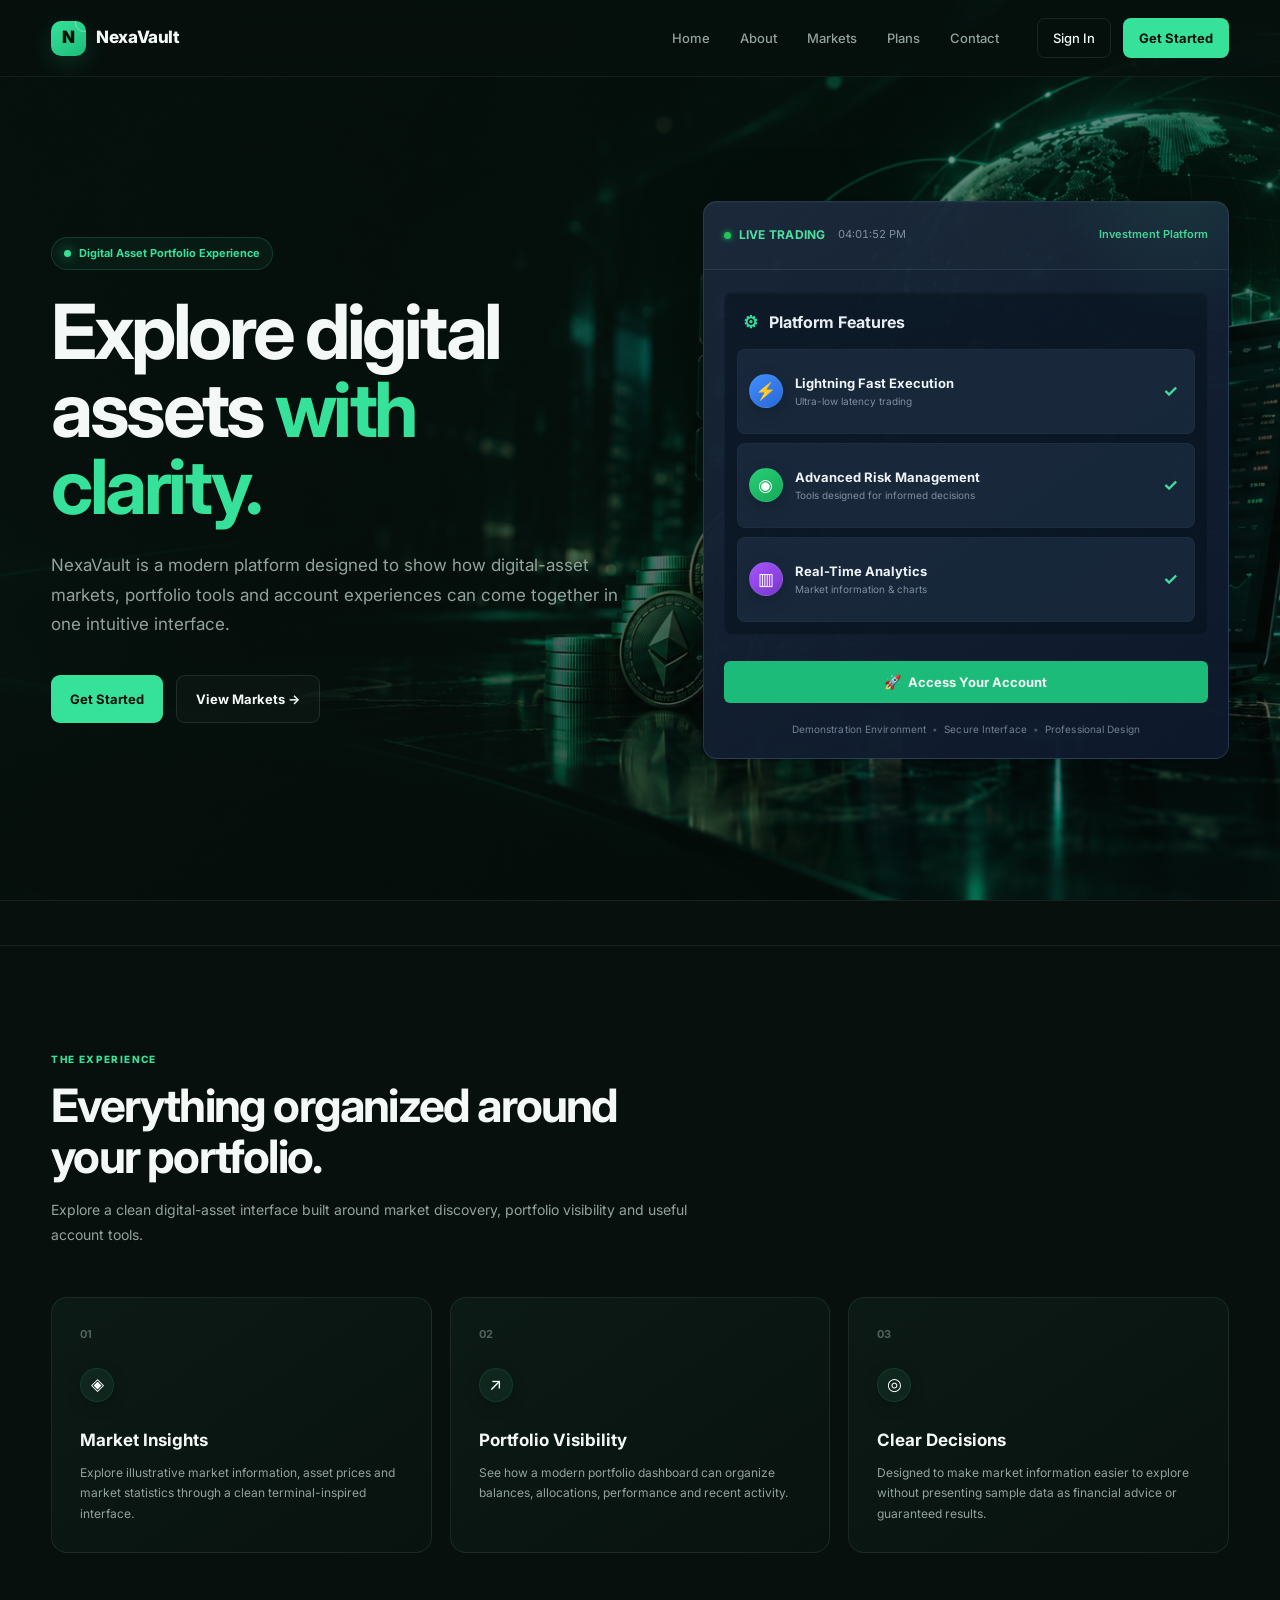
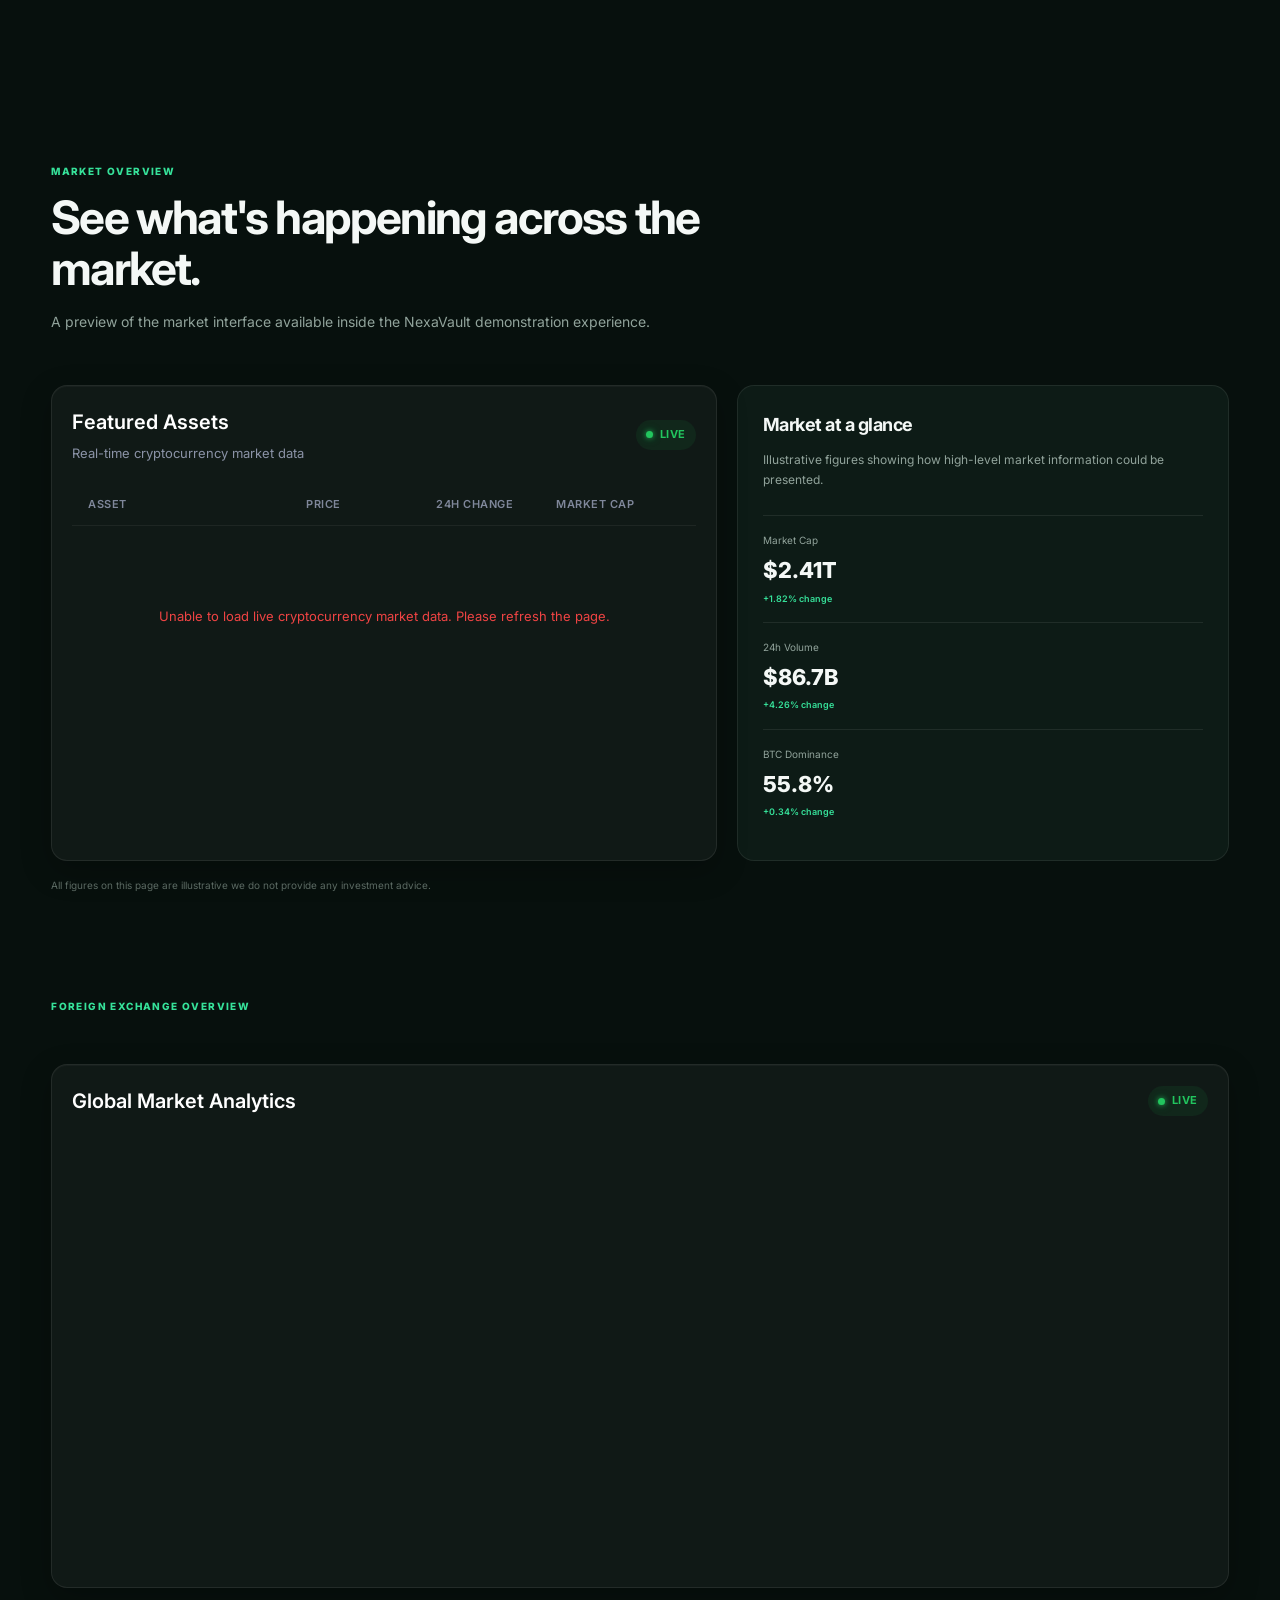
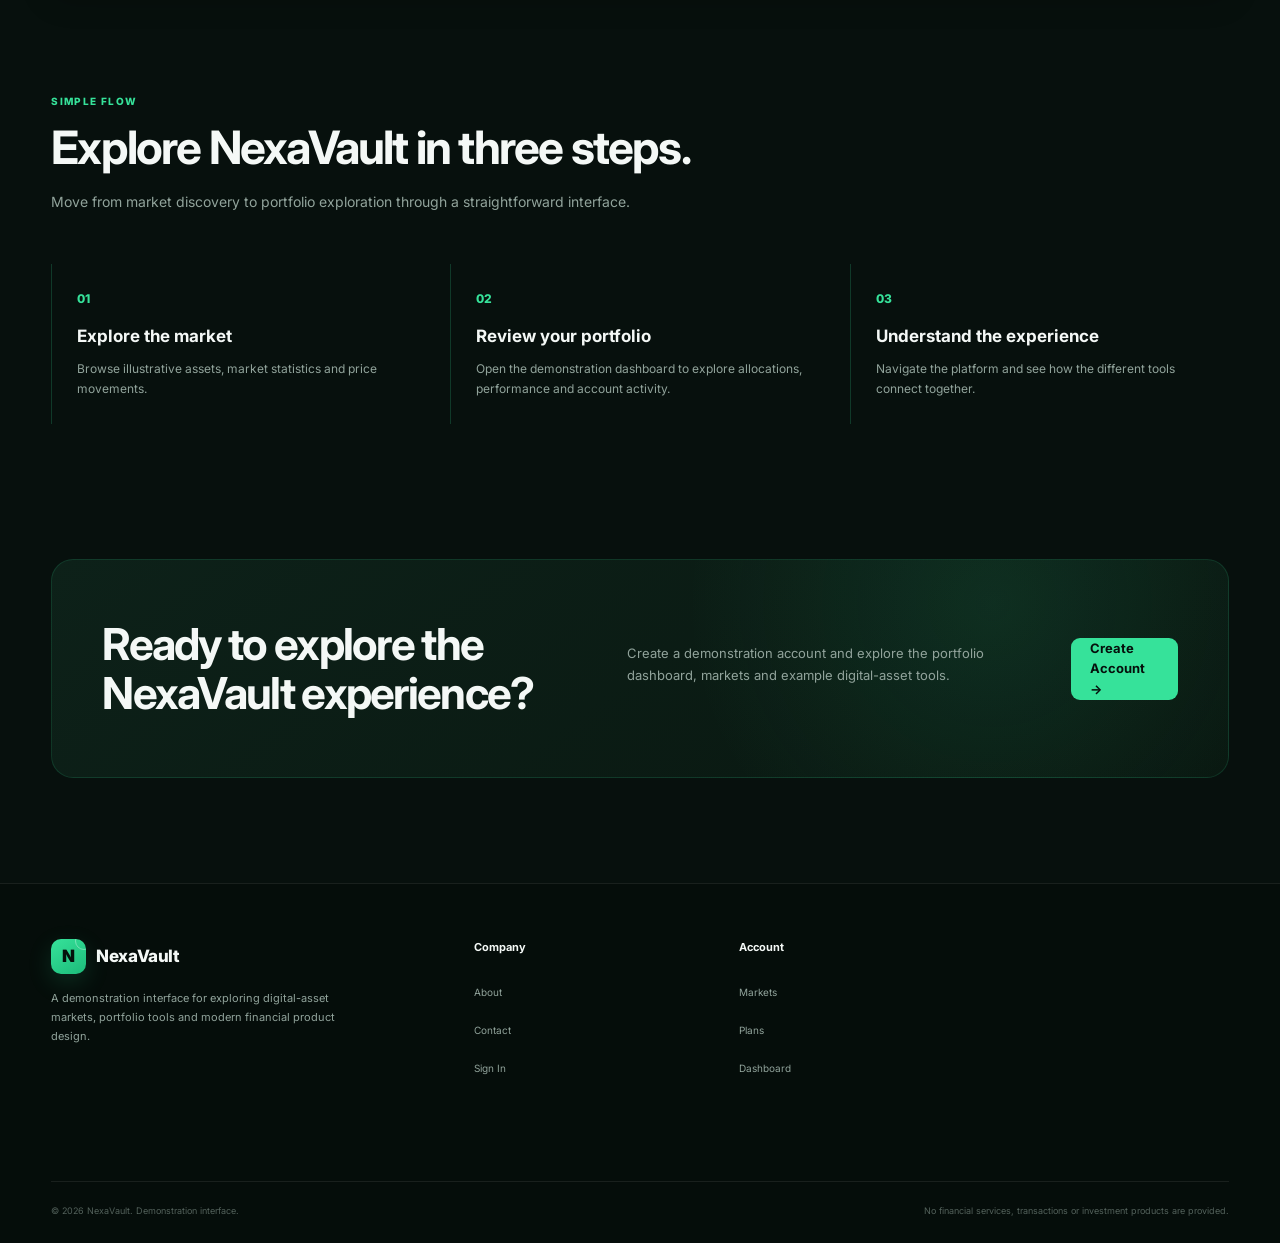
<file: index.html>
<!DOCTYPE html>
<html lang="en">

<head>
    <meta charset="UTF-8">
    <meta name="viewport" content="width=device-width, initial-scale=1.0">

    <title>NexaVault | Explore Digital Assets</title>

    <meta name="description"
        content="NexaVault is a demonstration interface for exploring digital asset markets, portfolio tools and investment workflows.">

    <link rel="preconnect" href="https://fonts.googleapis.com">
    <link rel="preconnect" href="https://fonts.gstatic.com" crossorigin>

    <link href="https://fonts.googleapis.com/css2?family=Inter:wght@400;500;600;700;800&display=swap" rel="stylesheet">

    <link rel="stylesheet" href="css/style.css">


    <style>
        /* =========================================================
           NEXAVAULT HOMEPAGE
           Demonstration interface only.
           Market prices, balances and performance figures shown
           on this page are illustrative and are not live data.
           ========================================================= */


        /* =========================================================
           HEADER
           ========================================================= */




        /* =========================================================
           HERO
           ========================================================= */

        .hero {
            min-height: 100vh;

            position: relative;
            overflow: hidden;

            display: flex;
            align-items: center;

            padding: 150px 0 90px;

            background:
                url("./images/a_darke_futuristic_hero.png") center / cover no-repeat;
        }

        /* Dark overlay over the image */
        .hero::before {
            content: "";
            position: absolute;
            inset: 0;

            background:
                linear-gradient(90deg,
                    rgba(7, 16, 13, 0.82) 0%,
                    rgba(7, 16, 13, 0.68) 40%,
                    rgba(7, 16, 13, 0.45) 70%,
                    rgba(7, 16, 13, 0.55) 100%);

            z-index: 1;
            pointer-events: none;
        }

        /* Keep all hero content above the overlay */
        .hero>* {
            position: relative;
            z-index: 2;
        }


        .hero-container {
            width: min(1180px, 92%);
            margin: auto;

            display: grid;
            grid-template-columns: 1.05fr 0.95fr;

            gap: 70px;

            align-items: center;
        }


        .hero-content {
            position: relative;
            z-index: 2;
        }


        .hero-badge {
            display: inline-flex;
            align-items: center;
            gap: 8px;

            padding: 7px 12px;

            border-radius: 999px;

            border: 1px solid rgba(54, 226, 154, 0.18);

            background: rgba(54, 226, 154, 0.055);

            color: var(--green);

            font-size: 11px;
            font-weight: 700;

            margin-bottom: 23px;
        }


        .hero-dot {
            width: 7px;
            height: 7px;

            border-radius: 50%;

            background: var(--green);

            box-shadow:
                0 0 12px rgba(54, 226, 154, 0.75);
        }


        .hero h1 {
            margin: 0;

            max-width: 700px;

            color: var(--text);

            font-size: clamp(45px, 6vw, 76px);

            line-height: 1.02;

            letter-spacing: -3.5px;
        }


        .hero h1 span {
            color: var(--green);
        }


        .hero-description {
            max-width: 590px;

            margin: 25px 0 0;

            color: var(--muted);

            font-size: 16px;

            line-height: 1.75;
        }


        .hero-actions {
            display: flex;
            align-items: center;
            gap: 13px;

            margin-top: 32px;
        }


        .primary-btn,
        .secondary-btn {
            display: inline-flex;
            align-items: center;
            justify-content: center;

            min-height: 48px;

            padding: 0 19px;

            border-radius: 9px;

            text-decoration: none;

            font-size: 13px;
            font-weight: 700;

            transition: 0.2s ease;
        }


        .primary-btn {
            background: var(--green);
            color: #06100c;
        }


        .primary-btn:hover {
            background: #49eaa5;

            transform: translateY(-1px);

            box-shadow:
                0 12px 30px rgba(54, 226, 154, 0.14);
        }


        .secondary-btn {
            border: 1px solid rgba(255, 255, 255, 0.10);
            color: var(--text);

            background: rgba(255, 255, 255, 0.025);
        }


        .secondary-btn:hover {
            background: rgba(255, 255, 255, 0.05);
        }


        .hero-note {
            margin-top: 19px;

            color: #66766f;

            font-size: 10px;
        }


        /* =========================================================
           HERO PORTFOLIO PREVIEW
           ========================================================= */

        .hero-visual {
            position: relative;
            z-index: 2;
        }


        .portfolio-preview {
            width: 100%;

            padding: 25px;

            border-radius: 22px;

            border: 1px solid rgba(255, 255, 255, 0.09);

            background:
                linear-gradient(145deg,
                    rgba(19, 38, 30, 0.96),
                    rgba(10, 22, 17, 0.96));

            box-shadow:
                0 35px 90px rgba(0, 0, 0, 0.34);

            transform: rotate(1deg);

            transition: 0.3s ease;
        }


        .portfolio-preview:hover {
            transform: rotate(0deg) translateY(-4px);
        }


        .preview-top {
            display: flex;
            align-items: center;
            justify-content: space-between;

            padding-bottom: 20px;

            border-bottom: 1px solid rgba(255, 255, 255, 0.06);
        }


        .preview-label {
            color: var(--muted);

            font-size: 11px;
            font-weight: 600;
        }


        .preview-status {
            padding: 5px 9px;

            border-radius: 999px;

            background: rgba(54, 226, 154, 0.07);

            color: var(--green);

            font-size: 9px;
            font-weight: 700;
        }


        .portfolio-balance {
            padding: 25px 0 20px;
        }


        .balance-label {
            color: var(--muted);

            font-size: 11px;
        }


        .balance-value {
            margin-top: 8px;

            color: var(--text);

            font-size: 34px;
            font-weight: 800;

            letter-spacing: -1.3px;
        }


        .balance-change {
            margin-top: 7px;

            color: var(--green);

            font-size: 11px;
            font-weight: 600;
        }


        .chart {
            position: relative;

            height: 150px;

            margin: 5px 0 22px;

            overflow: hidden;

            border-radius: 10px;

            background:
                linear-gradient(to bottom,
                    rgba(255, 255, 255, 0.025) 1px,
                    transparent 1px);

            background-size: 100% 37px;
        }


        .chart svg {
            width: 100%;
            height: 100%;
        }


        .chart-area {
            fill: rgba(54, 226, 154, 0.05);
        }


        .chart-line {
            fill: none;

            stroke: var(--green);

            stroke-width: 2.5;

            stroke-linecap: round;
            stroke-linejoin: round;
        }


        .asset-preview {
            display: grid;

            grid-template-columns: repeat(3, 1fr);

            gap: 9px;
        }


        .asset-mini {
            padding: 12px;

            border-radius: 10px;

            border: 1px solid rgba(255, 255, 255, 0.06);

            background: rgba(255, 255, 255, 0.025);
        }


        .asset-mini-top {
            display: flex;
            align-items: center;
            justify-content: space-between;
        }


        .asset-symbol {
            color: var(--text);

            font-size: 12px;
            font-weight: 700;
        }


        .asset-percent {
            color: var(--green);

            font-size: 9px;
            font-weight: 600;
        }


        .asset-mini-price {
            margin-top: 8px;

            color: #c5d1cc;

            font-size: 11px;
            font-weight: 600;
        }


        .preview-footer {
            margin-top: 18px;

            padding-top: 15px;

            border-top: 1px solid rgba(255, 255, 255, 0.06);

            display: flex;
            align-items: center;
            justify-content: space-between;
        }


        .preview-footer span {
            color: #66766f;

            font-size: 9px;
        }


        .preview-footer strong {
            color: var(--green);

            font-size: 9px;
        }


        /* =========================================================
           TRUST BAR
           ========================================================= */

        .trust-section {
            border-top: 1px solid var(--border);
            border-bottom: 1px solid var(--border);

            background: var(--bg-light);
        }


        .trust-container {
            width: min(1180px, 92%);
            margin: auto;

            min-height: 90px;

            display: grid;

            grid-template-columns:
                repeat(4, 1fr);
        }


        .trust-item {
            display: flex;
            align-items: center;
            justify-content: center;

            gap: 10px;

            border-right: 1px solid var(--border);
        }


        .trust-item:last-child {
            border-right: none;
        }


        .trust-icon {
            color: var(--green);

            font-size: 17px;
        }


        .trust-text strong {
            display: block;

            color: var(--text);

            font-size: 12px;
        }


        .trust-text span {
            display: block;

            margin-top: 3px;

            color: var(--muted);

            font-size: 9px;
        }


        /* =========================================================
           SECTION
           ========================================================= */

        .home-section {
            padding: 105px 0;
        }


        .section-container {
            width: min(1180px, 92%);
            margin: auto;
        }


        .section-heading {
            max-width: 650px;

            margin-bottom: 50px;
        }


        .section-eyebrow {
            color: var(--green);

            font-size: 10px;
            font-weight: 800;

            text-transform: uppercase;

            letter-spacing: 1.4px;

            margin-bottom: 13px;
        }


        .section-heading h2 {
            margin: 0;

            color: var(--text);

            font-size: clamp(31px, 4vw, 46px);

            line-height: 1.1;

            letter-spacing: -1.8px;
        }


        .section-heading p {
            margin: 17px 0 0;

            color: var(--muted);

            font-size: 14px;

            line-height: 1.75;
        }


        /* =========================================================
           FEATURE CARDS
           ========================================================= */

        .feature-grid {
            display: grid;

            grid-template-columns:
                repeat(3, 1fr);

            gap: 18px;
        }


        .feature-card {
            padding: 28px;

            min-height: 245px;

            border: 1px solid var(--border);

            border-radius: 16px;

            background:
                linear-gradient(145deg,
                    rgba(13, 27, 22, 0.92),
                    rgba(9, 19, 15, 0.92));

            transition: 0.25s ease;
        }


        .feature-card:hover {
            transform: translateY(-5px);

            border-color:
                rgba(54, 226, 154, 0.18);

            background: var(--card-hover);
        }


        .feature-number {
            color: #52625b;

            font-size: 11px;
            font-weight: 700;
        }


        .feature-icon {
            width: 44px;
            height: 44px;

            margin-top: 24px;

            border-radius: 12px;

            display: flex;
            align-items: center;
            justify-content: center;

            color: var(--green);

            background:
                rgba(54, 226, 154, 0.07);

            border:
                1px solid rgba(54, 226, 154, 0.11);

            font-size: 18px;
        }


        .feature-card h3 {
            margin: 18px 0 9px;

            color: var(--text);

            font-size: 17px;
        }


        .feature-card p {
            margin: 0;

            color: var(--muted);

            font-size: 12px;

            line-height: 1.7;
        }


        /* =========================================================
           MARKETS SECTION
           ========================================================= */

        .market-preview {
            display: grid;

            grid-template-columns:
                1.15fr 0.85fr;

            gap: 20px;
        }


        .market-table-card,
        .market-side-card {
            border: 1px solid var(--border);

            border-radius: 17px;

            background: var(--card);

            overflow: hidden;
        }


        .market-card-header {
            padding: 20px 22px;

            display: flex;
            align-items: center;
            justify-content: space-between;

            border-bottom: 1px solid var(--border);
        }


        .market-card-header h3 {
            margin: 0;

            color: var(--text);

            font-size: 15px;
        }


        .market-card-header a {
            color: var(--green);

            text-decoration: none;

            font-size: 10px;
            font-weight: 700;
        }


        .market-row {
            display: grid;

            grid-template-columns:
                1.6fr 1fr 0.8fr;

            align-items: center;

            padding: 16px 22px;

            border-bottom: 1px solid rgba(255, 255, 255, 0.045);
        }


        .market-row:last-child {
            border-bottom: none;
        }


        .coin {
            display: flex;
            align-items: center;
            gap: 11px;
        }


        .coin-icon {
            width: 32px;
            height: 32px;

            border-radius: 50%;

            display: flex;
            align-items: center;
            justify-content: center;

            background: rgba(255, 255, 255, 0.06);

            color: var(--text);

            font-size: 10px;
            font-weight: 800;
        }


        .coin-name strong {
            display: block;

            color: var(--text);

            font-size: 11px;
        }


        .coin-name span {
            display: block;

            margin-top: 2px;

            color: var(--muted);

            font-size: 9px;
        }


        .coin-price {
            color: #dce6e1;

            font-size: 11px;
            font-weight: 600;
        }


        .coin-change {
            color: var(--green);

            text-align: right;

            font-size: 10px;
            font-weight: 700;
        }


        .coin-change.down {
            color: #e58a8a;
        }


        /* Side market card */

        .market-side-content {
            padding: 25px;
        }


        .market-side-content h3 {
            margin: 0;

            color: var(--text);

            font-size: 18px;

            letter-spacing: -0.5px;
        }


        .market-side-content>p {
            margin: 10px 0 25px;

            color: var(--muted);

            font-size: 12px;

            line-height: 1.7;
        }


        .market-stat {
            padding: 16px 0;

            border-top: 1px solid var(--border);
        }


        .market-stat-label {
            color: var(--muted);

            font-size: 10px;
        }


        .market-stat-value {
            margin-top: 5px;

            color: var(--text);

            font-size: 22px;
            font-weight: 800;
        }


        .market-stat-change {
            margin-top: 3px;

            color: var(--green);

            font-size: 9px;
            font-weight: 600;
        }


        /* =========================================================
           HOW IT WORKS
           ========================================================= */

        .steps {
            display: grid;

            grid-template-columns:
                repeat(3, 1fr);

            gap: 20px;
        }


        .step {
            position: relative;

            padding: 25px;

            border-left:
                1px solid rgba(54, 226, 154, 0.20);
        }


        .step-number {
            color: var(--green);

            font-size: 12px;
            font-weight: 800;
        }


        .step h3 {
            margin: 15px 0 8px;

            color: var(--text);

            font-size: 17px;
        }


        .step p {
            margin: 0;

            color: var(--muted);

            font-size: 12px;

            line-height: 1.7;
        }


        /* =========================================================
           CTA
           ========================================================= */

        .cta-section {
            padding: 30px 0 105px;
        }


        .cta-box {
            position: relative;

            overflow: hidden;

            padding: 60px 50px;

            border-radius: 22px;

            border:
                1px solid rgba(54, 226, 154, 0.14);

            background:
                radial-gradient(circle at 80% 20%,
                    rgba(54, 226, 154, 0.10),
                    transparent 32%),
                linear-gradient(145deg,
                    #0d2119,
                    #091710);
        }


        .cta-box h2 {
            max-width: 650px;

            margin: 0;

            color: var(--text);

            font-size: clamp(30px, 4vw, 44px);

            line-height: 1.1;

            letter-spacing: -1.7px;
        }


        .cta-box p {
            max-width: 600px;

            margin: 15px 0 25px;

            color: var(--muted);

            font-size: 13px;

            line-height: 1.7;
        }


        /* =========================================================
           FOOTER
           ========================================================= */

        /* .footer {
            border-top: 1px solid var(--border);

            background: #050d0a;

            padding: 55px 0 25px;
        }


        .footer-container {
            width: min(1180px, 92%);
            margin: auto;
        }


        .footer-grid {
            display: grid;

            grid-template-columns:
                1.7fr 1fr 1fr 1fr;

            gap: 40px;

            padding-bottom: 45px;
        }

        @media (max-width: 768px) {
            .footer-grid {
                grid-template-columns: repeat(2, 1fr);
                gap: 30px 20px;
            }
        }

        @media (max-width: 480px) {
            .footer-grid {
                grid-template-columns: 1fr 1fr;
            }
        }


        .footer-brand p {
            max-width: 300px;

            margin: 15px 0 0;

            color: var(--muted);

            font-size: 11px;

            line-height: 1.7;
        }


        .footer-column h4 {
            margin: 0 0 15px;

            color: var(--text);

            font-size: 11px;
        }


        .footer-column a {
            display: block;

            margin-bottom: 10px;

            color: var(--muted);

            text-decoration: none;

            font-size: 10px;
        }


        .footer-column a:hover {
            color: var(--green);
        }


        .footer-bottom {
            padding-top: 22px;

            border-top: 1px solid var(--border);

            display: flex;

            align-items: center;
            justify-content: space-between;

            gap: 20px;

            color: #53615b;

            font-size: 9px;
        } */


        /* =========================================================
           RESPONSIVE
           ========================================================= */

        @media (max-width: 950px) {

            .nav {
                gap: 18px;
            }


            .hero-container {
                grid-template-columns: 1fr;

                gap: 55px;
            }


            .hero-content {
                text-align: center;
            }


            .hero-description {
                margin-left: auto;
                margin-right: auto;
            }


            .hero-actions {
                justify-content: center;
            }


            .hero-note {
                text-align: center;
            }


            .hero-visual {
                max-width: 620px;

                margin: auto;
            }


            .market-preview {
                grid-template-columns: 1fr;
            }

        }


        @media (max-width: 760px) {

            .header-inner {
                height: 68px;
            }


            .menu-toggle {
                display: block;
            }


            .nav {
                position: absolute;

                top: 68px;
                left: 0;

                width: 100%;

                display: none;

                flex-direction: column;
                align-items: stretch;

                gap: 0;

                padding: 15px 5% 22px;

                border-bottom: 1px solid var(--border);

                background:
                    rgba(7, 16, 13, 0.98);

                backdrop-filter: blur(18px);
            }


            .nav.show {
                display: flex;
            }


            .nav a {
                padding: 12px 0;

                border-bottom:
                    1px solid rgba(255, 255, 255, 0.04);
            }


            .nav-actions {
                display: grid;

                grid-template-columns: 1fr 1fr;

                margin: 10px 0 0;

                gap: 10px;
            }


            .nav-login,
            .nav-register {
                text-align: center;
            }


            .trust-container {
                grid-template-columns: repeat(2, 1fr);
            }


            .trust-item {
                min-height: 75px;

                border-bottom:
                    1px solid var(--border);
            }


            .trust-item:nth-child(2) {
                border-right: none;
            }


            .trust-item:nth-child(3),
            .trust-item:nth-child(4) {
                border-bottom: none;
            }


            .feature-grid,
            .steps {
                grid-template-columns: 1fr;
            }




        }


        @media (max-width: 560px) {

            .hero {
                padding-top: 125px;
            }


            .hero h1 {
                font-size: 43px;

                letter-spacing: -2.2px;
            }


            .hero-description {
                font-size: 14px;
            }


            .hero-actions {
                flex-direction: column;

                align-items: stretch;
            }


            .primary-btn,
            .secondary-btn {
                width: 100%;
            }


            .portfolio-preview {
                padding: 18px;

                transform: none;
            }


            .balance-value {
                font-size: 29px;
            }


            .asset-preview {
                grid-template-columns: 1fr;
            }


            .asset-mini {
                display: flex;

                align-items: center;
                justify-content: space-between;
            }


            .asset-mini-price {
                margin-top: 0;
            }


            .market-row {
                grid-template-columns:
                    1.5fr 1fr;

                gap: 10px;
            }


            .market-row .coin-change {
                display: none;
            }


            .cta-box {
                padding: 38px 25px;
            }





            /* .footer-bottom {
                flex-direction: column;

                align-items: flex-start;
            } */

        }
    </style>

</head>


<body class="page-enter">

    <script>
        async function loadPrices() {
            try {
                const res = await fetch(
                    "https://api.coingecko.com/api/v3/simple/price?ids=bitcoin,ethereum,tether,binancecoin,solana,ripple,cardano,dogecoin,polygon,litecoin&vs_currencies=usd&include_24hr_change=true"
                );
                const data = await res.json();

                function format(price, change) {
                    const color = change >= 0 ? "lime" : "red";
                    return `$${price.toLocaleString()} <span style="color:${color}">(${change.toFixed(2)}%)</span>`;
                }

                document.getElementById("btcPrice").innerHTML = format(data.bitcoin.usd, data.bitcoin.usd_24h_change);
                document.getElementById("ethPrice").innerHTML = format(data.ethereum.usd, data.ethereum.usd_24h_change);
                document.getElementById("usdtPrice").innerHTML = format(data.tether.usd, data.tether.usd_24h_change);
                document.getElementById("bnbPrice").innerHTML = format(data.binancecoin.usd, data.binancecoin.usd_24h_change);
                document.getElementById("solPrice").innerHTML = format(data.solana.usd, data.solana.usd_24h_change);
                document.getElementById("xrpPrice").innerHTML = format(data.ripple.usd, data.ripple.usd_24h_change);
                document.getElementById("adaPrice").innerHTML = format(data.cardano.usd, data.cardano.usd_24h_change);
                document.getElementById("dogePrice").innerHTML = format(data.dogecoin.usd, data.dogecoin.usd_24h_change);
                document.getElementById("ltcPrice").innerHTML = format(data.litecoin.usd, data.litecoin.usd_24h_change);

            } catch (err) {
                console.error("Price error:", err);
            }
        }

        loadPrices();
        setInterval(loadPrices, 10000);
    </script>


    <!-- =========================================================
         HEADER
         ========================================================= -->

    <header class="header">

        <div class="header-inner">

            <a href="index.html" class="logo">

                <span class="logo-mark">N</span>

                <span>NexaVault</span>

            </a>


            <button class="menu-toggle" id="menuToggle" aria-label="Open navigation">
                ☰
            </button>


            <nav class="nav">

                <a href="index.html">
                    Home
                </a>

                <a href="about.html">
                    About
                </a>

                <a href="markets.html">
                    Markets
                </a>

                <a href="plans.html">
                    Plans
                </a>

                <a href="contact.html">
                    Contact
                </a>


                <div class="nav-actions">

                    <a href="login.html" class="nav-login">
                        Sign In
                    </a>

                    <a href="register.html" class="nav-register">
                        Get Started
                    </a>

                </div>

            </nav>

        </div>

    </header>




    <!-- =========================================================
         HERO
         ========================================================= -->

    <section class="hero">

        <div class="hero-container">


            <div class="hero-content">

                <div class="hero-badge">

                    <span class="hero-dot"></span>

                    Digital Asset Portfolio Experience

                </div>


                <h1>

                    Explore digital assets
                    <span>with clarity.</span>

                </h1>


                <p class="hero-description">

                    NexaVault is a modern platform
                    designed to show how digital-asset markets,
                    portfolio tools and account experiences can
                    come together in one intuitive interface.

                </p>


                <div class="hero-actions">

                    <a href="index.html" class="primary-btn">
                        Get Started
                    </a>


                    <a href="markets.html" class="secondary-btn">
                        View Markets →
                    </a>

                </div>


                <!-- <p class="hero-note">

                    Crypto-asset Environment · Market data and
                    portfolio figures are illustrative.

                </p> -->

            </div>



            <!-- PORTFOLIO PREVIEW -->

            <div class="hero-visual">

                <div class="platform-preview">

                    <!-- TOP BAR -->
                    <div class="platform-top">

                        <div class="platform-live">
                            <span class="live-dot"></span>
                            LIVE TRADING
                        </div>

                        <div class="platform-time" id="platformTime">
                            03:30:46 AM
                        </div>

                        <div class="platform-label">
                            Investment Platform
                        </div>

                    </div>


                    <!-- FEATURES PANEL -->
                    <div class="platform-features">

                        <div class="features-heading">

                            <span class="features-heading-icon">
                                ⚙
                            </span>

                            <span>
                                Platform Features
                            </span>

                        </div>


                        <!-- FEATURE 1 -->
                        <div class="platform-feature">

                            <div class="feature-icon feature-blue">
                                <span>⚡</span>
                            </div>

                            <div class="feature-content">

                                <div class="feature-title">
                                    Lightning Fast Execution
                                </div>

                                <div class="feature-description">
                                    Ultra-low latency trading
                                </div>

                            </div>

                            <div class="feature-check">
                                ✓
                            </div>

                        </div>


                        <!-- FEATURE 2 -->
                        <div class="platform-feature">

                            <div class="feature-icon feature-green">
                                <span>◉</span>
                            </div>

                            <div class="feature-content">

                                <div class="feature-title">
                                    Advanced Risk Management
                                </div>

                                <div class="feature-description">
                                    Tools designed for informed decisions
                                </div>

                            </div>

                            <div class="feature-check">
                                ✓
                            </div>

                        </div>


                        <!-- FEATURE 3 -->
                        <div class="platform-feature">

                            <div class="feature-icon feature-purple">
                                <span>▥</span>
                            </div>

                            <div class="feature-content">

                                <div class="feature-title">
                                    Real-Time Analytics
                                </div>

                                <div class="feature-description">
                                    Market information &amp; charts
                                </div>

                            </div>

                            <div class="feature-check">
                                ✓
                            </div>

                        </div>

                    </div>


                    <!-- ACTION BUTTONS -->
                    <div class="platform-actions">

                        <!-- <a href="register.html" class="platform-btn">
                            <span class="btn-icon"></span>
                            Start Exploring Today
                        </a> -->


                        <a href="login.html" class="platform-btn ">
                            <span class="btn-icon">🚀</span>
                            Access Your Account
                        </a>

                    </div>


                    <!-- FOOTER -->
                    <div class="platform-footer">

                        <span>Demonstration Environment</span>

                        <span class="footer-separator">•</span>

                        <span>Secure Interface</span>

                        <span class="footer-separator">•</span>

                        <span>Professional Design</span>

                    </div>

                </div>

            </div>

            <style>
                /* =========================================================
   NEXAVAULT HERO PLATFORM PREVIEW
========================================================= */

                .platform-preview {
                    width: 100%;
                    max-width: 560px;
                    margin-left: auto;

                    padding: 0;

                    background:
                        linear-gradient(145deg,
                            rgba(25, 39, 58, 0.96),
                            rgba(13, 25, 42, 0.98));

                    border: 1px solid rgba(112, 149, 190, 0.22);

                    border-radius: 14px;

                    box-shadow:
                        0 25px 70px rgba(0, 0, 0, 0.35),
                        inset 0 1px 0 rgba(255, 255, 255, 0.025);

                    overflow: hidden;

                    position: relative;
                }


                /* subtle inner glow */

                .platform-preview::before {
                    content: "";

                    position: absolute;

                    width: 280px;
                    height: 280px;

                    top: -160px;
                    right: -100px;

                    background:
                        radial-gradient(circle,
                            rgba(54, 226, 154, 0.09),
                            transparent 70%);

                    pointer-events: none;
                }


                /* =========================================================
   TOP BAR
========================================================= */

                .platform-top {
                    height: 68px;

                    display: grid;

                    grid-template-columns:
                        auto 1fr auto;

                    align-items: center;

                    gap: 12px;

                    padding: 0 20px;

                    border-bottom:
                        1px solid rgba(125, 159, 195, 0.16);

                    background:
                        rgba(255, 255, 255, 0.012);
                }


                .platform-live {
                    display: flex;

                    align-items: center;

                    gap: 8px;

                    color: #4be0a0;

                    font-size: 12px;

                    font-weight: 700;

                    letter-spacing: 0.02em;

                    white-space: nowrap;
                }


                .live-dot {
                    width: 9px;
                    height: 9px;

                    border-radius: 50%;

                    background: #35d995;

                    box-shadow:
                        0 0 0 4px rgba(53, 217, 149, 0.08),
                        0 0 14px rgba(53, 217, 149, 0.4);
                }


                .platform-time {
                    color: #7f8fa4;

                    font-size: 11px;

                    /* text-align: center; */

                    font-variant-numeric: tabular-nums;
                }


                .platform-label {
                    color: #45d49a;

                    font-size: 11px;

                    font-weight: 600;

                    white-space: nowrap;
                }


                /* =========================================================
   FEATURES CONTAINER
========================================================= */

                .platform-features {
                    margin: 22px 20px 0;

                    padding: 17px 12px 12px;

                    background:
                        rgba(6, 15, 27, 0.48);

                    border-radius: 8px;

                    border:
                        1px solid rgba(255, 255, 255, 0.025);

                    box-shadow:
                        inset 0 1px 0 rgba(255, 255, 255, 0.018);
                }


                /* =========================================================
   FEATURE HEADING
========================================================= */

                .features-heading {
                    display: flex;

                    align-items: center;

                    gap: 8px;

                    padding: 0 3px 14px;

                    color: #e8edf3;

                    font-size: 16px;

                    font-weight: 700;
                }


                .features-heading-icon {
                    display: inline-flex;

                    align-items: center;

                    justify-content: center;

                    color: #32d998;

                    font-size: 17px;

                    width: 21px;

                    height: 21px;
                }


                /* =========================================================
   FEATURE ROW
========================================================= */

                .platform-feature {
                    min-height: 64px;

                    display: flex;

                    align-items: center;

                    gap: 12px;

                    padding: 0px 11px;

                    margin-bottom: 9px;

                    background:
                        rgba(30, 46, 67, 0.72);

                    border:
                        1px solid rgba(255, 255, 255, 0.025);

                    border-radius: 8px;

                    transition:
                        transform 0.2s ease,
                        background 0.2s ease,
                        border-color 0.2s ease;
                }


                .platform-feature:last-child {
                    margin-bottom: 0;
                }


                .platform-feature:hover {
                    transform: translateX(3px);

                    background:
                        rgba(37, 55, 79, 0.82);

                    border-color:
                        rgba(54, 226, 154, 0.12);
                }


                /* =========================================================
   FEATURE ICON
========================================================= */

                .feature-icon {
                    width: 34px;
                    height: 34px;

                    min-width: 34px;

                    display: flex;

                    align-items: center;

                    justify-content: center;

                    border-radius: 50%;

                    color: #ffffff;

                    font-size: 17px;

                    box-shadow:
                        0 5px 16px rgba(0, 0, 0, 0.18);
                }


                .feature-blue {
                    background:
                        linear-gradient(145deg,
                            #438dff,
                            #2768d8);
                }


                .feature-green {
                    background:
                        linear-gradient(145deg,
                            #27cf73,
                            #16a85a);
                }


                .feature-purple {
                    background:
                        linear-gradient(145deg,
                            #a954ff,
                            #7736c9);
                }


                /* =========================================================
   FEATURE TEXT
========================================================= */

                .feature-content {
                    flex: 1;

                    min-width: 0;
                }


                .feature-title {
                    color: #eef3f7;

                    font-size: 13px;

                    font-weight: 700;

                    line-height: 1.35;
                }


                .feature-description {
                    margin-top: 2px;

                    color: #7f8fa2;

                    font-size: 10px;

                    line-height: 1.4;
                }


                /* =========================================================
   CHECKMARK
========================================================= */

                .feature-check {
                    width: 24px;

                    color: #45dba0;

                    font-size: 17px;

                    font-weight: 700;

                    text-align: center;
                }


                /* =========================================================
   ACTION BUTTONS
========================================================= */

                .platform-actions {
                    display: flex;

                    flex-direction: column;

                    gap: 10px;

                    margin: 26px 20px 0;
                }


                .platform-btn {
                    min-height: 42px;

                    display: flex;

                    background-color: #1dbb7a;

                    align-items: center;

                    justify-content: center;

                    gap: 7px;

                    padding: 10px 18px;

                    border-radius: 6px;

                    text-decoration: none;

                    font-size: 13px;

                    font-weight: 700;

                    transition:
                        transform 0.2s ease,
                        box-shadow 0.2s ease,
                        background 0.2s ease;
                }


                .platform-btn:hover {
                    transform: translateY(-2px);
                }


                .platform-btn-primary {
                    color: #ffffff;

                    background:
                        linear-gradient(135deg,
                            #2869e8,
                            #245bd0);

                    box-shadow:
                        0 8px 24px rgba(35, 93, 218, 0.22);
                }


                .platform-btn-primary:hover {
                    background:
                        linear-gradient(135deg,
                            #3475ef,
                            #2864dd);

                    box-shadow:
                        0 12px 28px rgba(35, 93, 218, 0.30);
                }


                .platform-btn-secondary {
                    color: #eef2f7;

                    background:
                        rgba(74, 91, 116, 0.62);

                    border:
                        1px solid rgba(255, 255, 255, 0.035);
                }


                .platform-btn-secondary:hover {
                    background:
                        rgba(86, 104, 131, 0.72);
                }


                .btn-icon {
                    font-size: 14px;
                }


                /* =========================================================
   FOOTER
========================================================= */

                .platform-footer {
                    display: flex;

                    justify-content: center;

                    align-items: center;

                    flex-wrap: wrap;

                    gap: 6px;

                    padding: 18px 20px 21px;

                    color: #718095;

                    font-size: 10px;

                    text-align: center;

                    letter-spacing: 0.01em;
                }


                .footer-separator {
                    color: #465569;
                }


                /* =========================================================
   MOBILE
========================================================= */

                @media (max-width: 900px) {

                    .platform-preview {
                        max-width: 100%;

                        margin: 35px auto 0;
                    }

                }


                @media (max-width: 600px) {

                    .platform-top {
                        height: 62px;

                        padding: 0 15px;

                        grid-template-columns:
                            auto 1fr auto;
                    }


                    .platform-live {
                        font-size: 10px;
                    }


                    .platform-time {
                        font-size: 9px;
                    }


                    .platform-label {
                        font-size: 9px;
                    }


                    .platform-features {
                        margin: 16px 14px 0;

                        padding: 14px 9px 9px;
                    }


                    .features-heading {
                        font-size: 14px;

                        padding-bottom: 11px;
                    }


                    .platform-feature {
                        min-height: 60px;

                        padding: 8px;

                        gap: 9px;
                    }


                    .feature-icon {
                        width: 31px;
                        height: 31px;

                        min-width: 31px;

                        font-size: 15px;
                    }


                    .feature-title {
                        font-size: 12px;
                    }


                    .feature-description {
                        font-size: 9px;
                    }


                    .feature-check {
                        font-size: 15px;
                    }


                    .platform-actions {
                        margin: 20px 14px 0;
                    }


                    .platform-btn {
                        min-height: 44px;

                        font-size: 12px;
                    }


                    .platform-footer {
                        padding:
                            15px 14px 18px;

                        font-size: 9px;
                    }

                }
            </style>

        </div>

    </section>



    <!-- =========================================================
         TRUST / FEATURE BAR
         ========================================================= -->



    <!-- Market Ticker -->
    <div class="market-ticker">

        <div class="tradingview-widget-container">

            <iframe scrolling="no" allowtransparency="true" frameborder="0"
                src="https://www.tradingview-widget.com/embed-widget/ticker-tape/?locale=en#%7B%22symbols%22%3A%5B%7B%22proName%22%3A%22FOREXCOM%3ASPXUSD%22%2C%22title%22%3A%22S%26P%20500%22%7D%2C%7B%22proName%22%3A%22FOREXCOM%3ANSXUSD%22%2C%22title%22%3A%22Nasdaq%20100%22%7D%2C%7B%22proName%22%3A%22FX_IDC%3AEURUSD%22%2C%22title%22%3A%22EUR%2FUSD%22%7D%2C%7B%22proName%22%3A%22BITSTAMP%3ABTCUSD%22%2C%22title%22%3A%22BTC%2FUSD%22%7D%2C%7B%22proName%22%3A%22BITSTAMP%3AETHUSD%22%2C%22title%22%3A%22ETH%2FUSD%22%7D%5D%2C%22showSymbolLogo%22%3Atrue%2C%22colorTheme%22%3A%22dark%22%2C%22isTransparent%22%3Afalse%2C%22displayMode%22%3A%22regular%22%2C%22width%22%3A%22100%25%22%2C%22height%22%3A46%2C%22utm_source%22%3A%22tradingview.com%22%2C%22utm_medium%22%3A%22widget%22%2C%22utm_campaign%22%3A%22ticker-tape%22%2C%22page-uri%22%3A%22tradingview.com%2F%22%7D"
                title="TradingView ticker tape" lang="en">
            </iframe>

        </div>

    </div>

    <style>
        /* =========================================================
   MARKET TICKER
========================================================= */

        .market-ticker {
            width: 100%;
            height: 46px;
            overflow: hidden;
            border-top: 1px solid rgba(255, 255, 255, 0.08);
            border-bottom: 1px solid rgba(255, 255, 255, 0.08);
            background: transparent;
        }

        .market-ticker .tradingview-widget-container {
            width: 100%;
            height: 46px;
            overflow: hidden;
        }

        .market-ticker iframe {
            display: block;
            width: 100%;
            height: 46px;
            border: 0;
        }


        /* Mobile */

        @media (max-width: 768px) {

            .market-ticker {
                height: 46px;
            }

            .market-ticker .tradingview-widget-container {
                height: 46px;
            }

            .market-ticker iframe {
                height: 46px;
            }

        }
    </style>



    <!-- =========================================================
         FEATURES
         ========================================================= -->

    <section class="home-section">

        <div class="section-container">


            <div class="section-heading">

                <div class="section-eyebrow">
                    The Experience
                </div>

                <h2>
                    Everything organized around your portfolio.
                </h2>

                <p>
                    Explore a clean digital-asset interface built
                    around market discovery, portfolio visibility
                    and useful account tools.
                </p>

            </div>


            <div class="feature-grid">


                <article class="feature-card">

                    <div class="feature-number">
                        01
                    </div>

                    <div class="feature-icon">
                        ◈
                    </div>

                    <h3>
                        Market Insights
                    </h3>

                    <p>
                        Explore illustrative market information,
                        asset prices and market statistics through
                        a clean terminal-inspired interface.
                    </p>

                </article>


                <article class="feature-card">

                    <div class="feature-number">
                        02
                    </div>

                    <div class="feature-icon">
                        ↗
                    </div>

                    <h3>
                        Portfolio Visibility
                    </h3>

                    <p>
                        See how a modern portfolio dashboard can
                        organize balances, allocations, performance
                        and recent activity.
                    </p>

                </article>


                <article class="feature-card">

                    <div class="feature-number">
                        03
                    </div>

                    <div class="feature-icon">
                        ◎
                    </div>

                    <h3>
                        Clear Decisions
                    </h3>

                    <p>
                        Designed to make market information easier
                        to explore without presenting sample data
                        as financial advice or guaranteed results.
                    </p>

                </article>

            </div>

        </div>

    </section>


    <!-- =========================================================
         MARKET PREVIEW
         ========================================================= -->

    <section class="home-section">

        <div class="section-container">


            <div class="section-heading">

                <div class="section-eyebrow">
                    Market Overview
                </div>

                <h2>
                    See what's happening across the market.
                </h2>

                <p>
                    A preview of the market interface available
                    inside the NexaVault demonstration experience.
                </p>

            </div>


            <div class="market-preview">


                <!-- MARKET TABLE -->

                <!-- LIVE CRYPTO MARKET OVERVIEW -->
                <div class="crypto-market-card">

                    <div class="crypto-market-header">

                        <div>
                            <h3>Featured Assets</h3>
                            <p>Real-time cryptocurrency market data</p>
                        </div>

                        <div class="live-indicator">
                            <span class="live-dot"></span>
                            LIVE
                        </div>

                    </div>


                    <!-- Market table -->

                    <div class="crypto-table-wrapper">

                        <div class="crypto-table-head">
                            <div>Asset</div>
                            <div>Price</div>
                            <div>24h Change</div>
                            <div>Market Cap</div>
                        </div>

                        <div id="crypto-market-list">

                            <!-- Loading state -->

                            <div class="crypto-loading">
                                <div class="crypto-spinner"></div>
                                <span>Loading live market data...</span>
                            </div>

                        </div>

                    </div>

                </div>

                <style>
                    /* ==========================================
   LIVE CRYPTO MARKET
========================================== */

                    .crypto-market-card {
                        width: 100%;
                        padding: 20px;

                        background: rgba(255, 255, 255, 0.04);

                        backdrop-filter: blur(20px);
                        -webkit-backdrop-filter: blur(20px);

                        border: 1px solid rgba(255, 255, 255, 0.08);

                        border-radius: 16px;

                        box-shadow:
                            0 10px 30px rgba(0, 0, 0, 0.25),
                            inset 0 1px 0 rgba(255, 255, 255, 0.03);

                        overflow: hidden;
                    }


                    /* ==========================================
   HEADER
========================================== */

                    .crypto-market-header {
                        display: flex;

                        align-items: center;
                        justify-content: space-between;

                        gap: 20px;

                        margin-bottom: 20px;
                    }


                    .crypto-market-header h3 {
                        margin: 0;

                        color: #ffffff;

                        font-size: 20px;
                        font-weight: 600;
                    }


                    .crypto-market-header p {
                        margin: 5px 0 0;

                        color: #8b93a7;

                        font-size: 13px;
                    }


                    /* ==========================================
   LIVE INDICATOR
========================================== */

                    .live-indicator {
                        display: flex;

                        align-items: center;

                        gap: 7px;

                        padding: 6px 10px;

                        border-radius: 20px;

                        background: rgba(34, 197, 94, 0.08);

                        color: #22c55e;

                        font-size: 11px;

                        font-weight: 700;

                        letter-spacing: 0.5px;
                    }


                    .live-dot {
                        width: 7px;
                        height: 7px;

                        border-radius: 50%;

                        background: #22c55e;

                        box-shadow:
                            0 0 5px rgba(34, 197, 94, 0.7),
                            0 0 10px rgba(34, 197, 94, 0.4);

                        animation: cryptoLivePulse 1.8s infinite;
                    }


                    @keyframes cryptoLivePulse {

                        0% {
                            opacity: 1;
                            transform: scale(1);
                        }

                        50% {
                            opacity: 0.4;
                            transform: scale(0.75);
                        }

                        100% {
                            opacity: 1;
                            transform: scale(1);
                        }

                    }


                    /* ==========================================
   TABLE
========================================== */

                    .crypto-table-wrapper {
                        width: 100%;

                        overflow-x: auto;
                    }


                    .crypto-table-head {

                        display: grid;

                        grid-template-columns:
                            minmax(200px, 2fr) minmax(130px, 1fr) minmax(120px, 1fr) minmax(150px, 1fr);

                        align-items: center;

                        padding: 12px 16px;

                        border-bottom: 1px solid rgba(255, 255, 255, 0.06);

                        color: #7f879a;

                        font-size: 11px;

                        font-weight: 600;

                        text-transform: uppercase;

                        letter-spacing: 0.5px;

                        min-width: 650px;
                    }


                    /* ==========================================
   COIN ROW
========================================== */

                    .crypto-row {

                        display: grid;

                        grid-template-columns:
                            minmax(200px, 2fr) minmax(130px, 1fr) minmax(120px, 1fr) minmax(150px, 1fr);

                        align-items: center;

                        padding: 15px 16px;

                        min-width: 650px;

                        border-bottom: 1px solid rgba(255, 255, 255, 0.04);

                        transition:
                            background 0.2s ease,
                            transform 0.2s ease;
                    }


                    .crypto-row:hover {

                        background: rgba(255, 255, 255, 0.035);

                    }


                    /* ==========================================
   COIN INFORMATION
========================================== */

                    .crypto-asset {

                        display: flex;

                        align-items: center;

                        gap: 12px;
                    }


                    .crypto-logo {

                        width: 38px;
                        height: 38px;

                        border-radius: 50%;

                        object-fit: cover;

                        flex-shrink: 0;
                    }


                    .crypto-name {

                        display: flex;

                        flex-direction: column;

                        gap: 3px;
                    }


                    .crypto-name strong {

                        color: #ffffff;

                        font-size: 14px;

                        font-weight: 600;
                    }


                    .crypto-symbol {

                        color: #737b8f;

                        font-size: 11px;

                        text-transform: uppercase;
                    }


                    /* ==========================================
   PRICE
========================================== */

                    .crypto-price {

                        color: #ffffff;

                        font-size: 14px;

                        font-weight: 600;
                    }


                    /* ==========================================
   24H CHANGE
========================================== */

                    .crypto-change {

                        font-size: 13px;

                        font-weight: 600;
                    }


                    .crypto-change.positive {

                        color: #22c55e;

                    }


                    .crypto-change.negative {

                        color: #ef4444;

                    }


                    /* ==========================================
   MARKET CAP
========================================== */

                    .crypto-market-cap {

                        color: #a1a8b8;

                        font-size: 13px;
                    }


                    /* ==========================================
   LOADING
========================================== */

                    .crypto-loading {

                        display: flex;

                        align-items: center;
                        justify-content: center;

                        gap: 12px;

                        height: 180px;

                        color: #858da0;

                        font-size: 13px;
                    }


                    .crypto-spinner {

                        width: 18px;
                        height: 18px;

                        border: 2px solid rgba(255, 255, 255, 0.12);

                        border-top-color: #ffffff;

                        border-radius: 50%;

                        animation: cryptoSpin 0.8s linear infinite;
                    }


                    @keyframes cryptoSpin {

                        to {
                            transform: rotate(360deg);
                        }

                    }


                    /* ==========================================
   ERROR
========================================== */

                    .crypto-error {

                        display: flex;

                        align-items: center;
                        justify-content: center;

                        height: 180px;

                        padding: 20px;

                        text-align: center;

                        color: #ef4444;

                        font-size: 13px;
                    }


                    /* ==========================================
   MOBILE
========================================== */

                    @media (max-width: 768px) {

                        .crypto-market-card {

                            padding: 15px;

                        }

                        .crypto-market-header h3 {

                            font-size: 18px;

                        }

                        .crypto-market-header p {

                            font-size: 12px;

                        }

                    }


                    @media (max-width: 480px) {

                        .crypto-market-card {

                            padding: 12px;

                        }

                        .crypto-market-header {

                            align-items: flex-start;

                        }

                        .crypto-market-header h3 {

                            font-size: 17px;

                        }

                    }
                </style>



                <!-- MARKET STATS -->

                <div class="market-side-card">

                    <div class="market-side-content">

                        <h3>
                            Market at a glance
                        </h3>

                        <p>
                            Illustrative figures showing how
                            high-level market information could
                            be presented.
                        </p>


                        <div class="market-stat">

                            <div class="market-stat-label">
                                Market Cap
                            </div>

                            <div class="market-stat-value">
                                $2.41T
                            </div>

                            <div class="market-stat-change">
                                +1.82% change
                            </div>

                        </div>


                        <div class="market-stat">

                            <div class="market-stat-label">
                                24h Volume
                            </div>

                            <div class="market-stat-value">
                                $86.7B
                            </div>

                            <div class="market-stat-change">
                                +4.26% change
                            </div>

                        </div>


                        <div class="market-stat">

                            <div class="market-stat-label">
                                BTC Dominance
                            </div>

                            <div class="market-stat-value">
                                55.8%
                            </div>

                            <div class="market-stat-change">
                                +0.34% change
                            </div>

                        </div>

                    </div>

                </div>

            </div>


            <p style="
                    margin-top:16px;
                    color:#5f6e67;
                    font-size:10px;
                ">
                All figures on this page are illustrative we do not provide any investment advice.
            </p>

        </div>

    </section>


    <section class="m-0 p-0">

        <div class="section-container">


            <div class="section-heading">

                <div class="section-eyebrow">
                    FOREIGN EXCHANGE OVERVIEW
                </div>
            </div>


            <div class=" ">

                <!-- MARKET TABLE -->

                <!-- LIVE CRYPTO MARKET OVERVIEW -->
                <div class="crypto-market-card">

                    <div class="crypto-market-header">

                        <div>
                            <h3>Global Market Analytics</h3>
                            <!-- <p>Illustrative data</p> -->
                        </div>

                        <div class="live-indicator">
                            <span class="live-dot"></span>
                            LIVE
                        </div>

                    </div>


                    <!-- Market table -->

                    <div class="section-heading">





                    </div>


                    <div class="backdrop-blur-xl bg-white/5 rounded-xl p-5 border border-gray-800 shadow-lg">
                        <!-- <h3 class="text-xl font-semibold text-white mb-4">Live Market Overview</h3> -->

                        <!-- TradingView Widget BEGIN -->
                        <div class="tradingview-widget-container" style="width: 100%; height: 400px;">
                            <iframe scrolling="no" allowtransparency="true" frameborder="0"
                                src="https://www.tradingview-widget.com/embed-widget/forex-cross-rates/?locale=en#%7B%22width%22%3A%22100%25%22%2C%22height%22%3A400%2C%22currencies%22%3A%5B%22EUR%22%2C%22USD%22%2C%22JPY%22%2C%22GBP%22%2C%22CHF%22%2C%22AUD%22%2C%22CAD%22%2C%22NZD%22%5D%2C%22colorTheme%22%3A%22dark%22%2C%22utm_source%22%3A%22tradingview.com%22%2C%22utm_medium%22%3A%22widget%22%2C%22utm_campaign%22%3A%22forex-cross-rates%22%2C%22page-uri%22%3A%22tradingview.com%2F%22%7D"
                                title="forex cross-rates TradingView widget" lang="en"
                                style="user-select: none; box-sizing: border-box; display: block; height: 100%; width: 100%;"></iframe>

                            <style>
                                .tradingview-widget-copyright {
                                    font-size: 13px !important;
                                    line-height: 32px !important;
                                    text-align: center !important;
                                    vertical-align: middle !important;
                                    /* @mixin sf-pro-display-font; */
                                    font-family: -apple-system, BlinkMacSystemFont, 'Trebuchet MS', Roboto, Ubuntu, sans-serif !important;
                                    color: #B2B5BE !important;
                                }

                                .tradingview-widget-copyright .blue-text {
                                    color: #2962FF !important;
                                }

                                .tradingview-widget-copyright a {
                                    text-decoration: none !important;
                                    color: #B2B5BE !important;
                                }

                                .tradingview-widget-copyright a:visited {
                                    color: #B2B5BE !important;
                                }

                                .tradingview-widget-copyright a:hover .blue-text {
                                    color: #1E53E5 !important;
                                }

                                .tradingview-widget-copyright a:active .blue-text {
                                    color: #1848CC !important;
                                }

                                .tradingview-widget-copyright a:visited .blue-text {
                                    color: #2962FF !important;
                                }
                            </style>
                        </div>
                        <!-- TradingView Widget END -->
                    </div>

                </div>

            </div>

        </div>

    </section>




    <!-- =========================================================
         HOW IT WORKS
         ========================================================= -->

    <section class="home-section">

        <div class="section-container">


            <div class="section-heading">

                <div class="section-eyebrow">
                    Simple Flow
                </div>

                <h2>
                    Explore NexaVault in three steps.
                </h2>

                <p>
                    Move from market discovery to portfolio
                    exploration through a straightforward interface.
                </p>

            </div>


            <div class="steps">


                <div class="step">

                    <div class="step-number">
                        01
                    </div>

                    <h3>
                        Explore the market
                    </h3>

                    <p>
                        Browse illustrative assets, market
                        statistics and price movements.
                    </p>

                </div>


                <div class="step">

                    <div class="step-number">
                        02
                    </div>

                    <h3>
                        Review your portfolio
                    </h3>

                    <p>
                        Open the demonstration dashboard to
                        explore allocations, performance and
                        account activity.
                    </p>

                </div>


                <div class="step">

                    <div class="step-number">
                        03
                    </div>

                    <h3>
                        Understand the experience
                    </h3>

                    <p>
                        Navigate the platform and see how the
                        different tools connect together.
                    </p>

                </div>

            </div>

        </div>

    </section>



    <!-- =========================================================
         CTA
         ========================================================= -->

    <section class="cta-section">

        <div class="section-container">

            <div class="cta-box">

                <h2>
                    Ready to explore the NexaVault experience?
                </h2>

                <p>
                    Create a demonstration account and explore
                    the portfolio dashboard, markets and example
                    digital-asset tools.
                </p>


                <a href="register.html" class="primary-btn">
                    Create Account →
                </a>

            </div>

        </div>

    </section>



    <!-- =========================================================
         FOOTER
         ========================================================= -->

    <!-- =================================
         FOOTER
    ================================= -->

    <footer class="footer">

        <div class="footer-container">


            <div class="footer-grid">


                <div class="footer-brand">

                    <a href="index.html" class="logo">

                        <span class="logo-mark">
                            N
                        </span>

                        <span>
                            NexaVault
                        </span>

                    </a>


                    <p>
                        A demonstration interface for exploring
                        digital-asset markets, portfolio tools and
                        modern financial product design.
                    </p>

                </div>

                <div class="footer-column">

                    <h4>
                        Company
                    </h4>

                    <a href="about.html">
                        About
                    </a>

                    <a href="contact.html">
                        Contact
                    </a>

                    <a href="login.html">
                        Sign In
                    </a>

                </div>


                <div class="footer-column">

                    <h4>
                        Account
                    </h4>

                    <a href="markets.html">
                        Markets
                    </a>

                    <a href="plans.html">
                        Plans
                    </a>

                    <a href="dashboard.html">
                        Dashboard
                    </a>

                </div>


                <!-- <div class="footer-column">

                    <h4>
                        Account
                    </h4>

                    <a href="register.html">
                        Create Account
                    </a>

                    <a href="login.html">
                        Login
                    </a>

                </div> -->

            </div>


            <div class="footer-bottom">

                <span>
                    © 2026 NexaVault. Demonstration interface.
                </span>

                <span>
                    No financial services, transactions or
                    investment products are provided.
                </span>

            </div>

        </div>

    </footer>

    <style>
        /* =========================================================
           FOOTER
           ========================================================= */

        .footer {
            border-top: 1px solid var(--border);

            background: #050d0a;

            padding: 55px 0 25px;
        }


        .footer-container {
            width: min(1180px, 92%);
            margin: auto;
        }


        .footer-grid {
            display: grid;

            grid-template-columns:
                1.7fr 1fr 1fr 1fr;

            gap: 40px;

            padding-bottom: 45px;
        }


        .footer-brand p {
            max-width: 300px;

            margin: 15px 0 0;

            color: var(--muted);

            font-size: 11px;

            line-height: 1.7;
        }


        .footer-column h4 {
            margin: 0 0 15px;

            color: var(--text);

            font-size: 11px;
        }


        .footer-column a {
            display: block;

            margin-bottom: 10px;

            color: var(--muted);

            text-decoration: none;

            font-size: 10px;
        }


        .footer-column a:hover {
            color: var(--green);
        }


        .footer-bottom {
            padding-top: 22px;

            border-top: 1px solid var(--border);

            display: flex;

            align-items: center;
            justify-content: space-between;

            gap: 20px;

            color: #53615b;

            font-size: 9px;
        }
    </style>



    <!-- =========================================================
         JAVASCRIPT
         ========================================================= -->

    <script>

        const menuToggle =
            document.getElementById("menuToggle");

        const nav =
            document.querySelector(".nav");


        if (menuToggle && nav) {

            menuToggle.addEventListener("click", () => {

                nav.classList.toggle("show");

            });

        }


        /* Close mobile menu after clicking a link */

        document
            .querySelectorAll(".nav a")
            .forEach(link => {

                link.addEventListener("click", () => {

                    if (nav) {
                        nav.classList.remove("show");
                    }

                });

            });


        /* Header background on scroll */

        window.addEventListener("scroll", () => {

            const header =
                document.querySelector(".header");

            if (!header) return;


            if (window.scrollY > 30) {

                header.style.background =
                    "rgba(7,16,13,0.96)";

            } else {

                header.style.background =
                    "rgba(7,16,13,0.78)";

            }

        });

    </script>

    <script>

        const cryptoMarketList =
            document.getElementById("crypto-market-list");


        const cryptoIds = [
            "bitcoin",
            "ethereum",
            "solana",
            "ripple",
            "cardano",
        ];


        async function loadCryptoMarket() {

            try {

                const url =
                    "https://api.coingecko.com/api/v3/coins/markets" +
                    "?vs_currency=usd" +
                    "&ids=" + cryptoIds.join(",") +
                    "&order=market_cap_desc" +
                    "&per_page=8" +
                    "&page=1" +
                    "&sparkline=false" +
                    "&price_change_percentage=24h";


                const response = await fetch(url);


                if (!response.ok) {

                    throw new Error(
                        "Unable to retrieve market data."
                    );

                }


                const coins = await response.json();


                cryptoMarketList.innerHTML = "";


                coins.forEach(coin => {

                    const change =
                        coin.price_change_percentage_24h;


                    const changeClass =
                        change >= 0
                            ? "positive"
                            : "negative";


                    const changeSymbol =
                        change >= 0
                            ? "+"
                            : "";


                    const formattedPrice =
                        formatCryptoPrice(
                            coin.current_price
                        );


                    const formattedMarketCap =
                        formatMarketCap(
                            coin.market_cap
                        );


                    const row =
                        document.createElement("div");


                    row.className =
                        "crypto-row";


                    row.innerHTML = `

                <div class="crypto-asset">

                    <img
                        class="crypto-logo"
                        src="${coin.image}"
                        alt="${coin.name}"
                    >

                    <div class="crypto-name">

                        <strong>
                            ${coin.name}
                        </strong>

                        <span class="crypto-symbol">
                            ${coin.symbol}
                        </span>

                    </div>

                </div>


                <div class="crypto-price">

                    ${formattedPrice}

                </div>


                <div class="
                    crypto-change
                    ${changeClass}
                ">

                    ${changeSymbol}${change.toFixed(2)}%

                </div>


                <div class="crypto-market-cap">

                    ${formattedMarketCap}

                </div>

            `;


                    cryptoMarketList.appendChild(row);

                });


            } catch (error) {

                console.error(
                    "Crypto market error:",
                    error
                );


                cryptoMarketList.innerHTML = `

            <div class="crypto-error">

                Unable to load live cryptocurrency
                market data. Please refresh the page.

            </div>

        `;

            }

        }


        /* ==========================================
           PRICE FORMAT
        ========================================== */

        function formatCryptoPrice(price) {

            if (price >= 1000) {

                return "$" + price.toLocaleString(
                    "en-US",
                    {
                        minimumFractionDigits: 2,
                        maximumFractionDigits: 2
                    }
                );

            }


            if (price >= 1) {

                return "$" + price.toLocaleString(
                    "en-US",
                    {
                        minimumFractionDigits: 2,
                        maximumFractionDigits: 4
                    }
                );

            }


            return "$" + price.toLocaleString(
                "en-US",
                {
                    minimumFractionDigits: 2,
                    maximumFractionDigits: 6
                }
            );

        }


        /* ==========================================
           MARKET CAP FORMAT
        ========================================== */

        function formatMarketCap(value) {

            if (value >= 1e12) {

                return "$" +
                    (value / 1e12).toFixed(2) +
                    "T";

            }


            if (value >= 1e9) {

                return "$" +
                    (value / 1e9).toFixed(2) +
                    "B";

            }


            if (value >= 1e6) {

                return "$" +
                    (value / 1e6).toFixed(2) +
                    "M";

            }


            return "$" +
                value.toLocaleString();

        }


        /* ==========================================
           INITIAL LOAD
        ========================================== */

        loadCryptoMarket();


        /* ==========================================
           REFRESH EVERY 60 SECONDS
        ========================================== */

        setInterval(
            loadCryptoMarket,
            100000
        );

    </script>

    <script>
        document.addEventListener("DOMContentLoaded", () => {

            const timeElement =
                document.getElementById("platformTime");

            if (!timeElement) {
                return;
            }

            function updatePlatformTime() {

                const now = new Date();

                timeElement.textContent =
                    now.toLocaleTimeString([], {
                        hour: "2-digit",
                        minute: "2-digit",
                        second: "2-digit"
                    });

            }

            updatePlatformTime();

            setInterval(
                updatePlatformTime,
                1000
            );

        });
    </script>

    <!-- Place this before /body in your HTML -->
    <script>
        // Disable right-click
        document.addEventListener("contextmenu", function (e) {
            e.preventDefault();
            alert("Right-click is disabled on this website!");
        });

        // Disable certain keyboard shortcuts
        document.addEventListener("keydown", function (e) {
            // F12
            if (e.key === "F12") {
                e.preventDefault();
                alert("This shortcut is disabled!");
            }

            // Ctrl+Shift+I or Cmd+Option+I (Open DevTools)
            if ((e.ctrlKey || e.metaKey) && e.shiftKey && e.key.toLowerCase() === "i") {
                e.preventDefault();
                alert("This shortcut is disabled!");
            }

            // Ctrl+Shift+J or Cmd+Option+J (Console)
            if ((e.ctrlKey || e.metaKey) && e.shiftKey && e.key.toLowerCase() === "j") {
                e.preventDefault();
                alert("This shortcut is disabled!");
            }

            // Ctrl+U or Cmd+U (View Source)
            if ((e.ctrlKey || e.metaKey) && e.key.toLowerCase() === "u") {
                e.preventDefault();
                alert("Viewing source is disabled!");
            }

            // Ctrl+S or Cmd+S (Save page)
            if ((e.ctrlKey || e.metaKey) && e.key.toLowerCase() === "s") {
                e.preventDefault();
                alert("Saving the page is disabled!");
            }
        });
    </script>

</body>

</html>
</file>
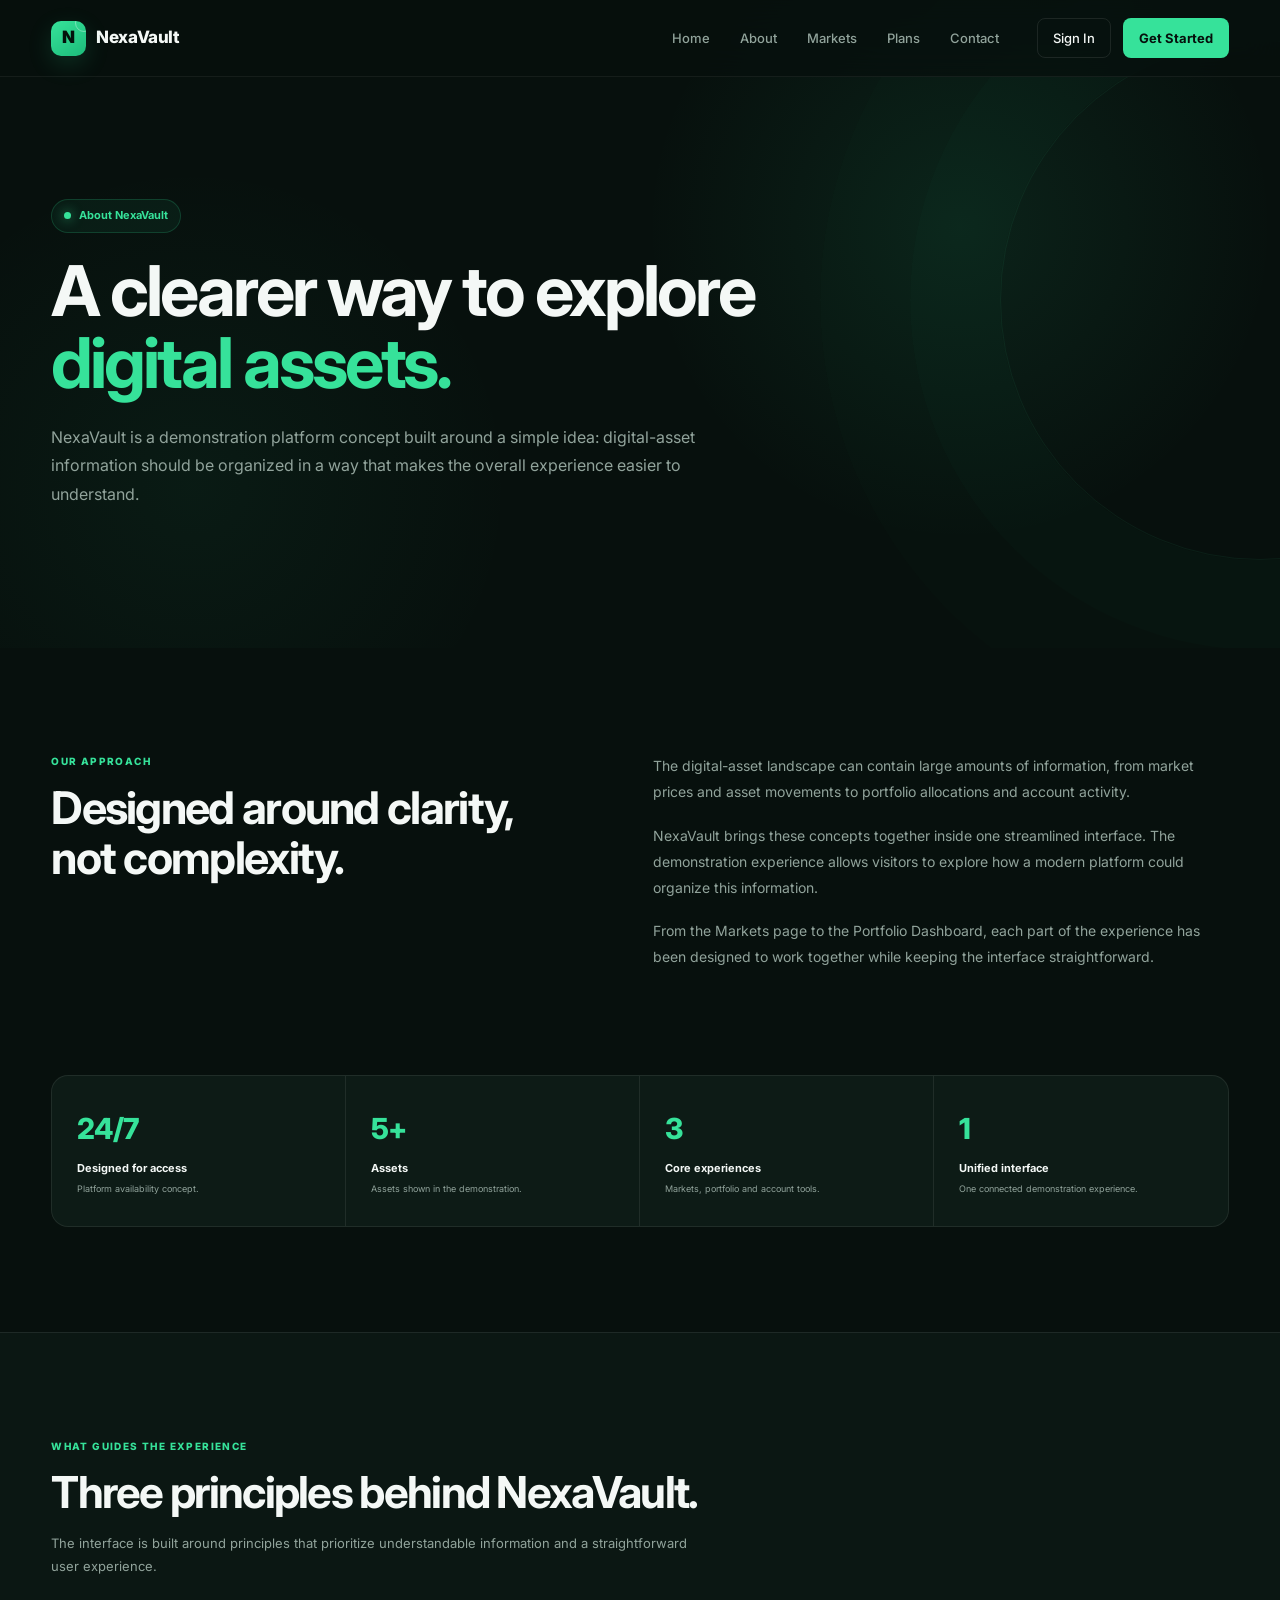
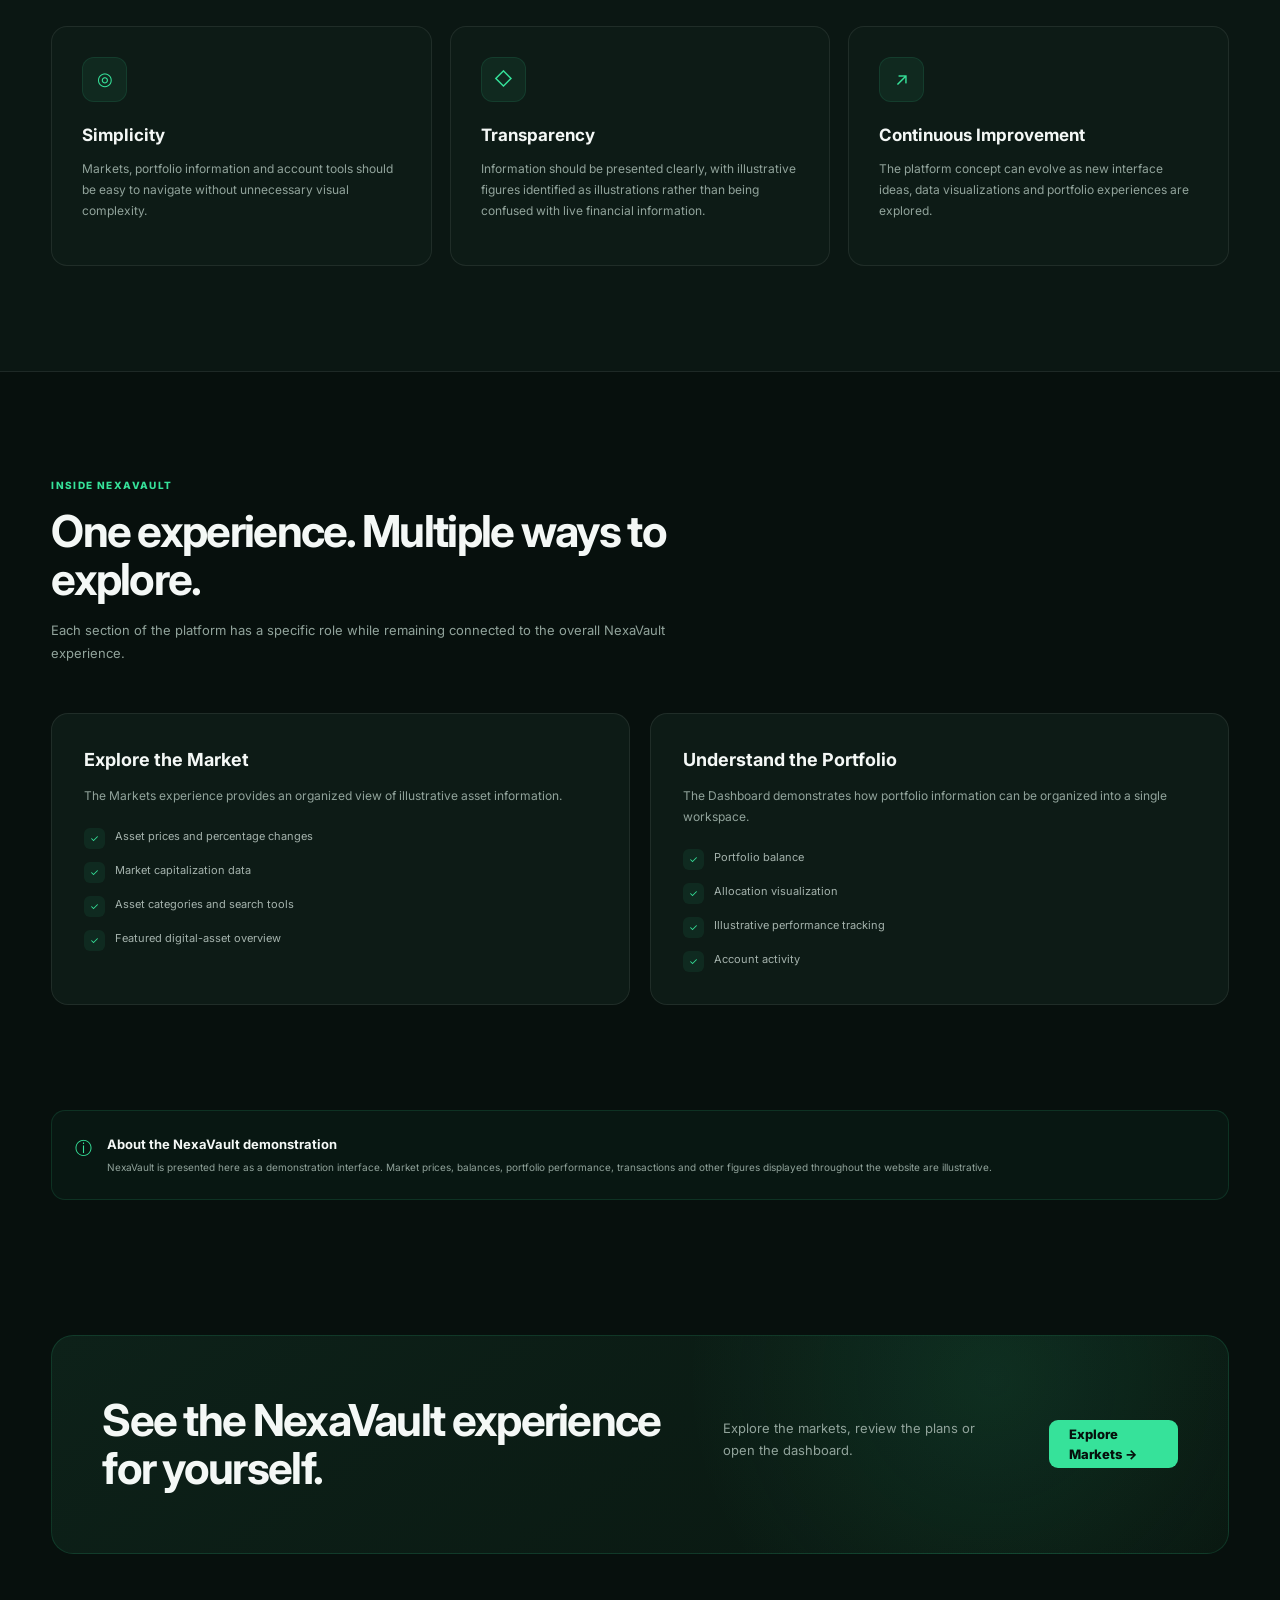
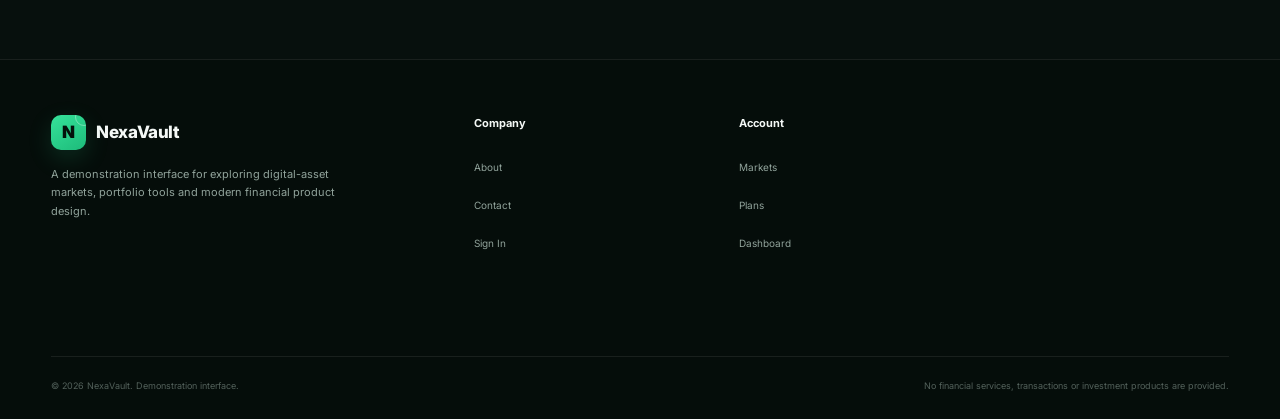
<file: about.html>
<!DOCTYPE html>
<html lang="en">

<head>
    <meta charset="UTF-8">
    <meta name="viewport" content="width=device-width, initial-scale=1.0">

    <title>About NexaVault | Explore Digital Assets</title>

    <meta name="description"
        content="Learn about the NexaVault digital asset demonstration platform and its approach to portfolio and market exploration.">

    <link rel="preconnect" href="https://fonts.googleapis.com">
    <link rel="preconnect" href="https://fonts.gstatic.com" crossorigin>

    <link href="https://fonts.googleapis.com/css2?family=Inter:wght@400;500;600;700;800&display=swap" rel="stylesheet">

    <link rel="stylesheet" href="css/style.css">


    <style>
        /* =========================================================
           NEXAVAULT ABOUT PAGE
           Demonstration interface only.
           ========================================================= */




        /* =========================================================
           HERO
           ========================================================= */

        .about-hero {
            min-height: 72vh;

            position: relative;
            overflow: hidden;

            display: flex;
            align-items: center;

            padding: 150px 0 90px;

            background:
                radial-gradient(circle at 75% 35%,
                    rgba(54, 226, 154, 0.09),
                    transparent 30%),
                radial-gradient(circle at 15% 75%,
                    rgba(54, 226, 154, 0.05),
                    transparent 27%),
                var(--bg);
        }


        .about-hero::after {
            content: "";

            position: absolute;

            width: 520px;
            height: 520px;

            right: -240px;
            top: 40px;

            border-radius: 50%;

            border:
                1px solid rgba(54, 226, 154, 0.07);

            box-shadow:
                0 0 0 90px rgba(54, 226, 154, 0.012),
                0 0 0 180px rgba(54, 226, 154, 0.008);

            pointer-events: none;
        }


        .about-hero-container {
            width: min(1180px, 92%);
            margin: auto;

            position: relative;
            z-index: 2;
        }


        .hero-badge {
            display: inline-flex;
            align-items: center;
            gap: 8px;

            padding: 7px 12px;

            border-radius: 999px;

            border:
                1px solid rgba(54, 226, 154, 0.18);

            background:
                rgba(54, 226, 154, 0.055);

            color: var(--green);

            font-size: 11px;
            font-weight: 700;

            margin-bottom: 22px;
        }


        .hero-dot {
            width: 7px;
            height: 7px;

            border-radius: 50%;

            background: var(--green);

            box-shadow:
                0 0 12px rgba(54, 226, 154, 0.75);
        }


        .about-hero h1 {
            max-width: 780px;

            margin: 0;

            color: var(--text);

            font-size: clamp(43px, 6vw, 70px);

            line-height: 1.03;

            letter-spacing: -3px;
        }


        .about-hero h1 span {
            color: var(--green);
        }


        .about-hero p {
            max-width: 670px;

            margin: 24px 0 0;

            color: var(--muted);

            font-size: 16px;

            line-height: 1.8;
        }


        /* =========================================================
           INTRO
           ========================================================= */

        .about-section {
            padding: 105px 0;
        }


        .section-container {
            width: min(1180px, 92%);
            margin: auto;
        }


        .about-intro {
            display: grid;

            grid-template-columns:
                0.95fr 1.05fr;

            gap: 80px;

            align-items: start;
        }


        .section-eyebrow {
            color: var(--green);

            font-size: 10px;
            font-weight: 800;

            letter-spacing: 1.4px;

            text-transform: uppercase;

            margin-bottom: 14px;
        }


        .about-intro h2 {
            margin: 0;

            color: var(--text);

            font-size: clamp(30px, 4vw, 45px);

            line-height: 1.12;

            letter-spacing: -1.7px;
        }


        .intro-copy p {
            margin: 0 0 18px;

            color: var(--muted);

            font-size: 14px;

            line-height: 1.85;
        }


        .intro-copy p:last-child {
            margin-bottom: 0;
        }


        /* =========================================================
           STATS
           ========================================================= */

        .stats-section {
            padding: 0 0 105px;
        }


        .stats-grid {
            display: grid;

            grid-template-columns:
                repeat(4, 1fr);

            border:
                1px solid var(--border);

            border-radius: 17px;

            overflow: hidden;

            background: var(--card);
        }


        .stat-card {
            padding: 30px 25px;

            border-right:
                1px solid var(--border);
        }


        .stat-card:last-child {
            border-right: none;
        }


        .stat-value {
            color: var(--green);

            font-size: 29px;
            font-weight: 800;

            letter-spacing: -1px;
        }


        .stat-label {
            margin-top: 7px;

            color: var(--text);

            font-size: 11px;
            font-weight: 700;
        }


        .stat-description {
            margin-top: 5px;

            color: var(--muted);

            font-size: 9px;

            line-height: 1.5;
        }


        /* =========================================================
           VALUES
           ========================================================= */

        .values-section {
            background: var(--bg-light);

            border-top:
                1px solid var(--border);

            border-bottom:
                1px solid var(--border);
        }


        .section-header {
            max-width: 650px;

            margin-bottom: 48px;
        }


        .section-header h2 {
            margin: 0;

            color: var(--text);

            font-size: clamp(30px, 4vw, 44px);

            line-height: 1.1;

            letter-spacing: -1.7px;
        }


        .section-header p {
            margin: 16px 0 0;

            color: var(--muted);

            font-size: 13px;

            line-height: 1.75;
        }


        .values-grid {
            display: grid;

            grid-template-columns:
                repeat(3, 1fr);

            gap: 18px;
        }


        .value-card {
            padding: 30px;

            min-height: 240px;

            border:
                1px solid var(--border);

            border-radius: 16px;

            background: var(--card);

            transition: 0.25s ease;
        }


        .value-card:hover {
            transform: translateY(-4px);

            border-color:
                rgba(54, 226, 154, 0.17);
        }


        .value-icon {
            width: 45px;
            height: 45px;

            display: flex;
            align-items: center;
            justify-content: center;

            border-radius: 12px;

            background:
                rgba(54, 226, 154, 0.07);

            border:
                1px solid rgba(54, 226, 154, 0.11);

            color: var(--green);

            font-size: 18px;
        }


        .value-card h3 {
            margin: 20px 0 9px;

            color: var(--text);

            font-size: 17px;
        }


        .value-card p {
            margin: 0;

            color: var(--muted);

            font-size: 12px;

            line-height: 1.75;
        }


        /* =========================================================
           EXPERIENCE
           ========================================================= */

        .experience-grid {
            display: grid;

            grid-template-columns:
                1fr 1fr;

            gap: 20px;
        }


        .experience-card {
            padding: 32px;

            border:
                1px solid var(--border);

            border-radius: 17px;

            background: var(--card);
        }


        .experience-card h3 {
            margin: 0 0 10px;

            color: var(--text);

            font-size: 18px;
        }


        .experience-card>p {
            margin: 0 0 22px;

            color: var(--muted);

            font-size: 12px;

            line-height: 1.75;
        }


        .experience-list {
            display: grid;

            gap: 13px;
        }


        .experience-item {
            display: flex;

            align-items: flex-start;

            gap: 10px;
        }


        .experience-check {
            width: 21px;
            height: 21px;

            flex-shrink: 0;

            display: flex;
            align-items: center;
            justify-content: center;

            border-radius: 6px;

            background:
                rgba(54, 226, 154, 0.08);

            color: var(--green);

            font-size: 10px;
        }


        .experience-item span {
            color: #a5b3ad;

            font-size: 11px;

            line-height: 1.55;
        }


        /* =========================================================
           DEMO NOTICE
           ========================================================= */

        .notice-section {
            padding-top: 0;
        }


        .notice-box {
            display: flex;

            align-items: flex-start;

            gap: 15px;

            padding: 23px;

            border:
                1px solid rgba(54, 226, 154, 0.13);

            border-radius: 14px;

            background:
                rgba(54, 226, 154, 0.035);
        }


        .notice-icon {
            color: var(--green);

            font-size: 17px;

            margin-top: 1px;
        }


        .notice-box h3 {
            margin: 0 0 5px;

            color: var(--text);

            font-size: 13px;
        }


        .notice-box p {
            margin: 0;

            color: var(--muted);

            font-size: 10px;

            line-height: 1.65;
        }


        /* =========================================================
           CTA
           ========================================================= */

        .cta-section {
            padding: 30px 0 105px;
        }


        .cta-box {
            padding: 60px 50px;

            border-radius: 22px;

            border:
                1px solid rgba(54, 226, 154, 0.14);

            background:
                radial-gradient(circle at 80% 20%,
                    rgba(54, 226, 154, 0.10),
                    transparent 32%),
                linear-gradient(145deg,
                    #0d2119,
                    #091710);
        }


        .cta-box h2 {
            max-width: 650px;

            margin: 0;

            color: var(--text);

            font-size: clamp(30px, 4vw, 44px);

            line-height: 1.1;

            letter-spacing: -1.7px;
        }


        .cta-box p {
            max-width: 600px;

            margin: 15px 0 25px;

            color: var(--muted);

            font-size: 13px;

            line-height: 1.7;
        }


        .primary-btn {
            display: inline-flex;

            align-items: center;
            justify-content: center;

            min-height: 48px;

            padding: 0 20px;

            border-radius: 9px;

            background: var(--green);

            color: #06100c;

            text-decoration: none;

            font-size: 13px;
            font-weight: 800;

            transition: 0.2s ease;
        }


        .primary-btn:hover {
            background: #49eaa5;

            transform: translateY(-1px);
        }


        /* =========================================================
           FOOTER
           ========================================================= */

        .footer {
            border-top:
                1px solid var(--border);

            background: #050d0a;

            padding: 55px 0 25px;
        }


        .footer-container {
            width: min(1180px, 92%);
            margin: auto;
        }


        .footer-grid {
            display: grid;

            grid-template-columns:
                1.7fr 1fr 1fr 1fr;

            gap: 40px;

            padding-bottom: 45px;
        }


        .footer-brand p {
            max-width: 300px;

            margin: 15px 0 0;

            color: var(--muted);

            font-size: 11px;

            line-height: 1.7;
        }


        .footer-column h4 {
            margin: 0 0 15px;

            color: var(--text);

            font-size: 11px;
        }


        .footer-column a {
            display: block;

            margin-bottom: 10px;

            color: var(--muted);

            text-decoration: none;

            font-size: 10px;
        }


        .footer-column a:hover {
            color: var(--green);
        }


        .footer-bottom {
            padding-top: 22px;

            border-top:
                1px solid var(--border);

            display: flex;

            align-items: center;
            justify-content: space-between;

            gap: 20px;

            color: #53615b;

            font-size: 9px;
        }


        /* =========================================================
           RESPONSIVE
           ========================================================= */

        @media (max-width: 850px) {

            .about-intro {
                grid-template-columns: 1fr;

                gap: 35px;
            }


            .stats-grid {
                grid-template-columns:
                    repeat(2, 1fr);
            }


            .stat-card:nth-child(2) {
                border-right: none;
            }


            .stat-card:nth-child(1),
            .stat-card:nth-child(2) {
                border-bottom:
                    1px solid var(--border);
            }


            .values-grid {
                grid-template-columns: 1fr;
            }


            .experience-grid {
                grid-template-columns: 1fr;
            }

        }


        @media (max-width: 760px) {

            .header-inner {
                height: 68px;
            }


            .menu-toggle {
                display: block;
            }


            .nav {
                position: absolute;

                top: 68px;
                left: 0;

                width: 100%;

                display: none;

                flex-direction: column;
                align-items: stretch;

                gap: 0;

                padding: 15px 5% 22px;

                border-bottom:
                    1px solid var(--border);

                background:
                    rgba(7, 16, 13, 0.98);

                backdrop-filter: blur(18px);
            }


            .nav.show {
                display: flex;
            }


            .nav a {
                padding: 12px 0;

                border-bottom:
                    1px solid rgba(255, 255, 255, 0.04);
            }


            .nav-actions {
                display: grid;

                grid-template-columns:
                    1fr 1fr;

                margin: 10px 0 0;

                gap: 10px;
            }


            .nav-login,
            .nav-register {
                text-align: center;
            }

        }


        @media (max-width: 560px) {

            .about-hero {
                min-height: auto;

                padding: 125px 0 75px;
            }


            .about-hero h1 {
                font-size: 43px;

                letter-spacing: -2.2px;
            }


            .about-hero p {
                font-size: 14px;
            }


            .about-section {
                padding: 80px 0;
            }


            .stats-section {
                padding-bottom: 80px;
            }


            .stats-grid {
                grid-template-columns: 1fr;
            }


            .stat-card {
                border-right: none !important;

                border-bottom:
                    1px solid var(--border);
            }


            .stat-card:last-child {
                border-bottom: none;
            }


            .cta-box {
                padding: 40px 25px;
            }





            .footer-bottom {
                flex-direction: column;

                align-items: flex-start;
            }

        }
    </style>

</head>


<body class="page-enter">


    <!-- =========================================================
         HEADER
         ========================================================= -->

    <header class="header">

        <div class="header-inner">


            <a href="index.html" class="logo">

                <span class="logo-mark">
                    N
                </span>

                <span>
                    NexaVault
                </span>

            </a>


            <button class="menu-toggle" id="menuToggle" aria-label="Open navigation">
                ☰
            </button>


            <nav class="nav">

                <a href="index.html">
                    Home
                </a>

                <a href="about.html" class="active">
                    About
                </a>

                <a href="markets.html">
                    Markets
                </a>

                <a href="plans.html">
                    Plans
                </a>

                <a href="contact.html">
                    Contact
                </a>


                <div class="nav-actions">

                    <a href="login.html" class="nav-login">
                        Sign In
                    </a>

                    <a href="register.html" class="nav-register">
                        Get Started
                    </a>

                </div>

            </nav>

        </div>

    </header>



    <!-- =========================================================
         HERO
         ========================================================= -->

    <section class="about-hero">

        <div class="about-hero-container">

            <div class="hero-badge">

                <span class="hero-dot"></span>

                About NexaVault

            </div>


            <h1>

                A clearer way to explore
                <span>digital assets.</span>

            </h1>


            <p>

                NexaVault is a demonstration platform concept
                built around a simple idea: digital-asset
                information should be organized in a way that
                makes the overall experience easier to understand.

            </p>

        </div>

    </section>



    <!-- =========================================================
         INTRODUCTION
         ========================================================= -->

    <section class="about-section">

        <div class="section-container">

            <div class="about-intro">


                <div>

                    <div class="section-eyebrow">
                        Our Approach
                    </div>

                    <h2>
                        Designed around clarity,
                        not complexity.
                    </h2>

                </div>


                <div class="intro-copy">

                    <p>
                        The digital-asset landscape can contain
                        large amounts of information, from market
                        prices and asset movements to portfolio
                        allocations and account activity.
                    </p>


                    <p>
                        NexaVault brings these concepts together
                        inside one streamlined interface. The
                        demonstration experience allows visitors
                        to explore how a modern platform could
                        organize this information.
                    </p>


                    <p>
                        From the Markets page to the Portfolio
                        Dashboard, each part of the experience
                        has been designed to work together while
                        keeping the interface straightforward.
                    </p>

                </div>

            </div>

        </div>

    </section>



    <!-- =========================================================
         STATS
         ========================================================= -->

    <section class="stats-section">

        <div class="section-container">

            <div class="stats-grid">


                <div class="stat-card">

                    <div class="stat-value">
                        24/7
                    </div>

                    <div class="stat-label">
                        Designed for access
                    </div>

                    <div class="stat-description">
                        Platform availability concept.
                    </div>

                </div>


                <div class="stat-card">

                    <div class="stat-value">
                        5+
                    </div>

                    <div class="stat-label">
                        Assets
                    </div>

                    <div class="stat-description">
                        Assets shown in the demonstration.
                    </div>

                </div>


                <div class="stat-card">

                    <div class="stat-value">
                        3
                    </div>

                    <div class="stat-label">
                        Core experiences
                    </div>

                    <div class="stat-description">
                        Markets, portfolio and account tools.
                    </div>

                </div>


                <div class="stat-card">

                    <div class="stat-value">
                        1
                    </div>

                    <div class="stat-label">
                        Unified interface
                    </div>

                    <div class="stat-description">
                        One connected demonstration experience.
                    </div>

                </div>

            </div>

        </div>

    </section>



    <!-- =========================================================
         VALUES
         ========================================================= -->

    <section class="about-section values-section">

        <div class="section-container">


            <div class="section-header">

                <div class="section-eyebrow">
                    What Guides the Experience
                </div>

                <h2>
                    Three principles behind NexaVault.
                </h2>

                <p>
                    The interface is built around principles that
                    prioritize understandable information and a
                    straightforward user experience.
                </p>

            </div>


            <div class="values-grid">

                <article class="value-card">

                    <div class="value-icon">
                        ◎
                    </div>

                    <h3>
                        Simplicity
                    </h3>

                    <p>
                        Markets, portfolio information and account
                        tools should be easy to navigate without
                        unnecessary visual complexity.
                    </p>

                </article>


                <article class="value-card">

                    <div class="value-icon">
                        ◇
                    </div>

                    <h3>
                        Transparency
                    </h3>

                    <p>
                        Information should be presented clearly,
                        with illustrative figures identified as illustrations
                        rather than being confused with live
                        financial information.
                    </p>

                </article>


                <article class="value-card">

                    <div class="value-icon">
                        ↗
                    </div>

                    <h3>
                        Continuous Improvement
                    </h3>

                    <p>
                        The platform concept can evolve as new
                        interface ideas, data visualizations and
                        portfolio experiences are explored.
                    </p>

                </article>

            </div>

        </div>

    </section>



    <!-- =========================================================
         EXPERIENCE
         ========================================================= -->

    <section class="about-section">

        <div class="section-container">


            <div class="section-header">

                <div class="section-eyebrow">
                    Inside NexaVault
                </div>

                <h2>
                    One experience. Multiple ways to explore.
                </h2>

                <p>
                    Each section of the platform has a specific
                    role while remaining connected to the overall
                    NexaVault experience.
                </p>

            </div>


            <div class="experience-grid">


                <div class="experience-card">

                    <h3>
                        Explore the Market
                    </h3>

                    <p>
                        The Markets experience provides an
                        organized view of illustrative asset
                        information.
                    </p>


                    <div class="experience-list">


                        <div class="experience-item">

                            <div class="experience-check">
                                ✓
                            </div>

                            <span>
                                Asset prices and percentage changes
                            </span>

                        </div>


                        <div class="experience-item">

                            <div class="experience-check">
                                ✓
                            </div>

                            <span>
                                Market capitalization data
                            </span>

                        </div>


                        <div class="experience-item">

                            <div class="experience-check">
                                ✓
                            </div>

                            <span>
                                Asset categories and search tools
                            </span>

                        </div>


                        <div class="experience-item">

                            <div class="experience-check">
                                ✓
                            </div>

                            <span>
                                Featured digital-asset overview
                            </span>

                        </div>

                    </div>

                </div>



                <div class="experience-card">

                    <h3>
                        Understand the Portfolio
                    </h3>

                    <p>
                        The Dashboard demonstrates how portfolio
                        information can be organized into a
                        single workspace.
                    </p>


                    <div class="experience-list">


                        <div class="experience-item">

                            <div class="experience-check">
                                ✓
                            </div>

                            <span>
                                Portfolio balance
                            </span>

                        </div>


                        <div class="experience-item">

                            <div class="experience-check">
                                ✓
                            </div>

                            <span>
                                Allocation visualization
                            </span>

                        </div>


                        <div class="experience-item">

                            <div class="experience-check">
                                ✓
                            </div>

                            <span>
                                Illustrative performance tracking
                            </span>

                        </div>


                        <div class="experience-item">

                            <div class="experience-check">
                                ✓
                            </div>

                            <span>
                                Account activity
                            </span>

                        </div>

                    </div>

                </div>

            </div>

        </div>

    </section>



    <!-- =========================================================
         DEMO NOTICE
         ========================================================= -->

    <section class="about-section notice-section">

        <div class="section-container">

            <div class="notice-box">

                <div class="notice-icon">
                    ⓘ
                </div>


                <div>

                    <h3>
                        About the NexaVault demonstration
                    </h3>

                    <p>
                        NexaVault is presented here as a
                        demonstration interface. Market prices,
                        balances, portfolio performance,
                        transactions and other figures displayed
                        throughout the website are illustrative.

                    </p>

                </div>

            </div>

        </div>

    </section>



    <!-- =========================================================
         CTA
         ========================================================= -->

    <section class="cta-section">

        <div class="section-container">

            <div class="cta-box">

                <h2>
                    See the NexaVault experience for yourself.
                </h2>


                <p>
                    Explore the markets, review the plans
                    or open the dashboard.
                </p>


                <a href="markets.html" class="primary-btn">
                    Explore Markets →
                </a>

            </div>

        </div>

    </section>



    <!-- =========================================================
         FOOTER
         ========================================================= -->

    <footer class="footer">

        <div class="footer-container">


            <div class="footer-grid">


                <div class="footer-brand">

                    <a href="index.html" class="logo">

                        <span class="logo-mark">
                            N
                        </span>

                        <span>
                            NexaVault
                        </span>

                    </a>


                    <p>
                        A demonstration interface for exploring
                        digital-asset markets, portfolio tools and
                        modern financial product design.
                    </p>

                </div>

                <div class="footer-column">

                    <h4>
                        Company
                    </h4>

                    <a href="about.html">
                        About
                    </a>

                    <a href="contact.html">
                        Contact
                    </a>

                    <a href="login.html">
                        Sign In
                    </a>

                </div>


                <div class="footer-column">

                    <h4>
                        Account
                    </h4>

                    <a href="markets.html">
                        Markets
                    </a>

                    <a href="plans.html">
                        Plans
                    </a>

                    <a href="dashboard.html">
                        Dashboard
                    </a>

                </div>


                <!-- <div class="footer-column">

                    <h4>
                        Account
                    </h4>

                    <a href="register.html">
                        Create Account
                    </a>

                    <a href="login.html">
                        Login
                    </a>

                </div> -->

            </div>


            <div class="footer-bottom">

                <span>
                    © 2026 NexaVault. Demonstration interface.
                </span>

                <span>
                    No financial services, transactions or
                    investment products are provided.
                </span>

            </div>

        </div>

    </footer>



    <!-- =========================================================
         JAVASCRIPT
         ========================================================= -->

    <script>

        const menuToggle =
            document.getElementById("menuToggle");

        const nav =
            document.querySelector(".nav");


        if (menuToggle && nav) {

            menuToggle.addEventListener("click", () => {

                nav.classList.toggle("show");

            });

        }


        document
            .querySelectorAll(".nav a")
            .forEach(link => {

                link.addEventListener("click", () => {

                    if (nav) {
                        nav.classList.remove("show");
                    }

                });

            });


        window.addEventListener("scroll", () => {

            const header =
                document.querySelector(".header");

            if (!header) return;


            if (window.scrollY > 30) {

                header.style.background =
                    "rgba(7,16,13,0.96)";

            } else {

                header.style.background =
                    "rgba(7,16,13,0.78)";

            }

        });

    </script>


</body>

</html>
</file>
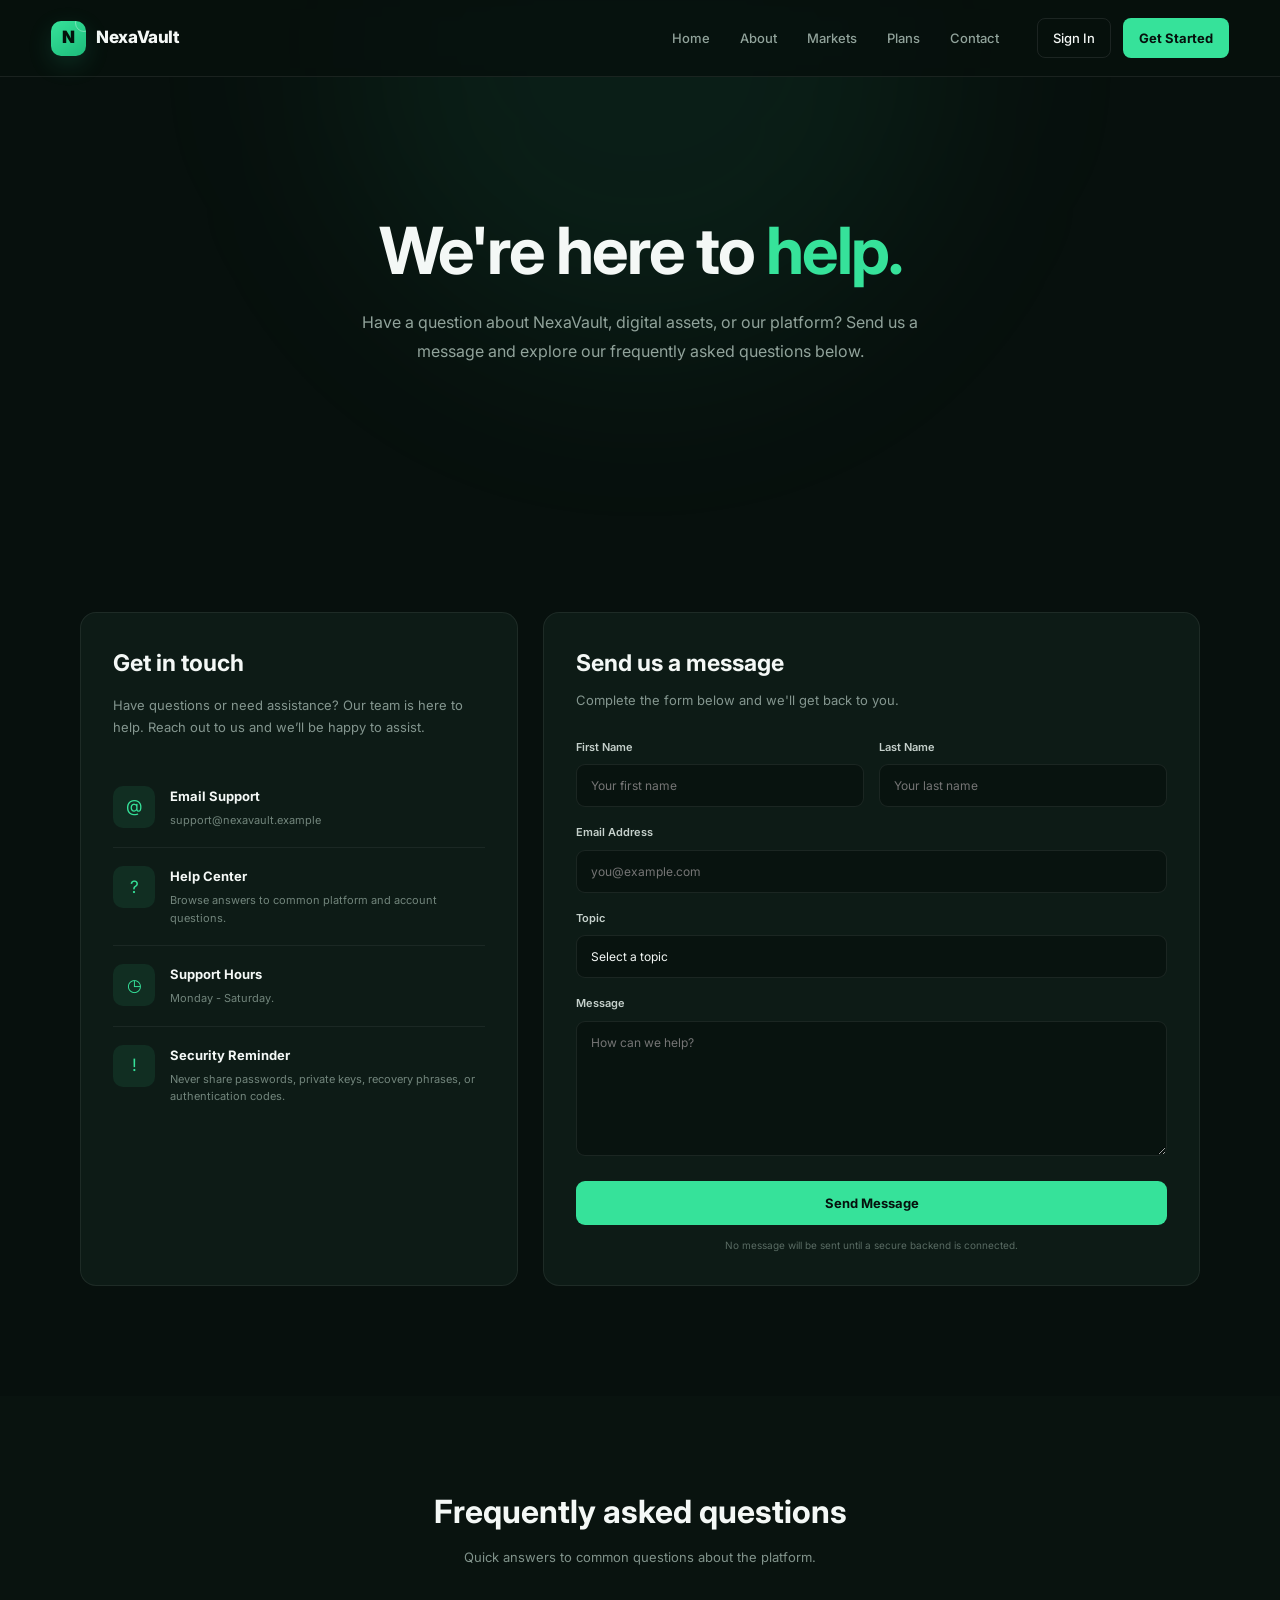
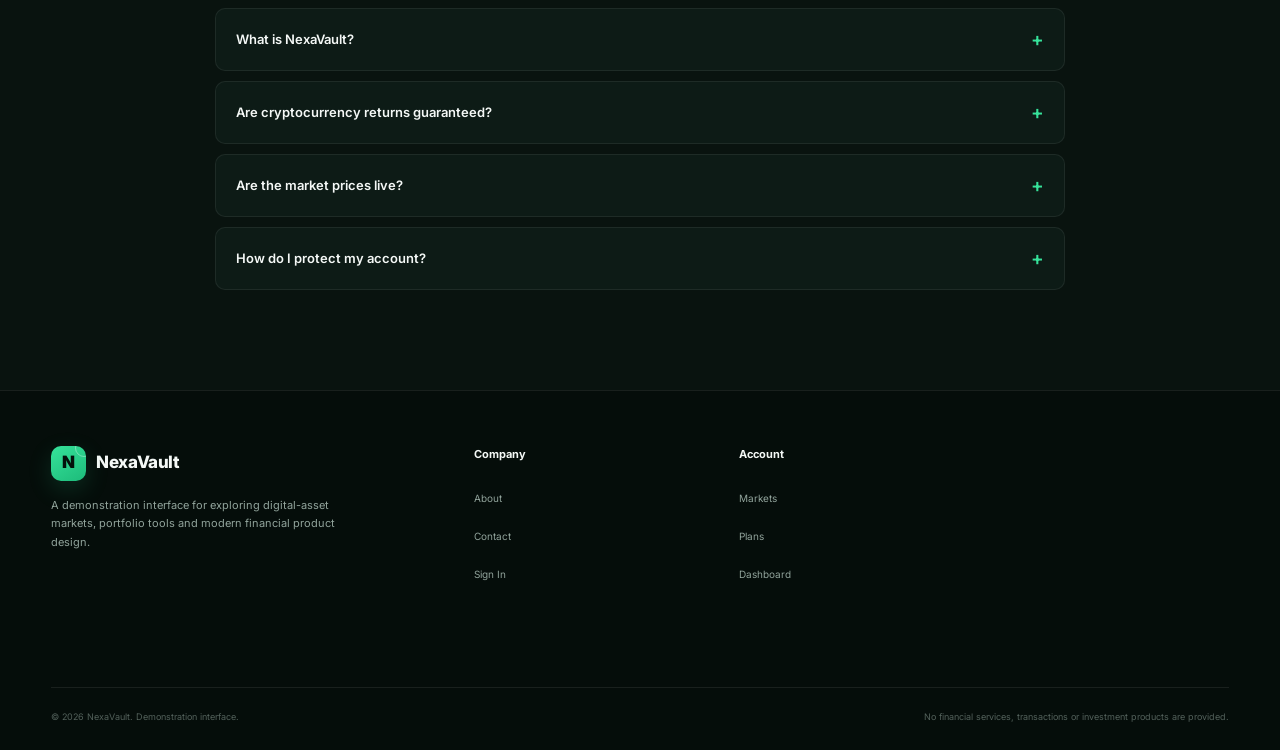
<file: contact.html>
<!DOCTYPE html>
<html lang="en">

<head>
    <meta charset="UTF-8">
    <meta name="viewport" content="width=device-width, initial-scale=1.0">

    <title>Contact | NexaVault</title>

    <link rel="preconnect" href="https://fonts.googleapis.com">
    <link rel="preconnect" href="https://fonts.gstatic.com" crossorigin>

    <link href="https://fonts.googleapis.com/css2?family=Inter:wght@400;500;600;700&display=swap" rel="stylesheet">

    <link rel="stylesheet" href="css/style.css">

    <style>
        /* =================================
           CONTACT PAGE
        ================================= */

        .contact-hero {
            min-height: 58vh;
            padding: 150px 20px 90px;
            display: flex;
            align-items: center;
            text-align: center;
            position: relative;
            overflow: hidden;
        }

        .contact-hero::before {
            content: "";
            position: absolute;
            width: 600px;
            height: 600px;
            background: rgba(54, 226, 154, 0.07);
            filter: blur(100px);
            border-radius: 50%;
            top: -250px;
            left: 50%;
            transform: translateX(-50%);
        }

        .contact-hero-content {
            max-width: 750px;
            margin: auto;
            position: relative;
            z-index: 1;
        }

        .contact-hero h1 {
            font-size: clamp(38px, 6vw, 65px);
            line-height: 1.08;
            margin-bottom: 22px;
            letter-spacing: -2px;
        }

        .contact-hero h1 span {
            color: #36e29a;
        }

        .contact-hero p {
            color: #91a39b;
            max-width: 620px;
            margin: auto;
            line-height: 1.8;
            font-size: 16px;
        }

        /* =================================
           CONTACT SECTION
        ================================= */

        .contact-section {
            padding: 90px 20px 110px;
        }

        .contact-container {
            max-width: 1120px;
            margin: auto;
            display: grid;
            grid-template-columns: .8fr 1.2fr;
            gap: 25px;
        }

        .contact-info {
            background: #0d1b16;
            border: 1px solid rgba(255, 255, 255, 0.07);
            border-radius: 16px;
            padding: 32px;
        }

        .contact-info h2 {
            font-size: 23px;
            margin-bottom: 12px;
        }

        .contact-info>p {
            color: #84968f;
            line-height: 1.7;
            font-size: 13px;
            margin-bottom: 30px;
        }

        .contact-item {
            display: flex;
            gap: 15px;
            padding: 18px 0;
            border-bottom: 1px solid rgba(255, 255, 255, 0.06);
        }

        .contact-item:last-child {
            border-bottom: none;
        }

        .contact-icon {
            width: 42px;
            height: 42px;
            min-width: 42px;
            border-radius: 10px;
            background: rgba(54, 226, 154, 0.09);
            color: #36e29a;
            display: flex;
            align-items: center;
            justify-content: center;
            font-size: 17px;
        }

        .contact-item h4 {
            font-size: 13px;
            margin-bottom: 5px;
        }

        .contact-item p {
            color: #72857c;
            font-size: 11px;
            line-height: 1.6;
        }

        /* =================================
           FORM
        ================================= */

        .contact-form-card {
            background: #0d1b16;
            border: 1px solid rgba(255, 255, 255, 0.07);
            border-radius: 16px;
            padding: 32px;
        }

        .contact-form-card h2 {
            font-size: 23px;
            margin-bottom: 8px;
        }

        .contact-form-card>p {
            color: #84968f;
            font-size: 13px;
            margin-bottom: 28px;
        }

        .form-row {
            display: grid;
            grid-template-columns: 1fr 1fr;
            gap: 15px;
        }

        .form-group {
            margin-bottom: 17px;
        }

        .form-group label {
            display: block;
            color: #c5d0cb;
            font-size: 11px;
            font-weight: 600;
            margin-bottom: 8px;
        }

        .form-group input,
        .form-group select,
        .form-group textarea {
            width: 100%;
            background: #08130f;
            border: 1px solid rgba(255, 255, 255, 0.08);
            color: #f4f8f6;
            border-radius: 9px;
            padding: 13px 14px;
            font-family: inherit;
            font-size: 12px;
            outline: none;
            transition: .2s ease;
        }

        .form-group input:focus,
        .form-group select:focus,
        .form-group textarea:focus {
            border-color: rgba(54, 226, 154, 0.5);
            box-shadow: 0 0 0 3px rgba(54, 226, 154, 0.06);
        }

        .form-group textarea {
            min-height: 135px;
            resize: vertical;
        }

        .form-group select {
            appearance: none;
            cursor: pointer;
        }

        .submit-btn {
            width: 100%;
            border: none;
            background: #36e29a;
            color: #06110d;
            padding: 14px;
            border-radius: 9px;
            font-family: inherit;
            font-size: 13px;
            font-weight: 700;
            cursor: pointer;
            transition: .2s ease;
        }

        .submit-btn:hover {
            background: #2dce8b;
            transform: translateY(-1px);
        }

        .form-note {
            text-align: center;
            color: #596b63;
            font-size: 10px;
            margin-top: 13px;
            line-height: 1.5;
        }

        /* =================================
           FAQ
        ================================= */

        .faq-section {
            padding: 90px 20px;
            background: #09130f;
        }

        .faq-container {
            max-width: 850px;
            margin: auto;
        }

        .faq-heading {
            text-align: center;
            margin-bottom: 40px;
        }

        .faq-heading h2 {
            font-size: 32px;
            margin-bottom: 10px;
        }

        .faq-heading p {
            color: #81938b;
            font-size: 13px;
        }

        .faq-item {
            border: 1px solid rgba(255, 255, 255, 0.07);
            border-radius: 10px;
            margin-bottom: 10px;
            background: #0d1b16;
            overflow: hidden;
        }

        .faq-question {
            width: 100%;
            border: none;
            background: transparent;
            color: #f4f8f6;
            display: flex;
            justify-content: space-between;
            align-items: center;
            text-align: left;
            padding: 19px 20px;
            font-family: inherit;
            font-size: 13px;
            font-weight: 600;
            cursor: pointer;
        }

        .faq-plus {
            color: #36e29a;
            font-size: 19px;
            transition: .2s ease;
        }

        .faq-answer {
            display: none;
            padding: 0 20px 20px;
            color: #7f9289;
            font-size: 12px;
            line-height: 1.7;
        }

        .faq-item.open .faq-answer {
            display: block;
        }

        .faq-item.open .faq-plus {
            transform: rotate(45deg);
        }

        /* =================================
           SUCCESS MESSAGE
        ================================= */

        .success-message {
            display: none;
            margin-bottom: 18px;
            padding: 13px 15px;
            border-radius: 8px;
            background: rgba(54, 226, 154, 0.08);
            border: 1px solid rgba(54, 226, 154, 0.18);
            color: #36e29a;
            font-size: 11px;
            line-height: 1.5;
        }

        .success-message.show {
            display: block;
        }

        /* =================================
           RESPONSIVE
        ================================= */

        @media (max-width: 850px) {

            .contact-container {
                grid-template-columns: 1fr;
            }

            .contact-hero {
                min-height: 50vh;
                padding-top: 130px;
            }
        }

        @media (max-width: 600px) {

            .contact-section {
                padding: 60px 15px 80px;
            }

            .contact-info,
            .contact-form-card {
                padding: 24px 20px;
            }

            .form-row {
                grid-template-columns: 1fr;
                gap: 0;
            }

            .faq-section {
                padding: 65px 15px;
            }

            .faq-heading h2 {
                font-size: 27px;
            }
        }

        /* =========================================================
           RESPONSIVE
           ========================================================= */

        @media (max-width: 850px) {

            .about-intro {
                grid-template-columns: 1fr;

                gap: 35px;
            }


            .stats-grid {
                grid-template-columns:
                    repeat(2, 1fr);
            }


            .stat-card:nth-child(2) {
                border-right: none;
            }


            .stat-card:nth-child(1),
            .stat-card:nth-child(2) {
                border-bottom:
                    1px solid var(--border);
            }


            .values-grid {
                grid-template-columns: 1fr;
            }


            .experience-grid {
                grid-template-columns: 1fr;
            }

        }


        @media (max-width: 760px) {

            .header-inner {
                height: 68px;
            }


            .menu-toggle {
                display: block;
            }


            .nav {
                position: absolute;

                top: 68px;
                left: 0;

                width: 100%;

                display: none;

                flex-direction: column;
                align-items: stretch;

                gap: 0;

                padding: 15px 5% 22px;

                border-bottom:
                    1px solid var(--border);

                background:
                    rgba(7, 16, 13, 0.98);

                backdrop-filter: blur(18px);
            }


            .nav.show {
                display: flex;
            }


            .nav a {
                padding: 12px 0;

                border-bottom:
                    1px solid rgba(255, 255, 255, 0.04);
            }


            .nav-actions {
                display: grid;

                grid-template-columns:
                    1fr 1fr;

                margin: 10px 0 0;

                gap: 10px;
            }


            .nav-login,
            .nav-register {
                text-align: center;
            }

        }

        /* =========================================================
           FOOTER
           ========================================================= */

        .footer {
            border-top:
                1px solid var(--border);

            background: #050d0a;

            padding: 55px 0 25px;
        }


        .footer-container {
            width: min(1180px, 92%);
            margin: auto;
        }


        .footer-grid {
            display: grid;

            grid-template-columns:
                1.7fr 1fr 1fr 1fr;

            gap: 40px;

            padding-bottom: 45px;
        }


        .footer-brand p {
            max-width: 300px;

            margin: 15px 0 0;

            color: var(--muted);

            font-size: 11px;

            line-height: 1.7;
        }


        .footer-column h4 {
            margin: 0 0 15px;

            color: var(--text);

            font-size: 11px;
        }


        .footer-column a {
            display: block;

            margin-bottom: 10px;

            color: var(--muted);

            text-decoration: none;

            font-size: 10px;
        }


        .footer-column a:hover {
            color: var(--green);
        }


        .footer-bottom {
            padding-top: 22px;

            border-top:
                1px solid var(--border);

            display: flex;

            align-items: center;
            justify-content: space-between;

            gap: 20px;

            color: #53615b;

            font-size: 9px;
        }
    </style>

</head>

<body class="page-enter">

    <!-- =================================
         HEADER
    ================================= -->

    <header class="header">

        <div class="header-inner">

            <a href="index.html" class="logo">

                <span class="logo-mark">N</span>

                <span>NexaVault</span>

            </a>


            <button class="menu-toggle" id="menuToggle" aria-label="Open navigation">
                ☰
            </button>


            <nav class="nav">

                <a href="index.html">
                    Home
                </a>

                <a href="about.html">
                    About
                </a>

                <a href="markets.html">
                    Markets
                </a>

                <a href="plans.html">
                    Plans
                </a>

                <a href="contact.html">
                    Contact
                </a>


                <div class="nav-actions">

                    <a href="login.html" class="nav-login">
                        Sign In
                    </a>

                    <a href="register.html" class="nav-register">
                        Get Started
                    </a>

                </div>

            </nav>

        </div>

    </header>


    <!-- =================================
         HERO
    ================================= -->

    <section class="contact-hero">

        <div class="contact-hero-content">

            <h1>
                We're here to
                <span>help.</span>
            </h1>

            <p>
                Have a question about NexaVault, digital assets,
                or our platform? Send us a message and explore
                our frequently asked questions below.
            </p>

        </div>

    </section>


    <!-- =================================
         CONTACT
    ================================= -->

    <section class="contact-section">

        <div class="contact-container">

            <!-- INFORMATION -->

            <div class="contact-info">

                <h2>
                    Get in touch
                </h2>

                <p>
                    Have questions or need assistance? Our team is here to help. Reach out to us and we’ll be happy to
                    assist.
                </p>


                <div class="contact-item">

                    <div class="contact-icon">
                        @
                    </div>

                    <div>
                        <h4>Email Support</h4>

                        <p>
                            support@nexavault.example
                        </p>
                    </div>

                </div>


                <div class="contact-item">

                    <div class="contact-icon">
                        ?
                    </div>

                    <div>
                        <h4>Help Center</h4>

                        <p>
                            Browse answers to common platform
                            and account questions.
                        </p>
                    </div>

                </div>


                <div class="contact-item">

                    <div class="contact-icon">
                        ◷
                    </div>

                    <div>
                        <h4>Support Hours</h4>

                        <p>
                            Monday - Saturday.
                        </p>
                    </div>

                </div>


                <div class="contact-item">

                    <div class="contact-icon">
                        !
                    </div>

                    <div>
                        <h4>Security Reminder</h4>

                        <p>
                            Never share passwords, private keys,
                            recovery phrases, or authentication codes.
                        </p>
                    </div>

                </div>

            </div>


            <!-- FORM -->

            <div class="contact-form-card">

                <h2>
                    Send us a message
                </h2>

                <p>
                    Complete the form below and we'll get back to you.
                </p>

                <div class="success-message" id="successMessage">

                    Message submitted as a demonstration.
                    A backend email/contact system would be required
                    to deliver this message.
                </div>


                <form id="contactForm">

                    <div class="form-row">

                        <div class="form-group">

                            <label for="firstName">
                                First Name
                            </label>

                            <input type="text" id="firstName" placeholder="Your first name" required>

                        </div>


                        <div class="form-group">

                            <label for="lastName">
                                Last Name
                            </label>

                            <input type="text" id="lastName" placeholder="Your last name" required>

                        </div>

                    </div>


                    <div class="form-group">

                        <label for="email">
                            Email Address
                        </label>

                        <input type="email" id="email" placeholder="you@example.com" required>

                    </div>


                    <div class="form-group">

                        <label for="topic">
                            Topic
                        </label>

                        <select id="topic" required>

                            <option value="">
                                Select a topic
                            </option>

                            <option>
                                General Question
                            </option>

                            <option>
                                Account Support
                            </option>

                            <option>
                                Security
                            </option>

                            <option>
                                Markets
                            </option>

                            <option>
                                Investment Plans
                            </option>

                            <option>
                                Other
                            </option>

                        </select>

                    </div>


                    <div class="form-group">

                        <label for="message">
                            Message
                        </label>

                        <textarea id="message" placeholder="How can we help?" required></textarea>

                    </div>


                    <button type="submit" class="submit-btn">

                        Send Message

                    </button>

                    <div class="form-note">
                        No message will be sent
                        until a secure backend is connected.
                    </div>

                </form>

            </div>

        </div>

    </section>


    <!-- =================================
         FAQ
    ================================= -->

    <section class="faq-section">

        <div class="faq-container">

            <div class="faq-heading">

                <h2>
                    Frequently asked questions
                </h2>

                <p>
                    Quick answers to common questions about the platform.
                </p>

            </div>


            <div class="faq-item">

                <button class="faq-question">

                    <span>
                        What is NexaVault?
                    </span>

                    <span class="faq-plus">
                        +
                    </span>

                </button>

                <div class="faq-answer">
                    NexaVault is a fictional cryptocurrency platform
                    created for this website demonstration. A production
                    platform would require appropriate technology,
                    security controls, legal compliance, and financial
                    infrastructure.
                </div>

            </div>


            <div class="faq-item">

                <button class="faq-question">

                    <span>
                        Are cryptocurrency returns guaranteed?
                    </span>

                    <span class="faq-plus">
                        +
                    </span>

                </button>

                <div class="faq-answer">
                    No. Cryptocurrency and other digital assets can
                    fluctuate significantly in value. No investment
                    return should be represented as guaranteed.
                </div>

            </div>


            <!-- <div class="faq-item">

                <button class="faq-question">

                    <span>
                        Can I use the dashboard with real money?
                    </span>

                    <span class="faq-plus">
                        +
                    </span>

                </button>

                <div class="faq-answer">
                    Not in this demonstration. The dashboard uses
                    sample information only. Real deposits, withdrawals,
                    trading, and account balances require a secure
                    backend and appropriate financial infrastructure.
                </div>

            </div> -->


            <div class="faq-item">

                <button class="faq-question">

                    <span>
                        Are the market prices live?
                    </span>

                    <span class="faq-plus">
                        +
                    </span>

                </button>

                <div class="faq-answer">
                    No. The market page currently uses demonstration
                    values. A live version can connect to a legitimate
                    market-data provider through a backend.
                </div>

            </div>


            <div class="faq-item">

                <button class="faq-question">

                    <span>
                        How do I protect my account?
                    </span>

                    <span class="faq-plus">
                        +
                    </span>

                </button>

                <div class="faq-answer">
                    Use a unique password, enable multi-factor
                    authentication where available, and never share
                    authentication codes, passwords, private keys,
                    or recovery phrases.
                </div>

            </div>

        </div>

    </section>


    <!-- =================================
         FOOTER
    ================================= -->

    <footer class="footer">

        <div class="footer-container">


            <div class="footer-grid">


                <div class="footer-brand">

                    <a href="index.html" class="logo">

                        <span class="logo-mark">
                            N
                        </span>

                        <span>
                            NexaVault
                        </span>

                    </a>


                    <p>
                        A demonstration interface for exploring
                        digital-asset markets, portfolio tools and
                        modern financial product design.
                    </p>

                </div>

                <div class="footer-column">

                    <h4>
                        Company
                    </h4>

                    <a href="about.html">
                        About
                    </a>

                    <a href="contact.html">
                        Contact
                    </a>

                    <a href="login.html">
                        Sign In
                    </a>

                </div>


                <div class="footer-column">

                    <h4>
                        Account
                    </h4>

                    <a href="markets.html">
                        Markets
                    </a>

                    <a href="plans.html">
                        Plans
                    </a>

                    <a href="dashboard.html">
                        Dashboard
                    </a>

                </div>


                <!-- <div class="footer-column">

                    <h4>
                        Account
                    </h4>

                    <a href="register.html">
                        Create Account
                    </a>

                    <a href="login.html">
                        Login
                    </a>

                </div> -->

            </div>


            <div class="footer-bottom">

                <span>
                    © 2026 NexaVault. Demonstration interface.
                </span>

                <span>
                    No financial services, transactions or
                    investment products are provided.
                </span>

            </div>

        </div>

    </footer>




    <!-- =================================
         JAVASCRIPT
    ================================= -->

    <script src="js/script.js"></script>

    <script>

        /* ================================
           CONTACT FORM
        ================================= */

        const contactForm =
            document.getElementById("contactForm");

        const successMessage =
            document.getElementById("successMessage");


        contactForm.addEventListener("submit", function (event) {

            event.preventDefault();

            successMessage.classList.add("show");

            contactForm.reset();

            successMessage.scrollIntoView({
                behavior: "smooth",
                block: "center"
            });

        });


        /* ================================
           FAQ
        ================================= */

        document
            .querySelectorAll(".faq-question")
            .forEach(button => {

                button.addEventListener("click", () => {

                    const item =
                        button.parentElement;

                    item.classList.toggle("open");

                });

            });

    </script>

    <!-- =========================================================
         JAVASCRIPT
         ========================================================= -->

    <script>

        const menuToggle =
            document.getElementById("menuToggle");

        const nav =
            document.querySelector(".nav");


        if (menuToggle && nav) {

            menuToggle.addEventListener("click", () => {

                nav.classList.toggle("show");

            });

        }


        document
            .querySelectorAll(".nav a")
            .forEach(link => {

                link.addEventListener("click", () => {

                    if (nav) {
                        nav.classList.remove("show");
                    }

                });

            });


        window.addEventListener("scroll", () => {

            const header =
                document.querySelector(".header");

            if (!header) return;


            if (window.scrollY > 30) {

                header.style.background =
                    "rgba(7,16,13,0.96)";

            } else {

                header.style.background =
                    "rgba(7,16,13,0.78)";

            }

        });

    </script>

</body>

</html>
</file>
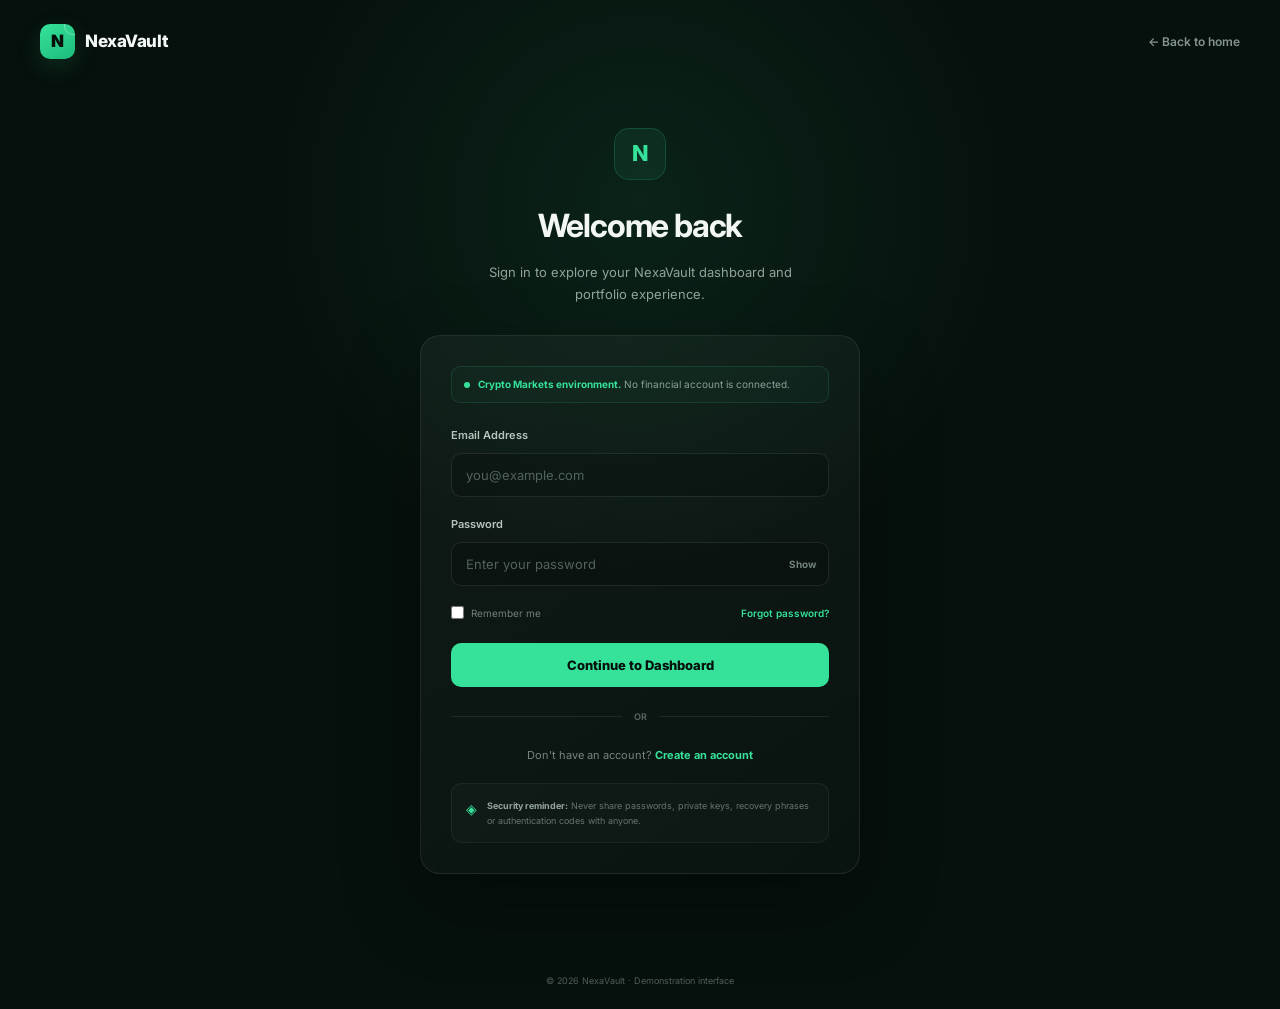
<file: dashboard.html>
<!DOCTYPE html>
<html lang="en">

<head>
    <meta charset="UTF-8">
    <meta name="viewport" content="width=device-width, initial-scale=1.0">

    <title>Dashboard | NexaVault</title>

    <link rel="preconnect" href="https://fonts.googleapis.com">
    <link rel="preconnect" href="https://fonts.gstatic.com" crossorigin>
    <link href="https://fonts.googleapis.com/css2?family=Inter:wght@400;500;600;700;800&display=swap" rel="stylesheet">

    <link rel="stylesheet" href="css/style.css">

    <style>
        /* =========================================================
           NEXAVAULT DASHBOARD
        ========================================================= */

        .dashboard-page {
            min-height: 100vh;
            background: var(--bg);
            color: var(--text);
        }

        /* =========================
           TOP BAR
        ========================= */

        .dashboard-topbar {
            height: 76px;
            border-bottom: 1px solid var(--border);
            background: rgba(7, 16, 13, 0.96);
            display: flex;
            align-items: center;
            padding: 0 28px;
            position: fixed;
            top: 0;
            left: 0;
            right: 0;
            z-index: 1000;
            backdrop-filter: blur(18px);
        }

        .dashboard-brand {
            display: flex;
            align-items: center;
            gap: 11px;
            font-size: 23px;
            font-weight: 800;
            color: var(--text);
            text-decoration: none;
            min-width: 220px;
        }

        .dashboard-brand-mark {
            width: 38px;
            height: 38px;
            border-radius: 10px;
            background: var(--green);
            color: #06110d;
            display: flex;
            align-items: center;
            justify-content: center;
            font-weight: 800;
            font-size: 20px;
        }

        .dashboard-top-right {
            margin-left: auto;
            display: flex;
            align-items: center;
            gap: 20px;
        }

        /* =========================================
           MODAL
        ========================================= */

        .dashboard-modal {
            position: fixed;

            inset: 0;

            display: none;

            align-items: center;
            justify-content: center;

            padding: 20px;

            background: rgba(0, 0, 0, 0.68);

            backdrop-filter: blur(7px);

            z-index: 200;
        }

        .dashboard-modal.show {
            display: flex;
        }

        .modal-box {
            width: 100%;
            max-width: 440px;

            padding: 28px;

            border: 1px solid rgba(54, 226, 154, 0.18);
            border-radius: 18px;

            background: #0a1712;

            box-shadow: 0 30px 80px rgba(0, 0, 0, 0.45);
        }

        .modal-icon {
            width: 42px;
            height: 42px;

            display: flex;
            align-items: center;
            justify-content: center;

            margin-bottom: 18px;

            border-radius: 11px;

            background: rgba(54, 226, 154, 0.08);

            color: var(--green);
        }

        .modal-box h3 {
            margin: 0 0 10px;

            font-size: 19px;
        }

        .modal-box p {
            margin: 0 0 22px;

            color: var(--muted);

            font-size: 13px;

            line-height: 1.7;
        }

        .modal-close {
            width: 100%;

            padding: 12px;

            border: 1px solid rgba(54, 226, 154, 0.25);
            border-radius: 9px;

            background: rgba(54, 226, 154, 0.07);

            color: var(--green);

            font-family: inherit;

            font-size: 12px;
            font-weight: 700;

            cursor: pointer;
        }


        .notification-btn {
            width: 40px;
            height: 40px;
            border: 0;
            background: transparent;
            color: var(--muted);
            font-size: 20px;
            cursor: pointer;
        }

        .notification-btn:hover {
            color: var(--text);
        }

        .top-user {
            display: flex;
            align-items: center;
            gap: 11px;
            padding: 7px 12px 7px 7px;
            border: 1px solid var(--border);
            border-radius: 12px;
            background: rgba(255, 255, 255, 0.02);
        }

        .top-user-avatar {
            width: 34px;
            height: 34px;
            border-radius: 9px;
            background: rgba(54, 226, 154, 0.13);
            color: var(--green);
            display: flex;
            align-items: center;
            justify-content: center;
            font-size: 12px;
            font-weight: 700;
        }

        .top-user-name {
            font-size: 14px;
            font-weight: 600;
            color: var(--text);
        }

        .top-user-arrow {
            color: var(--muted);
            margin-left: 4px;
        }


        /* =========================
           SIDEBAR
        ========================= */

        .dashboard-sidebar {
            width: 248px;
            position: fixed;
            top: 76px;
            bottom: 0;
            left: 0;
            border-right: 1px solid var(--border);
            background: #07130f;
            padding: 34px 18px 24px;
            overflow-y: auto;
            z-index: 900;
        }

        .sidebar-label {
            color: #657870;
            font-size: 10px;
            font-weight: 700;
            letter-spacing: 1.4px;
            text-transform: uppercase;
            margin: 0 12px 12px;
        }

        .sidebar-section {
            margin-bottom: 34px;
        }

        .sidebar-link {
            display: flex;
            align-items: center;
            gap: 14px;
            padding: 13px 14px;
            margin-bottom: 4px;
            border-radius: 11px;
            color: var(--muted);
            text-decoration: none;
            font-size: 14px;
            font-weight: 500;
            transition: 0.2s ease;
        }

        .sidebar-link:hover {
            color: var(--text);
            background: rgba(255, 255, 255, 0.035);
        }

        .sidebar-link.active {
            color: var(--green);
            background: rgba(54, 226, 154, 0.10);
            font-weight: 600;
        }

        .sidebar-icon {
            width: 20px;
            text-align: center;
            font-size: 16px;
        }

        .sidebar-divider {
            height: 1px;
            background: var(--border);
            margin: 20px 4px 24px;
        }

        .sidebar-security {
            margin: 0 4px;
            padding: 20px 16px;
            border: 1px solid rgba(54, 226, 154, 0.16);
            border-radius: 12px;
            background:
                radial-gradient(circle at 50% 120%,
                    rgba(54, 226, 154, 0.12),
                    transparent 55%),
                rgba(54, 226, 154, 0.025);
        }

        .sidebar-security-icon {
            width: 34px;
            height: 34px;
            border-radius: 9px;
            background: rgba(54, 226, 154, 0.10);
            color: var(--green);
            display: flex;
            align-items: center;
            justify-content: center;
            margin-bottom: 13px;
        }

        .sidebar-security h4 {
            margin: 0 0 7px;
            font-size: 13px;
        }

        .sidebar-security p {
            margin: 0;
            color: var(--muted);
            font-size: 11px;
            line-height: 1.7;
        }


        /* =========================
           MAIN
        ========================= */

        .dashboard-main {
            margin-left: 248px;
            padding: 112px 38px 60px;
            max-width: 1700px;
        }

        .dashboard-heading {
            display: flex;
            justify-content: space-between;
            align-items: flex-end;
            gap: 30px;
            margin-bottom: 28px;
        }

        .welcome-label {
            color: var(--green);
            font-size: 12px;
            font-weight: 700;
            letter-spacing: 1.2px;
            text-transform: uppercase;
            margin-bottom: 6px;
        }

        .dashboard-heading h1 {
            margin: 0;
            font-size: clamp(30px, 3vw, 42px);
            line-height: 1.1;
            letter-spacing: -1.5px;
        }

        .dashboard-heading h1 span {
            color: var(--green);
        }

        .dashboard-heading p {
            margin: 7px 0 0;
            color: var(--muted);
            font-size: 14px;
        }

        .demo-indicator {
            text-align: right;
        }

        .demo-badge {
            display: inline-flex;
            align-items: center;
            gap: 7px;
            padding: 8px 12px;
            border: 1px solid rgba(54, 226, 154, 0.18);
            border-radius: 20px;
            background: rgba(54, 226, 154, 0.06);
            color: var(--green);
            font-size: 10px;
            font-weight: 700;
            letter-spacing: .5px;
            text-transform: uppercase;
        }

        .demo-dot {
            width: 7px;
            height: 7px;
            border-radius: 50%;
            background: var(--green);
        }

        .demo-note {
            display: block;
            margin-top: 8px;
            color: #687b73;
            font-size: 10px;
        }


        /* =========================
           TWO COLUMN LAYOUT
        ========================= */

        .dashboard-columns {
            display: grid;
            grid-template-columns: minmax(0, 1.05fr) minmax(400px, .95fr);
            gap: 18px;
            align-items: start;
        }

        .dashboard-card {
            border: 1px solid var(--border);
            background:
                linear-gradient(145deg,
                    rgba(13, 31, 24, 0.98),
                    rgba(7, 20, 15, 0.98));
            border-radius: 15px;
            overflow: hidden;
        }

        .card-header {
            padding: 22px 24px 19px;
            border-bottom: 1px solid var(--border);
        }

        .card-title-row {
            display: flex;
            justify-content: space-between;
            align-items: center;
            gap: 15px;
        }

        .card-title {
            display: flex;
            align-items: center;
            gap: 12px;
        }

        .card-title-icon {
            width: 38px;
            height: 38px;
            border-radius: 10px;
            background: rgba(54, 226, 154, 0.10);
            color: var(--green);
            display: flex;
            align-items: center;
            justify-content: center;
            font-size: 18px;
        }

        .card-title h2 {
            margin: 0;
            font-size: 17px;
        }

        .card-title p {
            margin: 4px 0 0;
            color: var(--muted);
            font-size: 11px;
        }


        /* =========================
           ACCOUNT OVERVIEW
        ========================= */

        .account-overview {
            padding-bottom: 18px;
        }

        .overview-metrics {
            padding: 18px;
            display: grid;
            grid-template-columns: 1fr 1fr;
            gap: 14px;
        }

        .metric-box {
            border: 1px solid rgba(255, 255, 255, 0.07);
            border-radius: 12px;
            padding: 20px;
            background: rgba(255, 255, 255, 0.018);
        }

        .metric-label {
            color: var(--muted);
            font-size: 12px;
            margin-bottom: 13px;
        }

        .metric-value {
            color: var(--text);
            font-size: clamp(22px, 2vw, 30px);
            font-weight: 700;
            letter-spacing: -1px;
        }

        .metric-gain {
            margin-top: 9px;
            color: var(--green);
            font-size: 13px;
            font-weight: 600;
        }

        .metric-box.gain-box {
            grid-column: 1 / -1;
        }

        .metric-box.gain-box .metric-value {
            color: var(--green);
        }

        .gain-percent {
            font-weight: 600;
            transition: color .25s ease;
        }

        .gain-percent.profit {
            color: var(--green);
        }

        .gain-percent.loss {
            color: #ff6b6b;
        }


        /* =========================
           ALLOCATION
        ========================= */

        .allocation-section {
            margin: 0 18px;
            border: 1px solid rgba(255, 255, 255, 0.07);
            border-radius: 12px;
            overflow: hidden;
        }

        .allocation-heading {
            padding: 20px 18px 4px;
        }

        .allocation-heading h3 {
            margin: 0;
            font-size: 16px;
        }

        .allocation-heading p {
            margin: 5px 0 0;
            color: var(--muted);
            font-size: 11px;
        }

        .allocation-content {
            display: grid;
            grid-template-columns: 220px 1fr;
            align-items: center;
            gap: 25px;
            padding: 18px 22px 24px;
        }

        .allocation-chart {
            width: 190px;
            height: 190px;
            position: relative;
            margin: auto;
        }

        .donut {
            width: 100%;
            height: 100%;
            border-radius: 50%;
            background:
                conic-gradient(var(--green) 0 51.06%,
                    #67b99a 51.06% 80.47%,
                    #438d72 80.47% 93.67%,
                    #315a4c 93.67% 100%);
            position: relative;
        }

        .donut::after {
            content: "";
            position: absolute;
            inset: 22%;
            border-radius: 50%;
            background: #07130f;
        }

        .donut-center {
            position: absolute;
            inset: 0;
            z-index: 2;
            display: flex;
            flex-direction: column;
            align-items: center;
            justify-content: center;
        }

        .donut-center strong {
            font-size: 23px;
            color: var(--text);
        }

        .donut-center span {
            margin-top: 3px;
            color: var(--muted);
            font-size: 10px;
        }

        .allocation-list {
            width: 100%;
        }

        .allocation-item {
            display: flex;
            align-items: center;
            justify-content: space-between;
            padding: 12px 0;
            border-bottom: 1px solid rgba(255, 255, 255, 0.055);
            font-size: 13px;
        }

        .allocation-item:last-child {
            border-bottom: 0;
        }

        .allocation-name {
            display: flex;
            align-items: center;
            gap: 10px;
            color: var(--muted);
        }

        .allocation-dot {
            width: 9px;
            height: 9px;
            border-radius: 50%;
            background: var(--green);
        }

        .allocation-dot.eth {
            background: #67b99a;
        }

        .allocation-dot.sol {
            background: #438d72;
        }

        .allocation-dot.other {
            background: #315a4c;
        }

        .allocation-value {
            color: var(--text);
            font-weight: 600;
        }


        /* =========================
           RIGHT COLUMN
        ========================= */

        .right-column {
            display: flex;
            flex-direction: column;
            gap: 18px;
        }


        /* =========================
           PAYMENT
        ========================= */

        .payment-body {
            padding: 18px;
        }

        .illustrative-tag {
            padding: 6px 9px;
            border-radius: 20px;
            background: rgba(54, 226, 154, 0.07);
            color: var(--green);
            font-size: 9px;
            font-weight: 700;
            white-space: nowrap;
        }

        .payment-main {
            border: 1px solid rgba(255, 255, 255, 0.07);
            border-radius: 12px;
            padding: 22px;
            display: grid;
            grid-template-columns: 1fr 1fr;
            gap: 20px;
        }

        .payment-info {
            display: flex;
            align-items: center;
            gap: 14px;
        }

        .payment-icon {
            width: 38px;
            height: 38px;
            border-radius: 10px;
            background: rgba(54, 226, 154, 0.09);
            color: var(--green);
            display: flex;
            align-items: center;
            justify-content: center;
        }

        .payment-info small {
            display: block;
            color: var(--muted);
            font-size: 10px;
            margin-top: 5px;
        }

        .payment-info strong {
            font-size: 23px;
            display: block;
        }

        .payment-date {
            border-left: 1px solid var(--border);
            padding-left: 25px;
        }

        .payment-date strong {
            font-size: 15px;
        }

        .payment-date small {
            display: block;
            color: var(--muted);
            font-size: 10px;
            margin-top: 6px;
        }


        /* =========================
           ACCOUNT FIGURE
        ========================= */

        .account-figure-body {
            padding: 22px;
        }

        .account-figure-value {
            margin-top: 10px;
            font-size: clamp(29px, 3vw, 40px);
            font-weight: 700;
            letter-spacing: -1.5px;
        }

        .account-figure-caption {
            margin-top: 7px;
            color: var(--muted);
            font-size: 11px;
        }


        /* =========================
           TRADING ACTIVITY
        ========================= */

        .trading-header {
            padding: 21px 22px 15px;
        }

        .live-badge {
            display: inline-flex;
            align-items: center;
            gap: 6px;
            padding: 6px 10px;
            border-radius: 20px;
            background: rgba(54, 226, 154, 0.07);
            color: var(--green);
            font-size: 9px;
            font-weight: 700;
        }

        .live-badge span {
            width: 6px;
            height: 6px;
            border-radius: 50%;
            background: var(--green);
        }

        .trading-body {
            padding: 0 18px 18px;
        }

        .market-summary {
            display: flex;
            align-items: center;
            gap: 12px;
            padding: 8px 4px 16px;
        }

        .coin-icon {
            width: 39px;
            height: 39px;
            border-radius: 50%;
            background: #f59e0b;
            color: white;
            display: flex;
            align-items: center;
            justify-content: center;
            font-size: 20px;
            font-weight: 700;
        }

        .coin-name strong {
            display: block;
            font-size: 15px;
        }

        .coin-name small {
            color: var(--muted);
            font-size: 10px;
        }

        .market-price {
            margin-left: auto;
        }

        .market-price strong {
            font-size: 17px;
        }

        .market-change {
            margin-left: 5px;
            color: var(--green);
            font-size: 11px;
            font-weight: 600;
        }

        .chart-periods {
            display: flex;
            gap: 4px;
            margin-left: auto;
        }

        .chart-periods span {
            padding: 6px 8px;
            color: var(--muted);
            font-size: 9px;
            border-radius: 6px;
        }

        .chart-periods span.active {
            background: rgba(54, 226, 154, 0.09);
            color: var(--green);
        }

        .chart-wrap {
            height: 205px;
            border: 1px solid rgba(255, 255, 255, 0.055);
            border-radius: 10px;
            background:
                linear-gradient(rgba(255, 255, 255, 0.035) 1px,
                    transparent 1px),
                linear-gradient(90deg,
                    rgba(255, 255, 255, 0.035) 1px,
                    transparent 1px);
            background-size: 25% 25%;
            padding: 12px;
            overflow: hidden;
        }

        .chart-svg {
            width: 100%;
            height: 100%;
        }

        .chart-line {
            fill: none;
            stroke: var(--green);
            stroke-width: 2.5;
            stroke-linecap: round;
            stroke-linejoin: round;
        }

        .chart-area {
            fill: rgba(54, 226, 154, 0.08);
        }

        .chart-label {
            fill: #60726b;
            font-size: 9px;
        }


        /* =========================
           RECENT ACTIVITY
        ========================= */

        .recent-trades {
            margin-top: 17px;
        }

        .recent-trades-heading {
            display: flex;
            justify-content: space-between;
            align-items: center;
            margin-bottom: 9px;
        }

        .recent-trades-heading strong {
            font-size: 12px;
        }

        .recent-trades-heading a {
            color: var(--green);
            font-size: 10px;
            text-decoration: none;
        }

        .trade-table {
            border: 1px solid rgba(255, 255, 255, 0.055);
            border-radius: 9px;
            overflow: hidden;
        }

        .trade-row {
            display: grid;
            grid-template-columns: .7fr 1.1fr .9fr 1fr .8fr;
            align-items: center;
            gap: 8px;
            padding: 10px 11px;
            border-bottom: 1px solid rgba(255, 255, 255, 0.045);
            font-size: 10px;
        }

        .trade-row:last-child {
            border-bottom: 0;
        }

        .trade-header-row {
            color: #657870;
            background: rgba(255, 255, 255, 0.015);
        }

        .trade-row:not(.trade-header-row) {
            color: var(--muted);
        }

        .trade-type {
            display: flex;
            align-items: center;
            gap: 5px;
        }

        .trade-type.buy {
            color: var(--green);
        }

        .trade-type.sell {
            color: #ff6b6b;
        }

        .trade-type i {
            width: 6px;
            height: 6px;
            border-radius: 50%;
            display: block;
            background: currentColor;
        }


        /* =========================
           MOBILE SIDEBAR BUTTON
        ========================= */

        .dashboard-mobile-toggle {
            display: none;
            width: 40px;
            height: 40px;
            border: 1px solid var(--border);
            background: rgba(255, 255, 255, 0.03);
            color: var(--text);
            border-radius: 9px;
            cursor: pointer;
            font-size: 20px;
        }


        /* =========================
           RESPONSIVE
        ========================= */

        @media (max-width: 1150px) {

            .dashboard-columns {
                grid-template-columns: 1fr;
            }

            .right-column {
                display: grid;
                grid-template-columns: 1fr 1fr;
            }

            .trading-card {
                grid-column: 1 / -1;
            }

            .dashboard-heading {
                align-items: flex-start;
            }
        }

        @media (max-width: 800px) {

            .dashboard-topbar {
                height: 68px;
                padding: 0 16px;
            }

            .dashboard-brand {
                min-width: auto;
                font-size: 19px;
            }

            .dashboard-brand-mark {
                width: 34px;
                height: 34px;
            }

            .dashboard-mobile-toggle {
                display: block;
                margin-right: 10px;
            }

            .dashboard-sidebar {
                top: 68px;
                width: 250px;
                transform: translateX(-100%);
                transition: transform .25s ease;
                box-shadow: 20px 0 50px rgba(0, 0, 0, .3);
            }

            .dashboard-sidebar.open {
                transform: translateX(0);
            }

            .dashboard-main {
                margin-left: 0;
                padding: 94px 16px 40px;
            }

            .dashboard-heading {
                flex-direction: column;
                margin-bottom: 22px;
            }

            .demo-indicator {
                text-align: left;
            }

            .right-column {
                display: flex;
            }

            .overview-metrics {
                grid-template-columns: 1fr;
            }

            .metric-box.gain-box {
                grid-column: auto;
            }

            .allocation-content {
                grid-template-columns: 1fr;
            }

            .allocation-chart {
                width: 175px;
                height: 175px;
            }

            .payment-main {
                grid-template-columns: 1fr;
            }

            .payment-date {
                border-left: 0;
                border-top: 1px solid var(--border);
                padding-left: 0;
                padding-top: 18px;
            }

            .top-user-name,
            .top-user-arrow {
                display: none;
            }

            .notification-btn {
                display: none;
            }
        }

        @media (max-width: 500px) {

            .dashboard-heading h1 {
                font-size: 29px;
            }

            .card-header {
                padding: 18px;
            }

            .overview-metrics {
                padding: 12px;
            }

            .allocation-section {
                margin: 0 12px;
            }

            .allocation-content {
                padding: 15px;
            }

            .chart-wrap {
                height: 180px;
            }

            .market-summary {
                flex-wrap: wrap;
            }

            .chart-periods {
                width: 100%;
                margin-left: 0;
                justify-content: flex-end;
            }

            .trade-row {
                grid-template-columns: .7fr 1fr .8fr 1fr;
            }

            .trade-row> :last-child {
                display: none;
            }
        }

        /* =========================================
           ACTIVITY
        ========================================= */

        .activity-card {
            margin-bottom: 20px;
        }

        .activity-list {
            padding: 5px 20px;
        }

        .activity-item {
            display: flex;

            align-items: center;

            gap: 13px;

            padding: 16px 0;

            border-bottom: 1px solid rgba(255, 255, 255, 0.045);
        }

        .activity-item:last-child {
            border-bottom: none;
        }

        .activity-icon {
            width: 34px;
            height: 34px;

            display: flex;
            align-items: center;
            justify-content: center;

            flex: 0 0 auto;

            border-radius: 9px;

            background: rgba(54, 226, 154, 0.07);

            color: var(--green);

            font-size: 12px;
        }

        .activity-info {
            flex: 1;
        }

        .activity-info strong {
            display: block;

            margin-bottom: 4px;

            color: #cbd7d2;

            font-size: 11px;
        }

        .activity-info span {
            color: #63756d;

            font-size: 9px;
        }

        .activity-amount {
            color: #d8e2dd;

            font-size: 11px;
            font-weight: 700;

            text-align: right;
        }

        .activity-status {
            display: block;

            margin-top: 4px;

            color: #62736c;

            font-size: 8px;
            font-weight: 500;
        }

        /* =========================================
           ACTIONS
        ========================================= */

        .quick-actions {
            display: grid;

            grid-template-columns: repeat(2, 1fr);

            gap: 10px;

            margin-bottom: 20px;
        }

        .quick-action {
            display: flex;

            align-items: center;
            justify-content: center;

            gap: 8px;

            min-height: 45px;

            border: 1px solid var(--border);
            border-radius: 10px;

            background: rgba(255, 255, 255, 0.02);

            color: #a8b7b0;

            font-family: inherit;

            font-size: 11px;
            font-weight: 600;

            cursor: pointer;

            transition: 0.2s ease;
        }

        .quick-action:hover {
            border-color: rgba(54, 226, 154, 0.25);

            background: rgba(54, 226, 154, 0.05);

            color: var(--green);
        }
    </style>
</head>

<body class="dashboard-page">

    <!-- =====================================================
         TOP BAR
    ====================================================== -->

    <header class="dashboard-topbar">

        <button class="dashboard-mobile-toggle" id="dashboardMobileToggle" aria-label="Open dashboard navigation">
            ☰
        </button>

        <a href="index.html" class="dashboard-brand">
            <span class="dashboard-brand-mark">N</span>
            <span>NexaVault</span>
        </a>

        <div class="dashboard-top-right">

            <button class="notification-btn" aria-label="Notifications">
                ♧
            </button>

            <div class="top-user">
                <div class="top-user-avatar" id="topUserAvatar">
                    RM
                </div>

                <span class="top-user-name" id="topUserName">
                    Rebecca M.
                </span>

                <span class="top-user-arrow">
                    ⌄
                </span>
            </div>

        </div>
    </header>


    <!-- =====================================================
         SIDEBAR
    ====================================================== -->

    <aside class="dashboard-sidebar" id="dashboardSidebar">

        <div class="sidebar-section">

            <div class="sidebar-label">
                Workspace
            </div>

            <a href="dashboard.html" class="sidebar-link active">
                <span class="sidebar-icon">⌂</span>
                <span>Dashboard</span>
            </a>

            <a href=" " class="sidebar-link demo-link">
                <span class="sidebar-icon"> ＋</span>
                <span>Deposit</span>
            </a>

            <a href=" " class="sidebar-link demo-link" data-title="Transactions">
                <span class="sidebar-icon"> ↓ </span>
                Withdrawal
            </a>

            <a href="#activity" class="sidebar-link">
                <span class="sidebar-icon">↔</span>
                <span>Transactions</span>
            </a>

        </div>


        <div class="sidebar-section">

            <div class="sidebar-label">
                Account
            </div>

            <a href="#overview" class="sidebar-link">
                <span class="sidebar-icon">⌁</span>
                <span>Markets</span>
            </a>

            <a href="plans.html" class="sidebar-link">
                <span class="sidebar-icon">◇</span>
                <span>Deposit Plans</span>
            </a>

            <a href="#" class="sidebar-link">
                <span class="sidebar-icon">⚙</span>
                <span>Settings</span>
            </a>

        </div>


        <div class="sidebar-divider"></div>

        <a href="#" class="sidebar-link" id="dashboardLogout">
            <span class="sidebar-icon">↪</span>
            <span>Log Out</span>
        </a>


        <div class="sidebar-security">

            <div class="sidebar-security-icon">
                ♢
            </div>

            <h4>
                Your Security Matters
            </h4>

            <p>
                Your assets are protected with
                industry-leading security measures.
            </p>

        </div>

    </aside>


    <!-- =====================================================
         MAIN CONTENT
    ====================================================== -->

    <main class="dashboard-main">

        <!-- Welcome -->

        <div class="dashboard-heading">

            <div>
                <div class="welcome-label">
                    Welcome back
                </div>

                <h1>
                    Good day,
                    <span id="welcomeUserName">Rebecca M.</span>
                </h1>

                <p>
                    Here's your account overview and current portfolio position.
                </p>
            </div>


            <div class="demo-indicator">

                <span class="demo-badge">
                    <span class="live-dot"></span>
                    Live Trading
                </span>

                <span class="demo-note">
                    All funds / figures are illustrative.
                </span>

            </div>

        </div>


        <!-- TWO COLUMN DASHBOARD -->

        <div class="dashboard-columns">


            <!-- =================================================
                 LEFT COLUMN
            ================================================== -->

            <section class="dashboard-card account-overview">

                <div class="card-header">

                    <div class="card-title">

                        <!-- <div class="card-title-icon">
                            ▣
                        </div> -->

                        <div>
                            <h2>
                                Account Overview
                            </h2>

                            <span class="illustrative-tag">
                                Your portfolio at a glance
                            </span>
                        </div>

                    </div>

                </div>


                <!-- Metrics -->

                <div class="overview-metrics">

                    <!-- PORTFOLIO GAIN - FIRST -->

                    <div class="metric-box gain-box">

                        <div class="metric-label">
                            Portfolio Gain
                        </div>

                        <div class="metric-value" id="dashboardGain">
                            +$1,205,148.90
                        </div>

                        <div class="metric-gain">
                            ↗
                            <span id="dashboardGainPercent" class="gain-percent profit">
                                +9.54%
                            </span>
                        </div>

                    </div>


                    <!-- TOTAL PORTFOLIO VALUE - SECOND -->

                    <div class="metric-box">

                        <div class="metric-label">
                            Total Portfolio Value
                        </div>

                        <div class="metric-value" id="dashboardTotalValue">
                            $2,414,971.00
                        </div>

                    </div>


                    <!-- AVAILABLE BALANCE - THIRD -->

                    <div class="metric-box">

                        <div class="metric-label">
                            Available Balance
                        </div>

                        <div class="metric-value" id="dashboardAvailableBalance">
                            $804,910.00
                        </div>

                    </div>

                </div>


                <!-- Allocation -->

                <div class="allocation-section">

                    <div class="allocation-heading">

                        <h3>
                            Asset Allocation
                        </h3>

                        <p>
                            Your portfolio distribution
                        </p>

                    </div>


                    <div class="allocation-content">

                        <div class="allocation-chart">

                            <div class="donut" id="allocationDonut">
                            </div>

                            <div class="donut-center">

                                <strong>
                                    100%
                                </strong>

                                <span>
                                    Allocated
                                </span>

                            </div>

                        </div>


                        <div class="allocation-list">

                            <div class="allocation-item">

                                <div class="allocation-name">
                                    <span class="allocation-dot"></span>
                                    Bitcoin
                                </div>

                                <span class="allocation-value" id="bitcoinAllocation">
                                    51.06%
                                </span>

                            </div>


                            <div class="allocation-item">

                                <div class="allocation-name">
                                    <span class="allocation-dot eth"></span>
                                    Ethereum
                                </div>

                                <span class="allocation-value" id="ethereumAllocation">
                                    29.41%
                                </span>

                            </div>


                            <div class="allocation-item">

                                <div class="allocation-name">
                                    <span class="allocation-dot sol"></span>
                                    Solana
                                </div>

                                <span class="allocation-value" id="solanaAllocation">
                                    13.20%
                                </span>

                            </div>


                            <div class="allocation-item">

                                <div class="allocation-name">
                                    <span class="allocation-dot other"></span>
                                    Other
                                </div>

                                <span class="allocation-value" id="otherAllocation">
                                    6.33%
                                </span>

                            </div>

                        </div>

                    </div>

                </div>

            </section>



            <!-- =================================================
                 RIGHT COLUMN
            ================================================== -->

            <div class="right-column">


                <!-- PAYMENT DUE -->

                <section class="dashboard-card">

                    <div class="card-header">

                        <div class="card-title-row">

                            <div class="card-title">

                                <!-- <div class="card-title-icon">
                                    ▣
                                </div> -->

                                <div>
                                    <h2>
                                        Next Scheduled Payment
                                    </h2>

                                    <span class="illustrative-tag">
                                        Your Upcoming Payment
                                    </span>
                                </div>

                            </div>

                            <!-- <span class="illustrative-tag">
                                know when payment is due.
                            </span> -->

                        </div>

                    </div>


                    <div class="payment-body">

                        <div class="payment-main">

                            <div class="payment-info payment-date">

                                <div class="payment-icon">
                                    ▣
                                </div>

                                <div>
                                    <small>
                                        <h3>
                                            Payment Due
                                        </h3>
                                    </small>

                                    <strong>
                                        September 28, 2026
                                    </strong>
                                </div>

                            </div>

                            <div class="payment-info payment-date">

                                <div class="payment-icon">
                                    $
                                </div>

                                <div>
                                    <strong>
                                        $150,386.70
                                    </strong>

                                    <small>

                                        Payment amount

                                    </small>
                                </div>

                            </div>




                        </div>

                    </div>

                </section>



                <!-- ACCOUNT FIGURE -->

                <!-- <section class="dashboard-card">

                    <div class="account-figure-body">

                        <div class="card-title-row">

                            <div class="card-title">

                                <div class="card-title-icon">
                                    ◈
                                </div>

                                <div>
                                    <h2>
                                        Account Figure
                                    </h2>

                                    <p>
                                        Total account value (illustrative)
                                    </p>
                                </div>

                            </div>

                            <span class="illustrative-tag">
                                Demo / Illustrative
                            </span>

                        </div>


                        <div class="account-figure-value">
                            $4,500,000.00
                        </div>

                        <div class="account-figure-caption">
                            Current account figure
                        </div>

                    </div>

                </section> -->



                <!-- TRADING ACTIVITY -->

                <section class="dashboard-card trading-card">

                    <div class="trading-header">

                        <div class="card-title-row">

                            <div class="card-title">

                                <div class="card-title-icon">
                                    ↗
                                </div>

                                <div>
                                    <h2>
                                        Simulated Trading Activity
                                    </h2>

                                    <p>
                                        Market movement
                                    </p>
                                </div>

                            </div>

                            <span class="live-badge">
                                <span></span>
                                Simulated
                            </span>

                        </div>

                    </div>


                    <div class="trading-body">


                        <!-- BTC MARKET HEADER -->

                        <!-- <div class="market-summary">

                            <div class="coin-icon">
                                ₿
                            </div>

                            <div class="coin-name">

                                <strong>
                                    BTC
                                </strong>

                                <small>
                                    Bitcoin
                                </small>

                            </div>

                            <div class="market-price">

                                <strong>
                                    $77,269.00
                                </strong>

                                <span class="market-change">
                                    ↗ +2.36%
                                </span>

                            </div>


                            <div class="chart-periods">

                                <span class="active">
                                    1H
                                </span>

                                <span>
                                    1D
                                </span>

                                <span>
                                    1W
                                </span>

                                <span>
                                    1M
                                </span>

                                <span>
                                    1Y
                                </span>

                            </div>

                        </div> -->


                        <!-- CHART -->

                        <div class="chart-wrap">

                            <svg class="chart-svg" viewBox="0 0 700 190" preserveAspectRatio="none">

                                <path class="chart-area" d="
                                    M0,145
                                    L25,137
                                    L45,142
                                    L65,125
                                    L90,131
                                    L115,119
                                    L140,123
                                    L165,108
                                    L190,116
                                    L215,105
                                    L240,119
                                    L265,130
                                    L290,121
                                    L315,109
                                    L340,115
                                    L365,95
                                    L390,104
                                    L415,86
                                    L440,94
                                    L465,78
                                    L490,88
                                    L515,72
                                    L540,80
                                    L565,64
                                    L590,72
                                    L615,55
                                    L640,64
                                    L665,48
                                    L700,39
                                    L700,190
                                    L0,190 Z">
                                </path>


                                <path class="chart-line" d="
                                    M0,145
                                    L25,137
                                    L45,142
                                    L65,125
                                    L90,131
                                    L115,119
                                    L140,123
                                    L165,108
                                    L190,116
                                    L215,105
                                    L240,119
                                    L265,130
                                    L290,121
                                    L315,109
                                    L340,115
                                    L365,95
                                    L390,104
                                    L415,86
                                    L440,94
                                    L465,78
                                    L490,88
                                    L515,72
                                    L540,80
                                    L565,64
                                    L590,72
                                    L615,55
                                    L640,64
                                    L665,48
                                    L700,39">
                                </path>


                                <text x="5" y="178" class="chart-label">
                                    10:00
                                </text>

                                <text x="130" y="178" class="chart-label">
                                    10:15
                                </text>

                                <text x="260" y="178" class="chart-label">
                                    10:30
                                </text>

                                <text x="390" y="178" class="chart-label">
                                    10:45
                                </text>

                                <text x="520" y="178" class="chart-label">
                                    11:15
                                </text>

                                <text x="650" y="178" class="chart-label">
                                    11:30
                                </text>

                            </svg>

                        </div>


                        <!-- RECENT TRADES -->

                        <div class="recent-trades">

                            <div class="recent-trades-heading">

                                <strong>
                                    Recent Simulated Activity
                                </strong>

                                <a href="markets.html">
                                    View Markets →
                                </a>

                            </div>


                            <div class="trade-table">

                                <div class="trade-row trade-header-row">

                                    <span>
                                        Time
                                    </span>

                                    <span>
                                        Pair
                                    </span>

                                    <span>
                                        Type
                                    </span>

                                    <span>
                                        Price
                                    </span>

                                    <span>
                                        Amount
                                    </span>

                                </div>


                                <div class="trade-row">

                                    <span>
                                        11:28
                                    </span>

                                    <span>
                                        BTC/USDT
                                    </span>

                                    <span class="trade-type buy">
                                        <i></i>
                                        Buy
                                    </span>

                                    <span>
                                        $62,482.17
                                    </span>

                                    <span>
                                        0.0154
                                    </span>

                                </div>


                                <div class="trade-row">

                                    <span>
                                        11:27
                                    </span>

                                    <span>
                                        ETH/USDT
                                    </span>

                                    <span class="trade-type sell">
                                        <i></i>
                                        Sell
                                    </span>

                                    <span>
                                        $3,248.76
                                    </span>

                                    <span>
                                        0.2731
                                    </span>

                                </div>


                                <div class="trade-row">

                                    <span>
                                        11:25
                                    </span>

                                    <span>
                                        SOL/USDT
                                    </span>

                                    <span class="trade-type buy">
                                        <i></i>
                                        Buy
                                    </span>

                                    <span>
                                        $142.36
                                    </span>

                                    <span>
                                        1.2560
                                    </span>

                                </div>

                            </div>

                        </div>

                    </div>

                </section>

            </div>

        </div>
        <br>

        <!-- LIVE CRYPTO MARKET OVERVIEW -->
        <div class="crypto-market-card">

            <div class="crypto-market-header" id="overview">

                <div>
                    <h3>Live Market Overview</h3>
                    <p>Real-time cryptocurrency market data</p>
                </div>

                <div class="live-indicator">
                    <span class="live-dot"></span>
                    LIVE
                </div>

            </div>


            <!-- Market table -->

            <div class="crypto-table-wrapper">

                <div class="crypto-table-head">
                    <div>Asset</div>
                    <div>Price</div>
                    <div>24h Change</div>
                    <div>Market Cap</div>
                </div>

                <div id="crypto-market-list">

                    <!-- Loading state -->

                    <div class="crypto-loading">
                        <div class="crypto-spinner"></div>
                        <span>Loading live market data...</span>
                    </div>

                </div>

            </div>

        </div>
        <br>

        <style>
            /* ==========================================
                           LIVE CRYPTO MARKET
                           ========================================== */

            .crypto-market-card {
                width: 100%;
                padding: 20px;

                background: rgba(255, 255, 255, 0.04);

                backdrop-filter: blur(20px);
                -webkit-backdrop-filter: blur(20px);

                border: 1px solid rgba(255, 255, 255, 0.08);

                border-radius: 16px;

                box-shadow:
                    0 10px 30px rgba(0, 0, 0, 0.25),
                    inset 0 1px 0 rgba(255, 255, 255, 0.03);

                overflow: hidden;
            }


            /* ==========================================
                             HEADER
                           ========================================== */

            .crypto-market-header {
                display: flex;

                align-items: center;
                justify-content: space-between;

                gap: 20px;

                margin-bottom: 20px;
            }


            .crypto-market-header h3 {
                margin: 0;

                color: #ffffff;

                font-size: 20px;
                font-weight: 600;
            }


            .crypto-market-header p {
                margin: 5px 0 0;

                color: #8b93a7;

                font-size: 13px;
            }


            /* ==========================================
                          LIVE INDICATOR
                        ========================================== */

            .live-indicator {
                display: flex;

                align-items: center;

                gap: 7px;

                padding: 6px 10px;

                border-radius: 20px;

                background: rgba(34, 197, 94, 0.08);

                color: #22c55e;

                font-size: 11px;

                font-weight: 700;

                letter-spacing: 0.5px;
            }


            .live-dot {
                width: 7px;
                height: 7px;

                border-radius: 50%;

                background: #22c55e;

                box-shadow:
                    0 0 5px rgba(34, 197, 94, 0.7),
                    0 0 10px rgba(34, 197, 94, 0.4);

                animation: cryptoLivePulse 1.8s infinite;
            }


            @keyframes cryptoLivePulse {

                0% {
                    opacity: 1;
                    transform: scale(1);
                }

                50% {
                    opacity: 0.4;
                    transform: scale(0.75);
                }

                100% {
                    opacity: 1;
                    transform: scale(1);
                }

            }


            /* ==========================================
                           TABLE
                           ========================================== */

            .crypto-table-wrapper {
                width: 100%;

                overflow-x: auto;
            }


            .crypto-table-head {

                display: grid;

                grid-template-columns:
                    minmax(200px, 2fr) minmax(130px, 1fr) minmax(120px, 1fr) minmax(150px, 1fr);

                align-items: center;

                padding: 12px 16px;

                border-bottom: 1px solid rgba(255, 255, 255, 0.06);

                color: #7f879a;

                font-size: 11px;

                font-weight: 600;

                text-transform: uppercase;

                letter-spacing: 0.5px;

                min-width: 650px;
            }


            /* ==========================================
                            COIN ROW
                           ========================================== */

            .crypto-row {

                display: grid;

                grid-template-columns:
                    minmax(200px, 2fr) minmax(130px, 1fr) minmax(120px, 1fr) minmax(150px, 1fr);

                align-items: center;

                padding: 15px 16px;

                min-width: 650px;

                border-bottom: 1px solid rgba(255, 255, 255, 0.04);

                transition:
                    background 0.2s ease,
                    transform 0.2s ease;
            }


            .crypto-row:hover {

                background: rgba(255, 255, 255, 0.035);

            }


            /* ==========================================
                            COIN INFORMATION
                           ========================================== */

            .crypto-asset {

                display: flex;

                align-items: center;

                gap: 12px;
            }


            .crypto-logo {

                width: 38px;
                height: 38px;

                border-radius: 50%;

                object-fit: cover;

                flex-shrink: 0;
            }


            .crypto-name {

                display: flex;

                flex-direction: column;

                gap: 3px;
            }


            .crypto-name strong {

                color: #ffffff;

                font-size: 14px;

                font-weight: 600;
            }


            .crypto-symbol {

                color: #737b8f;

                font-size: 11px;

                text-transform: uppercase;
            }


            /* ==========================================
                          PRICE
                           ========================================== */

            .crypto-price {

                color: #ffffff;

                font-size: 14px;

                font-weight: 600;
            }


            /* ==========================================
                           24H CHANGE
                           ========================================== */

            .crypto-change {

                font-size: 13px;

                font-weight: 600;
            }


            .crypto-change.positive {

                color: #22c55e;

            }


            .crypto-change.negative {

                color: #ef4444;

            }


            /* ==========================================
                         MARKET CAP
                          ========================================== */

            .crypto-market-cap {

                color: #a1a8b8;

                font-size: 13px;
            }


            /* ==========================================
                         LOADING
                           ========================================== */

            .crypto-loading {

                display: flex;

                align-items: center;
                justify-content: center;

                gap: 12px;

                height: 180px;

                color: #858da0;

                font-size: 13px;
            }


            .crypto-spinner {

                width: 18px;
                height: 18px;

                border: 2px solid rgba(255, 255, 255, 0.12);

                border-top-color: #ffffff;

                border-radius: 50%;

                animation: cryptoSpin 0.8s linear infinite;
            }


            @keyframes cryptoSpin {

                to {
                    transform: rotate(360deg);
                }

            }


            /* ==========================================
                           ERROR
                           ========================================== */

            .crypto-error {

                display: flex;

                align-items: center;
                justify-content: center;

                height: 180px;

                padding: 20px;

                text-align: center;

                color: #ef4444;

                font-size: 13px;
            }


            /* ==========================================
                            MOBILE
                          ========================================== */

            @media (max-width: 768px) {

                .crypto-market-card {

                    padding: 15px;

                }

                .crypto-market-header h3 {

                    font-size: 18px;

                }

                .crypto-market-header p {

                    font-size: 12px;

                }

            }


            @media (max-width: 480px) {

                .crypto-market-card {

                    padding: 12px;

                }

                .crypto-market-header {

                    align-items: flex-start;

                }

                .crypto-market-header h3 {

                    font-size: 17px;

                }

            }
        </style>

        <!-- =================================
                         ACTIVITY
                    ================================== -->

        <!-- <section class="dashboard-card activity-card" id="activity">

            <div class="card-header">

                <div>
                    <h2>Recent Activity</h2>

                    <p class="welcome-label">
                        Transactions
                    </p>
                </div>

            </div>


            <div class="activity-list">


                <div class="activity-item">

                    <div class="activity-icon">
                        ₿
                    </div>

                    <div class="activity-info">

                        <strong>
                            Bitcoin Allocation
                        </strong>

                        <span>
                            portfolio allocation
                        </span>

                    </div>

                    <div class="activity-amount">

                        -$1,109,200.00

                        <span class="activity-status">
                            Demo
                        </span>

                    </div>

                </div>


                <div class="activity-item">

                    <div class="activity-icon">
                        Ξ
                    </div>

                    <div class="activity-info">

                        <strong>
                            Ethereum Allocation
                        </strong>

                        <span>
                            portfolio allocation
                        </span>

                    </div>

                    <div class="activity-amount">

                        -$175000.00

                        <span class="activity-status">
                            Demo
                        </span>

                    </div>

                </div>


                <div class="activity-item">

                    <div class="activity-icon">
                        +
                    </div>

                    <div class="activity-info">

                        <strong>
                            Deposit Bonus
                        </strong>

                        <span>
                            transaction · 19-02-2026
                        </span>

                    </div>

                    <div class="activity-amount">

                        +$101,500.99

                        <span class="activity-status">
                            Credit
                        </span>

                    </div>

                </div>


                <div class="activity-item">

                    <div class="activity-icon">
                        +
                    </div>

                    <div class="activity-info">

                        <strong>
                            Account Credit
                        </strong>

                        <span>
                            deposit · 18-02-2026
                        </span>

                    </div>

                    <div class="activity-amount">

                        +$1,600,000.00

                        <span class="activity-status">
                            Credit
                        </span>

                    </div>

                </div>


            </div>

        </section> -->

        <!-- =================================
                         FOOTER NOTE
                    ================================== -->

        <div style="
                            padding:10px 0 25px;
                            text-align:center;
                            color:#53645d;
                            font-size:10px;
                            line-height:1.7;
                        ">
            NexaVault is a demonstration interface, we do not offer financial advice.
        </div>

    </main>

    <!-- =========================================
         MODAL
    ========================================= -->

    <div class="dashboard-modal" id="dashboardModal">

        <div class="modal-box">

            <div class="modal-icon">
                ◈
            </div>

            <h3 id="modalTitle">
                Demo Feature
            </h3>

            <p id="modalMessage">
                This feature is currently on hold.
                You Cannot Perform this action until preferred maturity date.
            </p>

            <button class="modal-close" id="modalClose">
                Close
            </button>

        </div>

    </div>

    <script>
        /* -----------------------------------------
          SIDEBAR
       ----------------------------------------- */

        const dashboardSidebar =
            document.getElementById("dashboardSidebar");

        const dashboardMenuButton =
            document.getElementById("dashboardMenuButton");

        if (dashboardMenuButton) {

            dashboardMenuButton.addEventListener("click", () => {

                dashboardSidebar.classList.toggle("show");

            });

        }


        /* -----------------------------------------
           MODAL
        ----------------------------------------- */

        const dashboardModal =
            document.getElementById("dashboardModal");

        const modalTitle =
            document.getElementById("modalTitle");

        const modalClose =
            document.getElementById("modalClose");


        function openDemoModal(title) {

            modalTitle.textContent = title;

            dashboardModal.classList.add("show");

        }


        document.querySelectorAll(".demo-action").forEach(button => {

            button.addEventListener("click", () => {

                openDemoModal(button.dataset.title);

            });

        });


        document.querySelectorAll(".demo-link").forEach(link => {

            link.addEventListener("click", event => {

                event.preventDefault();

                openDemoModal(link.dataset.title);

            });

        });


        if (modalClose) {

            modalClose.addEventListener("click", () => {

                dashboardModal.classList.remove("show");

            });

        }


        dashboardModal.addEventListener("click", event => {

            if (event.target === dashboardModal) {

                dashboardModal.classList.remove("show");

            }

        });

    </script>


    <!-- =====================================================
         EXISTING NEXAVAULT SCRIPT
    ====================================================== -->

    <script src="js/script.js"></script>


    <!-- =====================================================
         DASHBOARD-SPECIFIC JS
    ====================================================== -->

    <script>

        document.addEventListener("DOMContentLoaded", () => {

            /*
             * Load the centralized demo account from script.js
             */

            if (typeof NexaAuth !== "undefined" && NexaAuth.isLoggedIn()) {

                const user = NexaAuth.getCurrentUser();
                const portfolio = NexaAuth.getCurrentPortfolio();

                if (user) {

                    const welcomeName =
                        document.getElementById("welcomeUserName");

                    const topUserName =
                        document.getElementById("topUserName");

                    const avatar =
                        document.getElementById("topUserAvatar");

                    if (welcomeName) {
                        welcomeName.textContent = user.firstName;
                    }

                    if (topUserName) {
                        topUserName.textContent =
                            user.firstName + " " + user.lastName;
                    }

                    if (avatar) {
                        avatar.textContent =
                            (
                                user.firstName.charAt(0) +
                                user.lastName.charAt(0)
                            ).toUpperCase();
                    }
                }


                /*
                 * Portfolio figures
                 */

                if (portfolio) {

                    const totalValue =
                        document.getElementById("dashboardTotalValue");

                    const availableBalance =
                        document.getElementById("dashboardAvailableBalance");

                    const totalPercent =
                        document.getElementById("dashboardTotalPercent");

                    if (totalValue) {
                        totalValue.textContent =
                            "$" + Number(
                                portfolio.totalValue
                            ).toLocaleString("en-US", {
                                minimumFractionDigits: 2,
                                maximumFractionDigits: 2
                            });
                    }

                    if (availableBalance) {
                        availableBalance.textContent =
                            "$" + Number(
                                portfolio.availableBalance
                            ).toLocaleString("en-US", {
                                minimumFractionDigits: 2,
                                maximumFractionDigits: 2
                            });
                    }

                    if (totalPercent) {
                        totalPercent.textContent =
                            "+" +
                            Number(portfolio.gainPercent).toFixed(2) +
                            "%";
                    }


                    /*
                     * Allocation percentages
                     */

                    const allocation =
                        portfolio.allocation;

                    if (allocation) {

                        const btc =
                            document.getElementById("bitcoinAllocation");

                        const eth =
                            document.getElementById("ethereumAllocation");

                        const sol =
                            document.getElementById("solanaAllocation");

                        const other =
                            document.getElementById("otherAllocation");

                        if (btc) {
                            btc.textContent =
                                Number(allocation.bitcoin).toFixed(2) + "%";
                        }

                        if (eth) {
                            eth.textContent =
                                Number(allocation.ethereum).toFixed(2) + "%";
                        }

                        if (sol) {
                            sol.textContent =
                                Number(allocation.solana).toFixed(2) + "%";
                        }

                        if (other) {
                            other.textContent =
                                Number(allocation.other).toFixed(2) + "%";
                        }


                        /*
                         * Dynamic donut
                         */

                        const donut =
                            document.getElementById("allocationDonut");

                        if (donut) {

                            const bitcoin =
                                Number(allocation.bitcoin) || 0;

                            const ethereum =
                                Number(allocation.ethereum) || 0;

                            const solana =
                                Number(allocation.solana) || 0;

                            const other =
                                Number(allocation.other) || 0;

                            const bitcoinEnd =
                                bitcoin;

                            const ethereumEnd =
                                bitcoin + ethereum;

                            const solanaEnd =
                                bitcoin + ethereum + solana;

                            const otherEnd =
                                bitcoin +
                                ethereum +
                                solana +
                                other;

                            donut.style.background =
                                `conic-gradient(
                                    var(--green) 0 ${bitcoinEnd}%,
                                    #67b99a ${bitcoinEnd}% ${ethereumEnd}%,
                                    #438d72 ${ethereumEnd}% ${solanaEnd}%,
                                    #315a4c ${solanaEnd}% ${otherEnd}%
                                )`;
                        }
                    }
                }

            }


            /*
             * Mobile sidebar
             */

            const mobileToggle =
                document.getElementById("dashboardMobileToggle");

            const sidebar =
                document.getElementById("dashboardSidebar");

            if (mobileToggle && sidebar) {

                mobileToggle.addEventListener("click", () => {

                    sidebar.classList.toggle("open");

                });


                document.querySelectorAll(
                    ".sidebar-link"
                ).forEach(link => {

                    link.addEventListener("click", () => {
                        sidebar.classList.remove("open");
                    });

                });
            }


            /*
             * Logout
             */

            const logout =
                document.getElementById("dashboardLogout");

            if (logout) {

                logout.addEventListener("click", (event) => {

                    event.preventDefault();

                    if (
                        typeof NexaAuth !== "undefined" &&
                        NexaAuth.logout
                    ) {
                        NexaAuth.logout();
                    } else {
                        window.location.href = "login.html";
                    }

                });

            }

        });

    </script>


    <script>
        async function loadCryptoMarket() {

            const container = document.getElementById("crypto-market-list");

            try {

                const response = await fetch(
                    "https://api.coingecko.com/api/v3/coins/markets?vs_currency=usd&ids=bitcoin,ethereum,tether,binancecoin,ripple,solana&order=market_cap_desc&sparkline=false"
                );

                if (!response.ok) {
                    throw new Error("Failed to fetch market data");
                }

                const coins = await response.json();

                // Keep the exact order you want
                const coinOrder = [
                    "bitcoin",
                    "ethereum",
                    "tether",
                    "binancecoin",
                    "ripple",
                    "solana"
                ];

                const orderedCoins = coinOrder
                    .map(id => coins.find(coin => coin.id === id))
                    .filter(Boolean);

                container.innerHTML = orderedCoins.map(coin => `

            <div class="crypto-row">

                <!-- Asset -->
                <div class="crypto-asset">

                    <img
                        class="crypto-logo"
                        src="${coin.image}"
                        alt="${coin.name}"
                    >

                    <div class="crypto-name">

                        <strong>${coin.name}</strong>

                        <span class="crypto-symbol">
                            ${coin.symbol}
                        </span>

                    </div>

                </div>


                <!-- Price -->
                <div class="crypto-price">

                    $${Number(coin.current_price).toLocaleString(
                    undefined,
                    {
                        minimumFractionDigits: 2,
                        maximumFractionDigits: 2
                    }
                )}

                </div>


                <!-- 24h Change -->
                <div class="crypto-change ${coin.price_change_percentage_24h >= 0
                        ? "positive"
                        : "negative"
                    }">

                    ${coin.price_change_percentage_24h >= 0
                        ? "+"
                        : ""
                    }${coin.price_change_percentage_24h?.toFixed(2)}%

                </div>


                <!-- Market Cap -->
                <div class="crypto-market-cap">

                    $${formatMarketCap(coin.market_cap)}

                </div>

            </div>

        `).join("");

            } catch (error) {

                console.error("Crypto market error:", error);

                container.innerHTML = `
            <div class="crypto-error">
                Unable to load live market data.
            </div>
        `;

            }
        }


        function formatMarketCap(value) {

            if (value >= 1e12) {
                return (value / 1e12).toFixed(2) + "T";
            }

            if (value >= 1e9) {
                return (value / 1e9).toFixed(2) + "B";
            }

            if (value >= 1e6) {
                return (value / 1e6).toFixed(2) + "M";
            }

            return Number(value).toLocaleString();

        }


        // Load immediately
        loadCryptoMarket();


        // Refresh every 60 seconds
        setInterval(loadCryptoMarket, 60000);



        function formatMarketCap(value) {

            if (value >= 1e12) {
                return (value / 1e12).toFixed(2) + "T";
            }

            if (value >= 1e9) {
                return (value / 1e9).toFixed(2) + "B";
            }

            if (value >= 1e6) {
                return (value / 1e6).toFixed(2) + "M";
            }

            return Number(value).toLocaleString();
        }


        // Load market when page opens
        loadCryptoMarket();

        // Refresh every 60 seconds
        setInterval(loadCryptoMarket, 60000);
    </script>

</body>

</html>
</file>
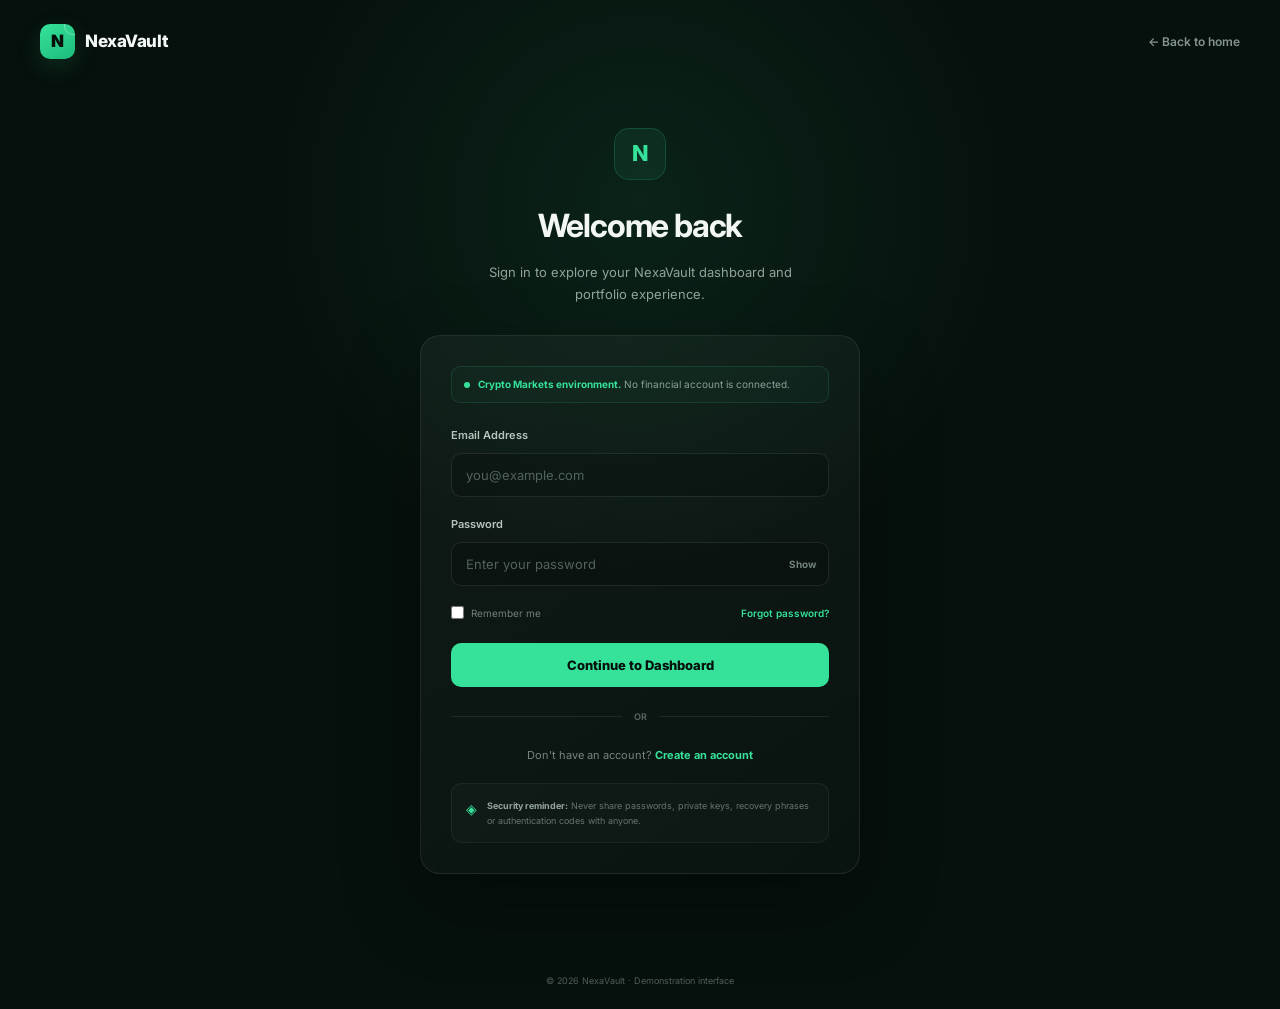
<file: dashboard2.html>
<!DOCTYPE html>
<html lang="en">

<head>
    <meta charset="UTF-8">
    <meta name="viewport" content="width=device-width, initial-scale=1.0">

    <title>Dashboard | NexaVault</title>

    <link rel="preconnect" href="https://fonts.googleapis.com">
    <link rel="preconnect" href="https://fonts.gstatic.com" crossorigin>

    <link href="https://fonts.googleapis.com/css2?family=Inter:wght@400;500;600;700;800&display=swap" rel="stylesheet">

    <link rel="stylesheet" href="css/style.css">

    <style>
        /* =========================================
           DASHBOARD
        ========================================= */

        body {
            background: #06100c;
        }

        .dashboard-page {
            min-height: 100vh;
            /* padding-top: 10px; */
        }

        .dashboard-layout {
            display: flex;
            min-height: calc(100vh - 78px);
        }


        /* =========================================
           SIDEBAR
        ========================================= */

        .dashboard-sidebar {
            position: fixed;
            top: 78px;
            left: 0;
            bottom: 0;

            width: 245px;

            padding: 25px 15px;

            background: #08130f;
            border-right: 1px solid var(--border);

            overflow-y: auto;
            z-index: 50;
        }

        .sidebar-label {
            margin: 10px 12px 10px;

            color: #64756e;

            font-size: 10px;
            font-weight: 800;

            letter-spacing: 1.4px;
            text-transform: uppercase;
        }

        .sidebar-nav {
            display: flex;
            flex-direction: column;
            gap: 5px;
        }

        .sidebar-link {
            display: flex;
            align-items: center;
            gap: 12px;

            padding: 12px 13px;

            border-radius: 10px;

            color: #8fa29a;

            font-size: 13px;
            font-weight: 600;

            text-decoration: none;

            transition: 0.2s ease;
        }

        .sidebar-link:hover {
            color: var(--text);
            background: rgba(255, 255, 255, 0.035);
        }

        .sidebar-link.active {
            color: var(--green);
            background: rgba(54, 226, 154, 0.08);
        }

        .sidebar-icon {
            width: 20px;

            text-align: center;

            font-size: 15px;
        }

        .sidebar-divider {
            height: 1px;

            margin: 22px 10px;

            background: var(--border);
        }

        .demo-account-box {
            margin: 20px 5px 0;

            padding: 16px;

            border: 1px solid rgba(54, 226, 154, 0.13);
            border-radius: 13px;

            background: rgba(54, 226, 154, 0.035);
        }

        .demo-account-box small {
            display: block;

            margin-bottom: 7px;

            color: #71837b;

            font-size: 10px;
            font-weight: 700;

            letter-spacing: 0.8px;
            text-transform: uppercase;
        }

        .demo-account-box strong {
            display: block;

            margin-bottom: 6px;

            color: var(--green);

            font-size: 13px;
        }

        .demo-account-box span {
            color: var(--muted);

            font-size: 11px;

            line-height: 1.5;
        }

        /* =========================================
           MAIN
        ========================================= */

        .dashboard-main {
            width: calc(100% - 245px);

            margin-left: 245px;

            padding: 35px;

            overflow: hidden;
        }

        .dashboard-container {
            max-width: 1450px;
            margin: auto;
        }

        /* =========================================
           TOPBAR
        ========================================= */

        .dashboard-topbar {
            display: flex;

            align-items: center;
            justify-content: space-between;

            gap: 20px;

            margin-bottom: 30px;
        }

        .dashboard-title h1 {
            margin: 0 0 7px;

            font-size: 28px;

            letter-spacing: -1px;
        }

        .dashboard-title p {
            margin: 0;

            color: var(--muted);

            font-size: 13px;
        }

        .dashboard-user {
            display: flex;
            align-items: center;
            gap: 12px;
        }

        .notification-button {
            width: 40px;
            height: 40px;

            display: flex;
            align-items: center;
            justify-content: center;

            border: 1px solid var(--border);
            border-radius: 10px;

            background: rgba(255, 255, 255, 0.025);

            color: #b7c4bf;

            cursor: pointer;

            position: relative;
        }

        .notification-dot {
            position: absolute;

            top: 8px;
            right: 8px;

            width: 6px;
            height: 6px;

            border-radius: 50%;

            background: var(--green);
        }

        .user-profile {
            display: flex;
            align-items: center;
            gap: 10px;

            padding: 6px 10px 6px 6px;

            border: 1px solid var(--border);
            border-radius: 11px;

            background: rgba(255, 255, 255, 0.025);
        }

        .user-avatar {
            width: 32px;
            height: 32px;

            display: flex;
            align-items: center;
            justify-content: center;

            border-radius: 9px;

            background: rgba(54, 226, 154, 0.10);

            color: var(--green);

            font-size: 12px;
            font-weight: 800;
        }

        .user-info strong {
            display: block;

            color: #e6eeea;

            font-size: 12px;
        }

        .user-info span {
            color: #71827b;

            font-size: 10px;
        }

        /* =========================================
           DEMO BANNER
        ========================================= */

        .dashboard-demo-banner {
            display: flex;

            align-items: center;
            justify-content: space-between;

            gap: 20px;

            margin-bottom: 25px;
            padding: 14px 17px;

            border: 1px solid rgba(54, 226, 154, 0.16);
            border-radius: 12px;

            background: rgba(54, 226, 154, 0.035);
        }

        .demo-banner-text {
            display: flex;
            align-items: center;
            gap: 10px;
        }

        .demo-dot {
            width: 8px;
            height: 8px;

            flex: 0 0 auto;

            border-radius: 50%;

            background: var(--green);
        }

        .demo-banner-text span {
            color: #9eafa8;

            font-size: 12px;

            line-height: 1.5;
        }

        .demo-banner-text strong {
            color: var(--green);
        }

        .demo-banner-link {
            color: var(--green);

            font-size: 11px;
            font-weight: 700;

            text-decoration: none;

            white-space: nowrap;
        }

        /* =========================================
           STAT CARDS
        ========================================= */

        .dashboard-stats {
            display: grid;

            grid-template-columns: repeat(3, 1fr);

            gap: 16px;

            margin-bottom: 20px;
        }

        .stat-card {
            padding: 22px;

            border: 1px solid var(--border);
            border-radius: 16px;

            background:
                linear-gradient(145deg,
                    rgba(255, 255, 255, 0.035),
                    rgba(255, 255, 255, 0.012));
        }

        .stat-header {
            display: flex;

            align-items: center;
            justify-content: space-between;

            margin-bottom: 16px;
        }

        .stat-label {
            color: #84968e;

            font-size: 11px;
            font-weight: 600;
        }

        .stat-icon {
            width: 30px;
            height: 30px;

            display: flex;
            align-items: center;
            justify-content: center;

            border-radius: 8px;

            background: rgba(54, 226, 154, 0.07);

            color: var(--green);

            font-size: 13px;
        }

        .stat-value {
            margin-bottom: 8px;

            color: #f1f7f4;

            font-size: 25px;
            font-weight: 700;

            letter-spacing: -0.7px;
        }

        .stat-change {
            color: var(--muted);

            font-size: 11px;
        }

        .stat-change.positive {
            color: var(--green);
        }

        /* =========================================
           CONTENT GRID
        ========================================= */

        .dashboard-grid {
            display: grid;

            grid-template-columns: minmax(300px, 1fr) minmax(0, 1.8fr);

            gap: 20px;

            margin-bottom: 20px;
        }

        .dashboard-card {
            border: 1px solid var(--border);
            border-radius: 17px;

            background: #091610;

            overflow: hidden;
        }

        .card-header {
            display: flex;

            align-items: center;
            justify-content: space-between;

            padding: 20px 22px;

            border-bottom: 1px solid var(--border);
        }

        .card-header h2 {
            margin: 0;

            font-size: 15px;
        }

        .card-header span {
            color: #74857e;

            font-size: 11px;
        }

        /* =========================================
           CHART
        ========================================= */

        .chart-card {
            min-height: 370px;
        }

        .chart-controls {
            display: flex;

            align-items: center;

            gap: 5px;
        }

        .chart-period {
            padding: 5px 8px;

            border: 1px solid transparent;
            border-radius: 6px;

            background: transparent;

            color: #788a82;

            font-family: inherit;

            font-size: 10px;

            cursor: pointer;
        }

        .chart-period.active,
        .chart-period:hover {
            border-color: rgba(54, 226, 154, 0.15);

            background: rgba(54, 226, 154, 0.06);

            color: var(--green);
        }

        .chart-summary {
            padding: 22px 22px 5px;
        }

        .chart-total {
            font-size: 30px;
            font-weight: 700;

            letter-spacing: -1px;
        }

        .chart-gain {
            margin-left: 8px;

            color: var(--green);

            font-size: 12px;
            font-weight: 600;
        }

        .chart-area {
            height: 225px;

            margin: 5px 20px 20px;

            position: relative;
        }

        .chart-svg {
            width: 100%;
            height: 100%;
        }

        .chart-grid-line {
            stroke: rgba(255, 255, 255, 0.055);
            stroke-width: 1;
        }

        .chart-line {
            fill: none;

            stroke: var(--green);

            stroke-width: 2.5;

            stroke-linecap: round;
            stroke-linejoin: round;
        }

        .chart-fill {
            fill: url(#chartGradient);
        }

        .chart-labels {
            position: absolute;

            bottom: 0;
            left: 0;
            right: 0;

            display: flex;

            justify-content: space-between;

            color: #53645d;

            font-size: 9px;
        }

        /* =========================================
           ALLOCATION
        ========================================= */

        .allocation-content {
            padding: 22px;
        }

        .allocation-chart {
            width: 165px;
            height: 165px;

            margin: 5px auto 25px;

            position: relative;
        }

        .donut {
            width: 100%;
            height: 100%;

            border-radius: 50%;

            background: conic-gradient(var(--green) 0 25%,
                    #67b99a 25% 50%,
                    #438d72 50% 75%,
                    #315a4c 75% 100%);

            display: flex;
            align-items: center;
            justify-content: center;
        }

        /* .donut {
            width: 100%;
            height: 100%;

            border-radius: 50%;

            background:
                conic-gradient(var(--green) 0 51.06%,
                    #67b99a 51.06% 80.47%,
                    #438d72 80.47% 93.67%,
                    #315a4c 93.67% 100%);

            display: flex;
            align-items: center;
            justify-content: center;
        } */

        .donut::after {
            content: "";

            width: 108px;
            height: 108px;

            border-radius: 50%;

            background: #091610;
        }

        .donut-center {
            position: absolute;

            inset: 0;

            display: flex;
            flex-direction: column;

            align-items: center;
            justify-content: center;
        }

        .donut-center strong {
            font-size: 17px;
        }

        .donut-center span {
            margin-top: 4px;

            color: #687970;

            font-size: 9px;
        }

        .allocation-list {
            display: flex;
            flex-direction: column;

            gap: 13px;
        }

        .allocation-row {
            display: flex;

            align-items: center;
            justify-content: space-between;

            gap: 10px;
        }

        .allocation-name {
            display: flex;
            align-items: center;
            gap: 8px;

            color: #a7b5af;

            font-size: 11px;
        }

        .allocation-dot {
            width: 8px;
            height: 8px;

            border-radius: 50%;

            background: var(--green);
        }

        .allocation-row:nth-child(2) .allocation-dot {
            opacity: 0.72;
        }

        .allocation-row:nth-child(3) .allocation-dot {
            opacity: 0.48;
        }

        .allocation-row:nth-child(4) .allocation-dot {
            opacity: 0.30;
        }

        .allocation-percent {
            color: #d5dfda;

            font-size: 11px;
            font-weight: 600;
        }

        /* =========================================
           ASSETS
        ========================================= */

        .assets-card {
            margin-bottom: 20px;
        }

        .asset-table {
            width: 100%;

            border-collapse: collapse;
        }

        .asset-table th {
            padding: 13px 20px;

            color: #64766e;

            font-size: 9px;
            font-weight: 700;

            letter-spacing: 0.7px;
            text-transform: uppercase;

            text-align: left;
        }

        .asset-table th:not(:first-child),
        .asset-table td:not(:first-child) {
            text-align: right;
        }

        .asset-table td {
            padding: 16px 20px;

            border-top: 1px solid rgba(255, 255, 255, 0.045);

            color: #a8b5b0;

            font-size: 11px;
        }

        .asset-name {
            display: flex;

            align-items: center;

            gap: 10px;
        }

        .asset-logo {
            width: 32px;
            height: 32px;

            display: flex;
            align-items: center;
            justify-content: center;

            border-radius: 9px;

            background: rgba(54, 226, 154, 0.07);

            color: var(--green);

            font-size: 11px;
            font-weight: 800;
        }

        .asset-title strong {
            display: block;

            margin-bottom: 3px;

            color: #dce6e1;

            font-size: 11px;
        }

        .asset-title span {
            color: #66776f;

            font-size: 9px;
        }

        .positive-text {
            color: var(--green) !important;
        }

        .negative-text {
            color: #c17f7f !important;
        }

        /* =========================================
           ACTIVITY
        ========================================= */

        .activity-card {
            margin-bottom: 20px;
        }

        .activity-list {
            padding: 5px 20px;
        }

        .activity-item {
            display: flex;

            align-items: center;

            gap: 13px;

            padding: 16px 0;

            border-bottom: 1px solid rgba(255, 255, 255, 0.045);
        }

        .activity-item:last-child {
            border-bottom: none;
        }

        .activity-icon {
            width: 34px;
            height: 34px;

            display: flex;
            align-items: center;
            justify-content: center;

            flex: 0 0 auto;

            border-radius: 9px;

            background: rgba(54, 226, 154, 0.07);

            color: var(--green);

            font-size: 12px;
        }

        .activity-info {
            flex: 1;
        }

        .activity-info strong {
            display: block;

            margin-bottom: 4px;

            color: #cbd7d2;

            font-size: 11px;
        }

        .activity-info span {
            color: #63756d;

            font-size: 9px;
        }

        .activity-amount {
            color: #d8e2dd;

            font-size: 11px;
            font-weight: 700;

            text-align: right;
        }

        .activity-status {
            display: block;

            margin-top: 4px;

            color: #62736c;

            font-size: 8px;
            font-weight: 500;
        }

        /* =========================================
           ACTIONS
        ========================================= */

        .quick-actions {
            display: grid;

            grid-template-columns: repeat(2, 1fr);

            gap: 10px;

            margin-bottom: 20px;
        }

        .quick-action {
            display: flex;

            align-items: center;
            justify-content: center;

            gap: 8px;

            min-height: 45px;

            border: 1px solid var(--border);
            border-radius: 10px;

            background: rgba(255, 255, 255, 0.02);

            color: #a8b7b0;

            font-family: inherit;

            font-size: 11px;
            font-weight: 600;

            cursor: pointer;

            transition: 0.2s ease;
        }

        .quick-action:hover {
            border-color: rgba(54, 226, 154, 0.25);

            background: rgba(54, 226, 154, 0.05);

            color: var(--green);
        }

        /* =========================================
           MODAL
        ========================================= */

        .dashboard-modal {
            position: fixed;

            inset: 0;

            display: none;

            align-items: center;
            justify-content: center;

            padding: 20px;

            background: rgba(0, 0, 0, 0.68);

            backdrop-filter: blur(7px);

            z-index: 200;
        }

        .dashboard-modal.show {
            display: flex;
        }

        .modal-box {
            width: 100%;
            max-width: 440px;

            padding: 28px;

            border: 1px solid rgba(54, 226, 154, 0.18);
            border-radius: 18px;

            background: #0a1712;

            box-shadow: 0 30px 80px rgba(0, 0, 0, 0.45);
        }

        .modal-icon {
            width: 42px;
            height: 42px;

            display: flex;
            align-items: center;
            justify-content: center;

            margin-bottom: 18px;

            border-radius: 11px;

            background: rgba(54, 226, 154, 0.08);

            color: var(--green);
        }

        .modal-box h3 {
            margin: 0 0 10px;

            font-size: 19px;
        }

        .modal-box p {
            margin: 0 0 22px;

            color: var(--muted);

            font-size: 13px;

            line-height: 1.7;
        }

        .modal-close {
            width: 100%;

            padding: 12px;

            border: 1px solid rgba(54, 226, 154, 0.25);
            border-radius: 9px;

            background: rgba(54, 226, 154, 0.07);

            color: var(--green);

            font-family: inherit;

            font-size: 12px;
            font-weight: 700;

            cursor: pointer;
        }

        /* =========================================
           MOBILE DASHBOARD BUTTON
        ========================================= */

        .mobile-dashboard-menu {
            display: none;

            width: 100%;

            margin-bottom: 20px;

            padding: 12px;

            border: 1px solid var(--border);
            border-radius: 10px;

            background: #091610;

            color: var(--text);

            font-family: inherit;

            font-size: 12px;
            font-weight: 600;

            cursor: pointer;
        }

        /* =========================================
           RESPONSIVE
        ========================================= */

        @media (max-width: 1200px) {

            .dashboard-stats {
                grid-template-columns: repeat(1, 1fr);
            }

            .dashboard-grid {
                grid-template-columns: 1fr;
            }

        }

        @media (max-width: 900px) {

            .dashboard-sidebar {
                transform: translateX(-100%);

                transition: transform 0.25s ease;
            }

            .dashboard-sidebar.show {
                transform: translateX(0);
            }

            .dashboard-main {
                width: 100%;

                margin-left: 0;

                padding: 25px 18px;
            }

            .mobile-dashboard-menu {
                display: block;
            }

        }

        @media (max-width: 650px) {



            .dashboard-layout {
                min-height: calc(100vh - 70px);
            }

            .dashboard-topbar {
                align-items: flex-start;
            }

            .dashboard-title h1 {
                font-size: 23px;
            }

            .dashboard-user {
                gap: 6px;
            }

            .user-info {
                display: none;
            }

            .dashboard-stats {
                grid-template-columns: 1fr;
            }

            .dashboard-demo-banner {
                align-items: flex-start;
                flex-direction: column;
                gap: 10px;
            }

            .quick-actions {
                grid-template-columns: repeat(2, 1fr);
            }

            .chart-controls {
                display: none;
            }

            .chart-total {
                font-size: 25px;
            }

            .asset-table {
                min-width: 650px;
            }

            .assets-card {
                overflow-x: auto;
            }

        }

        /* =========================================================
   NEXAVAULT MOBILE HEADER FIX
========================================================= */

        .menu-toggle {
            display: none;
            background: transparent;
            border: 0;
            color: var(--text);
            font-size: 25px;
            line-height: 1;
            cursor: pointer;
            padding: 6px;
        }


        /* ---------------------------------------------------------
   MOBILE
--------------------------------------------------------- */

        @media (max-width: 800px) {

            .header {
                position: fixed;
                top: 0;
                left: 0;
                right: 0;
                z-index: 9999;
            }


            .header-inner {
                position: relative;
                min-height: 72px;
            }


            .menu-toggle {
                display: block;
                margin-left: auto;
                position: relative;
                z-index: 10001;
            }


            .nav {
                display: none !important;

                position: absolute;

                top: 72px;
                left: 16px;
                right: 16px;

                flex-direction: column;

                align-items: center;

                gap: 0;

                padding: 20px;

                background:
                    rgba(7, 16, 13, 0.98);

                border:
                    1px solid rgba(255, 255, 255, 0.08);

                border-radius: 14px;

                box-shadow:
                    0 20px 50px rgba(0, 0, 0, 0.4);

                backdrop-filter:
                    blur(18px);

                z-index: 10000;
            }


            .nav.show {
                display: flex !important;
            }


            .nav a {
                width: 100%;
                padding: 14px 10px;

                text-align: center;

                color: var(--muted);

                text-decoration: none;
            }


            .nav a:hover,
            .nav a.active {
                color: var(--text);
            }


            .header-actions {
                display: none !important;
            }

        }
    </style>
</head>

<body>

    <!-- =========================================
         HEADER
    ========================================= -->

    <!-- <header class="header">

        <div class="header-inner">

            <a href="index.html" class="logo">

                <span class="logo-mark">N</span>

                <span>NexaVault</span>

            </a>


            <a href="index.html" class="auth-back">
                ← Back to home
            </a>

        </div>

    </header> -->

    <style>
        /* =========================================
           AUTH HEADER
        ========================================= */

        .auth-header {
            padding: 24px 25px;
        }

        .auth-header-inner {
            max-width: 1200px;
            margin: auto;

            display: flex;
            align-items: center;
            justify-content: space-between;
        }

        .auth-back {
            color: #83958d;

            font-size: 12px;
            font-weight: 600;

            text-decoration: none;

            transition: 0.2s ease;
        }

        .auth-back:hover {
            color: var(--green);
        }

        /* =========================================
           AUTH CONTENT
        ========================================= */

        .auth-content {
            flex: 1;

            display: flex;
            align-items: center;
            justify-content: center;

            padding: 45px 20px 80px;
        }

        .auth-wrapper {
            width: 100%;
            max-width: 440px;
        }

        .auth-heading {
            text-align: center;

            margin-bottom: 10px;
        }

        .auth-icon {
            width: 52px;
            height: 52px;

            margin: 0 auto 20px;

            display: flex;
            align-items: center;
            justify-content: center;

            border: 1px solid rgba(54, 226, 154, 0.18);
            border-radius: 15px;

            background: rgba(54, 226, 154, 0.07);

            color: var(--green);

            font-size: 22px;
            font-weight: 800;
        }

        .auth-heading h1 {
            margin: 0 0 10px;

            color: #f2f7f4;

            font-size: 32px;
            letter-spacing: -1.2px;
        }

        .auth-heading p {
            max-width: 350px;

            margin: auto;

            color: var(--muted);

            font-size: 13px;
            line-height: 1.7;
        }

        /* =========================================
           AUTH CARD
        ========================================= */

        .auth-card {
            padding: 30px;

            border: 1px solid var(--border);
            border-radius: 20px;

            background:
                linear-gradient(145deg,
                    rgba(255, 255, 255, 0.045),
                    rgba(255, 255, 255, 0.015));

            box-shadow:
                0 30px 80px rgba(0, 0, 0, 0.28);
        }

        .auth-demo-label {
            display: flex;
            align-items: center;
            gap: 8px;

            margin-bottom: 24px;
            padding: 10px 12px;

            border: 1px solid rgba(54, 226, 154, 0.13);
            border-radius: 9px;

            background: rgba(54, 226, 154, 0.035);

            color: #8ea199;

            font-size: 10px;
            line-height: 1.5;
        }

        .auth-demo-label span {
            width: 6px;
            height: 6px;

            flex: 0 0 auto;

            border-radius: 50%;

            background: var(--green);
        }

        .auth-demo-label strong {
            color: var(--green);
        }
    </style>


    <!-- =========================================
         DASHBOARD
    ========================================= -->

    <div class="dashboard-page">

        <div class="dashboard-layout">


            <!-- =====================================
                 SIDEBAR
            ====================================== -->

            <aside class="dashboard-sidebar" id="dashboardSidebar">

                <div class="sidebar-label">
                    Workspace
                </div>

                <nav class="sidebar-nav">

                    <a href="dashboard.html" class="sidebar-link active">
                        <span class="sidebar-icon">⌂</span>
                        Dashboard
                    </a>

                    <a href="markets.html" class="sidebar-link">
                        <span class="sidebar-icon">◌</span>
                        Markets
                    </a>

                    <a href="#activity" class="sidebar-link " data-title="Transactions">
                        <span class="sidebar-icon">↔</span>
                        Transactions
                    </a>



                </nav>


                <!-- <div class="sidebar-label">
                    Portfolio
                </div>

                <nav class="sidebar-nav">

                    <a href="#" class="sidebar-link demo-link" data-title="Portfolio">
                        <span class="sidebar-icon">▣</span>
                        Portfolio
                    </a>

                    <a href="#" class="sidebar-link demo-link" data-title="Transactions">
                        <span class="sidebar-icon">↔</span>
                        Transactions
                    </a>

                </nav> -->


                <div class="sidebar-label">
                    Account
                </div>

                <a href="plans.html" class="sidebar-link">
                    <span class="sidebar-icon">◇</span>
                    Deposit Plans
                </a>

                <nav class="sidebar-nav">

                    <a href="#" class="sidebar-link " data-title="Security" onclick="window.location.href='index.html'">
                        <span class="sidebar-icon">◈</span>
                        Security
                    </a>

                    <a href="#" class="sidebar-link " data-title="Security" onclick="window.location.href='index.html'">
                        <span class="sidebar-icon">◈</span>
                        Settings
                    </a>

                </nav>


                <div class="sidebar-divider"></div>


                <nav class="sidebar-nav">

                    <a href="login.html" class="sidebar-link" data-action="logout">
                        <span class="sidebar-icon">↪</span>
                        Log Out
                    </a>

                </nav>


                <div class="demo-account-box">

                    <small>Account Mode</small>

                    <strong>Crypto-asset Account</strong>

                    <span>
                        All balances, transactions and
                        performance figures are illustrative.
                    </span>

                </div>

            </aside>


            <!-- =====================================
                 MAIN
            ====================================== -->

            <main class="dashboard-main">

                <div class="dashboard-container">


                    <!-- MOBILE SIDEBAR BUTTON -->

                    <button class="mobile-dashboard-menu" id="dashboardMenuButton">
                        ☰ &nbsp; Dashboard Menu
                    </button>


                    <!-- TOPBAR -->

                    <div class="dashboard-topbar">

                        <div class="dashboard-title">

                            <h1>Dashboard</h1>

                            <p>
                                Overview of your portfolio.
                            </p>

                        </div>


                        <div class="dashboard-user">

                            <!-- <button class="notification-button" id="notificationButton" aria-label="Notifications">
                                ♢
                                <span class="notification-dot"></span>
                            </button> -->


                            <div class="user-profile">

                                <div class="user-avatar">
                                    RM
                                </div>

                                <div id="dashboardUserName" class="user-info">

                                    <strong>Demo User</strong>

                                    <span>Demo Account</span>

                                </div>

                            </div>

                        </div>

                    </div>


                    <!-- DEMO BANNER -->

                    <!-- <div class="dashboard-demo-banner">

                        <div class="demo-banner-text">

                            <span class="demo-dot"></span>

                            <span>
                                <strong>Crypto Market environment.</strong>
                                Navigate the digital asset landscape with a streamlined
                                experience that brings market information, portfolio
                                visibility, and essential insights together in one place.
                            </span>

                            <a href="markets.html" class="demo-banner-link">
                                Explore Markets →
                            </a>

                        </div>



                    </div> -->


                    <!-- =================================
                         QUICK ACTIONS
                    ================================== -->

                    <div class="quick-actions">

                        <button class="quick-action " data-title="Deposit" onclick="window.location.href='plans.html'">
                            ＋ Deposit
                        </button>

                        <button class="quick-action  demo-link" data-title="Withdraw">
                            ↓ Withdraw
                        </button>

                        <!-- <button class="quick-action " data-title="Transfer">
                            ↔ Transfer
                        </button>

                        <button class="quick-action" onclick="window.location.href='markets.html'">
                             Explore Markets →
                        </button> -->

                    </div>


                    <!-- =================================
                         STATISTICS
                    ================================== -->

                    <section class="dashboard-stats">


                        <div class="stat-card">

                            <div class="stat-header">

                                <span class="stat-label">
                                    Total Portfolio Value
                                </span>

                                <span class="stat-icon">
                                    $
                                </span>

                            </div>

                            <div id="dashboardPortfolioValue" class="stat-value">
                                $24,680.42
                            </div>

                            <div class="stat-change">
                                <!-- Illustrative balance -->
                            </div>

                        </div>


                        <div class="stat-card">

                            <div class="stat-header">

                                <span class="stat-label">
                                    Available Balance
                                </span>

                                <span class="stat-icon">
                                    ◇
                                </span>

                            </div>

                            <div id="dashboardAvailableBalance" class="stat-value">
                                $4,250.00
                            </div>

                            <div class="stat-change">
                                <!-- Demo figure -->
                            </div>

                        </div>


                        <div class="stat-card">

                            <div class="stat-header">

                                <span class="stat-label">
                                    Portfolio Gain
                                </span>

                                <span class="stat-icon">
                                    ↗
                                </span>

                            </div>

                            <div class="stat-value" id="dashboardGain">
                                +$114,971.00
                            </div>

                            <span id="dashboardGainPercent" class="gain-percent">
                                +9.54%
                            </span>

                        </div>


                        <!-- <div class="stat-card">

                            <div class="stat-header">

                                <span class="stat-label">
                                    Portfolio Approach
                                </span>

                                <span class="stat-icon">
                                    ◈
                                </span>

                            </div>

                            <div class="stat-value">
                                Growth
                            </div>

                            <div class="stat-change">
                                allocation
                            </div>

                        </div> -->

                    </section>

                    <style>
                        .gain-percent {
                            font-weight: 600;
                            transition: color 0.25s ease;
                        }

                        .gain-percent.profit {
                            color: var(--green);
                        }

                        .gain-percent.loss {
                            color: #ff6b6b;
                        }
                    </style>
                    


                    <!-- =================================
                         CHART + ALLOCATION
                    ================================== -->

                    <section class="dashboard-grid">


                        <!-- ALLOCATION -->

                        <div class="dashboard-card">

                            <div class="card-header">

                                <div>
                                    <h2>Asset Allocation</h2>
                                    <span> portfolio</span>
                                </div>

                            </div>


                            <div class="allocation-content">

                                <div class="allocation-chart">

                                    <div class="donut" id="allocationDonut"></div>

                                    <div class="donut-center">

                                        <strong>100%</strong>

                                        <span>
                                            Allocated
                                        </span>

                                    </div>

                                </div>


                                <div class="allocation-list">


                                    <div class="allocation-row">

                                        <div class="allocation-name">

                                            <span class="allocation-dot"></span>

                                            Bitcoin

                                        </div>

                                        <span id="bitcoinAllocation">--</span>

                                    </div>


                                    <div class="allocation-row">

                                        <div class="allocation-name">

                                            <span class="allocation-dot"></span>

                                            Ethereum

                                        </div>

                                        <span id="ethereumAllocation">--</span>

                                    </div>


                                    <div class="allocation-row">

                                        <div class="allocation-name">

                                            <span class="allocation-dot"></span>

                                            Solana

                                        </div>

                                        <span id="solanaAllocation">--</span>

                                    </div>


                                    <div class="allocation-row">

                                        <div class="allocation-name">

                                            <span class="allocation-dot"></span>

                                            Other Assets

                                        </div>

                                        <span id="otherAllocation">--</span>

                                    </div>

                                </div>

                            </div>

                        </div>

                        <!-- PERFORMANCE -->

                        <div class="dashboard-card chart-card">

                            <div class="card-header">

                                <div>
                                    <h2>Global Market Analytics</h2>
                                    <span>Illustrative data</span>
                                </div>

                                <div class="chart-controls">

                                    <button class="chart-period active">
                                        1H
                                    </button>

                                    <button class="chart-period">
                                        1D
                                    </button>

                                    <button class="chart-period">
                                        1W
                                    </button>

                                    <button class="chart-period">
                                        1M
                                    </button>

                                    <button class="chart-period">
                                        1Y
                                    </button>

                                </div>

                            </div>


                            <div class="backdrop-blur-xl bg-white/5 rounded-xl p-5 border border-gray-800 shadow-lg">
                                <!-- <h3 class="text-xl font-semibold text-white mb-4">Live Market Overview</h3> -->

                                <!-- TradingView Widget BEGIN -->
                                <div class="tradingview-widget-container" style="width: 100%; height: 400px;">
                                    <iframe scrolling="no" allowtransparency="true" frameborder="0"
                                        src="https://www.tradingview-widget.com/embed-widget/forex-cross-rates/?locale=en#%7B%22width%22%3A%22100%25%22%2C%22height%22%3A400%2C%22currencies%22%3A%5B%22EUR%22%2C%22USD%22%2C%22JPY%22%2C%22GBP%22%2C%22CHF%22%2C%22AUD%22%2C%22CAD%22%2C%22NZD%22%5D%2C%22colorTheme%22%3A%22dark%22%2C%22utm_source%22%3A%22tradingview.com%22%2C%22utm_medium%22%3A%22widget%22%2C%22utm_campaign%22%3A%22forex-cross-rates%22%2C%22page-uri%22%3A%22tradingview.com%2F%22%7D"
                                        title="forex cross-rates TradingView widget" lang="en"
                                        style="user-select: none; box-sizing: border-box; display: block; height: 100%; width: 100%;"></iframe>

                                    <style>
                                        .tradingview-widget-copyright {
                                            font-size: 13px !important;
                                            line-height: 32px !important;
                                            text-align: center !important;
                                            vertical-align: middle !important;
                                            /* @mixin sf-pro-display-font; */
                                            font-family: -apple-system, BlinkMacSystemFont, 'Trebuchet MS', Roboto, Ubuntu, sans-serif !important;
                                            color: #B2B5BE !important;
                                        }

                                        .tradingview-widget-copyright .blue-text {
                                            color: #2962FF !important;
                                        }

                                        .tradingview-widget-copyright a {
                                            text-decoration: none !important;
                                            color: #B2B5BE !important;
                                        }

                                        .tradingview-widget-copyright a:visited {
                                            color: #B2B5BE !important;
                                        }

                                        .tradingview-widget-copyright a:hover .blue-text {
                                            color: #1E53E5 !important;
                                        }

                                        .tradingview-widget-copyright a:active .blue-text {
                                            color: #1848CC !important;
                                        }

                                        .tradingview-widget-copyright a:visited .blue-text {
                                            color: #2962FF !important;
                                        }
                                    </style>
                                </div>
                                <!-- TradingView Widget END -->
                            </div>

                        </div>

                    </section>


                    <!-- LIVE CRYPTO MARKET OVERVIEW -->
                    <div class="crypto-market-card">

                        <div class="crypto-market-header">

                            <div>
                                <h3>Live Market Overview</h3>
                                <p>Real-time cryptocurrency market data</p>
                            </div>

                            <div class="live-indicator">
                                <span class="live-dot"></span>
                                LIVE
                            </div>

                        </div>


                        <!-- Market table -->

                        <div class="crypto-table-wrapper">

                            <div class="crypto-table-head">
                                <div>Asset</div>
                                <div>Price</div>
                                <div>24h Change</div>
                                <div>Market Cap</div>
                            </div>

                            <div id="crypto-market-list">

                                <!-- Loading state -->

                                <div class="crypto-loading">
                                    <div class="crypto-spinner"></div>
                                    <span>Loading live market data...</span>
                                </div>

                            </div>

                        </div>

                    </div>

                    <style>
                        /* ==========================================
                           LIVE CRYPTO MARKET
                           ========================================== */

                        .crypto-market-card {
                            width: 100%;
                            padding: 20px;

                            background: rgba(255, 255, 255, 0.04);

                            backdrop-filter: blur(20px);
                            -webkit-backdrop-filter: blur(20px);

                            border: 1px solid rgba(255, 255, 255, 0.08);

                            border-radius: 16px;

                            box-shadow:
                                0 10px 30px rgba(0, 0, 0, 0.25),
                                inset 0 1px 0 rgba(255, 255, 255, 0.03);

                            overflow: hidden;
                        }


                        /* ==========================================
                             HEADER
                           ========================================== */

                        .crypto-market-header {
                            display: flex;

                            align-items: center;
                            justify-content: space-between;

                            gap: 20px;

                            margin-bottom: 20px;
                        }


                        .crypto-market-header h3 {
                            margin: 0;

                            color: #ffffff;

                            font-size: 20px;
                            font-weight: 600;
                        }


                        .crypto-market-header p {
                            margin: 5px 0 0;

                            color: #8b93a7;

                            font-size: 13px;
                        }


                        /* ==========================================
                          LIVE INDICATOR
                        ========================================== */

                        .live-indicator {
                            display: flex;

                            align-items: center;

                            gap: 7px;

                            padding: 6px 10px;

                            border-radius: 20px;

                            background: rgba(34, 197, 94, 0.08);

                            color: #22c55e;

                            font-size: 11px;

                            font-weight: 700;

                            letter-spacing: 0.5px;
                        }


                        .live-dot {
                            width: 7px;
                            height: 7px;

                            border-radius: 50%;

                            background: #22c55e;

                            box-shadow:
                                0 0 5px rgba(34, 197, 94, 0.7),
                                0 0 10px rgba(34, 197, 94, 0.4);

                            animation: cryptoLivePulse 1.8s infinite;
                        }


                        @keyframes cryptoLivePulse {

                            0% {
                                opacity: 1;
                                transform: scale(1);
                            }

                            50% {
                                opacity: 0.4;
                                transform: scale(0.75);
                            }

                            100% {
                                opacity: 1;
                                transform: scale(1);
                            }

                        }


                        /* ==========================================
                           TABLE
                           ========================================== */

                        .crypto-table-wrapper {
                            width: 100%;

                            overflow-x: auto;
                        }


                        .crypto-table-head {

                            display: grid;

                            grid-template-columns:
                                minmax(200px, 2fr) minmax(130px, 1fr) minmax(120px, 1fr) minmax(150px, 1fr);

                            align-items: center;

                            padding: 12px 16px;

                            border-bottom: 1px solid rgba(255, 255, 255, 0.06);

                            color: #7f879a;

                            font-size: 11px;

                            font-weight: 600;

                            text-transform: uppercase;

                            letter-spacing: 0.5px;

                            min-width: 650px;
                        }


                        /* ==========================================
                            COIN ROW
                           ========================================== */

                        .crypto-row {

                            display: grid;

                            grid-template-columns:
                                minmax(200px, 2fr) minmax(130px, 1fr) minmax(120px, 1fr) minmax(150px, 1fr);

                            align-items: center;

                            padding: 15px 16px;

                            min-width: 650px;

                            border-bottom: 1px solid rgba(255, 255, 255, 0.04);

                            transition:
                                background 0.2s ease,
                                transform 0.2s ease;
                        }


                        .crypto-row:hover {

                            background: rgba(255, 255, 255, 0.035);

                        }


                        /* ==========================================
                            COIN INFORMATION
                           ========================================== */

                        .crypto-asset {

                            display: flex;

                            align-items: center;

                            gap: 12px;
                        }


                        .crypto-logo {

                            width: 38px;
                            height: 38px;

                            border-radius: 50%;

                            object-fit: cover;

                            flex-shrink: 0;
                        }


                        .crypto-name {

                            display: flex;

                            flex-direction: column;

                            gap: 3px;
                        }


                        .crypto-name strong {

                            color: #ffffff;

                            font-size: 14px;

                            font-weight: 600;
                        }


                        .crypto-symbol {

                            color: #737b8f;

                            font-size: 11px;

                            text-transform: uppercase;
                        }


                        /* ==========================================
                          PRICE
                           ========================================== */

                        .crypto-price {

                            color: #ffffff;

                            font-size: 14px;

                            font-weight: 600;
                        }


                        /* ==========================================
                           24H CHANGE
                           ========================================== */

                        .crypto-change {

                            font-size: 13px;

                            font-weight: 600;
                        }


                        .crypto-change.positive {

                            color: #22c55e;

                        }


                        .crypto-change.negative {

                            color: #ef4444;

                        }


                        /* ==========================================
                         MARKET CAP
                          ========================================== */

                        .crypto-market-cap {

                            color: #a1a8b8;

                            font-size: 13px;
                        }


                        /* ==========================================
                         LOADING
                           ========================================== */

                        .crypto-loading {

                            display: flex;

                            align-items: center;
                            justify-content: center;

                            gap: 12px;

                            height: 180px;

                            color: #858da0;

                            font-size: 13px;
                        }


                        .crypto-spinner {

                            width: 18px;
                            height: 18px;

                            border: 2px solid rgba(255, 255, 255, 0.12);

                            border-top-color: #ffffff;

                            border-radius: 50%;

                            animation: cryptoSpin 0.8s linear infinite;
                        }


                        @keyframes cryptoSpin {

                            to {
                                transform: rotate(360deg);
                            }

                        }


                        /* ==========================================
                           ERROR
                           ========================================== */

                        .crypto-error {

                            display: flex;

                            align-items: center;
                            justify-content: center;

                            height: 180px;

                            padding: 20px;

                            text-align: center;

                            color: #ef4444;

                            font-size: 13px;
                        }


                        /* ==========================================
                            MOBILE
                          ========================================== */

                        @media (max-width: 768px) {

                            .crypto-market-card {

                                padding: 15px;

                            }

                            .crypto-market-header h3 {

                                font-size: 18px;

                            }

                            .crypto-market-header p {

                                font-size: 12px;

                            }

                        }


                        @media (max-width: 480px) {

                            .crypto-market-card {

                                padding: 12px;

                            }

                            .crypto-market-header {

                                align-items: flex-start;

                            }

                            .crypto-market-header h3 {

                                font-size: 17px;

                            }

                        }
                    </style>

                    <br>


                    <!-- =================================
                         ASSETS
                    ================================== -->

                    <!-- <section class="dashboard-card assets-card">

                        <div class="card-header">

                            <div>
                                <h2>Your Assets</h2>

                                <span>
                                    Illustrative holdings
                                </span>
                            </div>

                            <a href="markets.html" style="
                                    color:var(--green);
                                    font-size:11px;
                                    font-weight:600;
                                    text-decoration:none;
                                ">
                                View Markets →
                            </a>

                        </div>


                        <table class="asset-table">

                            <thead>

                                <tr>

                                    <th>Asset</th>
                                    <th>Market Prices</th>
                                    <th>Value</th>
                                    <th>Allocation</th>
                                    <th> Change</th>

                                </tr>

                            </thead>


                            <tbody>


                                <tr>

                                    <td>

                                        <div class="asset-name">

                                            <div class="asset-logo">
                                                BTC
                                            </div>

                                            <div class="asset-title">

                                                <strong>Bitcoin</strong>

                                                <span>
                                                    BTC
                                                </span>

                                            </div>

                                        </div>

                                    </td>

                                    <td>
                                        0.1842
                                    </td>

                                    <td id="bitcoinValue">$0.00</td>

                                    <td id="bitcoinAllocation">0.00%</td>

                                    <td class="positive-text">
                                        +2.41%
                                    </td>

                                </tr>


                                <tr>

                                    <td>

                                        <div class="asset-name">

                                            <div class="asset-logo">
                                                ETH
                                            </div>

                                            <div class="asset-title">

                                                <strong>Ethereum</strong>

                                                <span>
                                                    ETH
                                                </span>

                                            </div>

                                        </div>

                                    </td>

                                    <td>
                                        2.084
                                    </td>

                                    <td id="ethereumValue">$0.00</td>

                                    <td id="ethereumAllocation">0.00%</td>

                                    <td class="positive-text">
                                        +1.86%
                                    </td>

                                </tr>


                                <tr>

                                    <td>

                                        <div class="asset-name">

                                            <div class="asset-logo">
                                                SOL
                                            </div>

                                            <div class="asset-title">

                                                <strong>Solana</strong>

                                                <span>
                                                    SOL
                                                </span>

                                            </div>

                                        </div>

                                    </td>

                                    <td>
                                        18.46
                                    </td>

                                    <td id="solanaValue">$0.00</td>

                                    <td id="solanaAllocation">0.00%</td>

                                    <td class="positive-text">
                                        +3.18%
                                    </td>

                                </tr>


                                <tr>

                                    <td>

                                        <div class="asset-name">

                                            <div class="asset-logo">
                                                +
                                            </div>

                                            <div class="asset-title">

                                                <strong>Other Assets</strong>

                                                <span>
                                                    Diversified
                                                </span>

                                            </div>

                                        </div>

                                    </td>

                                    <td>
                                        —
                                    </td>

                                    <td id="otherAllocation">0.00%</td>

                                    <td id="otherValue">$0.00</td>

                                    <td class="negative-text">
                                        -0.42%
                                    </td>

                                </tr>


                            </tbody>

                        </table>

                    </section> -->




                    <!-- =================================
                         ACTIVITY
                    ================================== -->

                    <section class="dashboard-card activity-card" id="activity">

                        <div class="card-header">

                            <div>
                                <h2>Recent Activity</h2>

                                <span>
                                    transactions
                                </span>
                            </div>

                        </div>


                        <div class="activity-list">


                            <div class="activity-item">

                                <div class="activity-icon">
                                    +
                                </div>

                                <div class="activity-info">

                                    <strong>
                                        Deposit Bonus
                                    </strong>

                                    <span>
                                        transaction · 19-02-2026
                                    </span>

                                </div>

                                <div class="activity-amount">

                                    +$19,500.99

                                    <span class="activity-status">
                                        Credit
                                    </span>

                                </div>

                            </div>


                            <!-- <div class="activity-item">

                                <div class="activity-icon">
                                    ₿
                                </div>

                                <div class="activity-info">

                                    <strong>
                                        Bitcoin Allocation
                                    </strong>

                                    <span>
                                         portfolio allocation
                                    </span>

                                </div>

                                <div class="activity-amount">

                                    -$1,200.00

                                    <span class="activity-status">
                                        Demo
                                    </span>

                                </div>

                            </div> -->


                            <!-- <div class="activity-item">

                                <div class="activity-icon">
                                    Ξ
                                </div>

                                <div class="activity-info">

                                    <strong>
                                        Ethereum Allocation
                                    </strong>

                                    <span>
                                         portfolio allocation
                                    </span>

                                </div>

                                <div class="activity-amount">

                                    -$750.00

                                    <span class="activity-status">
                                        Demo
                                    </span>

                                </div>

                            </div> -->


                            <div class="activity-item">

                                <div class="activity-icon">
                                    +
                                </div>

                                <div class="activity-info">

                                    <strong>
                                        Account Credit
                                    </strong>

                                    <span>
                                        deposit · 18-02-2026
                                    </span>

                                </div>

                                <div class="activity-amount">

                                    +$1,500,000.00

                                    <span class="activity-status">
                                        Credit
                                    </span>

                                </div>

                            </div>


                        </div>

                    </section>


                    <!-- =================================
                         FOOTER NOTE
                    ================================== -->

                    <div style="
                            padding:10px 0 25px;
                            text-align:center;
                            color:#53645d;
                            font-size:10px;
                            line-height:1.7;
                        ">
                        NexaVault is a demonstration interface, we do not offer financial advice.
                    </div>


                </div>

            </main>

        </div>

    </div>


    <!-- =========================================
         MODAL
    ========================================= -->

    <div class="dashboard-modal" id="dashboardModal">

        <div class="modal-box">

            <div class="modal-icon">
                ◈
            </div>

            <h3 id="modalTitle">
                Demo Feature
            </h3>

            <p id="modalMessage">
                This feature is currently on hold.
                You Cannot Perform this action until preferred maturity date.
            </p>

            <button class="modal-close" id="modalClose">
                Close
            </button>

        </div>

    </div>


    <!-- =========================================
         DASHBOARD JAVASCRIPT
    ========================================= -->

    <script>

        /* -----------------------------------------
           SIDEBAR
        ----------------------------------------- */

        const dashboardSidebar =
            document.getElementById("dashboardSidebar");

        const dashboardMenuButton =
            document.getElementById("dashboardMenuButton");

        if (dashboardMenuButton) {

            dashboardMenuButton.addEventListener("click", () => {

                dashboardSidebar.classList.toggle("show");

            });

        }


        /* -----------------------------------------
           MODAL
        ----------------------------------------- */

        const dashboardModal =
            document.getElementById("dashboardModal");

        const modalTitle =
            document.getElementById("modalTitle");

        const modalClose =
            document.getElementById("modalClose");


        function openDemoModal(title) {

            modalTitle.textContent = title;

            dashboardModal.classList.add("show");

        }


        document.querySelectorAll(".demo-action").forEach(button => {

            button.addEventListener("click", () => {

                openDemoModal(button.dataset.title);

            });

        });


        document.querySelectorAll(".demo-link").forEach(link => {

            link.addEventListener("click", event => {

                event.preventDefault();

                openDemoModal(link.dataset.title);

            });

        });


        if (modalClose) {

            modalClose.addEventListener("click", () => {

                dashboardModal.classList.remove("show");

            });

        }


        dashboardModal.addEventListener("click", event => {

            if (event.target === dashboardModal) {

                dashboardModal.classList.remove("show");

            }

        });


        /* -----------------------------------------
           NOTIFICATION
        ----------------------------------------- */

        const notificationButton =
            document.getElementById("notificationButton");

        if (notificationButton) {

            notificationButton.addEventListener("click", () => {

                openDemoModal("Notifications");

            });

        }


        /* -----------------------------------------
           CHART PERIOD BUTTONS
        ----------------------------------------- */

        document.querySelectorAll(".chart-period").forEach(button => {

            button.addEventListener("click", () => {

                document.querySelectorAll(".chart-period")
                    .forEach(item => item.classList.remove("active"));

                button.classList.add("active");

            });

        });


        /* -----------------------------------------
           ESCAPE KEY
        ----------------------------------------- */

        document.addEventListener("keydown", event => {

            if (event.key === "Escape") {

                dashboardModal.classList.remove("show");

                dashboardSidebar.classList.remove("show");

            }

        });

    </script>


    <script src="js/script.js"></script>

    <script src="js/script.js"></script>

    <script>
        document.addEventListener("DOMContentLoaded", () => {

            const user =
                NexaAuth.getCurrentUser();

            const portfolio =
                NexaAuth.getCurrentPortfolio();

            /* =========================================================
DYNAMIC ALLOCATION DONUT
========================================================= */

            const allocationDonut =
                document.getElementById("allocationDonut");


            if (allocationDonut && portfolio) {

                const bitcoin =
                    Number(portfolio.allocation.bitcoin) || 0;

                const ethereum =
                    Number(portfolio.allocation.ethereum) || 0;

                const solana =
                    Number(portfolio.allocation.solana) || 0;

                const other =
                    Number(portfolio.allocation.other) || 0;


                /*
                   Calculate the points where each
                   section of the donut begins.
                */

                const bitcoinEnd =
                    bitcoin;

                const ethereumEnd =
                    bitcoin + ethereum;

                const solanaEnd =
                    bitcoin + ethereum + solana;

                const otherEnd =
                    bitcoin +
                    ethereum +
                    solana +
                    other;


                allocationDonut.style.background =
                    `conic-gradient(
            var(--green) 0 ${bitcoinEnd}%,
            #67b99a ${bitcoinEnd}% ${ethereumEnd}%,
            #438d72 ${ethereumEnd}% ${solanaEnd}%,
            #315a4c ${solanaEnd}% ${otherEnd}%
        )`;

            }


            /* -----------------------------------------------
               AUTH PROTECTION
            ------------------------------------------------ */

            if (!user || !portfolio) {

                window.location.href =
                    "login.html";

                return;

            }


            /* -----------------------------------------------
               USER INFORMATION
            ------------------------------------------------ */

            const fullName =
                `${user.firstName} ${user.lastName}`;


            const userName =
                document.getElementById(
                    "dashboardUserName"
                );


            const sidebarUserName =
                document.getElementById(
                    "sidebarUserName"
                );


            const userEmail =
                document.getElementById(
                    "dashboardUserEmail"
                );


            if (userName) {

                userName.textContent =
                    fullName;

            }


            if (sidebarUserName) {

                sidebarUserName.textContent =
                    fullName;

            }


            if (userEmail) {

                userEmail.textContent =
                    user.email;

            }


            /* -----------------------------------------------
               PORTFOLIO VALUE
            ------------------------------------------------ */

            const portfolioValue =
                document.getElementById(
                    "dashboardPortfolioValue"
                );


            if (portfolioValue) {

                portfolioValue.textContent =
                    "$" +
                    formatCurrency(
                        portfolio.totalValue
                    );

            }


            /* -----------------------------------------------
               AVAILABLE BALANCE
            ------------------------------------------------ */

            const availableBalance =
                document.getElementById(
                    "dashboardAvailableBalance"
                );


            if (availableBalance) {

                availableBalance.textContent =
                    "$" +
                    formatCurrency(
                        portfolio.availableBalance
                    );

            }


            /* -----------------------------------------------
               GAIN
            ------------------------------------------------ */

            const gain =
                document.getElementById(
                    "dashboardGain"
                );


            if (gain) {

                gain.textContent =
                    "+" +
                    "$" +
                    formatCurrency(
                        portfolio.gain
                    );

            }


            /* -----------------------------------------------
               GAIN PERCENTAGE
            ------------------------------------------------ */

            const gainPercent =
                document.getElementById(
                    "dashboardGainPercent"
                );


            if (gainPercent) {

                gainPercent.textContent =
                    "+" +
                    portfolio.gainPercent.toFixed(2) +
                    "%";

            }


            /* -----------------------------------------------
               PORTFOLIO APPROACH
            ------------------------------------------------ */

            const approach =
                document.getElementById(
                    "dashboardApproach"
                );


            if (approach) {

                approach.textContent =
                    portfolio.approach;

            }


            /* -----------------------------------------------
               ALLOCATION VALUES
            ------------------------------------------------ */

            const bitcoinAllocation =
                document.getElementById(
                    "bitcoinAllocation"
                );


            const ethereumAllocation =
                document.getElementById(
                    "ethereumAllocation"
                );


            const solanaAllocation =
                document.getElementById(
                    "solanaAllocation"
                );


            const otherAllocation =
                document.getElementById(
                    "otherAllocation"
                );


            if (bitcoinAllocation) {

                bitcoinAllocation.textContent =
                    portfolio.allocation.bitcoin.toFixed(2) +
                    "%";

            }


            if (ethereumAllocation) {

                ethereumAllocation.textContent =
                    portfolio.allocation.ethereum.toFixed(2) +
                    "%";

            }


            if (solanaAllocation) {

                solanaAllocation.textContent =
                    portfolio.allocation.solana.toFixed(2) +
                    "%";

            }


            if (otherAllocation) {

                otherAllocation.textContent =
                    portfolio.allocation.other.toFixed(2) +
                    "%";

            }


            /* -----------------------------------------------
               ASSET VALUES
            ------------------------------------------------ */

            const bitcoinValue =
                document.getElementById(
                    "bitcoinValue"
                );


            const ethereumValue =
                document.getElementById(
                    "ethereumValue"
                );


            const solanaValue =
                document.getElementById(
                    "solanaValue"
                );


            const otherValue =
                document.getElementById(
                    "otherValue"
                );


            if (bitcoinValue) {

                bitcoinValue.textContent =
                    "$" +
                    formatCurrency(
                        portfolio.assets.bitcoin
                    );

            }


            if (ethereumValue) {

                ethereumValue.textContent =
                    "$" +
                    formatCurrency(
                        portfolio.assets.ethereum
                    );

            }


            if (solanaValue) {

                solanaValue.textContent =
                    "$" +
                    formatCurrency(
                        portfolio.assets.solana
                    );

            }


            if (otherValue) {

                otherValue.textContent =
                    "$" +
                    formatCurrency(
                        portfolio.assets.other
                    );

            }


            /* -----------------------------------------------
               LOGOUT
            ------------------------------------------------ */

            document
                .querySelectorAll(
                    '[data-action="logout"]'
                )
                .forEach(button => {

                    button.addEventListener(
                        "click",
                        event => {

                            event.preventDefault();

                            NexaAuth.logout();

                        }
                    );

                });


        });
    </script>

    <script>

        const cryptoMarketList =
            document.getElementById("crypto-market-list");


        const cryptoIds = [
            "bitcoin",
            "ethereum",
            "solana",
            "cardano"
        ];


        async function loadCryptoMarket() {

            try {

                const url =
                    "https://api.coingecko.com/api/v3/coins/markets" +
                    "?vs_currency=usd" +
                    "&ids=" + cryptoIds.join(",") +
                    "&order=market_cap_desc" +
                    "&per_page=8" +
                    "&page=1" +
                    "&sparkline=false" +
                    "&price_change_percentage=24h";


                const response = await fetch(url);


                if (!response.ok) {

                    throw new Error(
                        "Unable to retrieve market data."
                    );

                }


                const coins = await response.json();


                cryptoMarketList.innerHTML = "";


                coins.forEach(coin => {

                    const change =
                        coin.price_change_percentage_24h;


                    const changeClass =
                        change >= 0
                            ? "positive"
                            : "negative";


                    const changeSymbol =
                        change >= 0
                            ? "+"
                            : "";


                    const formattedPrice =
                        formatCryptoPrice(
                            coin.current_price
                        );


                    const formattedMarketCap =
                        formatMarketCap(
                            coin.market_cap
                        );


                    const row =
                        document.createElement("div");


                    row.className =
                        "crypto-row";


                    row.innerHTML = `

                <div class="crypto-asset">

                    <img
                        class="crypto-logo"
                        src="${coin.image}"
                        alt="${coin.name}"
                    >

                    <div class="crypto-name">

                        <strong>
                            ${coin.name}
                        </strong>

                        <span class="crypto-symbol">
                            ${coin.symbol}
                        </span>

                    </div>

                </div>


                <div class="crypto-price">

                    ${formattedPrice}

                </div>


                <div class="
                    crypto-change
                    ${changeClass}
                ">

                    ${changeSymbol}${change.toFixed(2)}%

                </div>


                <div class="crypto-market-cap">

                    ${formattedMarketCap}

                </div>

            `;


                    cryptoMarketList.appendChild(row);

                });


            } catch (error) {

                console.error(
                    "Crypto market error:",
                    error
                );


                cryptoMarketList.innerHTML = `

            <div class="crypto-error">

                Unable to load live cryptocurrency
                market data. Please refresh the page.

            </div>

        `;

            }

        }


        /* ==========================================
           PRICE FORMAT
        ========================================== */

        function formatCryptoPrice(price) {

            if (price >= 1000) {

                return "$" + price.toLocaleString(
                    "en-US",
                    {
                        minimumFractionDigits: 2,
                        maximumFractionDigits: 2
                    }
                );

            }


            if (price >= 1) {

                return "$" + price.toLocaleString(
                    "en-US",
                    {
                        minimumFractionDigits: 2,
                        maximumFractionDigits: 4
                    }
                );

            }


            return "$" + price.toLocaleString(
                "en-US",
                {
                    minimumFractionDigits: 2,
                    maximumFractionDigits: 6
                }
            );

        }


        /* ==========================================
           MARKET CAP FORMAT
        ========================================== */

        function formatMarketCap(value) {

            if (value >= 1e12) {

                return "$" +
                    (value / 1e12).toFixed(2) +
                    "T";

            }


            if (value >= 1e9) {

                return "$" +
                    (value / 1e9).toFixed(2) +
                    "B";

            }


            if (value >= 1e6) {

                return "$" +
                    (value / 1e6).toFixed(2) +
                    "M";

            }


            return "$" +
                value.toLocaleString();

        }


        /* ==========================================
           INITIAL LOAD
        ========================================== */

        loadCryptoMarket();


        /* ==========================================
           REFRESH EVERY 160 SECONDS
        ========================================== */

        setInterval(
            loadCryptoMarket,
            160000
        );

    </script>

    <!-- =========================================================
         JAVASCRIPT
         ========================================================= -->

    <script>

        const menuToggle =
            document.getElementById("menuToggle");

        const nav =
            document.querySelector(".nav");


        if (menuToggle && nav) {

            menuToggle.addEventListener("click", () => {

                nav.classList.toggle("show");

            });

        }


        document
            .querySelectorAll(".nav a")
            .forEach(link => {

                link.addEventListener("click", () => {

                    if (nav) {
                        nav.classList.remove("show");
                    }

                });

            });


        window.addEventListener("scroll", () => {

            const header =
                document.querySelector(".header");

            if (!header) return;


            if (window.scrollY > 30) {

                header.style.background =
                    "rgba(7,16,13,0.96)";

            } else {

                header.style.background =
                    "rgba(7,16,13,0.78)";

            }

        });

    </script>

</body>

</html>
</file>
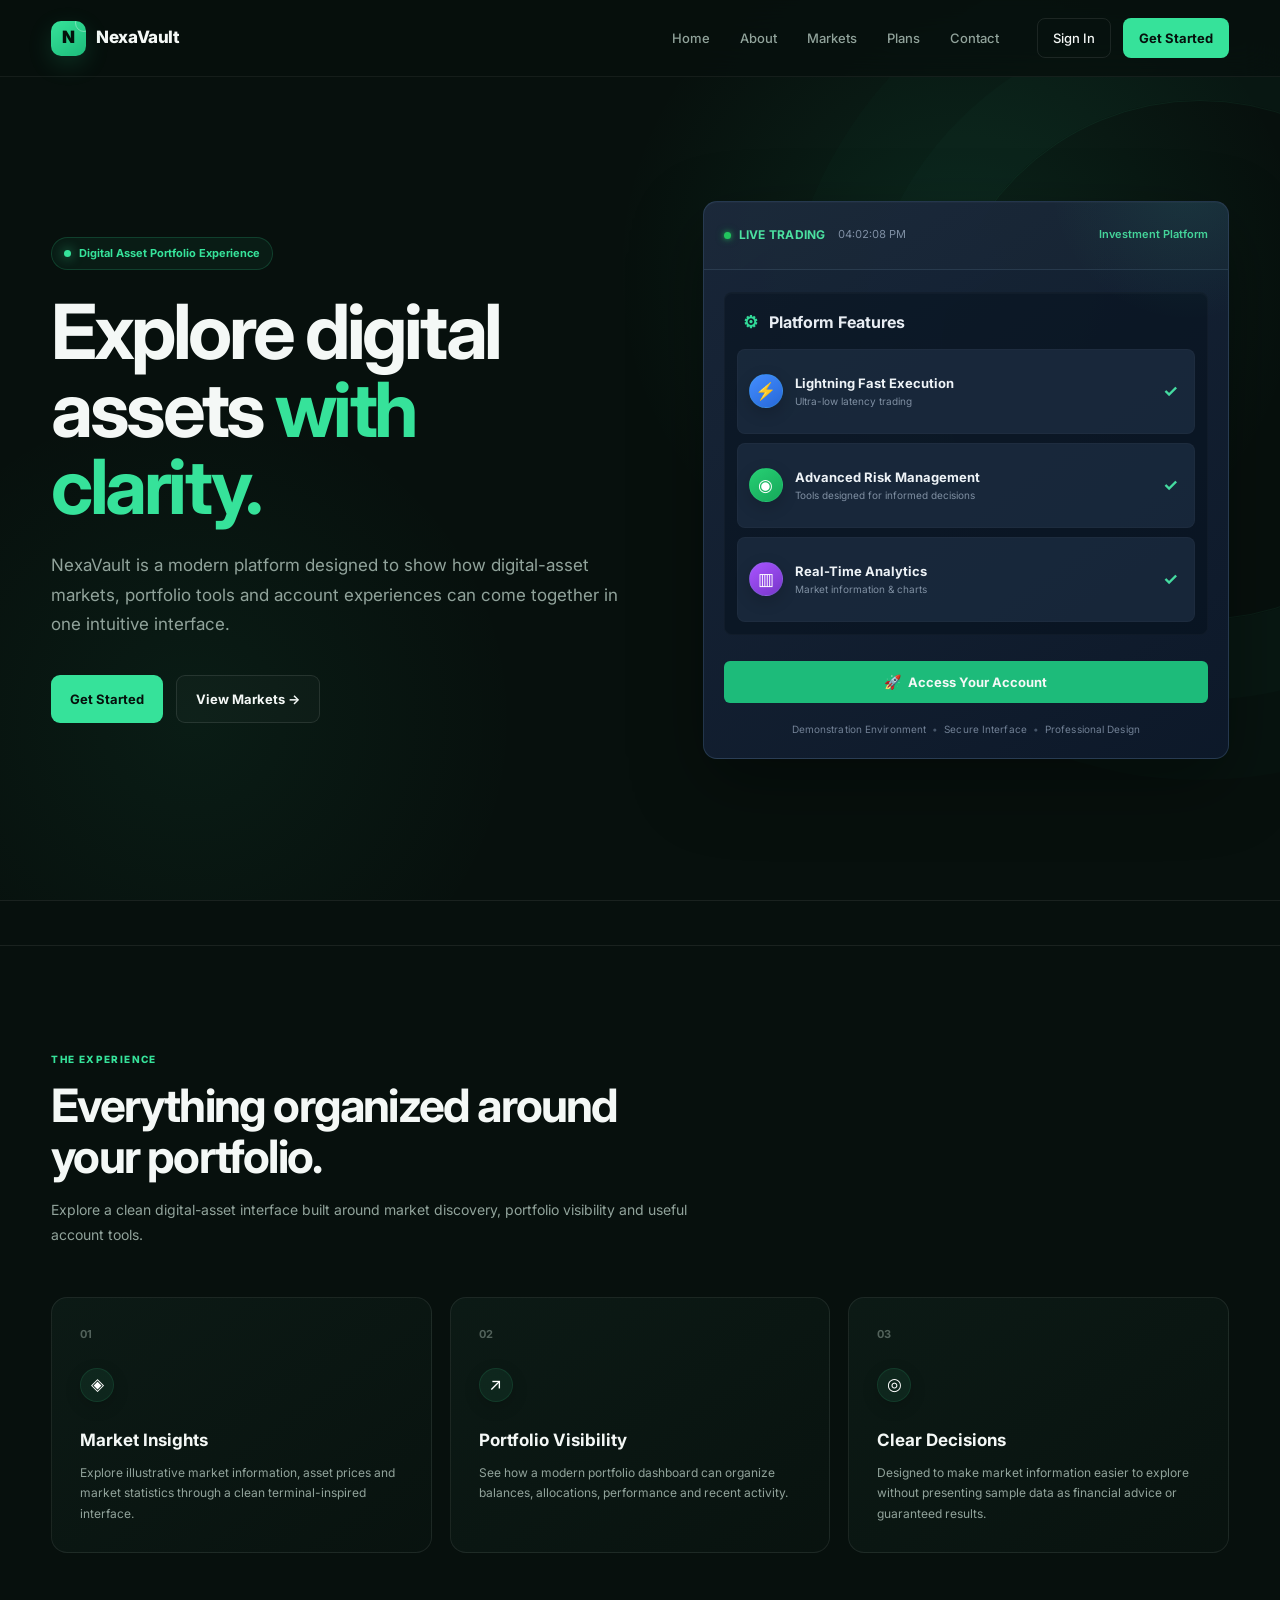
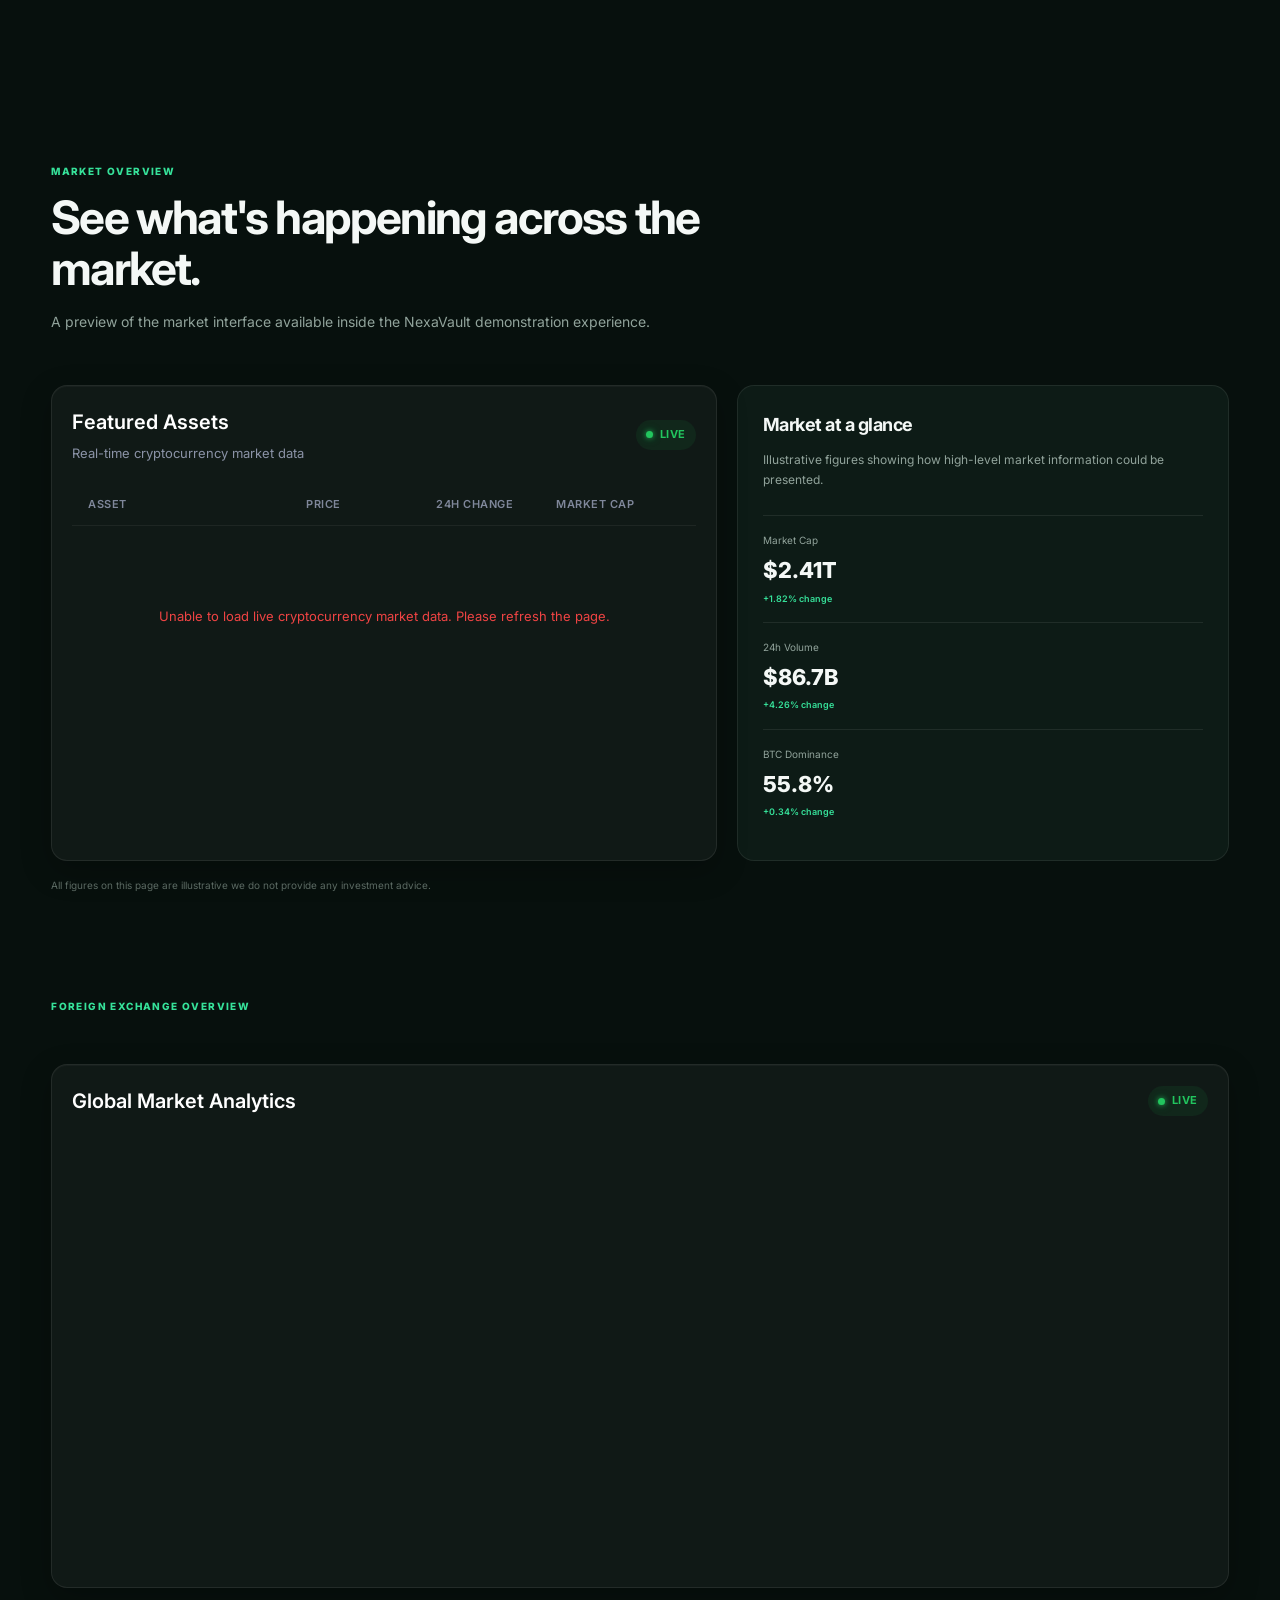
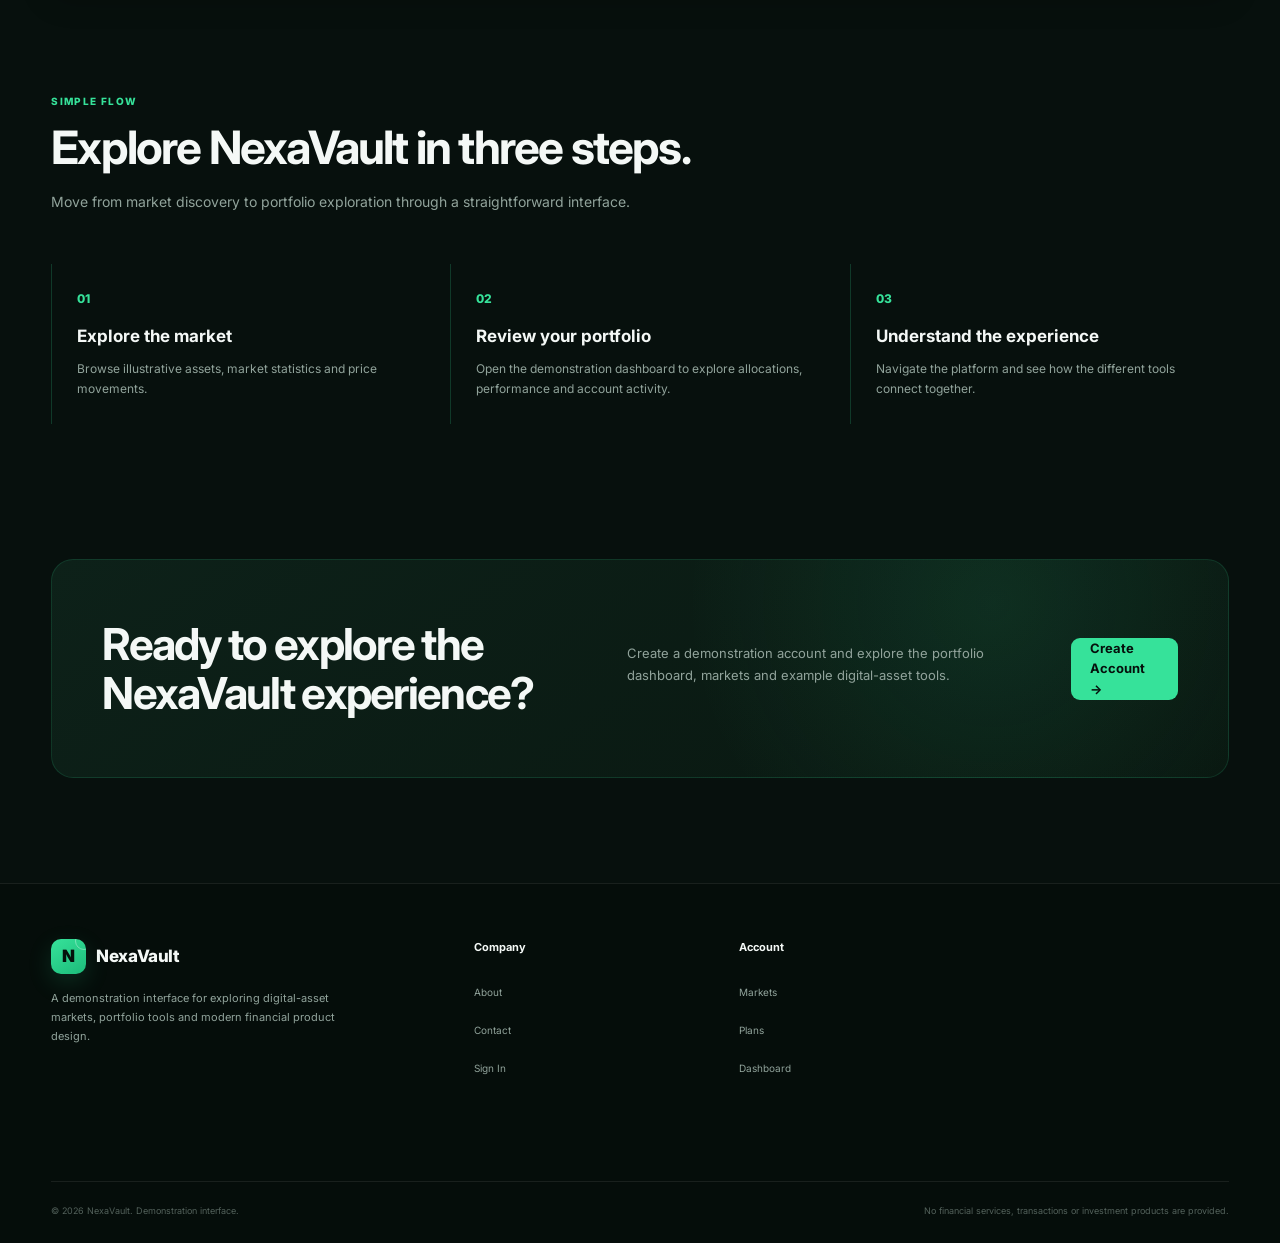
<file: jotter.html>
<!DOCTYPE html>
<html lang="en">

<head>
    <meta charset="UTF-8">
    <meta name="viewport" content="width=device-width, initial-scale=1.0">

    <title>NexaVault | Explore Digital Assets</title>

    <meta name="description"
        content="NexaVault is a demonstration interface for exploring digital asset markets, portfolio tools and investment workflows.">

    <link rel="preconnect" href="https://fonts.googleapis.com">
    <link rel="preconnect" href="https://fonts.gstatic.com" crossorigin>

    <link href="https://fonts.googleapis.com/css2?family=Inter:wght@400;500;600;700;800&display=swap" rel="stylesheet">

    <link rel="stylesheet" href="css/style.css">


    <style>
        /* =========================================================
           NEXAVAULT HOMEPAGE
           Demonstration interface only.
           Market prices, balances and performance figures shown
           on this page are illustrative and are not live data.
           ========================================================= */


        /* =========================================================
           HEADER
           ========================================================= */




        /* =========================================================
           HERO
           ========================================================= */

        .hero {
            min-height: 100vh;

            position: relative;
            overflow: hidden;

            display: flex;
            align-items: center;

            padding: 150px 0 90px;

            background:
                radial-gradient(circle at 75% 30%,
                    rgba(54, 226, 154, 0.10),
                    transparent 30%),
                radial-gradient(circle at 15% 80%,
                    rgba(54, 226, 154, 0.06),
                    transparent 25%),
                var(--bg);
        }


        .hero::before {
            content: "";

            position: absolute;

            width: 520px;
            height: 520px;

            right: -180px;
            top: 100px;

            border-radius: 50%;

            border: 1px solid rgba(54, 226, 154, 0.07);

            box-shadow:
                0 0 0 80px rgba(54, 226, 154, 0.015),
                0 0 0 160px rgba(54, 226, 154, 0.01);

            pointer-events: none;
        }


        .hero-container {
            width: min(1180px, 92%);
            margin: auto;

            display: grid;
            grid-template-columns: 1.05fr 0.95fr;

            gap: 70px;

            align-items: center;
        }


        .hero-content {
            position: relative;
            z-index: 2;
        }


        .hero-badge {
            display: inline-flex;
            align-items: center;
            gap: 8px;

            padding: 7px 12px;

            border-radius: 999px;

            border: 1px solid rgba(54, 226, 154, 0.18);

            background: rgba(54, 226, 154, 0.055);

            color: var(--green);

            font-size: 11px;
            font-weight: 700;

            margin-bottom: 23px;
        }


        .hero-dot {
            width: 7px;
            height: 7px;

            border-radius: 50%;

            background: var(--green);

            box-shadow:
                0 0 12px rgba(54, 226, 154, 0.75);
        }


        .hero h1 {
            margin: 0;

            max-width: 700px;

            color: var(--text);

            font-size: clamp(45px, 6vw, 76px);

            line-height: 1.02;

            letter-spacing: -3.5px;
        }


        .hero h1 span {
            color: var(--green);
        }


        .hero-description {
            max-width: 590px;

            margin: 25px 0 0;

            color: var(--muted);

            font-size: 16px;

            line-height: 1.75;
        }


        .hero-actions {
            display: flex;
            align-items: center;
            gap: 13px;

            margin-top: 32px;
        }


        .primary-btn,
        .secondary-btn {
            display: inline-flex;
            align-items: center;
            justify-content: center;

            min-height: 48px;

            padding: 0 19px;

            border-radius: 9px;

            text-decoration: none;

            font-size: 13px;
            font-weight: 700;

            transition: 0.2s ease;
        }


        .primary-btn {
            background: var(--green);
            color: #06100c;
        }


        .primary-btn:hover {
            background: #49eaa5;

            transform: translateY(-1px);

            box-shadow:
                0 12px 30px rgba(54, 226, 154, 0.14);
        }


        .secondary-btn {
            border: 1px solid rgba(255, 255, 255, 0.10);
            color: var(--text);

            background: rgba(255, 255, 255, 0.025);
        }


        .secondary-btn:hover {
            background: rgba(255, 255, 255, 0.05);
        }


        .hero-note {
            margin-top: 19px;

            color: #66766f;

            font-size: 10px;
        }


        /* =========================================================
           HERO PORTFOLIO PREVIEW
           ========================================================= */

        .hero-visual {
            position: relative;
            z-index: 2;
        }


        .portfolio-preview {
            width: 100%;

            padding: 25px;

            border-radius: 22px;

            border: 1px solid rgba(255, 255, 255, 0.09);

            background:
                linear-gradient(145deg,
                    rgba(19, 38, 30, 0.96),
                    rgba(10, 22, 17, 0.96));

            box-shadow:
                0 35px 90px rgba(0, 0, 0, 0.34);

            transform: rotate(1deg);

            transition: 0.3s ease;
        }


        .portfolio-preview:hover {
            transform: rotate(0deg) translateY(-4px);
        }


        .preview-top {
            display: flex;
            align-items: center;
            justify-content: space-between;

            padding-bottom: 20px;

            border-bottom: 1px solid rgba(255, 255, 255, 0.06);
        }


        .preview-label {
            color: var(--muted);

            font-size: 11px;
            font-weight: 600;
        }


        .preview-status {
            padding: 5px 9px;

            border-radius: 999px;

            background: rgba(54, 226, 154, 0.07);

            color: var(--green);

            font-size: 9px;
            font-weight: 700;
        }


        .portfolio-balance {
            padding: 25px 0 20px;
        }


        .balance-label {
            color: var(--muted);

            font-size: 11px;
        }


        .balance-value {
            margin-top: 8px;

            color: var(--text);

            font-size: 34px;
            font-weight: 800;

            letter-spacing: -1.3px;
        }


        .balance-change {
            margin-top: 7px;

            color: var(--green);

            font-size: 11px;
            font-weight: 600;
        }


        .chart {
            position: relative;

            height: 150px;

            margin: 5px 0 22px;

            overflow: hidden;

            border-radius: 10px;

            background:
                linear-gradient(to bottom,
                    rgba(255, 255, 255, 0.025) 1px,
                    transparent 1px);

            background-size: 100% 37px;
        }


        .chart svg {
            width: 100%;
            height: 100%;
        }


        .chart-area {
            fill: rgba(54, 226, 154, 0.05);
        }


        .chart-line {
            fill: none;

            stroke: var(--green);

            stroke-width: 2.5;

            stroke-linecap: round;
            stroke-linejoin: round;
        }


        .asset-preview {
            display: grid;

            grid-template-columns: repeat(3, 1fr);

            gap: 9px;
        }


        .asset-mini {
            padding: 12px;

            border-radius: 10px;

            border: 1px solid rgba(255, 255, 255, 0.06);

            background: rgba(255, 255, 255, 0.025);
        }


        .asset-mini-top {
            display: flex;
            align-items: center;
            justify-content: space-between;
        }


        .asset-symbol {
            color: var(--text);

            font-size: 12px;
            font-weight: 700;
        }


        .asset-percent {
            color: var(--green);

            font-size: 9px;
            font-weight: 600;
        }


        .asset-mini-price {
            margin-top: 8px;

            color: #c5d1cc;

            font-size: 11px;
            font-weight: 600;
        }


        .preview-footer {
            margin-top: 18px;

            padding-top: 15px;

            border-top: 1px solid rgba(255, 255, 255, 0.06);

            display: flex;
            align-items: center;
            justify-content: space-between;
        }


        .preview-footer span {
            color: #66766f;

            font-size: 9px;
        }


        .preview-footer strong {
            color: var(--green);

            font-size: 9px;
        }


        /* =========================================================
           TRUST BAR
           ========================================================= */

        .trust-section {
            border-top: 1px solid var(--border);
            border-bottom: 1px solid var(--border);

            background: var(--bg-light);
        }


        .trust-container {
            width: min(1180px, 92%);
            margin: auto;

            min-height: 90px;

            display: grid;

            grid-template-columns:
                repeat(4, 1fr);
        }


        .trust-item {
            display: flex;
            align-items: center;
            justify-content: center;

            gap: 10px;

            border-right: 1px solid var(--border);
        }


        .trust-item:last-child {
            border-right: none;
        }


        .trust-icon {
            color: var(--green);

            font-size: 17px;
        }


        .trust-text strong {
            display: block;

            color: var(--text);

            font-size: 12px;
        }


        .trust-text span {
            display: block;

            margin-top: 3px;

            color: var(--muted);

            font-size: 9px;
        }


        /* =========================================================
           SECTION
           ========================================================= */

        .home-section {
            padding: 105px 0;
        }


        .section-container {
            width: min(1180px, 92%);
            margin: auto;
        }


        .section-heading {
            max-width: 650px;

            margin-bottom: 50px;
        }


        .section-eyebrow {
            color: var(--green);

            font-size: 10px;
            font-weight: 800;

            text-transform: uppercase;

            letter-spacing: 1.4px;

            margin-bottom: 13px;
        }


        .section-heading h2 {
            margin: 0;

            color: var(--text);

            font-size: clamp(31px, 4vw, 46px);

            line-height: 1.1;

            letter-spacing: -1.8px;
        }


        .section-heading p {
            margin: 17px 0 0;

            color: var(--muted);

            font-size: 14px;

            line-height: 1.75;
        }


        /* =========================================================
           FEATURE CARDS
           ========================================================= */

        .feature-grid {
            display: grid;

            grid-template-columns:
                repeat(3, 1fr);

            gap: 18px;
        }


        .feature-card {
            padding: 28px;

            min-height: 245px;

            border: 1px solid var(--border);

            border-radius: 16px;

            background:
                linear-gradient(145deg,
                    rgba(13, 27, 22, 0.92),
                    rgba(9, 19, 15, 0.92));

            transition: 0.25s ease;
        }


        .feature-card:hover {
            transform: translateY(-5px);

            border-color:
                rgba(54, 226, 154, 0.18);

            background: var(--card-hover);
        }


        .feature-number {
            color: #52625b;

            font-size: 11px;
            font-weight: 700;
        }


        .feature-icon {
            width: 44px;
            height: 44px;

            margin-top: 24px;

            border-radius: 12px;

            display: flex;
            align-items: center;
            justify-content: center;

            color: var(--green);

            background:
                rgba(54, 226, 154, 0.07);

            border:
                1px solid rgba(54, 226, 154, 0.11);

            font-size: 18px;
        }


        .feature-card h3 {
            margin: 18px 0 9px;

            color: var(--text);

            font-size: 17px;
        }


        .feature-card p {
            margin: 0;

            color: var(--muted);

            font-size: 12px;

            line-height: 1.7;
        }


        /* =========================================================
           MARKETS SECTION
           ========================================================= */

        .market-preview {
            display: grid;

            grid-template-columns:
                1.15fr 0.85fr;

            gap: 20px;
        }


        .market-table-card,
        .market-side-card {
            border: 1px solid var(--border);

            border-radius: 17px;

            background: var(--card);

            overflow: hidden;
        }


        .market-card-header {
            padding: 20px 22px;

            display: flex;
            align-items: center;
            justify-content: space-between;

            border-bottom: 1px solid var(--border);
        }


        .market-card-header h3 {
            margin: 0;

            color: var(--text);

            font-size: 15px;
        }


        .market-card-header a {
            color: var(--green);

            text-decoration: none;

            font-size: 10px;
            font-weight: 700;
        }


        .market-row {
            display: grid;

            grid-template-columns:
                1.6fr 1fr 0.8fr;

            align-items: center;

            padding: 16px 22px;

            border-bottom: 1px solid rgba(255, 255, 255, 0.045);
        }


        .market-row:last-child {
            border-bottom: none;
        }


        .coin {
            display: flex;
            align-items: center;
            gap: 11px;
        }


        .coin-icon {
            width: 32px;
            height: 32px;

            border-radius: 50%;

            display: flex;
            align-items: center;
            justify-content: center;

            background: rgba(255, 255, 255, 0.06);

            color: var(--text);

            font-size: 10px;
            font-weight: 800;
        }


        .coin-name strong {
            display: block;

            color: var(--text);

            font-size: 11px;
        }


        .coin-name span {
            display: block;

            margin-top: 2px;

            color: var(--muted);

            font-size: 9px;
        }


        .coin-price {
            color: #dce6e1;

            font-size: 11px;
            font-weight: 600;
        }


        .coin-change {
            color: var(--green);

            text-align: right;

            font-size: 10px;
            font-weight: 700;
        }


        .coin-change.down {
            color: #e58a8a;
        }


        /* Side market card */

        .market-side-content {
            padding: 25px;
        }


        .market-side-content h3 {
            margin: 0;

            color: var(--text);

            font-size: 18px;

            letter-spacing: -0.5px;
        }


        .market-side-content>p {
            margin: 10px 0 25px;

            color: var(--muted);

            font-size: 12px;

            line-height: 1.7;
        }


        .market-stat {
            padding: 16px 0;

            border-top: 1px solid var(--border);
        }


        .market-stat-label {
            color: var(--muted);

            font-size: 10px;
        }


        .market-stat-value {
            margin-top: 5px;

            color: var(--text);

            font-size: 22px;
            font-weight: 800;
        }


        .market-stat-change {
            margin-top: 3px;

            color: var(--green);

            font-size: 9px;
            font-weight: 600;
        }


        /* =========================================================
           HOW IT WORKS
           ========================================================= */

        .steps {
            display: grid;

            grid-template-columns:
                repeat(3, 1fr);

            gap: 20px;
        }


        .step {
            position: relative;

            padding: 25px;

            border-left:
                1px solid rgba(54, 226, 154, 0.20);
        }


        .step-number {
            color: var(--green);

            font-size: 12px;
            font-weight: 800;
        }


        .step h3 {
            margin: 15px 0 8px;

            color: var(--text);

            font-size: 17px;
        }


        .step p {
            margin: 0;

            color: var(--muted);

            font-size: 12px;

            line-height: 1.7;
        }


        /* =========================================================
           CTA
           ========================================================= */

        .cta-section {
            padding: 30px 0 105px;
        }


        .cta-box {
            position: relative;

            overflow: hidden;

            padding: 60px 50px;

            border-radius: 22px;

            border:
                1px solid rgba(54, 226, 154, 0.14);

            background:
                radial-gradient(circle at 80% 20%,
                    rgba(54, 226, 154, 0.10),
                    transparent 32%),
                linear-gradient(145deg,
                    #0d2119,
                    #091710);
        }


        .cta-box h2 {
            max-width: 650px;

            margin: 0;

            color: var(--text);

            font-size: clamp(30px, 4vw, 44px);

            line-height: 1.1;

            letter-spacing: -1.7px;
        }


        .cta-box p {
            max-width: 600px;

            margin: 15px 0 25px;

            color: var(--muted);

            font-size: 13px;

            line-height: 1.7;
        }


        /* =========================================================
           FOOTER
           ========================================================= */

        /* .footer {
            border-top: 1px solid var(--border);

            background: #050d0a;

            padding: 55px 0 25px;
        }


        .footer-container {
            width: min(1180px, 92%);
            margin: auto;
        }


        .footer-grid {
            display: grid;

            grid-template-columns:
                1.7fr 1fr 1fr 1fr;

            gap: 40px;

            padding-bottom: 45px;
        }

        @media (max-width: 768px) {
            .footer-grid {
                grid-template-columns: repeat(2, 1fr);
                gap: 30px 20px;
            }
        }

        @media (max-width: 480px) {
            .footer-grid {
                grid-template-columns: 1fr 1fr;
            }
        }


        .footer-brand p {
            max-width: 300px;

            margin: 15px 0 0;

            color: var(--muted);

            font-size: 11px;

            line-height: 1.7;
        }


        .footer-column h4 {
            margin: 0 0 15px;

            color: var(--text);

            font-size: 11px;
        }


        .footer-column a {
            display: block;

            margin-bottom: 10px;

            color: var(--muted);

            text-decoration: none;

            font-size: 10px;
        }


        .footer-column a:hover {
            color: var(--green);
        }


        .footer-bottom {
            padding-top: 22px;

            border-top: 1px solid var(--border);

            display: flex;

            align-items: center;
            justify-content: space-between;

            gap: 20px;

            color: #53615b;

            font-size: 9px;
        } */


        /* =========================================================
           RESPONSIVE
           ========================================================= */

        @media (max-width: 950px) {

            .nav {
                gap: 18px;
            }


            .hero-container {
                grid-template-columns: 1fr;

                gap: 55px;
            }


            .hero-content {
                text-align: center;
            }


            .hero-description {
                margin-left: auto;
                margin-right: auto;
            }


            .hero-actions {
                justify-content: center;
            }


            .hero-note {
                text-align: center;
            }


            .hero-visual {
                max-width: 620px;

                margin: auto;
            }


            .market-preview {
                grid-template-columns: 1fr;
            }

        }


        @media (max-width: 760px) {

            .header-inner {
                height: 68px;
            }


            .menu-toggle {
                display: block;
            }


            .nav {
                position: absolute;

                top: 68px;
                left: 0;

                width: 100%;

                display: none;

                flex-direction: column;
                align-items: stretch;

                gap: 0;

                padding: 15px 5% 22px;

                border-bottom: 1px solid var(--border);

                background:
                    rgba(7, 16, 13, 0.98);

                backdrop-filter: blur(18px);
            }


            .nav.show {
                display: flex;
            }


            .nav a {
                padding: 12px 0;

                border-bottom:
                    1px solid rgba(255, 255, 255, 0.04);
            }


            .nav-actions {
                display: grid;

                grid-template-columns: 1fr 1fr;

                margin: 10px 0 0;

                gap: 10px;
            }


            .nav-login,
            .nav-register {
                text-align: center;
            }


            .trust-container {
                grid-template-columns: repeat(2, 1fr);
            }


            .trust-item {
                min-height: 75px;

                border-bottom:
                    1px solid var(--border);
            }


            .trust-item:nth-child(2) {
                border-right: none;
            }


            .trust-item:nth-child(3),
            .trust-item:nth-child(4) {
                border-bottom: none;
            }


            .feature-grid,
            .steps {
                grid-template-columns: 1fr;
            }




        }


        @media (max-width: 560px) {

            .hero {
                padding-top: 125px;
            }


            .hero h1 {
                font-size: 43px;

                letter-spacing: -2.2px;
            }


            .hero-description {
                font-size: 14px;
            }


            .hero-actions {
                flex-direction: column;

                align-items: stretch;
            }


            .primary-btn,
            .secondary-btn {
                width: 100%;
            }


            .portfolio-preview {
                padding: 18px;

                transform: none;
            }


            .balance-value {
                font-size: 29px;
            }


            .asset-preview {
                grid-template-columns: 1fr;
            }


            .asset-mini {
                display: flex;

                align-items: center;
                justify-content: space-between;
            }


            .asset-mini-price {
                margin-top: 0;
            }


            .market-row {
                grid-template-columns:
                    1.5fr 1fr;

                gap: 10px;
            }


            .market-row .coin-change {
                display: none;
            }


            .cta-box {
                padding: 38px 25px;
            }





            /* .footer-bottom {
                flex-direction: column;

                align-items: flex-start;
            } */

        }
    </style>

</head>


<body class="page-enter">

    <script>
        async function loadPrices() {
            try {
                const res = await fetch(
                    "https://api.coingecko.com/api/v3/simple/price?ids=bitcoin,ethereum,tether,binancecoin,solana,ripple,cardano,dogecoin,polygon,litecoin&vs_currencies=usd&include_24hr_change=true"
                );
                const data = await res.json();

                function format(price, change) {
                    const color = change >= 0 ? "lime" : "red";
                    return `$${price.toLocaleString()} <span style="color:${color}">(${change.toFixed(2)}%)</span>`;
                }

                document.getElementById("btcPrice").innerHTML = format(data.bitcoin.usd, data.bitcoin.usd_24h_change);
                document.getElementById("ethPrice").innerHTML = format(data.ethereum.usd, data.ethereum.usd_24h_change);
                document.getElementById("usdtPrice").innerHTML = format(data.tether.usd, data.tether.usd_24h_change);
                document.getElementById("bnbPrice").innerHTML = format(data.binancecoin.usd, data.binancecoin.usd_24h_change);
                document.getElementById("solPrice").innerHTML = format(data.solana.usd, data.solana.usd_24h_change);
                document.getElementById("xrpPrice").innerHTML = format(data.ripple.usd, data.ripple.usd_24h_change);
                document.getElementById("adaPrice").innerHTML = format(data.cardano.usd, data.cardano.usd_24h_change);
                document.getElementById("dogePrice").innerHTML = format(data.dogecoin.usd, data.dogecoin.usd_24h_change);
                document.getElementById("ltcPrice").innerHTML = format(data.litecoin.usd, data.litecoin.usd_24h_change);

            } catch (err) {
                console.error("Price error:", err);
            }
        }

        loadPrices();
        setInterval(loadPrices, 10000);
    </script>


    <!-- =========================================================
         HEADER
         ========================================================= -->

    <header class="header">

        <div class="header-inner">

            <a href="index.html" class="logo">

                <span class="logo-mark">N</span>

                <span>NexaVault</span>

            </a>


            <button class="menu-toggle" id="menuToggle" aria-label="Open navigation">
                ☰
            </button>


            <nav class="nav">

                <a href="index.html">
                    Home
                </a>

                <a href="about.html">
                    About
                </a>

                <a href="markets.html">
                    Markets
                </a>

                <a href="plans.html">
                    Plans
                </a>

                <a href="contact.html">
                    Contact
                </a>


                <div class="nav-actions">

                    <a href="login.html" class="nav-login">
                        Sign In
                    </a>

                    <a href="register.html" class="nav-register">
                        Get Started
                    </a>

                </div>

            </nav>

        </div>

    </header>




    <!-- =========================================================
         HERO
         ========================================================= -->

    <section class="hero">

        <div class="hero-container">


            <div class="hero-content">

                <div class="hero-badge">

                    <span class="hero-dot"></span>

                    Digital Asset Portfolio Experience

                </div>


                <h1>

                    Explore digital assets
                    <span>with clarity.</span>

                </h1>


                <p class="hero-description">

                    NexaVault is a modern platform
                    designed to show how digital-asset markets,
                    portfolio tools and account experiences can
                    come together in one intuitive interface.

                </p>


                <div class="hero-actions">

                    <a href="index.html" class="primary-btn">
                        Get Started
                    </a>


                    <a href="markets.html" class="secondary-btn">
                        View Markets →
                    </a>

                </div>


                <!-- <p class="hero-note">

                    Crypto-asset Environment · Market data and
                    portfolio figures are illustrative.

                </p> -->

            </div>



            <!-- PORTFOLIO PREVIEW -->

            <div class="hero-visual">

                <div class="platform-preview">

                    <!-- TOP BAR -->
                    <div class="platform-top">

                        <div class="platform-live">
                            <span class="live-dot"></span>
                            LIVE TRADING
                        </div>

                        <div class="platform-time" id="platformTime">
                            03:30:46 AM
                        </div>

                        <div class="platform-label">
                            Investment Platform
                        </div>

                    </div>


                    <!-- FEATURES PANEL -->
                    <div class="platform-features">

                        <div class="features-heading">

                            <span class="features-heading-icon">
                                ⚙
                            </span>

                            <span>
                                Platform Features
                            </span>

                        </div>


                        <!-- FEATURE 1 -->
                        <div class="platform-feature">

                            <div class="feature-icon feature-blue">
                                <span>⚡</span>
                            </div>

                            <div class="feature-content">

                                <div class="feature-title">
                                    Lightning Fast Execution
                                </div>

                                <div class="feature-description">
                                    Ultra-low latency trading
                                </div>

                            </div>

                            <div class="feature-check">
                                ✓
                            </div>

                        </div>


                        <!-- FEATURE 2 -->
                        <div class="platform-feature">

                            <div class="feature-icon feature-green">
                                <span>◉</span>
                            </div>

                            <div class="feature-content">

                                <div class="feature-title">
                                    Advanced Risk Management
                                </div>

                                <div class="feature-description">
                                    Tools designed for informed decisions
                                </div>

                            </div>

                            <div class="feature-check">
                                ✓
                            </div>

                        </div>


                        <!-- FEATURE 3 -->
                        <div class="platform-feature">

                            <div class="feature-icon feature-purple">
                                <span>▥</span>
                            </div>

                            <div class="feature-content">

                                <div class="feature-title">
                                    Real-Time Analytics
                                </div>

                                <div class="feature-description">
                                    Market information &amp; charts
                                </div>

                            </div>

                            <div class="feature-check">
                                ✓
                            </div>

                        </div>

                    </div>


                    <!-- ACTION BUTTONS -->
                    <div class="platform-actions">

                        <!-- <a href="register.html" class="platform-btn">
                            <span class="btn-icon"></span>
                            Start Exploring Today
                        </a> -->


                        <a href="login.html" class="platform-btn ">
                            <span class="btn-icon">🚀</span>
                            Access Your Account
                        </a>

                    </div>


                    <!-- FOOTER -->
                    <div class="platform-footer">

                        <span>Demonstration Environment</span>

                        <span class="footer-separator">•</span>

                        <span>Secure Interface</span>

                        <span class="footer-separator">•</span>

                        <span>Professional Design</span>

                    </div>

                </div>

            </div>

            <style>
                /* =========================================================
   NEXAVAULT HERO PLATFORM PREVIEW
========================================================= */

                .platform-preview {
                    width: 100%;
                    max-width: 560px;
                    margin-left: auto;

                    padding: 0;

                    background:
                        linear-gradient(145deg,
                            rgba(25, 39, 58, 0.96),
                            rgba(13, 25, 42, 0.98));

                    border: 1px solid rgba(112, 149, 190, 0.22);

                    border-radius: 14px;

                    box-shadow:
                        0 25px 70px rgba(0, 0, 0, 0.35),
                        inset 0 1px 0 rgba(255, 255, 255, 0.025);

                    overflow: hidden;

                    position: relative;
                }


                /* subtle inner glow */

                .platform-preview::before {
                    content: "";

                    position: absolute;

                    width: 280px;
                    height: 280px;

                    top: -160px;
                    right: -100px;

                    background:
                        radial-gradient(circle,
                            rgba(54, 226, 154, 0.09),
                            transparent 70%);

                    pointer-events: none;
                }


                /* =========================================================
   TOP BAR
========================================================= */

                .platform-top {
                    height: 68px;

                    display: grid;

                    grid-template-columns:
                        auto 1fr auto;

                    align-items: center;

                    gap: 12px;

                    padding: 0 20px;

                    border-bottom:
                        1px solid rgba(125, 159, 195, 0.16);

                    background:
                        rgba(255, 255, 255, 0.012);
                }


                .platform-live {
                    display: flex;

                    align-items: center;

                    gap: 8px;

                    color: #4be0a0;

                    font-size: 12px;

                    font-weight: 700;

                    letter-spacing: 0.02em;

                    white-space: nowrap;
                }


                .live-dot {
                    width: 9px;
                    height: 9px;

                    border-radius: 50%;

                    background: #35d995;

                    box-shadow:
                        0 0 0 4px rgba(53, 217, 149, 0.08),
                        0 0 14px rgba(53, 217, 149, 0.4);
                }


                .platform-time {
                    color: #7f8fa4;

                    font-size: 11px;

                    /* text-align: center; */

                    font-variant-numeric: tabular-nums;
                }


                .platform-label {
                    color: #45d49a;

                    font-size: 11px;

                    font-weight: 600;

                    white-space: nowrap;
                }


                /* =========================================================
   FEATURES CONTAINER
========================================================= */

                .platform-features {
                    margin: 22px 20px 0;

                    padding: 17px 12px 12px;

                    background:
                        rgba(6, 15, 27, 0.48);

                    border-radius: 8px;

                    border:
                        1px solid rgba(255, 255, 255, 0.025);

                    box-shadow:
                        inset 0 1px 0 rgba(255, 255, 255, 0.018);
                }


                /* =========================================================
   FEATURE HEADING
========================================================= */

                .features-heading {
                    display: flex;

                    align-items: center;

                    gap: 8px;

                    padding: 0 3px 14px;

                    color: #e8edf3;

                    font-size: 16px;

                    font-weight: 700;
                }


                .features-heading-icon {
                    display: inline-flex;

                    align-items: center;

                    justify-content: center;

                    color: #32d998;

                    font-size: 17px;

                    width: 21px;

                    height: 21px;
                }


                /* =========================================================
   FEATURE ROW
========================================================= */

                .platform-feature {
                    min-height: 64px;

                    display: flex;

                    align-items: center;

                    gap: 12px;

                    padding: 0px 11px;

                    margin-bottom: 9px;

                    background:
                        rgba(30, 46, 67, 0.72);

                    border:
                        1px solid rgba(255, 255, 255, 0.025);

                    border-radius: 8px;

                    transition:
                        transform 0.2s ease,
                        background 0.2s ease,
                        border-color 0.2s ease;
                }


                .platform-feature:last-child {
                    margin-bottom: 0;
                }


                .platform-feature:hover {
                    transform: translateX(3px);

                    background:
                        rgba(37, 55, 79, 0.82);

                    border-color:
                        rgba(54, 226, 154, 0.12);
                }


                /* =========================================================
   FEATURE ICON
========================================================= */

                .feature-icon {
                    width: 34px;
                    height: 34px;

                    min-width: 34px;

                    display: flex;

                    align-items: center;

                    justify-content: center;

                    border-radius: 50%;

                    color: #ffffff;

                    font-size: 17px;

                    box-shadow:
                        0 5px 16px rgba(0, 0, 0, 0.18);
                }


                .feature-blue {
                    background:
                        linear-gradient(145deg,
                            #438dff,
                            #2768d8);
                }


                .feature-green {
                    background:
                        linear-gradient(145deg,
                            #27cf73,
                            #16a85a);
                }


                .feature-purple {
                    background:
                        linear-gradient(145deg,
                            #a954ff,
                            #7736c9);
                }


                /* =========================================================
   FEATURE TEXT
========================================================= */

                .feature-content {
                    flex: 1;

                    min-width: 0;
                }


                .feature-title {
                    color: #eef3f7;

                    font-size: 13px;

                    font-weight: 700;

                    line-height: 1.35;
                }


                .feature-description {
                    margin-top: 2px;

                    color: #7f8fa2;

                    font-size: 10px;

                    line-height: 1.4;
                }


                /* =========================================================
   CHECKMARK
========================================================= */

                .feature-check {
                    width: 24px;

                    color: #45dba0;

                    font-size: 17px;

                    font-weight: 700;

                    text-align: center;
                }


                /* =========================================================
   ACTION BUTTONS
========================================================= */

                .platform-actions {
                    display: flex;

                    flex-direction: column;

                    gap: 10px;

                    margin: 26px 20px 0;
                }


                .platform-btn {
                    min-height: 42px;

                    display: flex;

                    background-color: #1dbb7a;

                    align-items: center;

                    justify-content: center;

                    gap: 7px;

                    padding: 10px 18px;

                    border-radius: 6px;

                    text-decoration: none;

                    font-size: 13px;

                    font-weight: 700;

                    transition:
                        transform 0.2s ease,
                        box-shadow 0.2s ease,
                        background 0.2s ease;
                }


                .platform-btn:hover {
                    transform: translateY(-2px);
                }


                .platform-btn-primary {
                    color: #ffffff;

                    background:
                        linear-gradient(135deg,
                            #2869e8,
                            #245bd0);

                    box-shadow:
                        0 8px 24px rgba(35, 93, 218, 0.22);
                }


                .platform-btn-primary:hover {
                    background:
                        linear-gradient(135deg,
                            #3475ef,
                            #2864dd);

                    box-shadow:
                        0 12px 28px rgba(35, 93, 218, 0.30);
                }


                .platform-btn-secondary {
                    color: #eef2f7;

                    background:
                        rgba(74, 91, 116, 0.62);

                    border:
                        1px solid rgba(255, 255, 255, 0.035);
                }


                .platform-btn-secondary:hover {
                    background:
                        rgba(86, 104, 131, 0.72);
                }


                .btn-icon {
                    font-size: 14px;
                }


                /* =========================================================
   FOOTER
========================================================= */

                .platform-footer {
                    display: flex;

                    justify-content: center;

                    align-items: center;

                    flex-wrap: wrap;

                    gap: 6px;

                    padding: 18px 20px 21px;

                    color: #718095;

                    font-size: 10px;

                    text-align: center;

                    letter-spacing: 0.01em;
                }


                .footer-separator {
                    color: #465569;
                }


                /* =========================================================
   MOBILE
========================================================= */

                @media (max-width: 900px) {

                    .platform-preview {
                        max-width: 100%;

                        margin: 35px auto 0;
                    }

                }


                @media (max-width: 600px) {

                    .platform-top {
                        height: 62px;

                        padding: 0 15px;

                        grid-template-columns:
                            auto 1fr auto;
                    }


                    .platform-live {
                        font-size: 10px;
                    }


                    .platform-time {
                        font-size: 9px;
                    }


                    .platform-label {
                        font-size: 9px;
                    }


                    .platform-features {
                        margin: 16px 14px 0;

                        padding: 14px 9px 9px;
                    }


                    .features-heading {
                        font-size: 14px;

                        padding-bottom: 11px;
                    }


                    .platform-feature {
                        min-height: 60px;

                        padding: 8px;

                        gap: 9px;
                    }


                    .feature-icon {
                        width: 31px;
                        height: 31px;

                        min-width: 31px;

                        font-size: 15px;
                    }


                    .feature-title {
                        font-size: 12px;
                    }


                    .feature-description {
                        font-size: 9px;
                    }


                    .feature-check {
                        font-size: 15px;
                    }


                    .platform-actions {
                        margin: 20px 14px 0;
                    }


                    .platform-btn {
                        min-height: 44px;

                        font-size: 12px;
                    }


                    .platform-footer {
                        padding:
                            15px 14px 18px;

                        font-size: 9px;
                    }

                }
            </style>

        </div>

    </section>



    <!-- =========================================================
         TRUST / FEATURE BAR
         ========================================================= -->



    <!-- Market Ticker -->
    <div class="market-ticker">

        <div class="tradingview-widget-container">

            <iframe scrolling="no" allowtransparency="true" frameborder="0"
                src="https://www.tradingview-widget.com/embed-widget/ticker-tape/?locale=en#%7B%22symbols%22%3A%5B%7B%22proName%22%3A%22FOREXCOM%3ASPXUSD%22%2C%22title%22%3A%22S%26P%20500%22%7D%2C%7B%22proName%22%3A%22FOREXCOM%3ANSXUSD%22%2C%22title%22%3A%22Nasdaq%20100%22%7D%2C%7B%22proName%22%3A%22FX_IDC%3AEURUSD%22%2C%22title%22%3A%22EUR%2FUSD%22%7D%2C%7B%22proName%22%3A%22BITSTAMP%3ABTCUSD%22%2C%22title%22%3A%22BTC%2FUSD%22%7D%2C%7B%22proName%22%3A%22BITSTAMP%3AETHUSD%22%2C%22title%22%3A%22ETH%2FUSD%22%7D%5D%2C%22showSymbolLogo%22%3Atrue%2C%22colorTheme%22%3A%22dark%22%2C%22isTransparent%22%3Afalse%2C%22displayMode%22%3A%22regular%22%2C%22width%22%3A%22100%25%22%2C%22height%22%3A46%2C%22utm_source%22%3A%22tradingview.com%22%2C%22utm_medium%22%3A%22widget%22%2C%22utm_campaign%22%3A%22ticker-tape%22%2C%22page-uri%22%3A%22tradingview.com%2F%22%7D"
                title="TradingView ticker tape" lang="en">
            </iframe>

        </div>

    </div>

    <style>
        /* =========================================================
   MARKET TICKER
========================================================= */

        .market-ticker {
            width: 100%;
            height: 46px;
            overflow: hidden;
            border-top: 1px solid rgba(255, 255, 255, 0.08);
            border-bottom: 1px solid rgba(255, 255, 255, 0.08);
            background: transparent;
        }

        .market-ticker .tradingview-widget-container {
            width: 100%;
            height: 46px;
            overflow: hidden;
        }

        .market-ticker iframe {
            display: block;
            width: 100%;
            height: 46px;
            border: 0;
        }


        /* Mobile */

        @media (max-width: 768px) {

            .market-ticker {
                height: 46px;
            }

            .market-ticker .tradingview-widget-container {
                height: 46px;
            }

            .market-ticker iframe {
                height: 46px;
            }

        }
    </style>



    <!-- =========================================================
         FEATURES
         ========================================================= -->

    <section class="home-section">

        <div class="section-container">


            <div class="section-heading">

                <div class="section-eyebrow">
                    The Experience
                </div>

                <h2>
                    Everything organized around your portfolio.
                </h2>

                <p>
                    Explore a clean digital-asset interface built
                    around market discovery, portfolio visibility
                    and useful account tools.
                </p>

            </div>


            <div class="feature-grid">


                <article class="feature-card">

                    <div class="feature-number">
                        01
                    </div>

                    <div class="feature-icon">
                        ◈
                    </div>

                    <h3>
                        Market Insights
                    </h3>

                    <p>
                        Explore illustrative market information,
                        asset prices and market statistics through
                        a clean terminal-inspired interface.
                    </p>

                </article>


                <article class="feature-card">

                    <div class="feature-number">
                        02
                    </div>

                    <div class="feature-icon">
                        ↗
                    </div>

                    <h3>
                        Portfolio Visibility
                    </h3>

                    <p>
                        See how a modern portfolio dashboard can
                        organize balances, allocations, performance
                        and recent activity.
                    </p>

                </article>


                <article class="feature-card">

                    <div class="feature-number">
                        03
                    </div>

                    <div class="feature-icon">
                        ◎
                    </div>

                    <h3>
                        Clear Decisions
                    </h3>

                    <p>
                        Designed to make market information easier
                        to explore without presenting sample data
                        as financial advice or guaranteed results.
                    </p>

                </article>

            </div>

        </div>

    </section>


    <!-- =========================================================
         MARKET PREVIEW
         ========================================================= -->

    <section class="home-section">

        <div class="section-container">


            <div class="section-heading">

                <div class="section-eyebrow">
                    Market Overview
                </div>

                <h2>
                    See what's happening across the market.
                </h2>

                <p>
                    A preview of the market interface available
                    inside the NexaVault demonstration experience.
                </p>

            </div>


            <div class="market-preview">


                <!-- MARKET TABLE -->

                <!-- LIVE CRYPTO MARKET OVERVIEW -->
                <div class="crypto-market-card">

                    <div class="crypto-market-header">

                        <div>
                            <h3>Featured Assets</h3>
                            <p>Real-time cryptocurrency market data</p>
                        </div>

                        <div class="live-indicator">
                            <span class="live-dot"></span>
                            LIVE
                        </div>

                    </div>


                    <!-- Market table -->

                    <div class="crypto-table-wrapper">

                        <div class="crypto-table-head">
                            <div>Asset</div>
                            <div>Price</div>
                            <div>24h Change</div>
                            <div>Market Cap</div>
                        </div>

                        <div id="crypto-market-list">

                            <!-- Loading state -->

                            <div class="crypto-loading">
                                <div class="crypto-spinner"></div>
                                <span>Loading live market data...</span>
                            </div>

                        </div>

                    </div>

                </div>

                <style>
                    /* ==========================================
   LIVE CRYPTO MARKET
========================================== */

                    .crypto-market-card {
                        width: 100%;
                        padding: 20px;

                        background: rgba(255, 255, 255, 0.04);

                        backdrop-filter: blur(20px);
                        -webkit-backdrop-filter: blur(20px);

                        border: 1px solid rgba(255, 255, 255, 0.08);

                        border-radius: 16px;

                        box-shadow:
                            0 10px 30px rgba(0, 0, 0, 0.25),
                            inset 0 1px 0 rgba(255, 255, 255, 0.03);

                        overflow: hidden;
                    }


                    /* ==========================================
   HEADER
========================================== */

                    .crypto-market-header {
                        display: flex;

                        align-items: center;
                        justify-content: space-between;

                        gap: 20px;

                        margin-bottom: 20px;
                    }


                    .crypto-market-header h3 {
                        margin: 0;

                        color: #ffffff;

                        font-size: 20px;
                        font-weight: 600;
                    }


                    .crypto-market-header p {
                        margin: 5px 0 0;

                        color: #8b93a7;

                        font-size: 13px;
                    }


                    /* ==========================================
   LIVE INDICATOR
========================================== */

                    .live-indicator {
                        display: flex;

                        align-items: center;

                        gap: 7px;

                        padding: 6px 10px;

                        border-radius: 20px;

                        background: rgba(34, 197, 94, 0.08);

                        color: #22c55e;

                        font-size: 11px;

                        font-weight: 700;

                        letter-spacing: 0.5px;
                    }


                    .live-dot {
                        width: 7px;
                        height: 7px;

                        border-radius: 50%;

                        background: #22c55e;

                        box-shadow:
                            0 0 5px rgba(34, 197, 94, 0.7),
                            0 0 10px rgba(34, 197, 94, 0.4);

                        animation: cryptoLivePulse 1.8s infinite;
                    }


                    @keyframes cryptoLivePulse {

                        0% {
                            opacity: 1;
                            transform: scale(1);
                        }

                        50% {
                            opacity: 0.4;
                            transform: scale(0.75);
                        }

                        100% {
                            opacity: 1;
                            transform: scale(1);
                        }

                    }


                    /* ==========================================
   TABLE
========================================== */

                    .crypto-table-wrapper {
                        width: 100%;

                        overflow-x: auto;
                    }


                    .crypto-table-head {

                        display: grid;

                        grid-template-columns:
                            minmax(200px, 2fr) minmax(130px, 1fr) minmax(120px, 1fr) minmax(150px, 1fr);

                        align-items: center;

                        padding: 12px 16px;

                        border-bottom: 1px solid rgba(255, 255, 255, 0.06);

                        color: #7f879a;

                        font-size: 11px;

                        font-weight: 600;

                        text-transform: uppercase;

                        letter-spacing: 0.5px;

                        min-width: 650px;
                    }


                    /* ==========================================
   COIN ROW
========================================== */

                    .crypto-row {

                        display: grid;

                        grid-template-columns:
                            minmax(200px, 2fr) minmax(130px, 1fr) minmax(120px, 1fr) minmax(150px, 1fr);

                        align-items: center;

                        padding: 15px 16px;

                        min-width: 650px;

                        border-bottom: 1px solid rgba(255, 255, 255, 0.04);

                        transition:
                            background 0.2s ease,
                            transform 0.2s ease;
                    }


                    .crypto-row:hover {

                        background: rgba(255, 255, 255, 0.035);

                    }


                    /* ==========================================
   COIN INFORMATION
========================================== */

                    .crypto-asset {

                        display: flex;

                        align-items: center;

                        gap: 12px;
                    }


                    .crypto-logo {

                        width: 38px;
                        height: 38px;

                        border-radius: 50%;

                        object-fit: cover;

                        flex-shrink: 0;
                    }


                    .crypto-name {

                        display: flex;

                        flex-direction: column;

                        gap: 3px;
                    }


                    .crypto-name strong {

                        color: #ffffff;

                        font-size: 14px;

                        font-weight: 600;
                    }


                    .crypto-symbol {

                        color: #737b8f;

                        font-size: 11px;

                        text-transform: uppercase;
                    }


                    /* ==========================================
   PRICE
========================================== */

                    .crypto-price {

                        color: #ffffff;

                        font-size: 14px;

                        font-weight: 600;
                    }


                    /* ==========================================
   24H CHANGE
========================================== */

                    .crypto-change {

                        font-size: 13px;

                        font-weight: 600;
                    }


                    .crypto-change.positive {

                        color: #22c55e;

                    }


                    .crypto-change.negative {

                        color: #ef4444;

                    }


                    /* ==========================================
   MARKET CAP
========================================== */

                    .crypto-market-cap {

                        color: #a1a8b8;

                        font-size: 13px;
                    }


                    /* ==========================================
   LOADING
========================================== */

                    .crypto-loading {

                        display: flex;

                        align-items: center;
                        justify-content: center;

                        gap: 12px;

                        height: 180px;

                        color: #858da0;

                        font-size: 13px;
                    }


                    .crypto-spinner {

                        width: 18px;
                        height: 18px;

                        border: 2px solid rgba(255, 255, 255, 0.12);

                        border-top-color: #ffffff;

                        border-radius: 50%;

                        animation: cryptoSpin 0.8s linear infinite;
                    }


                    @keyframes cryptoSpin {

                        to {
                            transform: rotate(360deg);
                        }

                    }


                    /* ==========================================
   ERROR
========================================== */

                    .crypto-error {

                        display: flex;

                        align-items: center;
                        justify-content: center;

                        height: 180px;

                        padding: 20px;

                        text-align: center;

                        color: #ef4444;

                        font-size: 13px;
                    }


                    /* ==========================================
   MOBILE
========================================== */

                    @media (max-width: 768px) {

                        .crypto-market-card {

                            padding: 15px;

                        }

                        .crypto-market-header h3 {

                            font-size: 18px;

                        }

                        .crypto-market-header p {

                            font-size: 12px;

                        }

                    }


                    @media (max-width: 480px) {

                        .crypto-market-card {

                            padding: 12px;

                        }

                        .crypto-market-header {

                            align-items: flex-start;

                        }

                        .crypto-market-header h3 {

                            font-size: 17px;

                        }

                    }
                </style>



                <!-- MARKET STATS -->

                <div class="market-side-card">

                    <div class="market-side-content">

                        <h3>
                            Market at a glance
                        </h3>

                        <p>
                            Illustrative figures showing how
                            high-level market information could
                            be presented.
                        </p>


                        <div class="market-stat">

                            <div class="market-stat-label">
                                Market Cap
                            </div>

                            <div class="market-stat-value">
                                $2.41T
                            </div>

                            <div class="market-stat-change">
                                +1.82% change
                            </div>

                        </div>


                        <div class="market-stat">

                            <div class="market-stat-label">
                                24h Volume
                            </div>

                            <div class="market-stat-value">
                                $86.7B
                            </div>

                            <div class="market-stat-change">
                                +4.26% change
                            </div>

                        </div>


                        <div class="market-stat">

                            <div class="market-stat-label">
                                BTC Dominance
                            </div>

                            <div class="market-stat-value">
                                55.8%
                            </div>

                            <div class="market-stat-change">
                                +0.34% change
                            </div>

                        </div>

                    </div>

                </div>

            </div>


            <p style="
                    margin-top:16px;
                    color:#5f6e67;
                    font-size:10px;
                ">
                All figures on this page are illustrative we do not provide any investment advice.
            </p>

        </div>

    </section>


    <section class="m-0 p-0">

        <div class="section-container">


            <div class="section-heading">

                <div class="section-eyebrow">
                    FOREIGN EXCHANGE OVERVIEW
                </div>
            </div>


            <div class=" ">

                <!-- MARKET TABLE -->

                <!-- LIVE CRYPTO MARKET OVERVIEW -->
                <div class="crypto-market-card">

                    <div class="crypto-market-header">

                        <div>
                            <h3>Global Market Analytics</h3>
                            <!-- <p>Illustrative data</p> -->
                        </div>

                        <div class="live-indicator">
                            <span class="live-dot"></span>
                            LIVE
                        </div>

                    </div>


                    <!-- Market table -->

                    <div class="section-heading">





                    </div>


                    <div class="backdrop-blur-xl bg-white/5 rounded-xl p-5 border border-gray-800 shadow-lg">
                        <!-- <h3 class="text-xl font-semibold text-white mb-4">Live Market Overview</h3> -->

                        <!-- TradingView Widget BEGIN -->
                        <div class="tradingview-widget-container" style="width: 100%; height: 400px;">
                            <iframe scrolling="no" allowtransparency="true" frameborder="0"
                                src="https://www.tradingview-widget.com/embed-widget/forex-cross-rates/?locale=en#%7B%22width%22%3A%22100%25%22%2C%22height%22%3A400%2C%22currencies%22%3A%5B%22EUR%22%2C%22USD%22%2C%22JPY%22%2C%22GBP%22%2C%22CHF%22%2C%22AUD%22%2C%22CAD%22%2C%22NZD%22%5D%2C%22colorTheme%22%3A%22dark%22%2C%22utm_source%22%3A%22tradingview.com%22%2C%22utm_medium%22%3A%22widget%22%2C%22utm_campaign%22%3A%22forex-cross-rates%22%2C%22page-uri%22%3A%22tradingview.com%2F%22%7D"
                                title="forex cross-rates TradingView widget" lang="en"
                                style="user-select: none; box-sizing: border-box; display: block; height: 100%; width: 100%;"></iframe>

                            <style>
                                .tradingview-widget-copyright {
                                    font-size: 13px !important;
                                    line-height: 32px !important;
                                    text-align: center !important;
                                    vertical-align: middle !important;
                                    /* @mixin sf-pro-display-font; */
                                    font-family: -apple-system, BlinkMacSystemFont, 'Trebuchet MS', Roboto, Ubuntu, sans-serif !important;
                                    color: #B2B5BE !important;
                                }

                                .tradingview-widget-copyright .blue-text {
                                    color: #2962FF !important;
                                }

                                .tradingview-widget-copyright a {
                                    text-decoration: none !important;
                                    color: #B2B5BE !important;
                                }

                                .tradingview-widget-copyright a:visited {
                                    color: #B2B5BE !important;
                                }

                                .tradingview-widget-copyright a:hover .blue-text {
                                    color: #1E53E5 !important;
                                }

                                .tradingview-widget-copyright a:active .blue-text {
                                    color: #1848CC !important;
                                }

                                .tradingview-widget-copyright a:visited .blue-text {
                                    color: #2962FF !important;
                                }
                            </style>
                        </div>
                        <!-- TradingView Widget END -->
                    </div>

                </div>

            </div>

        </div>

    </section>




    <!-- =========================================================
         HOW IT WORKS
         ========================================================= -->

    <section class="home-section">

        <div class="section-container">


            <div class="section-heading">

                <div class="section-eyebrow">
                    Simple Flow
                </div>

                <h2>
                    Explore NexaVault in three steps.
                </h2>

                <p>
                    Move from market discovery to portfolio
                    exploration through a straightforward interface.
                </p>

            </div>


            <div class="steps">


                <div class="step">

                    <div class="step-number">
                        01
                    </div>

                    <h3>
                        Explore the market
                    </h3>

                    <p>
                        Browse illustrative assets, market
                        statistics and price movements.
                    </p>

                </div>


                <div class="step">

                    <div class="step-number">
                        02
                    </div>

                    <h3>
                        Review your portfolio
                    </h3>

                    <p>
                        Open the demonstration dashboard to
                        explore allocations, performance and
                        account activity.
                    </p>

                </div>


                <div class="step">

                    <div class="step-number">
                        03
                    </div>

                    <h3>
                        Understand the experience
                    </h3>

                    <p>
                        Navigate the platform and see how the
                        different tools connect together.
                    </p>

                </div>

            </div>

        </div>

    </section>



    <!-- =========================================================
         CTA
         ========================================================= -->

    <section class="cta-section">

        <div class="section-container">

            <div class="cta-box">

                <h2>
                    Ready to explore the NexaVault experience?
                </h2>

                <p>
                    Create a demonstration account and explore
                    the portfolio dashboard, markets and example
                    digital-asset tools.
                </p>


                <a href="register.html" class="primary-btn">
                    Create Account →
                </a>

            </div>

        </div>

    </section>



    <!-- =========================================================
         FOOTER
         ========================================================= -->

    <!-- =================================
         FOOTER
    ================================= -->

    <footer class="footer">

        <div class="footer-container">


            <div class="footer-grid">


                <div class="footer-brand">

                    <a href="index.html" class="logo">

                        <span class="logo-mark">
                            N
                        </span>

                        <span>
                            NexaVault
                        </span>

                    </a>


                    <p>
                        A demonstration interface for exploring
                        digital-asset markets, portfolio tools and
                        modern financial product design.
                    </p>

                </div>

                <div class="footer-column">

                    <h4>
                        Company
                    </h4>

                    <a href="about.html">
                        About
                    </a>

                    <a href="contact.html">
                        Contact
                    </a>

                    <a href="login.html">
                        Sign In
                    </a>

                </div>


                <div class="footer-column">

                    <h4>
                        Account
                    </h4>

                    <a href="markets.html">
                        Markets
                    </a>

                    <a href="plans.html">
                        Plans
                    </a>

                    <a href="dashboard.html">
                        Dashboard
                    </a>

                </div>


                <!-- <div class="footer-column">

                    <h4>
                        Account
                    </h4>

                    <a href="register.html">
                        Create Account
                    </a>

                    <a href="login.html">
                        Login
                    </a>

                </div> -->

            </div>


            <div class="footer-bottom">

                <span>
                    © 2026 NexaVault. Demonstration interface.
                </span>

                <span>
                    No financial services, transactions or
                    investment products are provided.
                </span>

            </div>

        </div>

    </footer>

    <style>
        /* =========================================================
           FOOTER
           ========================================================= */

        .footer {
            border-top: 1px solid var(--border);

            background: #050d0a;

            padding: 55px 0 25px;
        }


        .footer-container {
            width: min(1180px, 92%);
            margin: auto;
        }


        .footer-grid {
            display: grid;

            grid-template-columns:
                1.7fr 1fr 1fr 1fr;

            gap: 40px;

            padding-bottom: 45px;
        }


        .footer-brand p {
            max-width: 300px;

            margin: 15px 0 0;

            color: var(--muted);

            font-size: 11px;

            line-height: 1.7;
        }


        .footer-column h4 {
            margin: 0 0 15px;

            color: var(--text);

            font-size: 11px;
        }


        .footer-column a {
            display: block;

            margin-bottom: 10px;

            color: var(--muted);

            text-decoration: none;

            font-size: 10px;
        }


        .footer-column a:hover {
            color: var(--green);
        }


        .footer-bottom {
            padding-top: 22px;

            border-top: 1px solid var(--border);

            display: flex;

            align-items: center;
            justify-content: space-between;

            gap: 20px;

            color: #53615b;

            font-size: 9px;
        }
    </style>



    <!-- =========================================================
         JAVASCRIPT
         ========================================================= -->

    <script>

        const menuToggle =
            document.getElementById("menuToggle");

        const nav =
            document.querySelector(".nav");


        if (menuToggle && nav) {

            menuToggle.addEventListener("click", () => {

                nav.classList.toggle("show");

            });

        }


        /* Close mobile menu after clicking a link */

        document
            .querySelectorAll(".nav a")
            .forEach(link => {

                link.addEventListener("click", () => {

                    if (nav) {
                        nav.classList.remove("show");
                    }

                });

            });


        /* Header background on scroll */

        window.addEventListener("scroll", () => {

            const header =
                document.querySelector(".header");

            if (!header) return;


            if (window.scrollY > 30) {

                header.style.background =
                    "rgba(7,16,13,0.96)";

            } else {

                header.style.background =
                    "rgba(7,16,13,0.78)";

            }

        });

    </script>

    <script>

        const cryptoMarketList =
            document.getElementById("crypto-market-list");


        const cryptoIds = [
            "bitcoin",
            "ethereum",
            "solana",
            "ripple",
            "cardano",
        ];


        async function loadCryptoMarket() {

            try {

                const url =
                    "https://api.coingecko.com/api/v3/coins/markets" +
                    "?vs_currency=usd" +
                    "&ids=" + cryptoIds.join(",") +
                    "&order=market_cap_desc" +
                    "&per_page=8" +
                    "&page=1" +
                    "&sparkline=false" +
                    "&price_change_percentage=24h";


                const response = await fetch(url);


                if (!response.ok) {

                    throw new Error(
                        "Unable to retrieve market data."
                    );

                }


                const coins = await response.json();


                cryptoMarketList.innerHTML = "";


                coins.forEach(coin => {

                    const change =
                        coin.price_change_percentage_24h;


                    const changeClass =
                        change >= 0
                            ? "positive"
                            : "negative";


                    const changeSymbol =
                        change >= 0
                            ? "+"
                            : "";


                    const formattedPrice =
                        formatCryptoPrice(
                            coin.current_price
                        );


                    const formattedMarketCap =
                        formatMarketCap(
                            coin.market_cap
                        );


                    const row =
                        document.createElement("div");


                    row.className =
                        "crypto-row";


                    row.innerHTML = `

                <div class="crypto-asset">

                    <img
                        class="crypto-logo"
                        src="${coin.image}"
                        alt="${coin.name}"
                    >

                    <div class="crypto-name">

                        <strong>
                            ${coin.name}
                        </strong>

                        <span class="crypto-symbol">
                            ${coin.symbol}
                        </span>

                    </div>

                </div>


                <div class="crypto-price">

                    ${formattedPrice}

                </div>


                <div class="
                    crypto-change
                    ${changeClass}
                ">

                    ${changeSymbol}${change.toFixed(2)}%

                </div>


                <div class="crypto-market-cap">

                    ${formattedMarketCap}

                </div>

            `;


                    cryptoMarketList.appendChild(row);

                });


            } catch (error) {

                console.error(
                    "Crypto market error:",
                    error
                );


                cryptoMarketList.innerHTML = `

            <div class="crypto-error">

                Unable to load live cryptocurrency
                market data. Please refresh the page.

            </div>

        `;

            }

        }


        /* ==========================================
           PRICE FORMAT
        ========================================== */

        function formatCryptoPrice(price) {

            if (price >= 1000) {

                return "$" + price.toLocaleString(
                    "en-US",
                    {
                        minimumFractionDigits: 2,
                        maximumFractionDigits: 2
                    }
                );

            }


            if (price >= 1) {

                return "$" + price.toLocaleString(
                    "en-US",
                    {
                        minimumFractionDigits: 2,
                        maximumFractionDigits: 4
                    }
                );

            }


            return "$" + price.toLocaleString(
                "en-US",
                {
                    minimumFractionDigits: 2,
                    maximumFractionDigits: 6
                }
            );

        }


        /* ==========================================
           MARKET CAP FORMAT
        ========================================== */

        function formatMarketCap(value) {

            if (value >= 1e12) {

                return "$" +
                    (value / 1e12).toFixed(2) +
                    "T";

            }


            if (value >= 1e9) {

                return "$" +
                    (value / 1e9).toFixed(2) +
                    "B";

            }


            if (value >= 1e6) {

                return "$" +
                    (value / 1e6).toFixed(2) +
                    "M";

            }


            return "$" +
                value.toLocaleString();

        }


        /* ==========================================
           INITIAL LOAD
        ========================================== */

        loadCryptoMarket();


        /* ==========================================
           REFRESH EVERY 60 SECONDS
        ========================================== */

        setInterval(
            loadCryptoMarket,
            100000
        );

    </script>

    <script>
        document.addEventListener("DOMContentLoaded", () => {

            const timeElement =
                document.getElementById("platformTime");

            if (!timeElement) {
                return;
            }

            function updatePlatformTime() {

                const now = new Date();

                timeElement.textContent =
                    now.toLocaleTimeString([], {
                        hour: "2-digit",
                        minute: "2-digit",
                        second: "2-digit"
                    });

            }

            updatePlatformTime();

            setInterval(
                updatePlatformTime,
                1000
            );

        });
    </script>

    <!-- Place this before /body in your HTML -->
    <script>
        // Disable right-click
        document.addEventListener("contextmenu", function (e) {
            e.preventDefault();
            alert("Right-click is disabled on this website!");
        });

        // Disable certain keyboard shortcuts
        document.addEventListener("keydown", function (e) {
            // F12
            if (e.key === "F12") {
                e.preventDefault();
                alert("This shortcut is disabled!");
            }

            // Ctrl+Shift+I or Cmd+Option+I (Open DevTools)
            if ((e.ctrlKey || e.metaKey) && e.shiftKey && e.key.toLowerCase() === "i") {
                e.preventDefault();
                alert("This shortcut is disabled!");
            }

            // Ctrl+Shift+J or Cmd+Option+J (Console)
            if ((e.ctrlKey || e.metaKey) && e.shiftKey && e.key.toLowerCase() === "j") {
                e.preventDefault();
                alert("This shortcut is disabled!");
            }

            // Ctrl+U or Cmd+U (View Source)
            if ((e.ctrlKey || e.metaKey) && e.key.toLowerCase() === "u") {
                e.preventDefault();
                alert("Viewing source is disabled!");
            }

            // Ctrl+S or Cmd+S (Save page)
            if ((e.ctrlKey || e.metaKey) && e.key.toLowerCase() === "s") {
                e.preventDefault();
                alert("Saving the page is disabled!");
            }
        });
    </script>

</body>

</html>
</file>
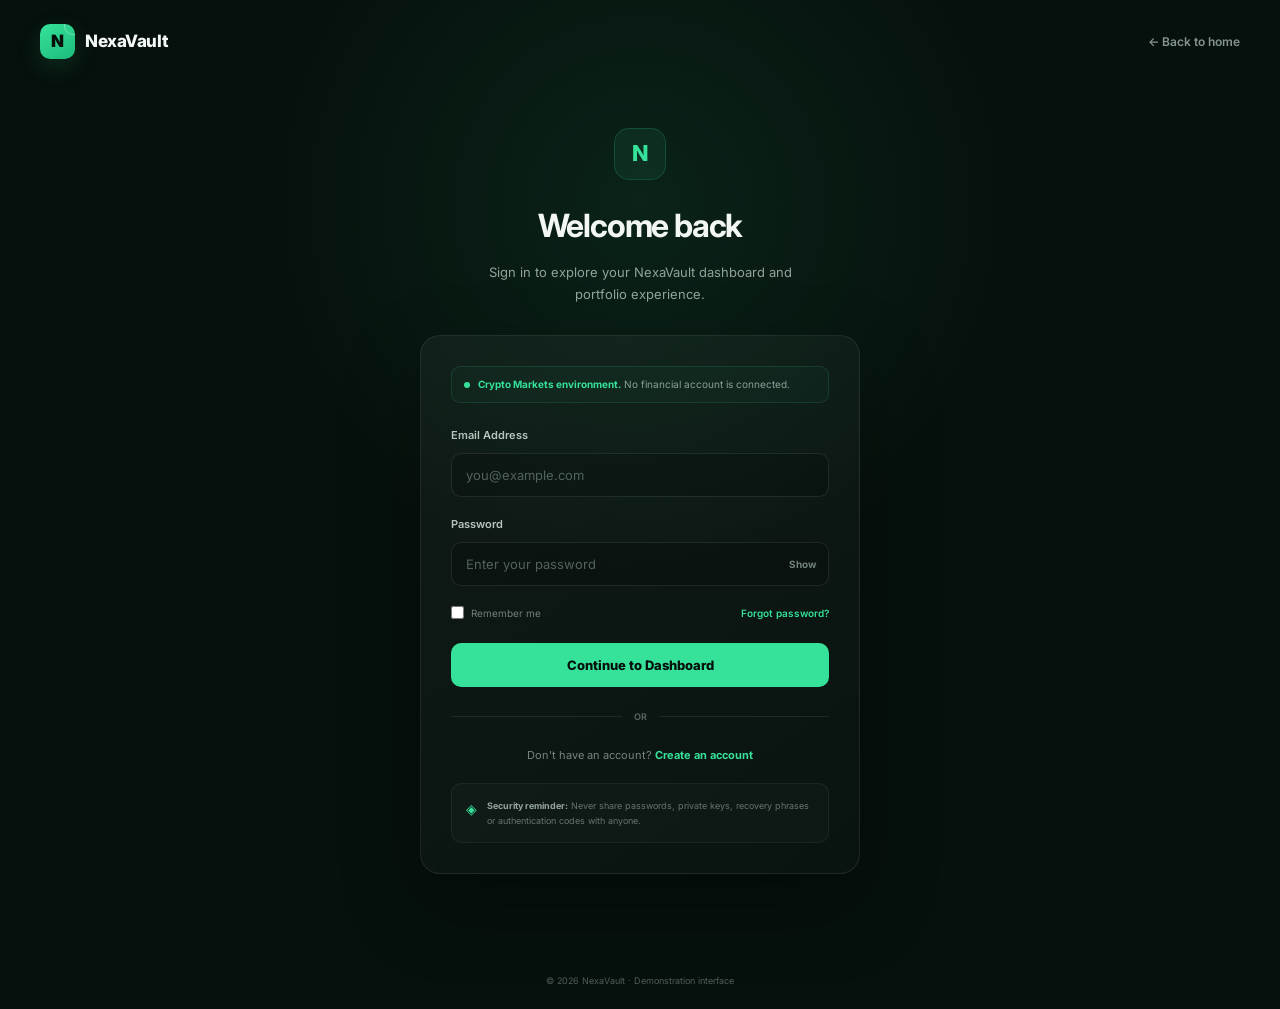
<file: login.html>
<!DOCTYPE html>
<html lang="en">

<head>
    <meta charset="UTF-8">
    <meta name="viewport" content="width=device-width, initial-scale=1.0">

    <title>Log In | NexaVault</title>

    <link rel="preconnect" href="https://fonts.googleapis.com">
    <link rel="preconnect" href="https://fonts.gstatic.com" crossorigin>

    <link href="https://fonts.googleapis.com/css2?family=Inter:wght@400;500;600;700;800&display=swap" rel="stylesheet">

    <link rel="stylesheet" href="css/style.css">

    <style>
        /* =========================================
           AUTH PAGE
        ========================================= */

        body {
            min-height: 100vh;
            background:
                radial-gradient(circle at 50% 20%,
                    rgba(54, 226, 154, 0.09),
                    transparent 38%),
                #06100c;
        }

        .auth-page {
            min-height: 100vh;

            display: flex;
            flex-direction: column;
        }

        /* =========================================
           AUTH HEADER
        ========================================= */

        .auth-header {
            padding: 24px 25px;
        }

        .auth-header-inner {
            max-width: 1200px;
            margin: auto;

            display: flex;
            align-items: center;
            justify-content: space-between;
        }

        .auth-back {
            color: #83958d;

            font-size: 12px;
            font-weight: 600;

            text-decoration: none;

            transition: 0.2s ease;
        }

        .auth-back:hover {
            color: var(--green);
        }

        /* =========================================
           AUTH CONTENT
        ========================================= */

        .auth-content {
            flex: 1;

            display: flex;
            align-items: center;
            justify-content: center;

            padding: 45px 20px 80px;
        }

        .auth-wrapper {
            width: 100%;
            max-width: 440px;
        }

        .auth-heading {
            text-align: center;

            margin-bottom: 30px;
        }

        .auth-icon {
            width: 52px;
            height: 52px;

            margin: 0 auto 20px;

            display: flex;
            align-items: center;
            justify-content: center;

            border: 1px solid rgba(54, 226, 154, 0.18);
            border-radius: 15px;

            background: rgba(54, 226, 154, 0.07);

            color: var(--green);

            font-size: 22px;
            font-weight: 800;
        }

        .auth-heading h1 {
            margin: 0 0 10px;

            color: #f2f7f4;

            font-size: 32px;
            letter-spacing: -1.2px;
        }

        .auth-heading p {
            max-width: 350px;

            margin: auto;

            color: var(--muted);

            font-size: 13px;
            line-height: 1.7;
        }

        /* =========================================
           AUTH CARD
        ========================================= */

        .auth-card {
            padding: 30px;

            border: 1px solid var(--border);
            border-radius: 20px;

            background:
                linear-gradient(145deg,
                    rgba(255, 255, 255, 0.045),
                    rgba(255, 255, 255, 0.015));

            box-shadow:
                0 30px 80px rgba(0, 0, 0, 0.28);
        }

        .auth-demo-label {
            display: flex;
            align-items: center;
            gap: 8px;

            margin-bottom: 24px;
            padding: 10px 12px;

            border: 1px solid rgba(54, 226, 154, 0.13);
            border-radius: 9px;

            background: rgba(54, 226, 154, 0.035);

            color: #8ea199;

            font-size: 10px;
            line-height: 1.5;
        }

        .auth-demo-label span {
            width: 6px;
            height: 6px;

            flex: 0 0 auto;

            border-radius: 50%;

            background: var(--green);
        }

        .auth-demo-label strong {
            color: var(--green);
        }

        /* =========================================
           FORM
        ========================================= */

        .form-group {
            margin-bottom: 19px;
        }

        .form-label {
            display: block;

            margin-bottom: 8px;

            color: #b7c5bf;

            font-size: 11px;
            font-weight: 600;
        }

        .input-wrapper {
            position: relative;
        }

        .form-input {
            width: 100%;

            padding: 13px 14px;

            border: 1px solid rgba(255, 255, 255, 0.09);
            border-radius: 10px;

            outline: none;

            background: rgba(0, 0, 0, 0.16);

            color: #edf4f0;

            font-family: inherit;
            font-size: 13px;

            transition: 0.2s ease;
        }

        .form-input::placeholder {
            color: #52635b;
        }

        .form-input:focus {
            border-color: rgba(54, 226, 154, 0.45);

            background: rgba(54, 226, 154, 0.025);

            box-shadow:
                0 0 0 3px rgba(54, 226, 154, 0.06);
        }

        .password-input {
            padding-right: 55px;
        }

        .password-toggle {
            position: absolute;

            top: 50%;
            right: 12px;

            transform: translateY(-50%);

            border: none;

            background: none;

            color: #70817a;

            font-family: inherit;

            font-size: 10px;
            font-weight: 700;

            cursor: pointer;
        }

        .password-toggle:hover {
            color: var(--green);
        }

        /* =========================================
           FORM OPTIONS
        ========================================= */

        .form-options {
            display: flex;

            align-items: center;
            justify-content: space-between;

            gap: 15px;

            margin: 3px 0 22px;
        }

        .remember-me {
            display: flex;
            align-items: center;
            gap: 7px;

            color: #71827a;

            font-size: 10px;

            cursor: pointer;
        }

        .remember-me input {
            accent-color: var(--green);
        }

        .forgot-link {
            color: var(--green);

            font-size: 10px;
            font-weight: 600;

            text-decoration: none;
        }

        .forgot-link:hover {
            text-decoration: underline;
        }

        /* =========================================
           BUTTON
        ========================================= */

        .auth-button {
            width: 100%;

            padding: 14px 18px;

            border: none;
            border-radius: 10px;

            background: var(--green);

            color: #06100c;

            font-family: inherit;

            font-size: 13px;
            font-weight: 800;

            cursor: pointer;

            transition: 0.2s ease;
        }

        .auth-button:hover {
            background: #4eeaaa;

            transform: translateY(-1px);
        }

        .auth-button:active {
            transform: translateY(0);
        }

        /* =========================================
           DIVIDER
        ========================================= */

        .auth-divider {
            display: flex;
            align-items: center;
            gap: 12px;

            margin: 23px 0;
        }

        .auth-divider::before,
        .auth-divider::after {
            content: "";

            height: 1px;

            flex: 1;

            background: var(--border);
        }

        .auth-divider span {
            color: #596a62;

            font-size: 9px;
            font-weight: 600;

            text-transform: uppercase;
        }

        /* =========================================
           REGISTER LINK
        ========================================= */

        .register-prompt {
            text-align: center;

            color: #75867e;

            font-size: 11px;
        }

        .register-prompt a {
            color: var(--green);

            font-weight: 700;

            text-decoration: none;
        }

        .register-prompt a:hover {
            text-decoration: underline;
        }

        /* =========================================
           SECURITY BOX
        ========================================= */

        .security-box {
            display: flex;

            align-items: flex-start;

            gap: 10px;

            margin-top: 18px;
            padding: 14px;

            border: 1px solid rgba(255, 255, 255, 0.055);
            border-radius: 11px;

            background: rgba(255, 255, 255, 0.018);
        }

        .security-icon {
            flex: 0 0 auto;

            color: var(--green);

            font-size: 14px;
        }

        .security-box p {
            margin: 0;

            color: #64766e;

            font-size: 9px;
            line-height: 1.7;
        }

        .security-box strong {
            color: #94a59e;
        }

        /* =========================================
           FOOTER
        ========================================= */

        .auth-footer {
            padding: 20px;

            text-align: center;

            color: #4e5f57;

            font-size: 9px;
        }

        /* =========================================
           ERROR
        ========================================= */

        .form-error {
            display: none;

            margin-top: 8px;

            color: #cf8d8d;

            font-size: 10px;
        }

        .form-error.show {
            display: block;
        }

        /* =========================================
           MOBILE
        ========================================= */

        @media (max-width: 600px) {

            .auth-header {
                padding: 18px;
            }

            .auth-content {
                padding: 25px 15px 50px;
            }

            .auth-heading h1 {
                font-size: 28px;
            }

            .auth-card {
                padding: 22px;
                border-radius: 17px;
            }

            .form-options {
                align-items: flex-start;
            }

        }
    </style>
</head>

<body class="page-enter">

    <div class="auth-page">


        <!-- =====================================
             HEADER
        ====================================== -->

        <header class="auth-header">

            <div class="auth-header-inner">

                <a href="index.html" class="logo">
                    <span class="logo-mark">N</span>
                    <span>NexaVault</span>
                </a>

                <a href="index.html" class="auth-back">
                    ← Back to home
                </a>

            </div>

        </header>


        <!-- =====================================
             CONTENT
        ====================================== -->

        <main class="auth-content">

            <div class="auth-wrapper">


                <!-- HEADING -->

                <div class="auth-heading">

                    <div class="auth-icon">
                        N
                    </div>

                    <h1>
                        Welcome back
                    </h1>

                    <p>
                        Sign in to explore your NexaVault dashboard
                        and portfolio experience.
                    </p>

                </div>


                <!-- CARD -->

                <div class="auth-card">


                    <div class="auth-demo-label">

                        <span></span>

                        <div>
                            <strong>Crypto Markets environment.</strong>
                            No financial account is connected.
                        </div>

                    </div>


                    <!-- FORM -->

                    <form id="loginForm">


                        <div class="form-group">

                            <label class="form-label" for="email">
                                Email Address
                            </label>

                            <input type="email" id="loginEmail" name="email" class="form-input"
                                placeholder="you@example.com" autocomplete="email" required>

                            <div class="form-error" id="emailError">
                                Please enter a valid email address.
                            </div>

                        </div>


                        <div class="form-group">

                            <label class="form-label" for="password">
                                Password
                            </label>

                            <div class="input-wrapper">

                                <input type="password" id="loginPassword" name="password"
                                    class="form-input password-input" placeholder="Enter your password"
                                    autocomplete="current-password" required>

                                <button type="button" class="password-toggle" id="passwordToggle">
                                    Show
                                </button>

                            </div>

                            <div class="form-error" id="passwordError">
                                Please enter your password.
                            </div>

                        </div>


                        <div class="form-options">

                            <label class="remember-me">

                                <input type="checkbox" id="rememberMe">

                                Remember me

                            </label>

                            <a href="#" class="forgot-link" id=" ">
                                Forgot password?
                            </a>

                        </div>


                        <button type="submit" class="auth-button">
                            Continue to Dashboard
                        </button>

                    </form>

                    <!-- <form id="loginForm">

                        <input type="email" id="loginEmail" placeholder="Email address" required>

                        <input type="password" id="loginPassword" placeholder="Password" required>

                        <div id="loginMessage" class="form-message"></div>

                        <button type="submit">
                            Continue to Demo Dashboard
                        </button>

                    </form> -->

                    <script>

                        document.addEventListener("DOMContentLoaded", () => {

                            const form =
                                document.getElementById("loginForm");

                            const message =
                                document.getElementById("loginMessage");


                            if (!form) {
                                return;
                            }


                            form.addEventListener("submit", (event) => {

                                event.preventDefault();


                                const email =
                                    document
                                        .getElementById("loginEmail")
                                        .value
                                        .trim()
                                        .toLowerCase();


                                const password =
                                    document
                                        .getElementById("loginPassword")
                                        .value;


                                if (
                                    email !==
                                    NEXAVAULT_DEMO_ACCOUNT.email ||
                                    password !==
                                    NEXAVAULT_DEMO_ACCOUNT.password
                                ) {

                                    message.textContent =
                                        "Invalid email or password.";

                                    message.className =
                                        "form-message error";

                                    return;

                                }


                                /*
                                   Mark the demonstration session.
                                */

                                sessionStorage.setItem(
                                    "nexavault_demo_logged_in",
                                    "true"
                                );


                                window.location.href =
                                    "dashboard.html";

                            });

                        });

                    </script>

                    <div id="loginMessage" class="form-message"></div>




                    <div class="auth-divider">
                        <span>or</span>
                    </div>


                    <div class="register-prompt">

                        Don't have an account?

                        <a href="register.html">
                            Create an account
                        </a>

                    </div>


                    <!-- SECURITY -->

                    <div class="security-box">

                        <div class="security-icon">
                            ◈
                        </div>

                        <p>
                            <strong>Security reminder:</strong>
                            Never share passwords, private keys, recovery
                            phrases or authentication codes with anyone.
                        </p>

                    </div>

                </div>

            </div>

        </main>


        <!-- FOOTER -->

        <footer class="auth-footer">

            © 2026 NexaVault · Demonstration interface

        </footer>

    </div>


    <!-- =========================================
         JAVASCRIPT
    ========================================= -->

    <script>

        const loginForm =
            document.getElementById("loginForm");

        const passwordInput =
            document.getElementById("password");

        const passwordToggle =
            document.getElementById("passwordToggle");

        const forgotPassword =
            document.getElementById("forgotPassword");


        /* -----------------------------------------
           PASSWORD VISIBILITY
        ----------------------------------------- */

        passwordToggle.addEventListener("click", () => {

            if (passwordInput.type === "password") {

                passwordInput.type = "text";

                passwordToggle.textContent = "Hide";

            } else {

                passwordInput.type = "password";

                passwordToggle.textContent = "Show";

            }

        });


        /* -----------------------------------------
           LOGIN
        ----------------------------------------- */

        loginForm.addEventListener("submit", event => {

            event.preventDefault();

            const email =
                document.getElementById("email");

            const password =
                document.getElementById("password");

            const emailError =
                document.getElementById("emailError");

            const passwordError =
                document.getElementById("passwordError");


            emailError.classList.remove("show");
            passwordError.classList.remove("show");


            let valid = true;


            if (!email.value.trim() ||
                !email.value.includes("@")) {

                emailError.classList.add("show");

                valid = false;

            }


            if (!password.value.trim()) {

                passwordError.classList.add("show");

                valid = false;

            }


            if (!valid) {
                return;
            }


            /*
                FRONT-END DEMO ONLY

                A real authentication system should use:
                - Secure backend authentication
                - Password hashing
                - Session management
                - HTTPS
                - Rate limiting
                - CSRF protection
                - Proper account recovery
            */

            window.location.href = "dashboard.html";

        });


        /* -----------------------------------------
           FORGOT PASSWORD
        ----------------------------------------- */

        forgotPassword.addEventListener("click", event => {

            event.preventDefault();

            alert(
                "Password recovery is disabled in this demo. " +
                "A production implementation would connect this " +
                "feature to a secure account-recovery system."
            );

        });

    </script>

    <script src="js/script.js"></script>

    <script>
        document.addEventListener("DOMContentLoaded", () => {

            const form =
                document.getElementById("loginForm");

            const message =
                document.getElementById("loginMessage");


            if (!form) {
                return;
            }


            form.addEventListener("submit", async (event) => {

                event.preventDefault();


                const email =
                    document
                        .getElementById("loginEmail")
                        .value
                        .trim();


                const password =
                    document
                        .getElementById("loginPassword")
                        .value;


                message.className =
                    "form-message";


                message.textContent =
                    "";


                if (!email || !password) {

                    message.textContent =
                        "Please enter your email and password.";

                    message.classList.add("error");

                    return;

                }


                /*
                   Check the locally registered account.
                */

                const result =
                    await NexaAuth.login(
                        email,
                        password
                    );


                if (!result.success) {

                    message.textContent =
                        result.message;

                    message.classList.add("error");

                    return;

                }


                message.textContent =
                    "Login successful. Opening your dashboard...";

                message.classList.add("success");


                setTimeout(() => {

                    window.location.href =
                        "dashboard.html";

                }, 500);

            });


            /* -----------------------------------------------
               FORGOT PASSWORD
            ------------------------------------------------ */

            const forgotPassword =
                document.getElementById("forgotPassword");


            if (forgotPassword) {

                forgotPassword.addEventListener(
                    "click",
                    event => {

                        event.preventDefault();


                        showDemoNotice(
                            "Password recovery is disabled in this demonstration environment."
                        );

                    }
                );

            }

        });
    </script>

    <script>

        /* =========================================================
           NEXAVAULT DEMO LOGIN
           ---------------------------------------------------------
           DEMONSTRATION ACCOUNT ONLY
           This account is hardcoded into the frontend.
        ========================================================= */

        const NEXAVAULT_DEMO_ACCOUNT = {

            email: "demo@nexavault.example",

            password: "DemoPass123",

            firstName: "Demo",

            lastName: "User",

            portfolio: {

                totalValue: 5205148.90,

                availableBalance: 704910.00,

                gain: 114971.00,

                gainPercent: 9.54,

                approach: "Growth",

                allocation: {
                    bitcoin: 51.06,
                    ethereum: 29.41,
                    solana: 13.20,
                    other: 6.33
                }

            }

        };
    </script>

</body>

</html>
</file>
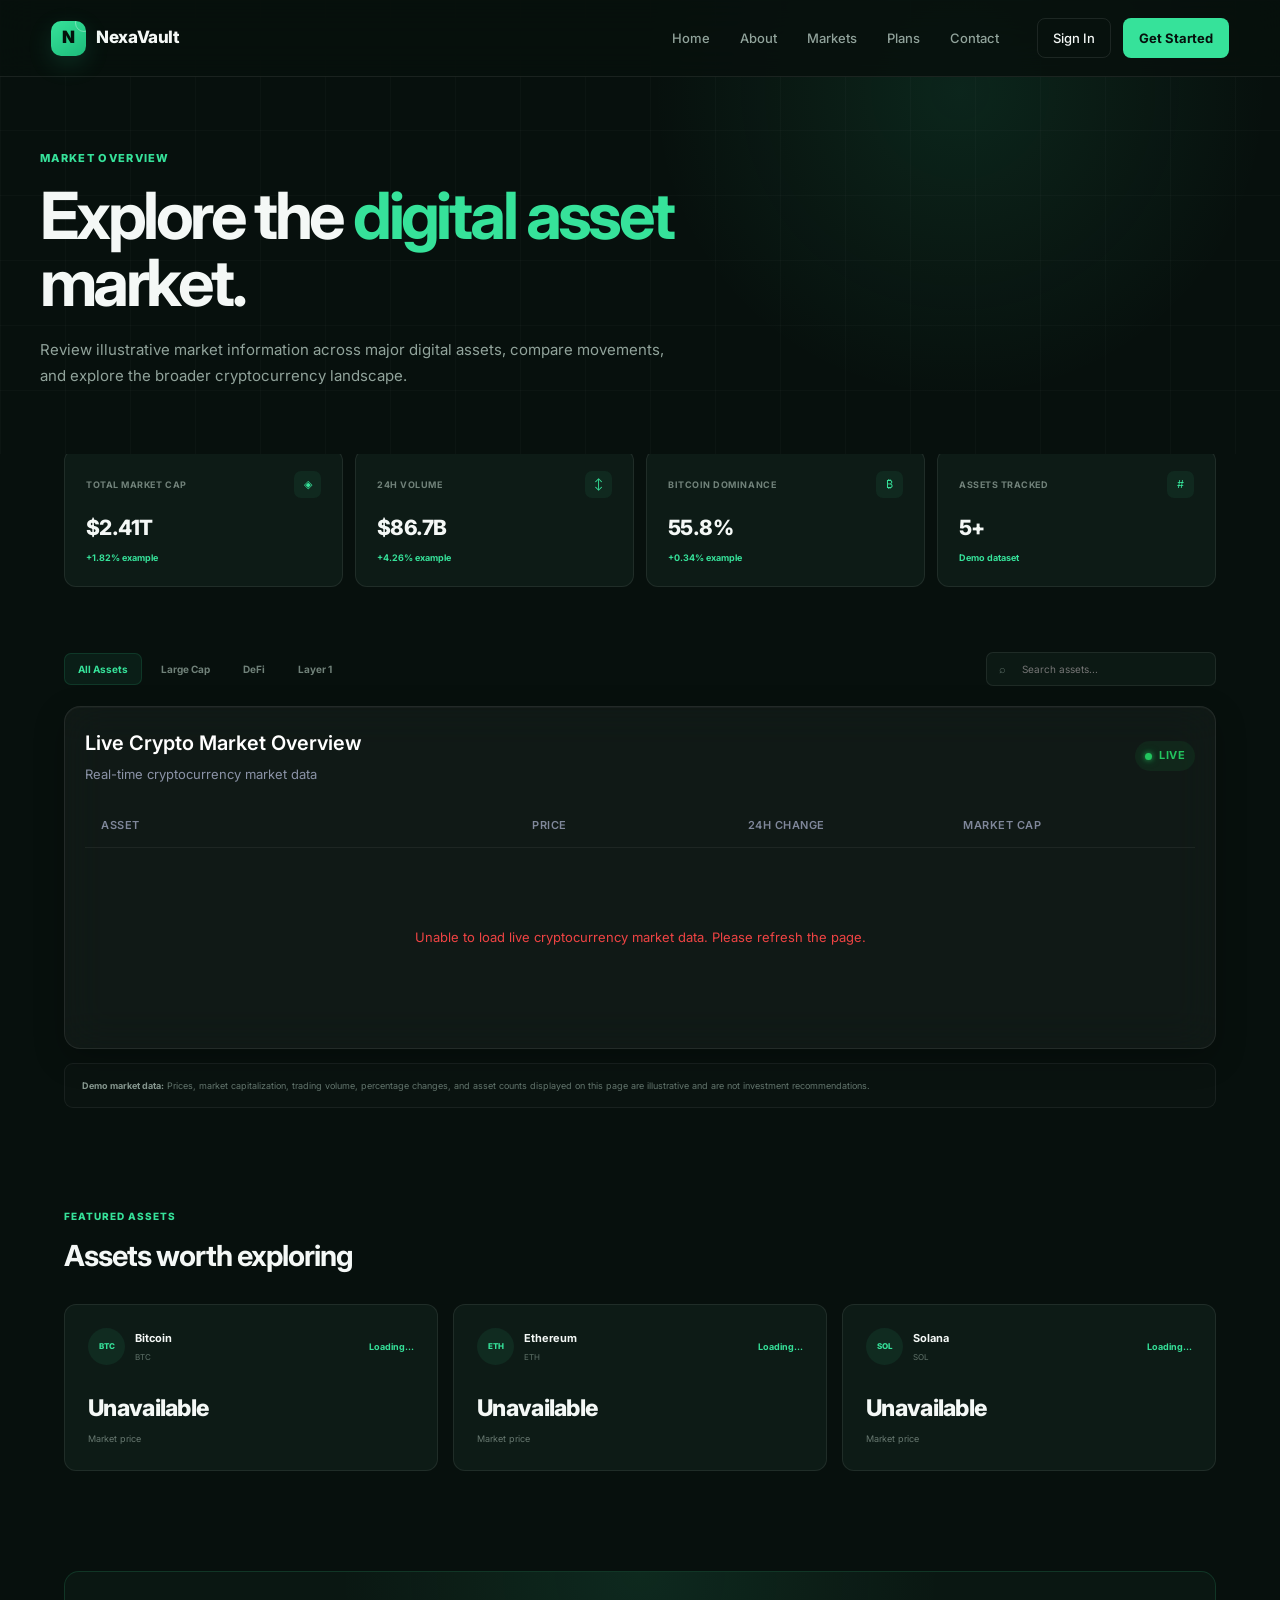
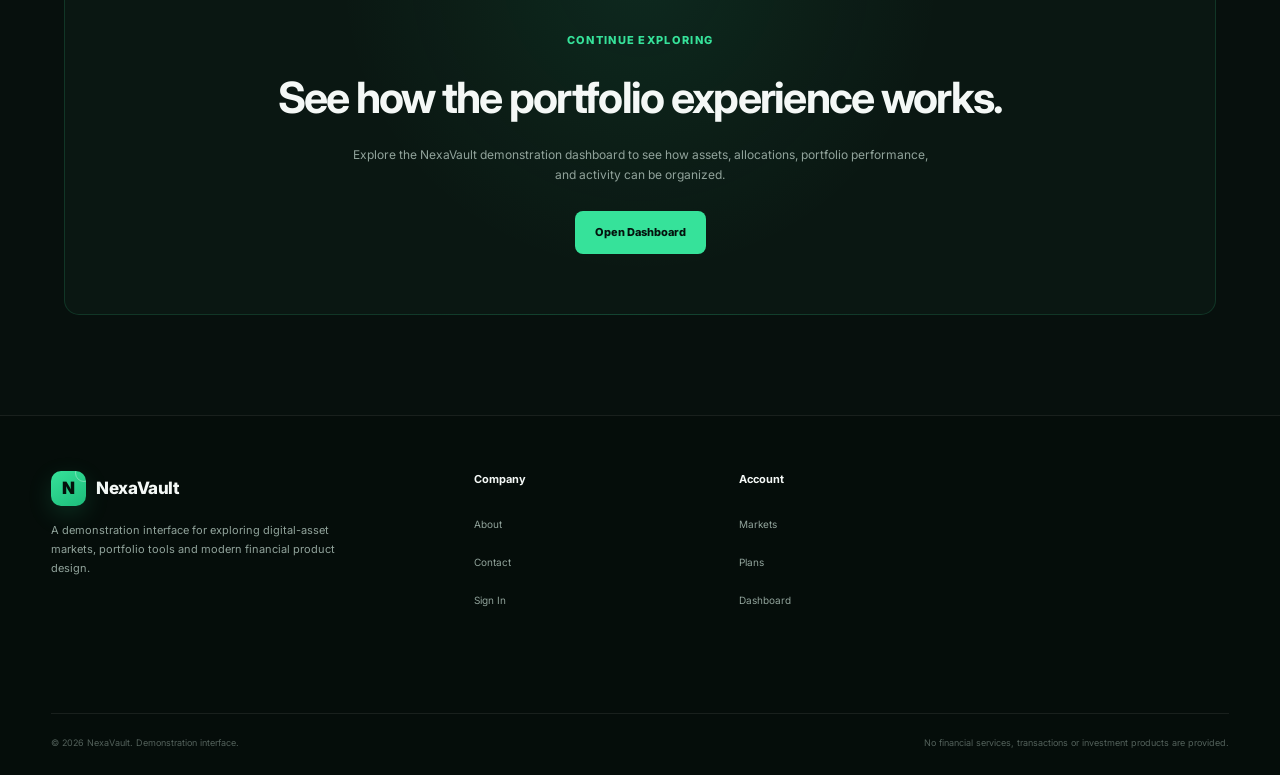
<file: markets.html>
<!DOCTYPE html>
<html lang="en">

<head>
    <meta charset="UTF-8">
    <meta name="viewport" content="width=device-width, initial-scale=1.0">

    <title>Markets | NexaVault</title>

    <link rel="preconnect" href="https://fonts.googleapis.com">
    <link rel="preconnect" href="https://fonts.gstatic.com" crossorigin>

    <link href="https://fonts.googleapis.com/css2?family=Inter:wght@400;500;600;700;800&display=swap" rel="stylesheet">

    <link rel="stylesheet" href="css/style.css">

    <style>
        /* =========================================================
           RESPONSIVE
           ========================================================= */

        @media (max-width: 850px) {

            .about-intro {
                grid-template-columns: 1fr;

                gap: 35px;
            }


            .stats-grid {
                grid-template-columns:
                    repeat(2, 1fr);
            }


            .stat-card:nth-child(2) {
                border-right: none;
            }


            .stat-card:nth-child(1),
            .stat-card:nth-child(2) {
                border-bottom:
                    1px solid var(--border);
            }


            .values-grid {
                grid-template-columns: 1fr;
            }


            .experience-grid {
                grid-template-columns: 1fr;
            }

        }


        @media (max-width: 760px) {

            .header-inner {
                height: 68px;
            }


            .menu-toggle {
                display: block;
            }


            .nav {
                position: absolute;

                top: 68px;
                left: 0;

                width: 100%;

                display: none;

                flex-direction: column;
                align-items: stretch;

                gap: 0;

                padding: 15px 5% 22px;

                border-bottom:
                    1px solid var(--border);

                background:
                    rgba(7, 16, 13, 0.98);

                backdrop-filter: blur(18px);
            }


            .nav.show {
                display: flex;
            }


            .nav a {
                padding: 12px 0;

                border-bottom:
                    1px solid rgba(255, 255, 255, 0.04);
            }


            .nav-actions {
                display: grid;

                grid-template-columns:
                    1fr 1fr;

                margin: 10px 0 0;

                gap: 10px;
            }


            .nav-login,
            .nav-register {
                text-align: center;
            }

        }


        /* =========================================
           NEXAVAULT MARKETS
        ========================================= */

        .markets-page {
            overflow-x: hidden;
            background: var(--bg);
        }

        .markets-hero {
            position: relative;
            padding: 150px 24px 65px;
            background:
                radial-gradient(circle at 75% 20%,
                    rgba(54, 226, 154, 0.10),
                    transparent 30%),
                var(--bg);
        }

        .markets-hero::before {
            content: "";
            position: absolute;
            inset: 0;
            background-image:
                linear-gradient(rgba(255, 255, 255, 0.018) 1px,
                    transparent 1px),
                linear-gradient(90deg,
                    rgba(255, 255, 255, 0.018) 1px,
                    transparent 1px);
            background-size: 65px 65px;
            pointer-events: none;
        }

        .markets-container {
            position: relative;
            z-index: 2;
            max-width: 1200px;
            margin: auto;
        }

        .markets-eyebrow {
            color: var(--green);
            font-size: 11px;
            font-weight: 800;
            letter-spacing: 0.12em;
            text-transform: uppercase;
            margin-bottom: 14px;
        }

        .markets-hero h1 {
            max-width: 750px;
            margin: 0;
            font-size: clamp(42px, 6vw, 65px);
            line-height: 1.04;
            letter-spacing: -0.055em;
        }

        .markets-hero h1 span {
            color: var(--green);
        }

        .markets-hero p {
            max-width: 650px;
            margin: 20px 0 0;
            color: var(--muted);
            line-height: 1.75;
            font-size: 15px;
        }

        /* =========================================
           MARKET STATISTICS
        ========================================= */

        .market-overview {
            max-width: 1200px;
            margin: -5px auto 0;
            padding: 0 24px 35px;
        }

        .overview-grid {
            display: grid;
            grid-template-columns: repeat(4, 1fr);
            gap: 12px;
        }

        .overview-card {
            padding: 21px;
            border: 1px solid var(--border);
            border-radius: 12px;
            background: var(--card);
        }

        .overview-top {
            display: flex;
            align-items: center;
            justify-content: space-between;
            margin-bottom: 13px;
        }

        .overview-title {
            color: #71827a;
            font-size: 9px;
            font-weight: 700;
            text-transform: uppercase;
            letter-spacing: 0.06em;
        }

        .overview-icon {
            width: 27px;
            height: 27px;
            display: grid;
            place-items: center;
            border-radius: 7px;
            background: rgba(54, 226, 154, 0.07);
            color: var(--green);
            font-size: 11px;
        }

        .overview-value {
            font-size: 21px;
            font-weight: 800;
            letter-spacing: -0.025em;
        }

        .overview-change {
            margin-top: 6px;
            color: var(--green);
            font-size: 9px;
            font-weight: 700;
        }

        /* =========================================
           MARKET WORKSPACE
        ========================================= */

        .market-workspace {
            max-width: 1200px;
            margin: auto;
            padding: 30px 24px 100px;
        }

        .market-toolbar {
            display: flex;
            justify-content: space-between;
            align-items: center;
            gap: 20px;
            margin-bottom: 20px;
        }

        .market-tabs {
            display: flex;
            gap: 5px;
            flex-wrap: wrap;
        }

        .market-tab {
            padding: 9px 13px;
            border: 1px solid transparent;
            border-radius: 7px;
            background: transparent;
            color: #708179;
            font-family: inherit;
            font-size: 10px;
            font-weight: 700;
            cursor: pointer;
            transition: 0.2s ease;
        }

        .market-tab:hover {
            color: var(--text);
        }

        .market-tab.active {
            color: var(--green);
            background: rgba(54, 226, 154, 0.07);
            border-color: rgba(54, 226, 154, 0.13);
        }

        .market-search {
            position: relative;
            width: 230px;
        }

        .market-search input {
            width: 100%;
            padding: 10px 13px 10px 35px;
            border: 1px solid var(--border);
            outline: none;
            border-radius: 7px;
            background: #0c1914;
            color: var(--text);
            font-family: inherit;
            font-size: 10px;
        }

        .market-search input:focus {
            border-color: rgba(54, 226, 154, 0.3);
        }

        .market-search span {
            position: absolute;
            left: 13px;
            top: 9px;
            color: #60726a;
            font-size: 11px;
        }

        /* =========================================
           MARKET TABLE
        ========================================= */

        .market-table-container {
            border: 1px solid var(--border);
            border-radius: 14px;
            background: var(--card);
            overflow: hidden;
        }

        .market-table {
            width: 100%;
            border-collapse: collapse;
        }

        .market-table th {
            padding: 15px 18px;
            text-align: left;
            color: #586a62;
            border-bottom: 1px solid var(--border);
            font-size: 8px;
            font-weight: 800;
            text-transform: uppercase;
            letter-spacing: 0.07em;
            white-space: nowrap;
        }

        .market-table td {
            padding: 17px 18px;
            border-bottom: 1px solid rgba(255, 255, 255, 0.045);
            font-size: 10px;
            white-space: nowrap;
        }

        .market-table tbody tr {
            transition: 0.2s ease;
        }

        .market-table tbody tr:hover {
            background: rgba(255, 255, 255, 0.018);
        }

        .market-table tbody tr:last-child td {
            border-bottom: none;
        }

        .asset-cell {
            display: flex;
            align-items: center;
            gap: 11px;
        }

        .asset-rank {
            width: 20px;
            color: #52645c;
            font-size: 8px;
        }

        .asset-coin {
            width: 34px;
            height: 34px;
            display: grid;
            place-items: center;
            border-radius: 50%;
            background: rgba(54, 226, 154, 0.08);
            color: var(--green);
            font-size: 8px;
            font-weight: 800;
        }

        .asset-title {
            font-size: 11px;
            font-weight: 700;
        }

        .asset-symbol {
            margin-top: 3px;
            color: #60726a;
            font-size: 8px;
        }

        .price {
            font-weight: 700;
        }

        .change-positive {
            color: var(--green);
            font-weight: 700;
        }

        .change-negative {
            color: #cf7d7d;
            font-weight: 700;
        }

        .market-cap,
        .volume {
            color: #82928b;
        }

        .view-button {
            display: inline-flex;
            padding: 6px 9px;
            border: 1px solid rgba(54, 226, 154, 0.13);
            border-radius: 6px;
            color: var(--green);
            background: rgba(54, 226, 154, 0.035);
            font-size: 8px;
            font-weight: 700;
            transition: 0.2s ease;
        }

        .view-button:hover {
            background: rgba(54, 226, 154, 0.09);
        }

        /* =========================================
           MARKET NOTICE
        ========================================= */

        .market-notice {
            margin-top: 14px;
            padding: 14px 17px;
            border: 1px solid rgba(255, 255, 255, 0.06);
            border-radius: 9px;
            background: rgba(255, 255, 255, 0.015);
            color: #64766e;
            font-size: 9px;
            line-height: 1.7;
        }

        .market-notice strong {
            color: #879890;
        }

        /* =========================================
           FEATURED MARKET CARDS
        ========================================= */

        .featured-section {
            max-width: 1200px;
            margin: 0 auto;
            padding: 0 24px 100px;
        }

        .featured-heading {
            margin-bottom: 25px;
        }

        .featured-heading .eyebrow {
            color: var(--green);
            font-size: 10px;
            font-weight: 800;
            letter-spacing: 0.1em;
            text-transform: uppercase;
            margin-bottom: 9px;
        }

        .featured-heading h2 {
            margin: 0;
            font-size: 29px;
            letter-spacing: -0.035em;
        }

        .featured-grid {
            display: grid;
            grid-template-columns: repeat(3, 1fr);
            gap: 15px;
        }

        .featured-card {
            padding: 23px;
            border: 1px solid var(--border);
            border-radius: 12px;
            background: var(--card);
            transition: 0.25s ease;
        }

        .featured-card:hover {
            transform: translateY(-3px);
            border-color: rgba(54, 226, 154, 0.17);
        }

        .featured-top {
            display: flex;
            align-items: center;
            justify-content: space-between;
            margin-bottom: 25px;
        }

        .featured-asset {
            display: flex;
            align-items: center;
            gap: 10px;
        }

        .featured-icon {
            width: 37px;
            height: 37px;
            display: grid;
            place-items: center;
            border-radius: 50%;
            background: rgba(54, 226, 154, 0.08);
            color: var(--green);
            font-size: 8px;
            font-weight: 800;
        }

        .featured-name {
            font-size: 11px;
            font-weight: 700;
        }

        .featured-symbol {
            color: #60726a;
            font-size: 8px;
            margin-top: 3px;
        }

        .featured-badge {
            color: var(--green);
            font-size: 9px;
            font-weight: 700;
        }

        .featured-price {
            font-size: 23px;
            font-weight: 800;
            letter-spacing: -0.03em;
            margin-bottom: 5px;
        }

        .featured-meta {
            color: #687971;
            font-size: 9px;
        }

        /* =========================================
           CTA
        ========================================= */

        .markets-cta {
            max-width: 1200px;
            margin: 0 auto;
            padding: 0 24px 100px;
        }

        .markets-cta-box {
            padding: 60px 30px;
            border: 1px solid rgba(54, 226, 154, 0.15);
            border-radius: 15px;
            text-align: center;
            background:
                radial-gradient(circle at 50% 0%,
                    rgba(54, 226, 154, 0.09),
                    transparent 45%),
                #0a1712;
        }

        .markets-cta-box h2 {
            margin: 0 0 13px;
            font-size: clamp(30px, 4vw, 43px);
            letter-spacing: -0.04em;
        }

        .markets-cta-box p {
            max-width: 580px;
            margin: 0 auto 25px;
            color: var(--muted);
            line-height: 1.7;
            font-size: 12px;
        }

        .markets-cta-button {
            display: inline-flex;
            padding: 13px 20px;
            border-radius: 8px;
            background: var(--green);
            color: #04120d;
            font-size: 11px;
            font-weight: 800;
        }

        /* =========================================
           EMPTY SEARCH STATE
        ========================================= */

        .no-results {
            display: none;
            padding: 45px 20px;
            text-align: center;
            color: #667870;
            font-size: 11px;
        }

        /* =========================================
           RESPONSIVE
        ========================================= */

        @media (max-width: 900px) {

            .overview-grid {
                grid-template-columns: repeat(2, 1fr);
            }

            .featured-grid {
                grid-template-columns: 1fr;
            }

            .market-toolbar {
                flex-direction: column;
                align-items: stretch;
            }

            .market-search {
                width: 100%;
            }
        }

        @media (max-width: 650px) {

            .markets-hero {
                padding-top: 115px;
                padding-bottom: 45px;
            }

            .markets-hero h1 {
                font-size: 43px;
            }

            .markets-hero p {
                font-size: 13px;
            }

            .market-overview {
                padding-left: 15px;
                padding-right: 15px;
            }

            .overview-grid {
                grid-template-columns: 1fr 1fr;
                gap: 8px;
            }

            .overview-card {
                padding: 15px;
            }

            .overview-value {
                font-size: 17px;
            }

            .market-workspace {
                padding-left: 15px;
                padding-right: 15px;
            }

            .market-tabs {
                overflow-x: auto;
                flex-wrap: nowrap;
                padding-bottom: 3px;
            }

            .market-tab {
                white-space: nowrap;
            }

            .market-table-container {
                overflow-x: auto;
            }

            .market-table {
                min-width: 760px;
            }

            .featured-section,
            .markets-cta {
                padding-left: 15px;
                padding-right: 15px;
            }
        }

        /* =========================================================
           FOOTER
           ========================================================= */

        .footer {
            border-top:
                1px solid var(--border);

            background: #050d0a;

            padding: 55px 0 25px;
        }


        .footer-container {
            width: min(1180px, 92%);
            margin: auto;
        }


        .footer-grid {
            display: grid;

            grid-template-columns:
                1.7fr 1fr 1fr 1fr;

            gap: 40px;

            padding-bottom: 45px;
        }


        .footer-brand p {
            max-width: 300px;

            margin: 15px 0 0;

            color: var(--muted);

            font-size: 11px;

            line-height: 1.7;
        }


        .footer-column h4 {
            margin: 0 0 15px;

            color: var(--text);

            font-size: 11px;
        }


        .footer-column a {
            display: block;

            margin-bottom: 10px;

            color: var(--muted);

            text-decoration: none;

            font-size: 10px;
        }


        .footer-column a:hover {
            color: var(--green);
        }


        .footer-bottom {
            padding-top: 22px;

            border-top:
                1px solid var(--border);

            display: flex;

            align-items: center;
            justify-content: space-between;

            gap: 20px;

            color: #53615b;

            font-size: 9px;
        }
    </style>

</head>


<body class="markets-page">


    <!-- =========================================
         HEADER
    ========================================= -->

    <header class="header">

        <div class="header-inner">

            <a href="index.html" class="logo">

                <span class="logo-mark">N</span>

                <span>NexaVault</span>

            </a>


            <button class="menu-toggle" id="menuToggle" aria-label="Open navigation">
                ☰
            </button>


            <nav class="nav">

                <a href="index.html">
                    Home
                </a>

                <a href="about.html">
                    About
                </a>

                <a href="markets.html">
                    Markets
                </a>

                <a href="plans.html">
                    Plans
                </a>

                <a href="contact.html">
                    Contact
                </a>


                <div class="nav-actions">

                    <a href="login.html" class="nav-login">
                        Sign In
                    </a>

                    <a href="register.html" class="nav-register">
                        Get Started
                    </a>

                </div>

            </nav>

        </div>

    </header>


    <!-- =========================================
         HERO
    ========================================= -->

    <main>

        <section class="markets-hero">

            <div class="markets-container">

                <div class="markets-eyebrow">
                    Market Overview
                </div>

                <h1>
                    Explore the
                    <span>digital asset</span>
                    market.
                </h1>

                <p>
                    Review illustrative market information across
                    major digital assets, compare movements, and
                    explore the broader cryptocurrency landscape.
                </p>

            </div>

        </section>


        <!-- =========================================
             MARKET OVERVIEW
        ========================================= -->

        <section class="market-overview">

            <div class="overview-grid">


                <div class="overview-card">

                    <div class="overview-top">

                        <span class="overview-title">
                            Total Market Cap
                        </span>

                        <span class="overview-icon">
                            ◈
                        </span>

                    </div>

                    <div class="overview-value">
                        $2.41T
                    </div>

                    <div class="overview-change">
                        +1.82% example
                    </div>

                </div>


                <div class="overview-card">

                    <div class="overview-top">

                        <span class="overview-title">
                            24h Volume
                        </span>

                        <span class="overview-icon">
                            ↕
                        </span>

                    </div>

                    <div class="overview-value">
                        $86.7B
                    </div>

                    <div class="overview-change">
                        +4.26% example
                    </div>

                </div>


                <div class="overview-card">

                    <div class="overview-top">

                        <span class="overview-title">
                            Bitcoin Dominance
                        </span>

                        <span class="overview-icon">
                            ₿
                        </span>

                    </div>

                    <div class="overview-value">
                        55.8%
                    </div>

                    <div class="overview-change">
                        +0.34% example
                    </div>

                </div>


                <div class="overview-card">

                    <div class="overview-top">

                        <span class="overview-title">
                            Assets Tracked
                        </span>

                        <span class="overview-icon">
                            #
                        </span>

                    </div>

                    <div class="overview-value">
                        5+
                    </div>

                    <div class="overview-change">
                        Demo dataset
                    </div>

                </div>

            </div>

        </section>


        <!-- =========================================
             MARKET WORKSPACE
        ========================================= -->

        <section class="market-workspace">


            <div class="market-toolbar">


                <div class="market-tabs">

                    <button class="market-tab active" data-filter="all">
                        All Assets
                    </button>

                    <button class="market-tab" data-filter="large">
                        Large Cap
                    </button>

                    <button class="market-tab" data-filter="defi">
                        DeFi
                    </button>

                    <button class="market-tab" data-filter="layer1">
                        Layer 1
                    </button>

                </div>


                <div class="market-search">

                    <span>
                        ⌕
                    </span>

                    <input type="text" id="marketSearch" placeholder="Search assets...">

                </div>

            </div>


            <!-- MARKET TABLE -->

            <!-- LIVE CRYPTO MARKET OVERVIEW -->
            <div class="crypto-market-card">

                <div class="crypto-market-header">

                    <div>
                        <h3>Live Crypto Market Overview</h3>
                        <p>Real-time cryptocurrency market data</p>
                    </div>

                    <div class="live-indicator">
                        <span class="live-dot"></span>
                        LIVE
                    </div>

                </div>


                <!-- Market table -->

                <div class="crypto-table-wrapper">

                    <div class="crypto-table-head">
                        <div>Asset</div>
                        <div>Price</div>
                        <div>24h Change</div>
                        <div>Market Cap</div>
                    </div>

                    <div id="crypto-market-list">

                        <!-- Loading state -->

                        <div class="crypto-loading">
                            <div class="crypto-spinner"></div>
                            <span>Loading live market data...</span>
                        </div>

                    </div>

                </div>

            </div>

            <style>
                /* ==========================================
   LIVE CRYPTO MARKET
========================================== */

                .crypto-market-card {
                    width: 100%;
                    padding: 20px;

                    background: rgba(255, 255, 255, 0.04);

                    backdrop-filter: blur(20px);
                    -webkit-backdrop-filter: blur(20px);

                    border: 1px solid rgba(255, 255, 255, 0.08);

                    border-radius: 16px;

                    box-shadow:
                        0 10px 30px rgba(0, 0, 0, 0.25),
                        inset 0 1px 0 rgba(255, 255, 255, 0.03);

                    overflow: hidden;
                }


                /* ==========================================
   HEADER
========================================== */

                .crypto-market-header {
                    display: flex;

                    align-items: center;
                    justify-content: space-between;

                    gap: 20px;

                    margin-bottom: 20px;
                }


                .crypto-market-header h3 {
                    margin: 0;

                    color: #ffffff;

                    font-size: 20px;
                    font-weight: 600;
                }


                .crypto-market-header p {
                    margin: 5px 0 0;

                    color: #8b93a7;

                    font-size: 13px;
                }


                /* ==========================================
   LIVE INDICATOR
========================================== */

                .live-indicator {
                    display: flex;

                    align-items: center;

                    gap: 7px;

                    padding: 6px 10px;

                    border-radius: 20px;

                    background: rgba(34, 197, 94, 0.08);

                    color: #22c55e;

                    font-size: 11px;

                    font-weight: 700;

                    letter-spacing: 0.5px;
                }


                .live-dot {
                    width: 7px;
                    height: 7px;

                    border-radius: 50%;

                    background: #22c55e;

                    box-shadow:
                        0 0 5px rgba(34, 197, 94, 0.7),
                        0 0 10px rgba(34, 197, 94, 0.4);

                    animation: cryptoLivePulse 1.8s infinite;
                }


                @keyframes cryptoLivePulse {

                    0% {
                        opacity: 1;
                        transform: scale(1);
                    }

                    50% {
                        opacity: 0.4;
                        transform: scale(0.75);
                    }

                    100% {
                        opacity: 1;
                        transform: scale(1);
                    }

                }


                /* ==========================================
   TABLE
========================================== */

                .crypto-table-wrapper {
                    width: 100%;

                    overflow-x: auto;
                }


                .crypto-table-head {

                    display: grid;

                    grid-template-columns:
                        minmax(200px, 2fr) minmax(130px, 1fr) minmax(120px, 1fr) minmax(150px, 1fr);

                    align-items: center;

                    padding: 12px 16px;

                    border-bottom: 1px solid rgba(255, 255, 255, 0.06);

                    color: #7f879a;

                    font-size: 11px;

                    font-weight: 600;

                    text-transform: uppercase;

                    letter-spacing: 0.5px;

                    min-width: 650px;
                }


                /* ==========================================
   COIN ROW
========================================== */

                .crypto-row {

                    display: grid;

                    grid-template-columns:
                        minmax(200px, 2fr) minmax(130px, 1fr) minmax(120px, 1fr) minmax(150px, 1fr);

                    align-items: center;

                    padding: 15px 16px;

                    min-width: 650px;

                    border-bottom: 1px solid rgba(255, 255, 255, 0.04);

                    transition:
                        background 0.2s ease,
                        transform 0.2s ease;
                }


                .crypto-row:hover {

                    background: rgba(255, 255, 255, 0.035);

                }


                /* ==========================================
   COIN INFORMATION
========================================== */

                .crypto-asset {

                    display: flex;

                    align-items: center;

                    gap: 12px;
                }


                .crypto-logo {

                    width: 38px;
                    height: 38px;

                    border-radius: 50%;

                    object-fit: cover;

                    flex-shrink: 0;
                }


                .crypto-name {

                    display: flex;

                    flex-direction: column;

                    gap: 3px;
                }


                .crypto-name strong {

                    color: #ffffff;

                    font-size: 14px;

                    font-weight: 600;
                }


                .crypto-symbol {

                    color: #737b8f;

                    font-size: 11px;

                    text-transform: uppercase;
                }


                /* ==========================================
   PRICE
========================================== */

                .crypto-price {

                    color: #ffffff;

                    font-size: 14px;

                    font-weight: 600;
                }


                /* ==========================================
   24H CHANGE
========================================== */

                .crypto-change {

                    font-size: 13px;

                    font-weight: 600;
                }


                .crypto-change.positive {

                    color: #22c55e;

                }


                .crypto-change.negative {

                    color: #ef4444;

                }


                /* ==========================================
   MARKET CAP
========================================== */

                .crypto-market-cap {

                    color: #a1a8b8;

                    font-size: 13px;
                }


                /* ==========================================
   LOADING
========================================== */

                .crypto-loading {

                    display: flex;

                    align-items: center;
                    justify-content: center;

                    gap: 12px;

                    height: 180px;

                    color: #858da0;

                    font-size: 13px;
                }


                .crypto-spinner {

                    width: 18px;
                    height: 18px;

                    border: 2px solid rgba(255, 255, 255, 0.12);

                    border-top-color: #ffffff;

                    border-radius: 50%;

                    animation: cryptoSpin 0.8s linear infinite;
                }


                @keyframes cryptoSpin {

                    to {
                        transform: rotate(360deg);
                    }

                }


                /* ==========================================
   ERROR
========================================== */

                .crypto-error {

                    display: flex;

                    align-items: center;
                    justify-content: center;

                    height: 180px;

                    padding: 20px;

                    text-align: center;

                    color: #ef4444;

                    font-size: 13px;
                }


                /* ==========================================
   MOBILE
========================================== */

                @media (max-width: 768px) {

                    .crypto-market-card {

                        padding: 15px;

                    }

                    .crypto-market-header h3 {

                        font-size: 18px;

                    }

                    .crypto-market-header p {

                        font-size: 12px;

                    }

                }


                @media (max-width: 480px) {

                    .crypto-market-card {

                        padding: 12px;

                    }

                    .crypto-market-header {

                        align-items: flex-start;

                    }

                    .crypto-market-header h3 {

                        font-size: 17px;

                    }

                }
            </style>


            <div class="market-notice">

                <strong>Demo market data:</strong>

                Prices, market capitalization, trading volume,
                percentage changes, and asset counts displayed
                on this page are illustrative and are
                not investment recommendations.

            </div>

        </section>


        <!-- =========================================
             FEATURED ASSETS
        ========================================= -->

        <section class="featured-section">

            <div class="featured-heading">

                <div class="eyebrow">
                    Featured Assets
                </div>

                <h2>
                    Assets worth exploring
                </h2>

            </div>


            <div class="featured-grid">


                <div class="featured-card">

                    <div class="featured-top">

                        <div class="featured-asset">

                            <div class="featured-icon">
                                BTC
                            </div>

                            <div>

                                <div class="featured-name">
                                    Bitcoin
                                </div>

                                <div class="featured-symbol">
                                    BTC
                                </div>

                            </div>

                        </div>

                        <div class="featured-badge" id="btc-change">
                            Loading...
                        </div>

                    </div>

                    <div class="featured-price" id="btc-price">
                        Loading...
                    </div>

                    <div class="featured-meta">
                        Market price
                    </div>

                </div>


                <div class="featured-card">

                    <div class="featured-top">

                        <div class="featured-asset">

                            <div class="featured-icon">
                                ETH
                            </div>

                            <div>

                                <div class="featured-name">
                                    Ethereum
                                </div>

                                <div class="featured-symbol">
                                    ETH
                                </div>

                            </div>

                        </div>

                        <div class="featured-badge" id="eth-change">
                            Loading...
                        </div>

                    </div>

                    <div class="featured-price" id="eth-price">
                        Loading...
                    </div>

                    <div class="featured-meta">
                        Market price
                    </div>

                </div>


                <div class="featured-card">

                    <div class="featured-top">

                        <div class="featured-asset">

                            <div class="featured-icon">
                                SOL
                            </div>

                            <div>

                                <div class="featured-name">
                                    Solana
                                </div>

                                <div class="featured-symbol">
                                    SOL
                                </div>

                            </div>

                        </div>

                        <div class="featured-badge" id="sol-change">
                            Loading...
                        </div>

                    </div>

                    <div class="featured-price" id="sol-price">
                        Loading...
                    </div>

                    <div class="featured-meta">
                        Market price
                    </div>

                </div>


            </div>

        </section>


        <!-- =========================================
             CTA
        ========================================= -->

        <section class="markets-cta">

            <div class="markets-cta-box">

                <div class="markets-eyebrow">
                    Continue exploring
                </div>

                <h2>
                    See how the portfolio experience works.
                </h2>

                <p>
                    Explore the NexaVault demonstration dashboard to see
                    how assets, allocations, portfolio performance,
                    and activity can be organized.
                </p>

                <a href="dashboard.html" class="markets-cta-button">
                    Open Dashboard
                </a>

            </div>

        </section>

    </main>


    <!-- =================================
         FOOTER
    ================================= -->

    <footer class="footer">

        <div class="footer-container">


            <div class="footer-grid">


                <div class="footer-brand">

                    <a href="index.html" class="logo">

                        <span class="logo-mark">
                            N
                        </span>

                        <span>
                            NexaVault
                        </span>

                    </a>


                    <p>
                        A demonstration interface for exploring
                        digital-asset markets, portfolio tools and
                        modern financial product design.
                    </p>

                </div>

                <div class="footer-column">

                    <h4>
                        Company
                    </h4>

                    <a href="about.html">
                        About
                    </a>

                    <a href="contact.html">
                        Contact
                    </a>

                    <a href="login.html">
                        Sign In
                    </a>

                </div>


                <div class="footer-column">

                    <h4>
                        Account
                    </h4>

                    <a href="markets.html">
                        Markets
                    </a>

                    <a href="plans.html">
                        Plans
                    </a>

                    <a href="dashboard.html">
                        Dashboard
                    </a>

                </div>


                <!-- <div class="footer-column">

                    <h4>
                        Account
                    </h4>

                    <a href="register.html">
                        Create Account
                    </a>

                    <a href="login.html">
                        Login
                    </a>

                </div> -->

            </div>


            <div class="footer-bottom">

                <span>
                    © 2026 NexaVault. Demonstration interface.
                </span>

                <span>
                    No financial services, transactions or
                    investment products are provided.
                </span>

            </div>

        </div>

    </footer>




    <!-- =========================================
         JAVASCRIPT
    ========================================= -->

    <script src="js/script.js"></script>

    <script>

        const cryptoMarketList =
            document.getElementById("crypto-market-list");


        const cryptoIds = [
            "bitcoin",
            "ethereum",
            "binancecoin",
            "solana",
            "ripple",
            "cardano",
            "dogecoin",
            "avalanche-2"
        ];


        async function loadCryptoMarket() {

            try {

                const url =
                    "https://api.coingecko.com/api/v3/coins/markets" +
                    "?vs_currency=usd" +
                    "&ids=" + cryptoIds.join(",") +
                    "&order=market_cap_desc" +
                    "&per_page=8" +
                    "&page=1" +
                    "&sparkline=false" +
                    "&price_change_percentage=24h";


                const response = await fetch(url);


                if (!response.ok) {

                    throw new Error(
                        "Unable to retrieve market data."
                    );

                }


                const coins = await response.json();


                cryptoMarketList.innerHTML = "";


                coins.forEach(coin => {

                    const change =
                        coin.price_change_percentage_24h;


                    const changeClass =
                        change >= 0
                            ? "positive"
                            : "negative";


                    const changeSymbol =
                        change >= 0
                            ? "+"
                            : "";


                    const formattedPrice =
                        formatCryptoPrice(
                            coin.current_price
                        );


                    const formattedMarketCap =
                        formatMarketCap(
                            coin.market_cap
                        );


                    const row =
                        document.createElement("div");


                    row.className =
                        "crypto-row";


                    row.innerHTML = `

                <div class="crypto-asset">

                    <img
                        class="crypto-logo"
                        src="${coin.image}"
                        alt="${coin.name}"
                    >

                    <div class="crypto-name">

                        <strong>
                            ${coin.name}
                        </strong>

                        <span class="crypto-symbol">
                            ${coin.symbol}
                        </span>

                    </div>

                </div>


                <div class="crypto-price">

                    ${formattedPrice}

                </div>


                <div class="
                    crypto-change
                    ${changeClass}
                ">

                    ${changeSymbol}${change.toFixed(2)}%

                </div>


                <div class="crypto-market-cap">

                    ${formattedMarketCap}

                </div>

            `;


                    cryptoMarketList.appendChild(row);

                });


            } catch (error) {

                console.error(
                    "Crypto market error:",
                    error
                );


                cryptoMarketList.innerHTML = `

            <div class="crypto-error">

                Unable to load live cryptocurrency
                market data. Please refresh the page.

            </div>

        `;

            }

        }


        /* ==========================================
           PRICE FORMAT
        ========================================== */

        function formatCryptoPrice(price) {

            if (price >= 1000) {

                return "$" + price.toLocaleString(
                    "en-US",
                    {
                        minimumFractionDigits: 2,
                        maximumFractionDigits: 2
                    }
                );

            }


            if (price >= 1) {

                return "$" + price.toLocaleString(
                    "en-US",
                    {
                        minimumFractionDigits: 2,
                        maximumFractionDigits: 4
                    }
                );

            }


            return "$" + price.toLocaleString(
                "en-US",
                {
                    minimumFractionDigits: 2,
                    maximumFractionDigits: 6
                }
            );

        }


        /* ==========================================
           MARKET CAP FORMAT
        ========================================== */

        function formatMarketCap(value) {

            if (value >= 1e12) {

                return "$" +
                    (value / 1e12).toFixed(2) +
                    "T";

            }


            if (value >= 1e9) {

                return "$" +
                    (value / 1e9).toFixed(2) +
                    "B";

            }


            if (value >= 1e6) {

                return "$" +
                    (value / 1e6).toFixed(2) +
                    "M";

            }


            return "$" +
                value.toLocaleString();

        }


        /* ==========================================
           INITIAL LOAD
        ========================================== */

        loadCryptoMarket();


        /* ==========================================
           REFRESH EVERY 160 SECONDS
        ========================================== */

        setInterval(
            loadCryptoMarket,
            160000
        );

    </script>

    <script>

        const searchInput =
            document.getElementById("marketSearch");

        const marketRows =
            document.querySelectorAll("#marketTableBody tr");

        const noResults =
            document.getElementById("noResults");

        const marketTabs =
            document.querySelectorAll(".market-tab");


        let currentFilter = "all";


        /* =========================================
           SEARCH
        ========================================= */

        searchInput.addEventListener("input", function () {

            const searchTerm =
                this.value.toLowerCase().trim();

            let visibleCount = 0;


            marketRows.forEach(row => {

                const text =
                    row.textContent.toLowerCase();

                const category =
                    row.dataset.category || "";


                const matchesSearch =
                    text.includes(searchTerm);

                const matchesFilter =
                    currentFilter === "all" ||
                    category.includes(currentFilter);


                if (matchesSearch && matchesFilter) {

                    row.style.display = "";
                    visibleCount++;

                } else {

                    row.style.display = "none";

                }

            });


            noResults.style.display =
                visibleCount === 0
                    ? "block"
                    : "none";

        });


        /* =========================================
           CATEGORY FILTERS
        ========================================= */

        marketTabs.forEach(tab => {

            tab.addEventListener("click", function () {

                marketTabs.forEach(item => {
                    item.classList.remove("active");
                });

                this.classList.add("active");

                currentFilter =
                    this.dataset.filter;

                searchInput.dispatchEvent(
                    new Event("input")
                );

            });

        });

    </script>

    <script>
        async function updateCryptoPrices() {
            try {
                const response = await fetch(
                    "https://api.coingecko.com/api/v3/simple/price?ids=bitcoin,ethereum,solana&vs_currencies=usd&include_24hr_change=true"
                );

                if (!response.ok) {
                    throw new Error("Failed to fetch crypto prices");
                }

                const data = await response.json();

                // Bitcoin
                document.getElementById("btc-price").textContent =
                    "$" + data.bitcoin.usd.toLocaleString("en-US", {
                        minimumFractionDigits: 2,
                        maximumFractionDigits: 2
                    });

                document.getElementById("btc-change").textContent =
                    formatChange(data.bitcoin.usd_24h_change);

                // Ethereum
                document.getElementById("eth-price").textContent =
                    "$" + data.ethereum.usd.toLocaleString("en-US", {
                        minimumFractionDigits: 2,
                        maximumFractionDigits: 2
                    });

                document.getElementById("eth-change").textContent =
                    formatChange(data.ethereum.usd_24h_change);

                // Solana
                document.getElementById("sol-price").textContent =
                    "$" + data.solana.usd.toLocaleString("en-US", {
                        minimumFractionDigits: 2,
                        maximumFractionDigits: 2
                    });

                document.getElementById("sol-change").textContent =
                    formatChange(data.solana.usd_24h_change);

            } catch (error) {
                console.error("Crypto price error:", error);

                document.getElementById("btc-price").textContent = "Unavailable";
                document.getElementById("eth-price").textContent = "Unavailable";
                document.getElementById("sol-price").textContent = "Unavailable";
            }
        }


        function formatChange(change) {
            if (change === undefined || change === null) {
                return "N/A";
            }

            const sign = change >= 0 ? "+" : "";

            return sign + change.toFixed(2) + "%";
        }


        // Load prices immediately
        updateCryptoPrices();


        // Refresh every 60 seconds
        setInterval(updateCryptoPrices, 60000);
    </script>

</body>

</html>
</file>
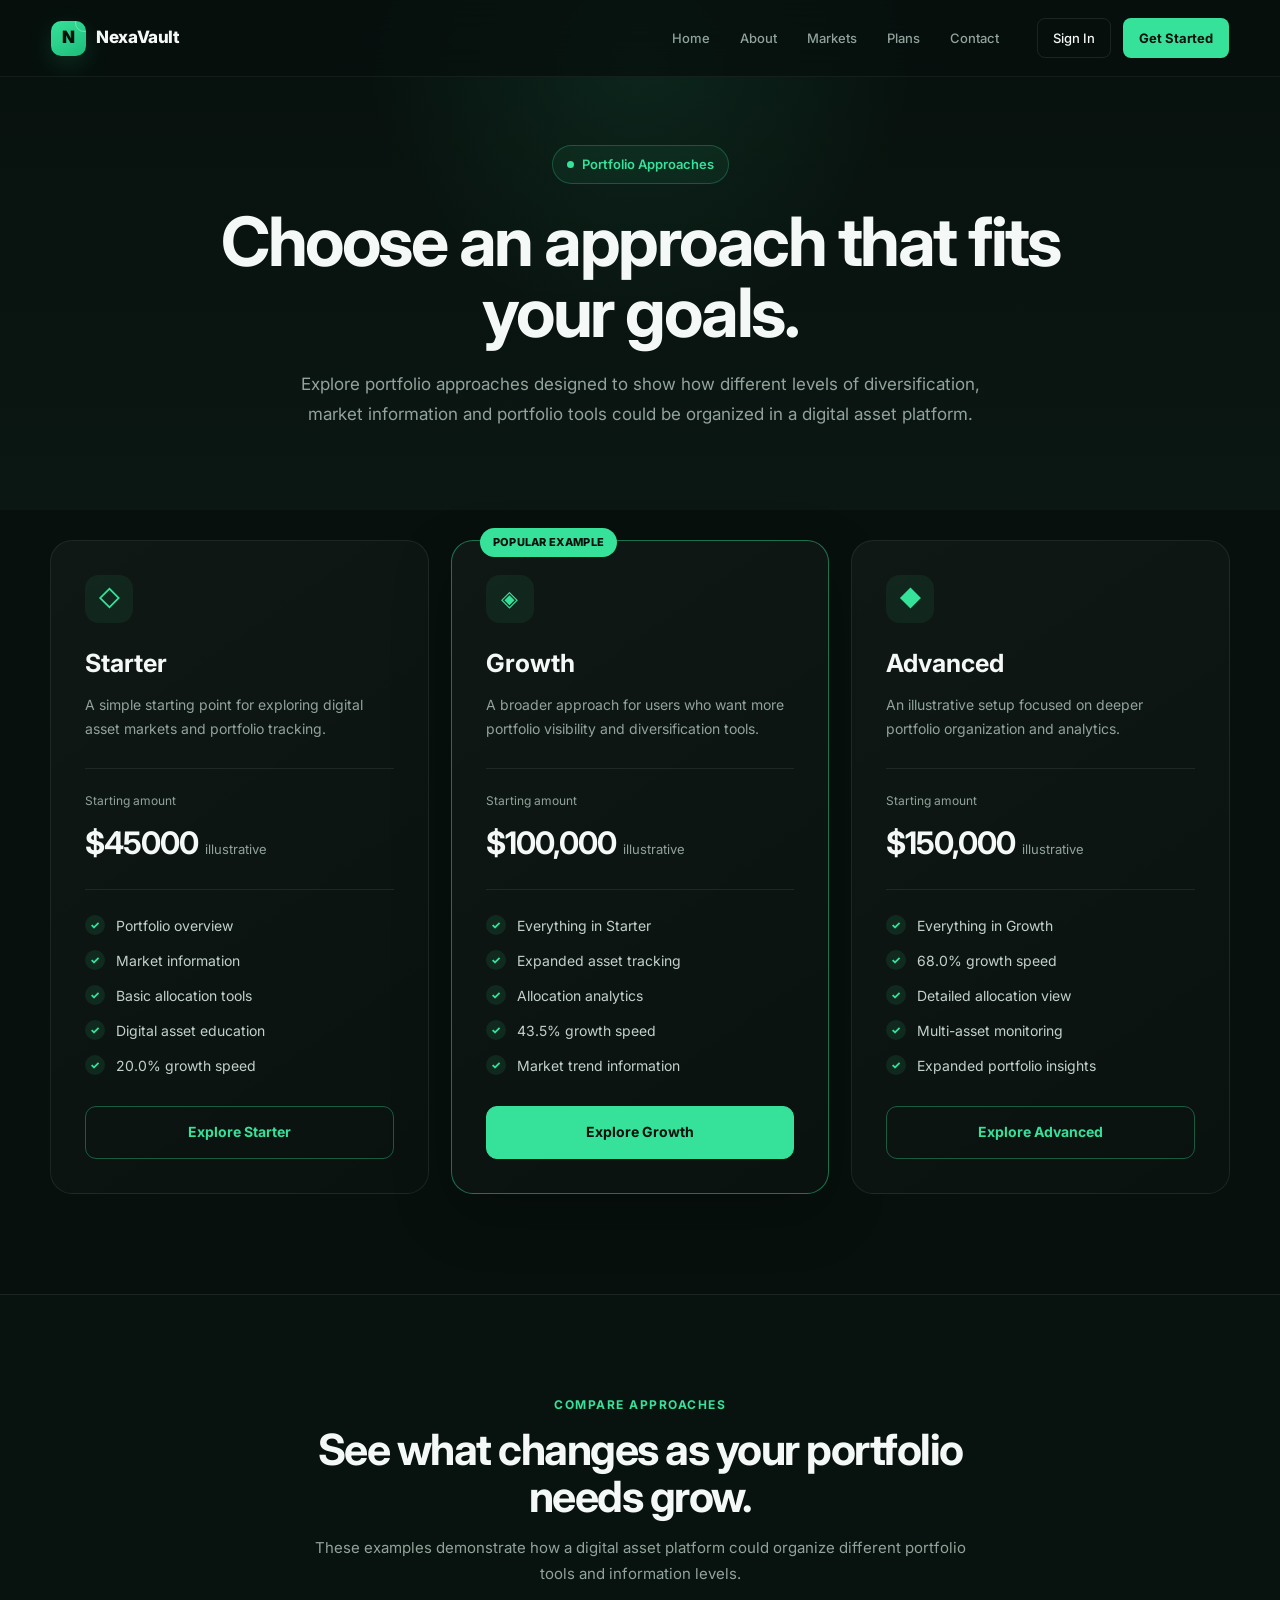
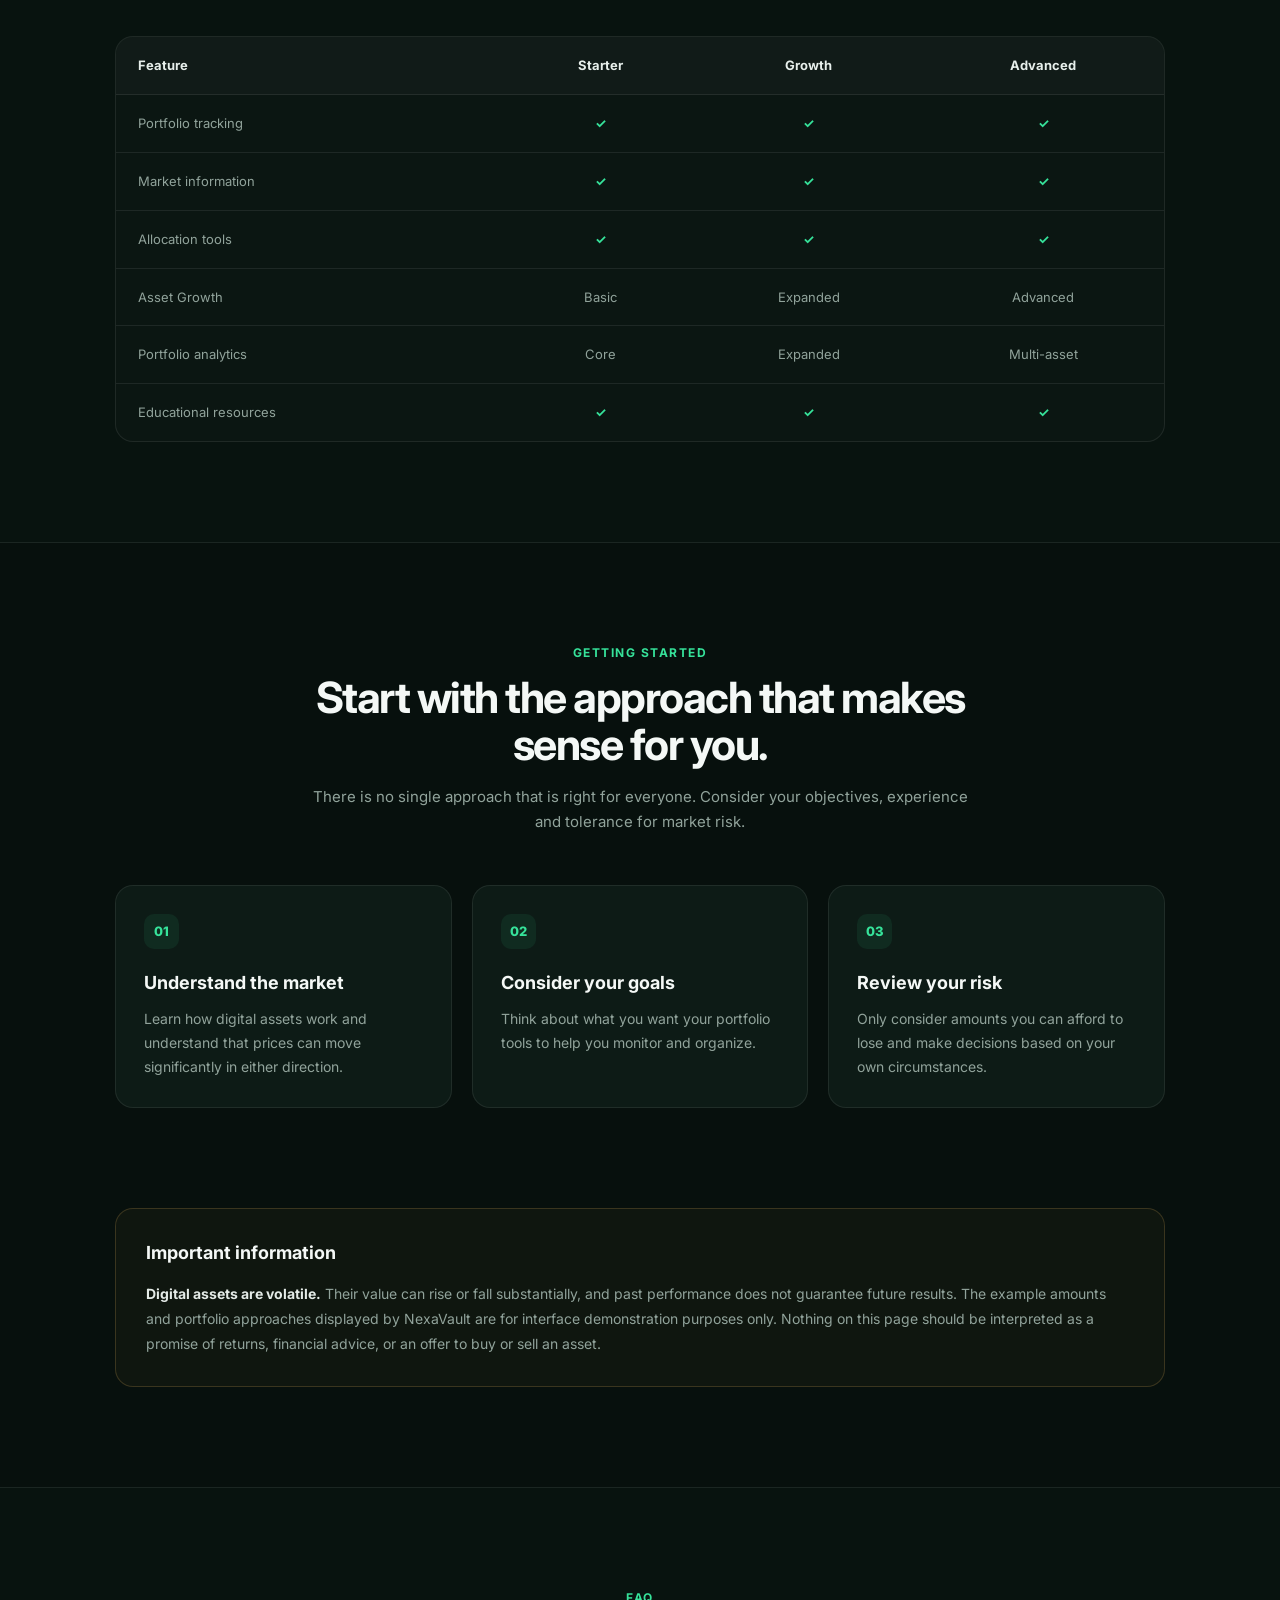
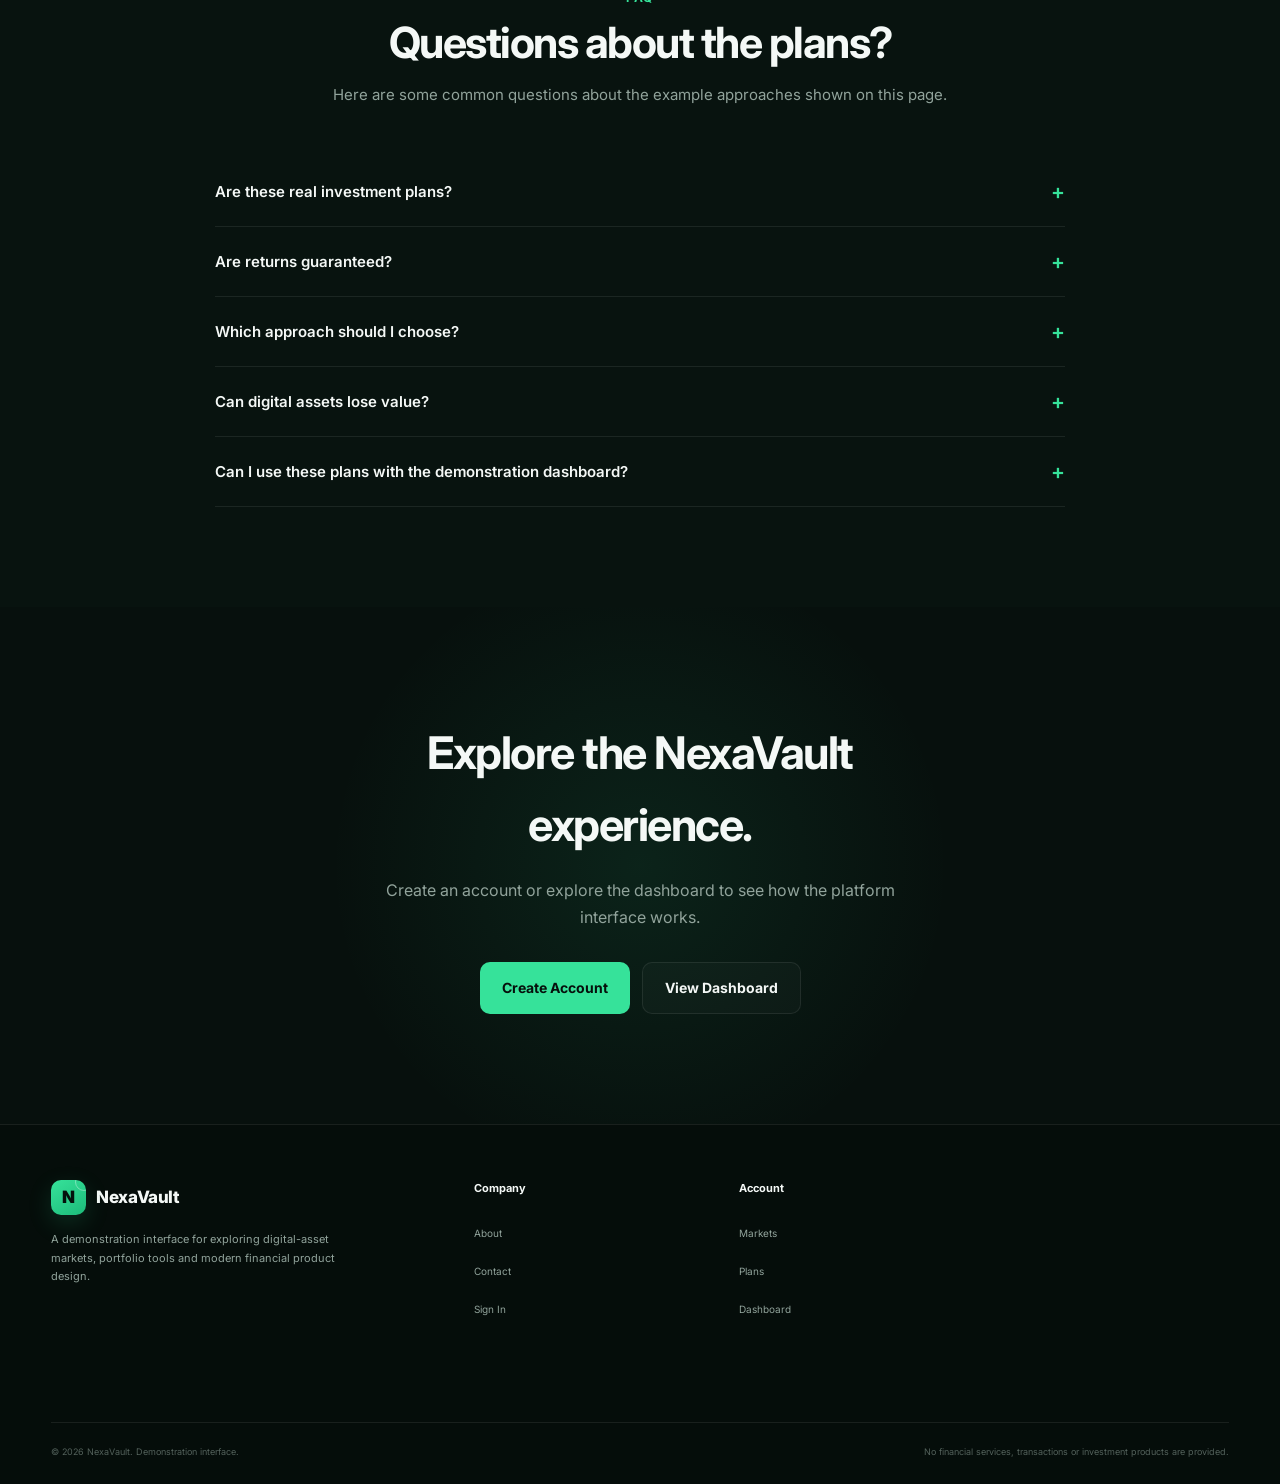
<file: plans.html>
<!DOCTYPE html>
<html lang="en">

<head>
    <meta charset="UTF-8">
    <meta name="viewport" content="width=device-width, initial-scale=1.0">

    <title>Plans & Approaches | NexaVault</title>

    <link rel="preconnect" href="https://fonts.googleapis.com">
    <link rel="preconnect" href="https://fonts.gstatic.com" crossorigin>
    <link href="https://fonts.googleapis.com/css2?family=Inter:wght@400;500;600;700;800&display=swap" rel="stylesheet">

    <link rel="stylesheet" href="css/style.css">

    <style>
        /* =========================================================
           RESPONSIVE
           ========================================================= */

        @media (max-width: 850px) {

            .about-intro {
                grid-template-columns: 1fr;

                gap: 35px;
            }


            .stats-grid {
                grid-template-columns:
                    repeat(2, 1fr);
            }


            .stat-card:nth-child(2) {
                border-right: none;
            }


            .stat-card:nth-child(1),
            .stat-card:nth-child(2) {
                border-bottom:
                    1px solid var(--border);
            }


            .values-grid {
                grid-template-columns: 1fr;
            }


            .experience-grid {
                grid-template-columns: 1fr;
            }

        }


        @media (max-width: 760px) {

            .header-inner {
                height: 68px;
            }


            .menu-toggle {
                display: block;
            }


            .nav {
                position: absolute;

                top: 68px;
                left: 0;

                width: 100%;

                display: none;

                flex-direction: column;
                align-items: stretch;

                gap: 0;

                padding: 15px 5% 22px;

                border-bottom:
                    1px solid var(--border);

                background:
                    rgba(7, 16, 13, 0.98);

                backdrop-filter: blur(18px);
            }


            .nav.show {
                display: flex;
            }


            .nav a {
                padding: 12px 0;

                border-bottom:
                    1px solid rgba(255, 255, 255, 0.04);
            }


            .nav-actions {
                display: grid;

                grid-template-columns:
                    1fr 1fr;

                margin: 10px 0 0;

                gap: 10px;
            }


            .nav-login,
            .nav-register {
                text-align: center;
            }

        }


        /* ================================
           PLANS PAGE
        ================================= */

        .plans-hero {
            padding: 145px 20px 80px;
            text-align: center;
            background:
                radial-gradient(circle at 50% 10%, rgba(54, 226, 154, 0.10), transparent 35%),
                linear-gradient(to bottom, #07100d, #0b1713);
        }

        .plans-badge {
            display: inline-flex;
            align-items: center;
            gap: 8px;
            padding: 8px 14px;
            border: 1px solid rgba(54, 226, 154, 0.25);
            border-radius: 999px;
            background: rgba(54, 226, 154, 0.06);
            color: var(--green);
            font-size: 13px;
            font-weight: 600;
            margin-bottom: 22px;
        }

        .plans-badge span {
            width: 7px;
            height: 7px;
            border-radius: 50%;
            background: var(--green);
        }

        .plans-hero h1 {
            max-width: 850px;
            margin: 0 auto 20px;
            font-size: clamp(38px, 6vw, 68px);
            line-height: 1.05;
            letter-spacing: -2.5px;
        }

        .plans-hero p {
            max-width: 680px;
            margin: 0 auto;
            color: var(--muted);
            font-size: 17px;
            line-height: 1.8;
        }

        .demo-notice {
            max-width: 1050px;
            margin: 0 auto 55px;
            padding: 17px 20px;
            border: 1px solid rgba(54, 226, 154, 0.18);
            border-radius: 14px;
            background: rgba(54, 226, 154, 0.045);
            color: #b9cbc3;
            text-align: center;
            font-size: 13px;
            line-height: 1.7;
        }

        .demo-notice strong {
            color: var(--green);
        }

        /* Plans */

        .plans-section {
            padding: 30px 20px 100px;
        }

        .plans-container {
            max-width: 1180px;
            margin: auto;
        }

        .plans-grid {
            display: grid;
            grid-template-columns: repeat(3, 1fr);
            gap: 22px;
            align-items: stretch;
        }

        .plan-card {
            position: relative;
            display: flex;
            flex-direction: column;
            padding: 34px;
            border: 1px solid var(--border);
            border-radius: 22px;
            background: linear-gradient(145deg,
                    rgba(255, 255, 255, 0.035),
                    rgba(255, 255, 255, 0.012));
            transition: transform 0.25s ease, border-color 0.25s ease;
        }

        .plan-card:hover {
            transform: translateY(-5px);
            border-color: rgba(54, 226, 154, 0.25);
        }

        .plan-card.popular {
            border-color: rgba(54, 226, 154, 0.45);
            box-shadow: 0 20px 60px rgba(0, 0, 0, 0.22);
        }

        .popular-label {
            position: absolute;
            top: -13px;
            left: 28px;
            padding: 6px 13px;
            border-radius: 999px;
            background: var(--green);
            color: #06100c;
            font-size: 11px;
            font-weight: 800;
            letter-spacing: 0.3px;
            text-transform: uppercase;
        }

        .plan-top {
            margin-bottom: 28px;
        }

        .plan-icon {
            width: 48px;
            height: 48px;
            display: flex;
            align-items: center;
            justify-content: center;
            margin-bottom: 20px;
            border-radius: 14px;
            background: rgba(54, 226, 154, 0.08);
            color: var(--green);
            font-size: 22px;
        }

        .plan-card h2 {
            margin: 0 0 10px;
            font-size: 25px;
        }

        .plan-description {
            color: var(--muted);
            font-size: 14px;
            line-height: 1.7;
        }

        .plan-price {
            padding: 22px 0;
            margin-bottom: 25px;
            border-top: 1px solid var(--border);
            border-bottom: 1px solid var(--border);
        }

        .plan-price small {
            display: block;
            margin-bottom: 7px;
            color: var(--muted);
            font-size: 12px;
        }

        .price-value {
            display: flex;
            align-items: baseline;
            gap: 7px;
        }

        .price-value strong {
            font-size: 31px;
            letter-spacing: -1px;
        }

        .price-value span {
            color: var(--muted);
            font-size: 13px;
        }

        .plan-features {
            display: flex;
            flex-direction: column;
            gap: 14px;
            margin: 0 0 30px;
            padding: 0;
            list-style: none;
        }

        .plan-features li {
            display: flex;
            align-items: flex-start;
            gap: 11px;
            color: #c3d0cb;
            font-size: 14px;
            line-height: 1.5;
        }

        .check {
            flex: 0 0 auto;
            width: 20px;
            height: 20px;
            display: flex;
            align-items: center;
            justify-content: center;
            border-radius: 50%;
            background: rgba(54, 226, 154, 0.10);
            color: var(--green);
            font-size: 11px;
            font-weight: 800;
        }

        .plan-button {
            width: 100%;
            margin-top: auto;
            padding: 14px 20px;
            border: 1px solid rgba(54, 226, 154, 0.35);
            border-radius: 11px;
            background: transparent;
            color: var(--green);
            font-family: inherit;
            font-size: 14px;
            font-weight: 700;
            text-align: center;
            text-decoration: none;
            transition: 0.2s ease;
        }

        .plan-button:hover {
            background: rgba(54, 226, 154, 0.08);
        }

        .popular .plan-button {
            background: var(--green);
            color: #06100c;
            border-color: var(--green);
        }

        .popular .plan-button:hover {
            background: #4eeaaa;
        }

        /* Comparison */

        .comparison-section {
            padding: 100px 20px;
            background: #08130f;
            border-top: 1px solid var(--border);
            border-bottom: 1px solid var(--border);
        }

        .section-heading {
            max-width: 680px;
            margin: 0 auto 50px;
            text-align: center;
        }

        .section-heading .eyebrow {
            margin-bottom: 12px;
            color: var(--green);
            font-size: 12px;
            font-weight: 700;
            letter-spacing: 1.5px;
            text-transform: uppercase;
        }

        .section-heading h2 {
            margin: 0 0 15px;
            font-size: clamp(29px, 4vw, 43px);
            letter-spacing: -1.5px;
        }

        .section-heading p {
            margin: 0;
            color: var(--muted);
            line-height: 1.7;
            font-size: 15px;
        }

        .comparison-table {
            max-width: 1050px;
            margin: auto;
            overflow-x: auto;
            border: 1px solid var(--border);
            border-radius: 18px;
            background: rgba(255, 255, 255, 0.015);
        }

        .comparison-table table {
            width: 100%;
            min-width: 700px;
            border-collapse: collapse;
        }

        .comparison-table th,
        .comparison-table td {
            padding: 18px 22px;
            border-bottom: 1px solid var(--border);
            text-align: center;
            font-size: 13px;
        }

        .comparison-table th:first-child,
        .comparison-table td:first-child {
            text-align: left;
        }

        .comparison-table th {
            color: #e7efeb;
            font-weight: 700;
            background: rgba(255, 255, 255, 0.025);
        }

        .comparison-table td {
            color: var(--muted);
        }

        .comparison-table tr:last-child td {
            border-bottom: none;
        }

        .comparison-table .yes {
            color: var(--green);
            font-weight: 700;
        }

        /* How to choose */

        .choose-section {
            padding: 100px 20px;
        }

        .choose-grid {
            max-width: 1050px;
            margin: auto;
            display: grid;
            grid-template-columns: repeat(3, 1fr);
            gap: 20px;
        }

        .choose-card {
            padding: 28px;
            border: 1px solid var(--border);
            border-radius: 18px;
            background: var(--card);
        }

        .choose-number {
            width: 35px;
            height: 35px;
            display: flex;
            align-items: center;
            justify-content: center;
            margin-bottom: 20px;
            border-radius: 10px;
            background: rgba(54, 226, 154, 0.08);
            color: var(--green);
            font-size: 13px;
            font-weight: 800;
        }

        .choose-card h3 {
            margin: 0 0 10px;
            font-size: 18px;
        }

        .choose-card p {
            margin: 0;
            color: var(--muted);
            font-size: 14px;
            line-height: 1.7;
        }

        /* Information */

        .information-section {
            padding: 0 20px 100px;
        }

        .information-box {
            max-width: 1050px;
            margin: auto;
            padding: 30px;
            border: 1px solid rgba(255, 194, 102, 0.18);
            border-radius: 18px;
            background: rgba(255, 194, 102, 0.035);
        }

        .information-box h3 {
            margin: 0 0 13px;
            font-size: 18px;
        }

        .information-box p {
            margin: 0;
            color: var(--muted);
            font-size: 14px;
            line-height: 1.8;
        }

        .information-box strong {
            color: #e4ebe7;
        }

        /* FAQ */

        .faq-section {
            padding: 100px 20px;
            background: #08130f;
            border-top: 1px solid var(--border);
        }

        .faq-container {
            max-width: 850px;
            margin: auto;
        }

        .faq-item {
            border-bottom: 1px solid var(--border);
        }

        .faq-question {
            width: 100%;
            display: flex;
            align-items: center;
            justify-content: space-between;
            gap: 20px;
            padding: 22px 0;
            border: none;
            background: none;
            color: var(--text);
            font-family: inherit;
            font-size: 15px;
            font-weight: 600;
            text-align: left;
            cursor: pointer;
        }

        .faq-icon {
            color: var(--green);
            font-size: 21px;
            transition: transform 0.2s ease;
        }

        .faq-answer {
            max-height: 0;
            overflow: hidden;
            transition: max-height 0.3s ease;
        }

        .faq-answer p {
            margin: 0;
            padding: 0 0 22px;
            color: var(--muted);
            font-size: 14px;
            line-height: 1.8;
        }

        .faq-item.active .faq-icon {
            transform: rotate(45deg);
        }

        /* CTA */

        .plans-cta {
            padding: 110px 20px;
            text-align: center;
            background:
                radial-gradient(circle at center, rgba(54, 226, 154, 0.09), transparent 45%),
                #07100d;
        }

        .plans-cta h2 {
            max-width: 650px;
            margin: 0 auto 16px;
            font-size: clamp(30px, 4vw, 45px);
            letter-spacing: -1.5px;
        }

        .plans-cta p {
            max-width: 570px;
            margin: 0 auto 30px;
            color: var(--muted);
            line-height: 1.7;
        }

        .cta-buttons {
            display: flex;
            justify-content: center;
            gap: 12px;
            flex-wrap: wrap;
        }

        .cta-primary,
        .cta-secondary {
            display: inline-flex;
            align-items: center;
            justify-content: center;
            min-width: 150px;
            padding: 14px 22px;
            border-radius: 10px;
            font-size: 14px;
            font-weight: 700;
            text-decoration: none;
            transition: 0.2s ease;
        }

        .cta-primary {
            background: var(--green);
            color: #06100c;
        }

        .cta-primary:hover {
            background: #4eeaaa;
        }

        .cta-secondary {
            border: 1px solid var(--border);
            color: var(--text);
            background: rgba(255, 255, 255, 0.025);
        }

        .cta-secondary:hover {
            border-color: rgba(54, 226, 154, 0.3);
        }

        /* Mobile */

        @media (max-width: 900px) {
            .plans-grid {
                grid-template-columns: 1fr;
                max-width: 620px;
                margin: auto;
            }

            .plan-card {
                padding: 30px;
            }

            .choose-grid {
                grid-template-columns: 1fr;
                max-width: 620px;
            }
        }

        @media (max-width: 600px) {
            .plans-hero {
                padding-top: 120px;
                padding-bottom: 60px;
            }

            .plans-hero h1 {
                letter-spacing: -1.5px;
            }

            .plans-section,
            .comparison-section,
            .choose-section,
            .faq-section {
                padding-top: 70px;
                padding-bottom: 70px;
            }

            .information-section {
                padding-bottom: 70px;
            }

            .plan-card {
                padding: 25px;
                border-radius: 18px;
            }

            .demo-notice {
                text-align: left;
            }

            .information-box {
                padding: 24px;
            }

            .plans-cta {
                padding: 80px 20px;
            }
        }

        /* =========================================================
           FOOTER
           ========================================================= */

        .footer {
            border-top:
                1px solid var(--border);

            background: #050d0a;

            padding: 55px 0 25px;
        }


        .footer-container {
            width: min(1180px, 92%);
            margin: auto;
        }


        .footer-grid {
            display: grid;

            grid-template-columns:
                1.7fr 1fr 1fr 1fr;

            gap: 40px;

            padding-bottom: 45px;
        }


        .footer-brand p {
            max-width: 300px;

            margin: 15px 0 0;

            color: var(--muted);

            font-size: 11px;

            line-height: 1.7;
        }


        .footer-column h4 {
            margin: 0 0 15px;

            color: var(--text);

            font-size: 11px;
        }


        .footer-column a {
            display: block;

            margin-bottom: 10px;

            color: var(--muted);

            text-decoration: none;

            font-size: 10px;
        }


        .footer-column a:hover {
            color: var(--green);
        }


        .footer-bottom {
            padding-top: 22px;

            border-top:
                1px solid var(--border);

            display: flex;

            align-items: center;
            justify-content: space-between;

            gap: 20px;

            color: #53615b;

            font-size: 9px;
        }
    </style>
</head>

<body class="page-enter">

    <!-- ================================
         HEADER
    ================================= -->

    <header class="header">

        <div class="header-inner">

            <a href="index.html" class="logo">

                <span class="logo-mark">N</span>

                <span>NexaVault</span>

            </a>


            <button class="menu-toggle" id="menuToggle" aria-label="Open navigation">
                ☰
            </button>


            <nav class="nav">

                <a href="index.html">
                    Home
                </a>

                <a href="about.html">
                    About
                </a>

                <a href="markets.html">
                    Markets
                </a>

                <a href="plans.html">
                    Plans
                </a>

                <a href="contact.html">
                    Contact
                </a>


                <div class="nav-actions">

                    <a href="login.html" class="nav-login">
                        Sign In
                    </a>

                    <a href="register.html" class="nav-register">
                        Get Started
                    </a>

                </div>

            </nav>

        </div>

    </header>


    <!-- ================================
         HERO
    ================================= -->

    <main>

        <section class="plans-hero">

            <div class="plans-badge">
                <span></span>
                Portfolio Approaches
            </div>

            <h1>
                Choose an approach that fits your goals.
            </h1>

            <p>
                Explore portfolio approaches designed to show how
                different levels of diversification, market information and
                portfolio tools could be organized in a digital asset platform.
            </p>

        </section>


        <!-- ================================
             DEMO NOTICE
        ================================= -->

        <!-- <div class="container">
            <div class="demo-notice">
                <strong>Demo Notice:</strong>
                The plans, amounts and features shown on this page are
                illustrative examples for the NexaVault website experience.
                They are not live financial products, offers, or guarantees.
            </div>
        </div> -->


        <!-- ================================
             PLANS
        ================================= -->

        <section class="plans-section">

            <div class="plans-container">

                <div class="plans-grid">

                    <!-- STARTER -->

                    <article class="plan-card">

                        <div class="plan-top">

                            <div class="plan-icon">
                                ◇
                            </div>

                            <h2>Starter</h2>

                            <p class="plan-description">
                                A simple starting point for exploring digital
                                asset markets and portfolio tracking.
                            </p>

                        </div>

                        <div class="plan-price">
                            <small>Starting amount</small>

                            <div class="price-value">
                                <strong>$45000</strong>
                                <span>illustrative</span>
                            </div>
                        </div>

                        <ul class="plan-features">

                            <li>
                                <span class="check">✓</span>
                                Portfolio overview
                            </li>

                            <li>
                                <span class="check">✓</span>
                                Market information
                            </li>

                            <li>
                                <span class="check">✓</span>
                                Basic allocation tools
                            </li>

                            <li>
                                <span class="check">✓</span>
                                Digital asset education
                            </li>

                            <li>
                                <span class="check">✓</span>
                                20.0% growth speed
                            </li>

                        </ul>

                        <a href="register.html" class="plan-button">
                            Explore Starter
                        </a>

                    </article>


                    <!-- GROWTH -->

                    <article class="plan-card popular">

                        <div class="popular-label">
                            Popular Example
                        </div>

                        <div class="plan-top">

                            <div class="plan-icon">
                                ◈
                            </div>

                            <h2>Growth</h2>

                            <p class="plan-description">
                                A broader approach for users who want
                                more portfolio visibility and diversification
                                tools.
                            </p>

                        </div>

                        <div class="plan-price">
                            <small>Starting amount</small>

                            <div class="price-value">
                                <strong>$100,000</strong>
                                <span>illustrative</span>
                            </div>
                        </div>

                        <ul class="plan-features">

                            <li>
                                <span class="check">✓</span>
                                Everything in Starter
                            </li>

                            <li>
                                <span class="check">✓</span>
                                Expanded asset tracking
                            </li>

                            <li>
                                <span class="check">✓</span>
                                Allocation analytics
                            </li>

                            <li>
                                <span class="check">✓</span>
                                43.5% growth speed
                            </li>

                            <li>
                                <span class="check">✓</span>
                                Market trend information
                            </li>

                        </ul>

                        <a href="register.html" class="plan-button">
                            Explore Growth
                        </a>

                    </article>


                    <!-- ADVANCED -->

                    <article class="plan-card">

                        <div class="plan-top">

                            <div class="plan-icon">
                                ◆
                            </div>

                            <h2>Advanced</h2>

                            <p class="plan-description">
                                An illustrative setup focused on deeper
                                portfolio organization and analytics.
                            </p>

                        </div>

                        <div class="plan-price">
                            <small>Starting amount</small>

                            <div class="price-value">
                                <strong>$150,000</strong>
                                <span>illustrative</span>
                            </div>
                        </div>

                        <ul class="plan-features">

                            <li>
                                <span class="check">✓</span>
                                Everything in Growth
                            </li>

                            <li>
                                <span class="check">✓</span>
                                68.0% growth speed
                            </li>

                            <li>
                                <span class="check">✓</span>
                                Detailed allocation view
                            </li>

                            <li>
                                <span class="check">✓</span>
                                Multi-asset monitoring
                            </li>

                            <li>
                                <span class="check">✓</span>
                                Expanded portfolio insights
                            </li>

                        </ul>

                        <a href="register.html" class="plan-button">
                            Explore Advanced
                        </a>

                    </article>

                </div>

            </div>

        </section>


        <!-- ================================
             COMPARISON
        ================================= -->

        <section class="comparison-section">

            <div class="section-heading">

                <div class="eyebrow">
                    Compare approaches
                </div>

                <h2>
                    See what changes as your portfolio needs grow.
                </h2>

                <p>
                    These examples demonstrate how a digital asset platform
                    could organize different portfolio tools and information
                    levels.
                </p>

            </div>


            <div class="comparison-table">

                <table>

                    <thead>
                        <tr>
                            <th>Feature</th>
                            <th>Starter</th>
                            <th>Growth</th>
                            <th>Advanced</th>
                        </tr>
                    </thead>

                    <tbody>

                        <tr>
                            <td>Portfolio tracking</td>
                            <td class="yes">✓</td>
                            <td class="yes">✓</td>
                            <td class="yes">✓</td>
                        </tr>

                        <tr>
                            <td>Market information</td>
                            <td class="yes">✓</td>
                            <td class="yes">✓</td>
                            <td class="yes">✓</td>
                        </tr>

                        <tr>
                            <td>Allocation tools</td>
                            <td class="yes">✓</td>
                            <td class="yes">✓</td>
                            <td class="yes">✓</td>
                        </tr>

                        <tr>
                            <td>Asset Growth</td>
                            <td>Basic</td>
                            <td>Expanded</td>
                            <td>Advanced</td>
                        </tr>

                        <tr>
                            <td>Portfolio analytics</td>
                            <td>Core</td>
                            <td>Expanded</td>
                            <td>Multi-asset</td>
                        </tr>

                        <tr>
                            <td>Educational resources</td>
                            <td class="yes">✓</td>
                            <td class="yes">✓</td>
                            <td class="yes">✓</td>
                        </tr>

                    </tbody>

                </table>

            </div>

        </section>


        <!-- ================================
             HOW TO CHOOSE
        ================================= -->

        <section class="choose-section">

            <div class="section-heading">

                <div class="eyebrow">
                    Getting started
                </div>

                <h2>
                    Start with the approach that makes sense for you.
                </h2>

                <p>
                    There is no single approach that is right for everyone.
                    Consider your objectives, experience and tolerance for
                    market risk.
                </p>

            </div>


            <div class="choose-grid">

                <div class="choose-card">

                    <div class="choose-number">
                        01
                    </div>

                    <h3>Understand the market</h3>

                    <p>
                        Learn how digital assets work and understand that
                        prices can move significantly in either direction.
                    </p>

                </div>


                <div class="choose-card">

                    <div class="choose-number">
                        02
                    </div>

                    <h3>Consider your goals</h3>

                    <p>
                        Think about what you want your portfolio tools to help
                        you monitor and organize.
                    </p>

                </div>


                <div class="choose-card">

                    <div class="choose-number">
                        03
                    </div>

                    <h3>Review your risk</h3>

                    <p>
                        Only consider amounts you can afford to lose and make
                        decisions based on your own circumstances.
                    </p>

                </div>

            </div>

        </section>


        <!-- ================================
             IMPORTANT INFORMATION
        ================================= -->

        <section class="information-section">

            <div class="information-box">

                <h3>Important information</h3>

                <p>
                    <strong>Digital assets are volatile.</strong>
                    Their value can rise or fall substantially, and past
                    performance does not guarantee future results. The example
                    amounts and portfolio approaches displayed by NexaVault
                    are for interface demonstration purposes only. Nothing on
                    this page should be interpreted as a promise of returns,
                    financial advice, or an offer to buy or sell an asset.
                </p>

            </div>

        </section>


        <!-- ================================
             FAQ
        ================================= -->

        <section class="faq-section">

            <div class="faq-container">

                <div class="section-heading">

                    <div class="eyebrow">
                        FAQ
                    </div>

                    <h2>
                        Questions about the plans?
                    </h2>

                    <p>
                        Here are some common questions about the example
                        approaches shown on this page.
                    </p>

                </div>


                <div class="faq-list">

                    <div class="faq-item">

                        <button class="faq-question">

                            Are these real investment plans?

                            <span class="faq-icon">+</span>

                        </button>

                        <div class="faq-answer">

                            <p>
                                No. The plans displayed here are illustrative
                                created to demonstrate the NexaVault
                                website interface.
                            </p>

                        </div>

                    </div>


                    <div class="faq-item">

                        <button class="faq-question">

                            Are returns guaranteed?

                            <span class="faq-icon">+</span>

                        </button>

                        <div class="faq-answer">

                            <p>
                                No. Digital asset markets can be highly
                                volatile, and no return or profit can be
                                guaranteed.
                            </p>

                        </div>

                    </div>


                    <div class="faq-item">

                        <button class="faq-question">

                            Which approach should I choose?

                            <span class="faq-icon">+</span>

                        </button>

                        <div class="faq-answer">

                            <p>
                                There is no universal answer. Consider your
                                financial situation, objectives, experience
                                and ability to handle losses before making any
                                financial decision.
                            </p>

                        </div>

                    </div>


                    <div class="faq-item">

                        <button class="faq-question">

                            Can digital assets lose value?

                            <span class="faq-icon">+</span>

                        </button>

                        <div class="faq-answer">

                            <p>
                                Yes. Digital assets can experience substantial
                                price movements, including significant losses.
                                Users should understand these risks before
                                considering exposure to digital assets.
                            </p>

                        </div>

                    </div>


                    <div class="faq-item">

                        <button class="faq-question">

                            Can I use these plans with the demonstration dashboard?

                            <span class="faq-icon">+</span>

                        </button>

                        <div class="faq-answer">

                            <p>
                                Yes. The NexaVault demo dashboard can be used
                                to explore how a portfolio interface could
                                look. The balances and activities shown there
                                are sample data.
                            </p>

                        </div>

                    </div>

                </div>

            </div>

        </section>


        <!-- ================================
             CTA
        ================================= -->

        <section class="plans-cta">

            <h2>
                Explore the NexaVault experience.
            </h2>

            <p>
                Create an account or explore the dashboard to see
                how the platform interface works.
            </p>

            <div class="cta-buttons">

                <a href="register.html" class="cta-primary">
                    Create Account
                </a>

                <a href="dashboard.html" class="cta-secondary">
                    View Dashboard
                </a>

            </div>

        </section>

    </main>


    <!-- =================================
         FOOTER
    ================================= -->

    <footer class="footer">

        <div class="footer-container">


            <div class="footer-grid">


                <div class="footer-brand">

                    <a href="index.html" class="logo">

                        <span class="logo-mark">
                            N
                        </span>

                        <span>
                            NexaVault
                        </span>

                    </a>


                    <p>
                        A demonstration interface for exploring
                        digital-asset markets, portfolio tools and
                        modern financial product design.
                    </p>

                </div>

                <div class="footer-column">

                    <h4>
                        Company
                    </h4>

                    <a href="about.html">
                        About
                    </a>

                    <a href="contact.html">
                        Contact
                    </a>

                    <a href="login.html">
                        Sign In
                    </a>

                </div>


                <div class="footer-column">

                    <h4>
                        Account
                    </h4>

                    <a href="markets.html">
                        Markets
                    </a>

                    <a href="plans.html">
                        Plans
                    </a>

                    <a href="dashboard.html">
                        Dashboard
                    </a>

                </div>


                <!-- <div class="footer-column">

                    <h4>
                        Account
                    </h4>

                    <a href="register.html">
                        Create Account
                    </a>

                    <a href="login.html">
                        Login
                    </a>

                </div> -->

            </div>


            <div class="footer-bottom">

                <span>
                    © 2026 NexaVault. Demonstration interface.
                </span>

                <span>
                    No financial services, transactions or
                    investment products are provided.
                </span>

            </div>

        </div>

    </footer>




    <!-- ================================
         FAQ SCRIPT
    ================================= -->

    <script>

        const faqQuestions =
            document.querySelectorAll(".faq-question");

        faqQuestions.forEach(question => {

            question.addEventListener("click", () => {

                const item = question.parentElement;
                const answer = question.nextElementSibling;

                document.querySelectorAll(".faq-item").forEach(otherItem => {

                    if (otherItem !== item) {

                        otherItem.classList.remove("active");

                        const otherAnswer =
                            otherItem.querySelector(".faq-answer");

                        otherAnswer.style.maxHeight = null;

                    }

                });

                item.classList.toggle("active");

                if (item.classList.contains("active")) {

                    answer.style.maxHeight =
                        answer.scrollHeight + "px";

                } else {

                    answer.style.maxHeight = null;

                }

            });

        });

    </script>

    <!-- =========================================================
         JAVASCRIPT
         ========================================================= -->

    <script>

        const menuToggle =
            document.getElementById("menuToggle");

        const nav =
            document.querySelector(".nav");


        if (menuToggle && nav) {

            menuToggle.addEventListener("click", () => {

                nav.classList.toggle("show");

            });

        }


        document
            .querySelectorAll(".nav a")
            .forEach(link => {

                link.addEventListener("click", () => {

                    if (nav) {
                        nav.classList.remove("show");
                    }

                });

            });


        window.addEventListener("scroll", () => {

            const header =
                document.querySelector(".header");

            if (!header) return;


            if (window.scrollY > 30) {

                header.style.background =
                    "rgba(7,16,13,0.96)";

            } else {

                header.style.background =
                    "rgba(7,16,13,0.78)";

            }

        });

    </script>

</body>

</html>
</file>
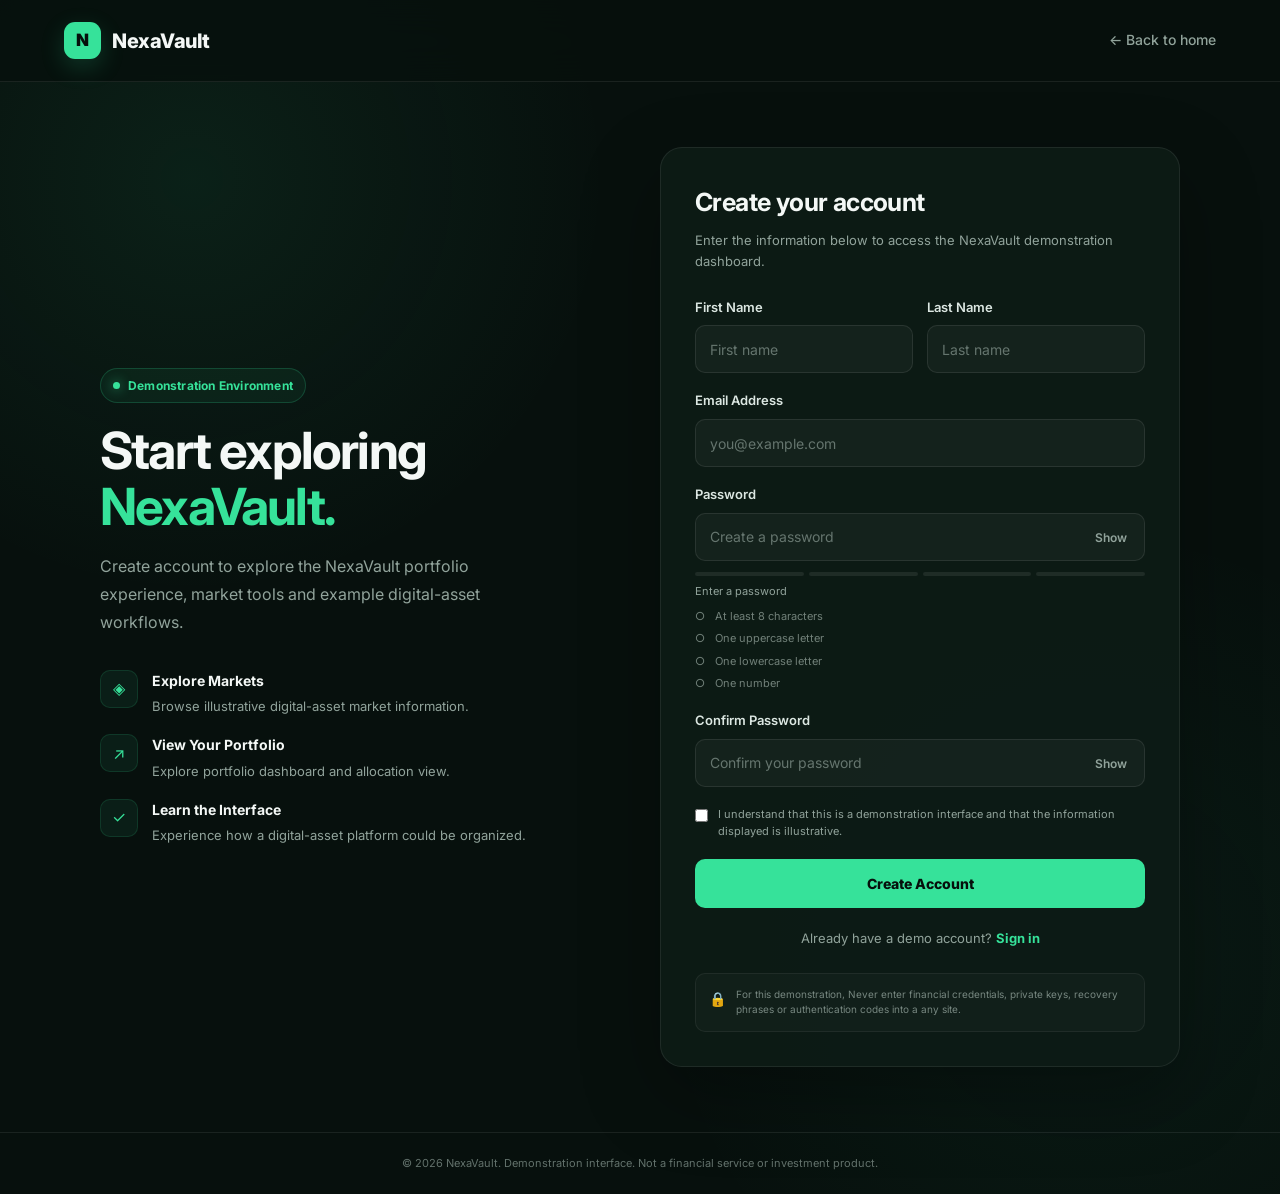
<file: register.html>
<!DOCTYPE html>
<html lang="en">

<head>
    <meta charset="UTF-8" />
    <meta name="viewport" content="width=device-width, initial-scale=1.0" />

    <title>Create Account | NexaVault</title>

    <link rel="preconnect" href="https://fonts.googleapis.com">
    <link rel="preconnect" href="https://fonts.gstatic.com" crossorigin>

    <link href="https://fonts.googleapis.com/css2?family=Inter:wght@400;500;600;700;800&display=swap" rel="stylesheet">

    <link rel="stylesheet" href="css/style.css">

    <style>
        /* =========================================================
           NEXAVAULT REGISTER PAGE
           Demonstration interface only.
           
           A production registration system requires:
           - Secure server-side authentication
           - Password hashing
           - HTTPS
           - Session management
           - CSRF protection
           - Rate limiting
           - Email verification
           - Secure password recovery
           - Proper database security
           
           Never store real passwords in client-side JavaScript.
           ========================================================= */

        .auth-page {
            min-height: 100vh;
            background:
                radial-gradient(circle at 15% 15%, rgba(54, 226, 154, 0.08), transparent 28%),
                radial-gradient(circle at 85% 80%, rgba(54, 226, 154, 0.05), transparent 30%),
                var(--bg);
            display: flex;
            flex-direction: column;
        }

        /* Header */

        .auth-header {
            width: 100%;
            padding: 22px 5%;
            display: flex;
            align-items: center;
            justify-content: space-between;
            border-bottom: 1px solid var(--border);
            background: rgba(7, 16, 13, 0.82);
            backdrop-filter: blur(18px);
        }

        .auth-logo {
            display: flex;
            align-items: center;
            gap: 11px;
            color: var(--text);
            text-decoration: none;
            font-size: 20px;
            font-weight: 800;
            letter-spacing: -0.5px;
        }

        .auth-logo-mark {
            width: 37px;
            height: 37px;
            border-radius: 11px;
            display: flex;
            align-items: center;
            justify-content: center;
            background: var(--green);
            color: #06100c;
            font-weight: 900;
            font-size: 17px;
            box-shadow: 0 8px 24px rgba(54, 226, 154, 0.18);
        }

        .back-home {
            display: inline-flex;
            align-items: center;
            gap: 8px;
            color: var(--muted);
            text-decoration: none;
            font-size: 14px;
            font-weight: 500;
            transition: 0.2s ease;
        }

        .back-home:hover {
            color: var(--text);
        }

        /* Main */

        .auth-main {
            width: min(1080px, 92%);
            margin: 0 auto;
            flex: 1;
            display: flex;
            align-items: center;
            justify-content: center;
            padding: 65px 0;
        }

        .register-layout {
            width: 100%;
            display: grid;
            grid-template-columns: 0.9fr 1.1fr;
            gap: 70px;
            align-items: center;
        }

        /* Left information panel */

        .register-intro {
            padding-right: 20px;
        }

        .demo-badge {
            display: inline-flex;
            align-items: center;
            gap: 8px;
            padding: 7px 12px;
            border: 1px solid rgba(54, 226, 154, 0.2);
            border-radius: 999px;
            background: rgba(54, 226, 154, 0.06);
            color: var(--green);
            font-size: 12px;
            font-weight: 700;
            letter-spacing: 0.2px;
            margin-bottom: 20px;
        }

        .demo-dot {
            width: 7px;
            height: 7px;
            border-radius: 50%;
            background: var(--green);
            box-shadow: 0 0 12px rgba(54, 226, 154, 0.7);
        }

        .register-intro h1 {
            margin: 0 0 18px;
            color: var(--text);
            font-size: clamp(36px, 4vw, 52px);
            line-height: 1.08;
            letter-spacing: -1.8px;
        }

        .register-intro h1 span {
            color: var(--green);
        }

        .register-intro>p {
            margin: 0;
            max-width: 480px;
            color: var(--muted);
            font-size: 16px;
            line-height: 1.75;
        }

        .benefits {
            margin-top: 34px;
            display: grid;
            gap: 18px;
        }

        .benefit {
            display: flex;
            gap: 14px;
            align-items: flex-start;
        }

        .benefit-icon {
            width: 38px;
            height: 38px;
            flex-shrink: 0;
            border-radius: 10px;
            background: rgba(54, 226, 154, 0.07);
            border: 1px solid rgba(54, 226, 154, 0.13);
            display: flex;
            align-items: center;
            justify-content: center;
            color: var(--green);
            font-size: 16px;
        }

        .benefit h3 {
            margin: 0 0 4px;
            color: var(--text);
            font-size: 14px;
            font-weight: 700;
        }

        .benefit p {
            margin: 0;
            color: var(--muted);
            font-size: 13px;
            line-height: 1.55;
        }

        /* Register Card */

        .register-card {
            width: 100%;
            max-width: 520px;
            margin-left: auto;
            padding: 34px;
            border: 1px solid var(--border);
            border-radius: 22px;
            background: rgba(13, 27, 22, 0.94);
            box-shadow: 0 28px 80px rgba(0, 0, 0, 0.32);
        }

        .card-heading {
            margin-bottom: 25px;
        }

        .card-heading h2 {
            margin: 0 0 8px;
            color: var(--text);
            font-size: 25px;
            letter-spacing: -0.6px;
        }

        .card-heading p {
            margin: 0;
            color: var(--muted);
            font-size: 13px;
            line-height: 1.6;
        }

        /* Form */

        .register-form {
            display: grid;
            gap: 17px;
        }

        .name-grid {
            display: grid;
            grid-template-columns: 1fr 1fr;
            gap: 14px;
        }

        .form-group {
            display: flex;
            flex-direction: column;
            gap: 8px;
        }

        .form-group label {
            color: #dce7e2;
            font-size: 13px;
            font-weight: 600;
        }

        .input-wrap {
            position: relative;
        }

        .form-control {
            width: 100%;
            height: 48px;
            padding: 0 14px;
            border-radius: 10px;
            border: 1px solid rgba(255, 255, 255, 0.09);
            background: rgba(255, 255, 255, 0.035);
            color: var(--text);
            outline: none;
            font-family: inherit;
            font-size: 14px;
            transition: 0.2s ease;
        }

        .form-control::placeholder {
            color: #65756e;
        }

        .form-control:focus {
            border-color: rgba(54, 226, 154, 0.55);
            background: rgba(54, 226, 154, 0.025);
            box-shadow: 0 0 0 3px rgba(54, 226, 154, 0.08);
        }

        .password-input {
            padding-right: 72px;
        }

        .password-toggle {
            position: absolute;
            top: 50%;
            right: 11px;
            transform: translateY(-50%);
            border: none;
            background: transparent;
            color: var(--muted);
            cursor: pointer;
            font-family: inherit;
            font-size: 12px;
            font-weight: 600;
            padding: 7px;
        }

        .password-toggle:hover {
            color: var(--green);
        }

        /* Password strength */

        .password-strength {
            margin-top: 3px;
        }

        .strength-bars {
            display: grid;
            grid-template-columns: repeat(4, 1fr);
            gap: 5px;
            margin-bottom: 7px;
        }

        .strength-bar {
            height: 4px;
            border-radius: 99px;
            background: rgba(255, 255, 255, 0.08);
            transition: 0.2s ease;
        }

        .strength-label {
            color: var(--muted);
            font-size: 11px;
        }

        .password-requirements {
            margin: 7px 0 0;
            padding: 0;
            display: grid;
            gap: 5px;
            list-style: none;
        }

        .password-requirements li {
            color: #718079;
            font-size: 11px;
            transition: 0.2s ease;
        }

        .password-requirements li.valid {
            color: var(--green);
        }

        .password-requirements li::before {
            content: "○";
            margin-right: 7px;
        }

        .password-requirements li.valid::before {
            content: "✓";
        }

        /* Terms */

        .terms-row {
            display: flex;
            align-items: flex-start;
            gap: 10px;
            margin-top: 2px;
        }

        .terms-row input {
            margin-top: 3px;
            accent-color: var(--green);
        }

        .terms-row label {
            color: var(--muted);
            font-size: 11px;
            line-height: 1.55;
        }

        .terms-row a {
            color: var(--green);
            text-decoration: none;
        }

        .terms-row a:hover {
            text-decoration: underline;
        }

        /* Error */

        .form-error {
            display: none;
            padding: 10px 12px;
            border: 1px solid rgba(255, 100, 100, 0.2);
            border-radius: 9px;
            background: rgba(255, 80, 80, 0.05);
            color: #ff9999;
            font-size: 12px;
            line-height: 1.5;
        }

        .form-error.show {
            display: block;
        }

        /* Button */

        .register-btn {
            width: 100%;
            height: 49px;
            margin-top: 2px;
            border: none;
            border-radius: 10px;
            background: var(--green);
            color: #06100c;
            cursor: pointer;
            font-family: inherit;
            font-size: 14px;
            font-weight: 800;
            transition: 0.2s ease;
        }

        .register-btn:hover {
            background: #49eaa5;
            transform: translateY(-1px);
            box-shadow: 0 12px 30px rgba(54, 226, 154, 0.14);
        }

        /* Login link */

        .login-link {
            margin: 20px 0 0;
            text-align: center;
            color: var(--muted);
            font-size: 13px;
        }

        .login-link a {
            color: var(--green);
            text-decoration: none;
            font-weight: 700;
        }

        .login-link a:hover {
            text-decoration: underline;
        }

        /* Security note */

        .security-note {
            display: flex;
            align-items: flex-start;
            gap: 10px;
            margin-top: 24px;
            padding: 13px;
            border-radius: 10px;
            border: 1px solid rgba(255, 255, 255, 0.06);
            background: rgba(255, 255, 255, 0.025);
        }

        .security-icon {
            color: var(--green);
            font-size: 14px;
            margin-top: 1px;
        }

        .security-note p {
            margin: 0;
            color: #778780;
            font-size: 10px;
            line-height: 1.55;
        }

        /* Footer */

        .auth-footer {
            padding: 22px 5%;
            border-top: 1px solid var(--border);
            text-align: center;
            color: #62716b;
            font-size: 11px;
        }

        /* Responsive */

        @media (max-width: 850px) {
            .auth-main {
                padding: 45px 0;
            }

            .register-layout {
                grid-template-columns: 1fr;
                gap: 40px;
                max-width: 580px;
            }

            .register-intro {
                padding-right: 0;
                text-align: center;
            }

            .register-intro>p {
                margin: 0 auto;
            }

            .benefits {
                grid-template-columns: repeat(3, 1fr);
                text-align: left;
            }

            .register-card {
                margin: 0 auto;
                max-width: 580px;
            }
        }

        @media (max-width: 600px) {
            .auth-header {
                padding: 17px 5%;
            }

            .auth-logo {
                font-size: 18px;
            }

            .auth-logo-mark {
                width: 34px;
                height: 34px;
            }

            .back-home {
                font-size: 12px;
            }

            .auth-main {
                width: 92%;
                padding: 38px 0;
            }

            .register-intro h1 {
                font-size: 36px;
                letter-spacing: -1.2px;
            }

            .register-intro>p {
                font-size: 14px;
            }

            .benefits {
                grid-template-columns: 1fr;
                gap: 14px;
                max-width: 360px;
                margin: 28px auto 0;
            }

            .register-card {
                padding: 24px 20px;
                border-radius: 17px;
            }

            .name-grid {
                grid-template-columns: 1fr;
                gap: 17px;
            }

            .card-heading h2 {
                font-size: 22px;
            }
        }
    </style>
</head>

<body class="page-enter">

    <div class="auth-page">

        <!-- HEADER -->
        <header class="auth-header">

            <a href="index.html" class="auth-logo">
                <span class="auth-logo-mark">N</span>
                <span>NexaVault</span>
            </a>

            <a href="index.html" class="back-home">
                ← Back to home
            </a>

        </header>


        <!-- MAIN -->
        <main class="auth-main">

            <div class="register-layout">

                <!-- LEFT SIDE -->
                <section class="register-intro">

                    <div class="demo-badge">
                        <span class="demo-dot"></span>
                        Demonstration Environment
                    </div>

                    <h1>
                        Start exploring<br>
                        <span>NexaVault.</span>
                    </h1>

                    <p>
                        Create account to explore the NexaVault
                        portfolio experience, market tools and example
                        digital-asset workflows.
                    </p>


                    <div class="benefits">

                        <div class="benefit">

                            <div class="benefit-icon">
                                ◈
                            </div>

                            <div>
                                <h3>Explore Markets</h3>
                                <p>
                                    Browse illustrative digital-asset
                                    market information.
                                </p>
                            </div>

                        </div>


                        <div class="benefit">

                            <div class="benefit-icon">
                                ↗
                            </div>

                            <div>
                                <h3>View Your Portfolio</h3>
                                <p>
                                    Explore portfolio 
                                    dashboard and allocation view.
                                </p>
                            </div>

                        </div>


                        <div class="benefit">

                            <div class="benefit-icon">
                                ✓
                            </div>

                            <div>
                                <h3>Learn the Interface</h3>
                                <p>
                                    Experience how a digital-asset
                                    platform could be organized.
                                </p>
                            </div>

                        </div>

                    </div>

                </section>


                <!-- REGISTER CARD -->
                <section class="register-card">

                    <div class="card-heading">

                        <h2>Create your account</h2>

                        <p>
                            Enter the information below to access
                            the NexaVault demonstration dashboard.
                        </p>

                    </div>


                    <form class="register-form" id="registerForm">

                        <!-- NAME -->
                        <div class="name-grid">

                            <div class="form-group">

                                <label for="firstName">
                                    First Name
                                </label>

                                <input type="text" id="firstName" class="form-control" placeholder="First name"
                                    autocomplete="given-name" required>

                            </div>


                            <div class="form-group">

                                <label for="lastName">
                                    Last Name
                                </label>

                                <input type="text" id="lastName" class="form-control" placeholder="Last name"
                                    autocomplete="family-name" required>

                            </div>

                        </div>


                        <!-- EMAIL -->
                        <div class="form-group">

                            <label for="email">
                                Email Address
                            </label>

                            <input type="email" id="registerEmail" class="form-control" placeholder="you@example.com"
                                autocomplete="email" required>

                        </div>


                        <!-- PASSWORD -->
                        <div class="form-group">

                            <label for="password">
                                Password
                            </label>

                            <div class="input-wrap">

                                <input type="password" id="registerPassword" class="form-control password-input"
                                    placeholder="Create a password" autocomplete="new-password" required>

                                <button type="button" class="password-toggle" data-target="password">
                                    Show
                                </button>

                            </div>


                            <!-- PASSWORD STRENGTH -->
                            <div class="password-strength">

                                <div class="strength-bars">

                                    <span class="strength-bar"></span>
                                    <span class="strength-bar"></span>
                                    <span class="strength-bar"></span>
                                    <span class="strength-bar"></span>

                                </div>

                                <div class="strength-label" id="strengthLabel">
                                    Enter a password
                                </div>


                                <ul class="password-requirements">

                                    <li id="lengthReq">
                                        At least 8 characters
                                    </li>

                                    <li id="upperReq">
                                        One uppercase letter
                                    </li>

                                    <li id="lowerReq">
                                        One lowercase letter
                                    </li>

                                    <li id="numberReq">
                                        One number
                                    </li>

                                </ul>

                            </div>

                        </div>


                        <!-- CONFIRM PASSWORD -->
                        <div class="form-group">

                            <label for="confirmPassword">
                                Confirm Password
                            </label>

                            <div class="input-wrap">

                                <input type="password" id="confirmPassword" class="form-control password-input"
                                    placeholder="Confirm your password" autocomplete="new-password" required>

                                <button type="button" class="password-toggle" data-target="confirmPassword">
                                    Show
                                </button>

                            </div>

                        </div>


                        <!-- ERROR -->
                        <div class="form-error" id="formError"></div>


                        <!-- TERMS -->
                        <div class="terms-row">

                            <input type="checkbox" id="terms" required>

                            <label for="terms">
                                I understand that this is a
                                demonstration interface
                                and that the information displayed
                                is illustrative.
                            </label>

                        </div>


                        <!-- SUBMIT -->
                        <button type="submit" class="register-btn">
                            Create Account
                        </button>

                    </form>


                    <div id="registerMessage" class="form-message"></div>


                    <!-- LOGIN -->
                    <p class="login-link">
                        Already have a demo account?
                        <a href="login.html">
                            Sign in
                        </a>
                    </p>


                    <!-- SECURITY -->
                    <div class="security-note">

                        <span class="security-icon">
                            🔒
                        </span>

                        <p>
                            For this demonstration, Never enter financial
                            credentials, private keys, recovery phrases
                            or authentication codes into a any site.
                        </p>

                    </div>

                </section>

            </div>

        </main>


        <!-- FOOTER -->
        <footer class="auth-footer">

            © 2026 NexaVault. Demonstration interface.
            Not a financial service or investment product.

        </footer>

    </div>


    <script>
        /*
         * ==========================================================
         * NEXAVAULT DEMO REGISTRATION
         *
         * This JavaScript performs front-end validation only.
         *
         * It does NOT:
         * - Create a real account
         * - Store passwords
         * - Send credentials to a server
         * - Process financial transactions
         *
         * A production implementation must use secure server-side
         * authentication and never rely on client-side validation.
         * ==========================================================
         */


        const registerForm = document.getElementById("registerForm");

        const password = document.getElementById("password");
        const confirmPassword = document.getElementById("confirmPassword");

        const strengthLabel = document.getElementById("strengthLabel");

        const strengthBars = document.querySelectorAll(".strength-bar");

        const lengthReq = document.getElementById("lengthReq");
        const upperReq = document.getElementById("upperReq");
        const lowerReq = document.getElementById("lowerReq");
        const numberReq = document.getElementById("numberReq");

        const formError = document.getElementById("formError");


        /* ----------------------------------------------------------
           PASSWORD STRENGTH
        ---------------------------------------------------------- */

        function updatePasswordStrength() {

            const value = password.value;

            const checks = {
                length: value.length >= 8,
                upper: /[A-Z]/.test(value),
                lower: /[a-z]/.test(value),
                number: /[0-9]/.test(value)
            };


            lengthReq.classList.toggle("valid", checks.length);
            upperReq.classList.toggle("valid", checks.upper);
            lowerReq.classList.toggle("valid", checks.lower);
            numberReq.classList.toggle("valid", checks.number);


            let score = Object.values(checks)
                .filter(Boolean)
                .length;


            /*
             * Add a point for longer passwords.
             */
            if (value.length >= 12) {
                score = Math.min(score + 1, 4);
            }


            strengthBars.forEach((bar, index) => {

                bar.style.background =
                    index < score
                        ? "var(--green)"
                        : "rgba(255,255,255,0.08)";

            });


            if (!value) {

                strengthLabel.textContent =
                    "Enter a password";

            } else if (score <= 1) {

                strengthLabel.textContent =
                    "Password strength: Weak";

            } else if (score === 2) {

                strengthLabel.textContent =
                    "Password strength: Fair";

            } else if (score === 3) {

                strengthLabel.textContent =
                    "Password strength: Good";

            } else {

                strengthLabel.textContent =
                    "Password strength: Strong";

            }

        }


        password.addEventListener(
            "input",
            updatePasswordStrength
        );


        /* ----------------------------------------------------------
           PASSWORD VISIBILITY
        ---------------------------------------------------------- */

        document
            .querySelectorAll(".password-toggle")
            .forEach(button => {

                button.addEventListener("click", () => {

                    const targetId =
                        button.getAttribute("data-target");

                    const input =
                        document.getElementById(targetId);


                    if (input.type === "password") {

                        input.type = "text";

                        button.textContent = "Hide";

                    } else {

                        input.type = "password";

                        button.textContent = "Show";

                    }

                });

            });


        /* ----------------------------------------------------------
           FORM VALIDATION
        ---------------------------------------------------------- */

        registerForm.addEventListener("submit", function (event) {

            event.preventDefault();

            formError.classList.remove("show");
            formError.textContent = "";


            const firstName =
                document.getElementById("firstName").value.trim();

            const lastName =
                document.getElementById("lastName").value.trim();

            const email =
                document.getElementById("email").value.trim();

            const passwordValue =
                password.value;

            const confirmPasswordValue =
                confirmPassword.value;

            const terms =
                document.getElementById("terms").checked;


            /* Required fields */

            if (
                !firstName ||
                !lastName ||
                !email ||
                !passwordValue ||
                !confirmPasswordValue
            ) {

                showError(
                    "Please complete all required fields."
                );

                return;
            }


            /* Email */

            const emailPattern =
                /^[^\s@]+@[^\s@]+\.[^\s@]+$/;

            if (!emailPattern.test(email)) {

                showError(
                    "Please enter a valid email address."
                );

                return;
            }


            /* Password requirements */

            const validPassword =
                passwordValue.length >= 8 &&
                /[A-Z]/.test(passwordValue) &&
                /[a-z]/.test(passwordValue) &&
                /[0-9]/.test(passwordValue);


            if (!validPassword) {

                showError(
                    "Please meet all password requirements before continuing."
                );

                return;
            }


            /* Password confirmation */

            if (passwordValue !== confirmPasswordValue) {

                showError(
                    "The passwords do not match."
                );

                return;
            }


            /* Terms */

            if (!terms) {

                showError(
                    "Please confirm that you understand this is a demonstration interface."
                );

                return;
            }


            /*
             * Successful demonstration registration.
             *
             * No credentials are stored or transmitted.
             */

            window.location.href = "dashboard.html";

        });


        /* ----------------------------------------------------------
           ERROR DISPLAY
        ---------------------------------------------------------- */

        function showError(message) {

            formError.textContent = message;

            formError.classList.add("show");

        }
    </script>

    <script src="js/script.js"></script>

    <script>
        document.addEventListener("DOMContentLoaded", () => {

            const form =
                document.getElementById("registerForm");

            const message =
                document.getElementById("registerMessage");


            if (!form) {
                return;
            }


            form.addEventListener("submit", async (event) => {

                event.preventDefault();


                const firstName =
                    document.getElementById("firstName").value.trim();

                const lastName =
                    document.getElementById("lastName").value.trim();

                const email =
                    document.getElementById("registerEmail").value.trim();

                const password =
                    document.getElementById("registerPassword").value;

                const confirmPassword =
                    document.getElementById("confirmPassword").value;

                const terms =
                    document.getElementById("terms").checked;


                message.className =
                    "form-message";


                message.textContent = "";


                /* -----------------------------------------------
                   BASIC VALIDATION
                ------------------------------------------------ */

                if (!firstName || !lastName) {

                    message.textContent =
                        "Please enter your first and last name.";

                    message.classList.add("error");

                    return;

                }


                if (!email) {

                    message.textContent =
                        "Please enter your email address.";

                    message.classList.add("error");

                    return;

                }


                /* -----------------------------------------------
                   PASSWORD REQUIREMENTS
                ------------------------------------------------ */

                if (password.length < 8) {

                    message.textContent =
                        "Password must contain at least 8 characters.";

                    message.classList.add("error");

                    return;

                }


                if (!/[A-Z]/.test(password)) {

                    message.textContent =
                        "Password must contain at least one uppercase letter.";

                    message.classList.add("error");

                    return;

                }


                if (!/[a-z]/.test(password)) {

                    message.textContent =
                        "Password must contain at least one lowercase letter.";

                    message.classList.add("error");

                    return;

                }


                if (!/[0-9]/.test(password)) {

                    message.textContent =
                        "Password must contain at least one number.";

                    message.classList.add("error");

                    return;

                }


                /* -----------------------------------------------
                   CONFIRM PASSWORD
                ------------------------------------------------ */

                if (password !== confirmPassword) {

                    message.textContent =
                        "Passwords do not match.";

                    message.classList.add("error");

                    return;

                }


                /* -----------------------------------------------
                   TERMS
                ------------------------------------------------ */

                if (!terms) {

                    message.textContent =
                        "Please accept the demonstration terms.";

                    message.classList.add("error");

                    return;

                }


                /* -----------------------------------------------
                   REGISTER
                ------------------------------------------------ */

                const result =
                    await NexaAuth.register(
                        firstName,
                        lastName,
                        email,
                        password
                    );


                if (!result.success) {

                    message.textContent =
                        result.message;

                    message.classList.add("error");

                    return;

                }


                message.textContent =
                    "Demo account created successfully. Opening your dashboard...";

                message.classList.add("success");


                setTimeout(() => {

                    window.location.href =
                        "dashboard.html";

                }, 700);

            });

        });
    </script>

</body>

</html>
</file>
<file: css/style.css>
* {
    margin: 0;
    padding: 0;
    box-sizing: border-box;
}

:root {
    --bg: #07100d;
    --bg-light: #0b1713;
    --card: #0d1b16;
    --card-hover: #11231c;
    --green: #36e29a;
    --green-dark: #1dbb7a;
    --text: #f4f8f6;
    --muted: #91a39b;
    --border: rgba(255, 255, 255, 0.08);
}

html {
    scroll-behavior: smooth;
}

body {
    font-family: "Inter", sans-serif;
    background: var(--bg);
    color: var(--text);
    line-height: 1.6;
}

a {
    text-decoration: none;
    color: inherit;
}

.container {
    width: min(1180px, 92%);
    margin: auto;
}


/* ================= HEADER ================= */
.header {
    position: fixed;
    top: 0;
    left: 0;
    width: 100%;
    z-index: 1000;

    background: rgba(7, 16, 13, 0.78);
    backdrop-filter: blur(18px);

    border-bottom: 1px solid rgba(255, 255, 255, 0.06);
}


.header-inner {
    width: min(1180px, 92%);
    margin: auto;

    height: 76px;

    display: flex;
    align-items: center;
    justify-content: space-between;
}


.logo {
    display: flex;
    align-items: center;
    gap: 10px;

    color: var(--text);
    text-decoration: none;

    font-size: 20px;
    font-weight: 800;

    letter-spacing: -0.6px;
}


.logo-mark {
    width: 37px;
    height: 37px;

    border-radius: 11px;

    display: flex;
    align-items: center;
    justify-content: center;

    background: var(--green);
    color: #06100c;

    font-size: 17px;
    font-weight: 900;

    box-shadow:
        0 8px 25px rgba(54, 226, 154, 0.18);
}


.nav {
    display: flex;
    align-items: center;
    gap: 30px;
}


.nav a {
    color: var(--muted);
    text-decoration: none;

    font-size: 13px;
    font-weight: 500;

    transition: 0.2s ease;
}


.nav a:hover {
    color: var(--text);
}


.nav-actions {
    display: flex;
    align-items: center;
    gap: 12px;
    margin-left: 8px;
}


.nav-login {
    color: var(--text) !important;

    padding: 9px 15px;

    border: 1px solid rgba(255, 255, 255, 0.09);
    border-radius: 8px;
}


.nav-register {
    padding: 10px 16px;

    border-radius: 8px;

    background: var(--green);
    color: #06100c !important;

    font-weight: 700 !important;
}


.nav-register:hover {
    background: #49eaa5;
}


.menu-toggle {
    display: none;

    border: none;
    background: transparent;

    color: var(--text);

    font-size: 24px;
    cursor: pointer;
}


/* ================= HERO ================= */

/* .hero {
    min-height: 850px;

    padding-top: 170px;
    padding-bottom: 100px;

    position: relative;
    overflow: hidden;
} */

.hero-glow {
    position: absolute;

    width: 600px;
    height: 600px;

    right: -200px;
    top: 80px;

    background: rgba(54, 226, 154, .08);

    filter: blur(100px);
    border-radius: 50%;
}

.hero-container {
    min-height: 600px;

    display: grid;
    grid-template-columns: 1fr 480px;

    gap: 80px;

    align-items: center;
}

.hero-badge {
    display: inline-flex;
    align-items: center;
    gap: 9px;

    padding: 7px 13px;

    border: 1px solid rgba(54, 226, 154, .2);

    border-radius: 30px;

    color: var(--green);

    font-size: 12px;
    font-weight: 600;

    margin-bottom: 25px;
}

.hero-badge span {
    width: 7px;
    height: 7px;

    border-radius: 50%;

    background: var(--green);
}

.hero h1 {
    max-width: 680px;

    font-size: clamp(45px, 6vw, 74px);

    line-height: 1.03;

    letter-spacing: -3px;

    margin-bottom: 25px;
}

.hero h1 span {
    color: var(--green);
}

.hero-content>p {
    max-width: 590px;

    color: var(--muted);

    font-size: 17px;

    margin-bottom: 35px;
}

.hero-buttons {
    display: flex;
    gap: 13px;

    margin-bottom: 22px;
}

.secondary-btn {
    padding: 14px 22px;

    border: 1px solid var(--border);

    border-radius: 9px;

    font-size: 14px;
    font-weight: 600;

    transition: .25s;
}

.secondary-btn:hover {
    background: rgba(255, 255, 255, .04);
}

.hero-note {
    color: var(--muted);
    font-size: 12px;
}

.hero-note span {
    color: var(--green);
    margin-right: 6px;
}


/* ================= PORTFOLIO CARD ================= */

.hero-card {
    position: relative;

    padding: 27px;

    border-radius: 20px;

    background: linear-gradient(145deg,
            rgba(17, 35, 28, .95),
            rgba(8, 19, 15, .98));

    border: 1px solid var(--border);

    box-shadow:
        0 30px 80px rgba(0, 0, 0, .35);
}

.card-header {
    display: flex;
    justify-content: space-between;
    align-items: center;
}

.card-header small,
.asset small {
    color: var(--muted);
    font-size: 11px;
}

.card-header h3 {
    margin-top: 3px;
    font-size: 15px;
}

.status-dot {
    width: 9px;
    height: 9px;

    background: var(--green);

    border-radius: 50%;

    box-shadow: 0 0 15px var(--green);
}

.portfolio-value {
    font-size: 37px;
    font-weight: 800;

    margin-top: 25px;
}

.portfolio-change {
    display: flex;
    gap: 9px;
    align-items: center;

    font-size: 12px;

    margin-top: 5px;
}

.portfolio-change span {
    color: var(--green);
    font-weight: 700;
}

.portfolio-change small {
    color: var(--muted);
}

.chart {
    height: 150px;

    margin: 25px 0;

    position: relative;

    overflow: hidden;

    border-bottom: 1px solid var(--border);
}

.chart-line {
    position: absolute;

    width: 120%;
    height: 100%;

    left: -5%;

    background:
        linear-gradient(145deg,
            transparent 48%,
            var(--green) 49%,
            var(--green) 50%,
            transparent 51%);

    transform: skewY(-12deg);

    opacity: .8;
}

.asset-list {
    display: flex;
    flex-direction: column;
    gap: 17px;
}

.asset {
    display: flex;
    align-items: center;
    justify-content: space-between;
}

.asset-left {
    display: flex;
    align-items: center;
    gap: 11px;
}

.coin {
    width: 34px;
    height: 34px;

    display: grid;
    place-items: center;

    border-radius: 50%;

    font-weight: 800;
}

.btc {
    background: #f7931a;
    color: white;
}

.eth {
    background: #627eea;
    color: white;
}

.sol {
    background: #9945ff;
    color: white;
}

.asset-left strong {
    display: block;
    font-size: 13px;
}

.asset-right {
    text-align: right;
}

.asset-right strong {
    display: block;
    font-size: 13px;
}

.asset-right small {
    color: var(--green);
}


/* ================= TRUST ================= */

.trust-section {
    padding: 28px 0;

    border-top: 1px solid var(--border);
    border-bottom: 1px solid var(--border);
}

.trust-section p {
    color: #607169;

    text-align: center;

    font-size: 10px;
    font-weight: 700;

    letter-spacing: 2px;

    margin-bottom: 20px;
}

.trust-items {
    display: flex;
    justify-content: space-between;

    color: #73847d;

    font-size: 12px;
    font-weight: 600;

    letter-spacing: 1px;
}


/* ================= SECTIONS ================= */

.section {
    padding: 120px 0;
}

.section-heading {
    max-width: 700px;

    margin-bottom: 55px;
}

.eyebrow {
    display: block;

    color: var(--green);

    font-size: 11px;
    font-weight: 800;

    letter-spacing: 2px;

    margin-bottom: 13px;
}

.section-heading h2 {
    font-size: 43px;

    line-height: 1.1;

    letter-spacing: -1.5px;

    margin-bottom: 18px;
}

.section-heading h2 span {
    color: var(--green);
}

.section-heading p {
    color: var(--muted);

    font-size: 15px;
}


/* ================= FEATURES ================= */

.feature-grid {
    display: grid;

    grid-template-columns: repeat(3, 1fr);

    gap: 18px;
}

.feature-card {
    padding: 30px;

    border: 1px solid var(--border);

    background: var(--card);

    border-radius: 15px;

    transition: .3s;
}

.feature-card:hover {
    transform: translateY(-5px);
    background: var(--card-hover);
    border-color: rgba(54, 226, 154, .2);
}

.feature-icon {
    width: 45px;
    height: 45px;

    display: grid;
    place-items: center;

    border-radius: 12px;

    background: rgba(54, 226, 154, .1);

    color: var(--green);

    font-size: 20px;

    margin-bottom: 25px;
}

.feature-card h3 {
    font-size: 18px;

    margin-bottom: 10px;
}

.feature-card p {
    color: var(--muted);

    font-size: 13px;

    margin-bottom: 25px;
}

.feature-card a {
    color: var(--green);

    font-size: 12px;
    font-weight: 700;
}


/* ================= CTA ================= */

.cta-section {
    padding-bottom: 120px;
}

.cta-box {
    padding: 55px;

    display: flex;
    justify-content: space-between;
    align-items: center;

    gap: 40px;

    border: 1px solid rgba(54, 226, 154, .14);

    border-radius: 18px;

    background:
        radial-gradient(circle at 80% 50%,
            rgba(54, 226, 154, .09),
            transparent 45%),
        var(--card);
}

.cta-box h2 {
    font-size: 35px;

    line-height: 1.1;

    margin-bottom: 12px;
}

.cta-box p {
    color: var(--muted);

    font-size: 14px;

    max-width: 550px;
}


/* ================= FOOTER ================= */

.footer {
    border-top: 1px solid var(--border);

    padding: 70px 0 25px;
}

.footer-grid {
    display: grid;

    grid-template-columns: 2fr 1fr 1fr 1fr;

    gap: 50px;
}



/* @media (max-width: 480px) {

    .footer-grid {
        grid-template-columns: 1fr;
    }
} */

.footer-brand p {
    color: var(--muted);

    font-size: 12px;

    max-width: 330px;

    margin-top: 20px;
}

.footer-column {
    display: flex;
    flex-direction: column;

    gap: 12px;
}

.footer-column h4 {
    font-size: 13px;

    margin-bottom: 7px;
}

.footer-column a {
    color: var(--muted);

    font-size: 12px;
}

.footer-column a:hover {
    color: var(--green);
}

.footer-bottom {
    display: flex;

    justify-content: space-between;

    gap: 30px;

    padding-top: 35px;
    margin-top: 50px;

    border-top: 1px solid var(--border);

    color: #5d6d66;

    font-size: 10px;
}

.risk-note {
    max-width: 500px;

    text-align: right;
}


/* ================= MOBILE ================= */

@media(max-width: 850px) {

    .nav {
        display: none;

        position: absolute;

        top: 78px;
        left: 0;

        width: 100%;

        padding: 25px;

        flex-direction: column;

        background: var(--bg-light);

        border-bottom: 1px solid var(--border);
    }

    .nav.show {
        display: flex;
    }

    .nav-buttons {
        display: none;
    }

    .menu-toggle {
        display: block;
    }

    .hero {
        padding-top: 135px;
    }

    .hero-container {
        grid-template-columns: 1fr;

        gap: 60px;
    }

    .hero h1 {
        letter-spacing: -2px;
    }

    .hero-card {
        max-width: 520px;
    }

    .trust-items {
        flex-wrap: wrap;

        gap: 20px;
        justify-content: center;
    }

    .feature-grid {
        grid-template-columns: 1fr;
    }

    .cta-box {
        flex-direction: column;
        align-items: flex-start;
    }

    .footer-grid {
        grid-template-columns: 1fr 1fr;
    }

    .footer-bottom {
        flex-direction: column;
    }

    .risk-note {
        text-align: left;
    }
}


@media(max-width: 500px) {

    .hero {
        min-height: auto;
        padding-bottom: 80px;
    }

    .hero h1 {
        font-size: 43px;
    }

    .hero-content>p {
        font-size: 15px;
    }

    .hero-buttons {
        flex-direction: column;
        align-items: stretch;
    }

    .secondary-btn {
        text-align: center;
    }

    .hero-card {
        padding: 20px;
    }

    .portfolio-value {
        font-size: 31px;
    }

    .section {
        padding: 80px 0;
    }

    .section-heading h2 {
        font-size: 34px;
    }

    .cta-box {
        padding: 30px;
    }

    .cta-box h2 {
        font-size: 29px;
    }

    .footer-grid {
        grid-template-columns: 1fr;
    }
}

/* =========================================================
   GLOBAL INTERACTION POLISH
========================================================= */

.demo-toast {
    position: fixed;
    left: 50%;
    bottom: 28px;
    transform: translate(-50%, 20px);
    z-index: 9999;

    max-width: min(420px, calc(100vw - 32px));

    padding: 13px 17px;

    border: 1px solid rgba(54, 226, 154, 0.22);
    border-radius: 11px;

    background: rgba(9, 22, 16, 0.96);

    color: #c7e9da;

    font-size: 12px;
    line-height: 1.5;

    text-align: center;

    box-shadow:
        0 15px 45px rgba(0, 0, 0, 0.35);

    opacity: 0;

    pointer-events: none;

    transition:
        opacity 0.25s ease,
        transform 0.25s ease;

    backdrop-filter: blur(14px);
}

.demo-toast.show {
    opacity: 1;
    transform: translate(-50%, 0);
}


/* =========================================================
   BETTER BUTTON FEEDBACK
========================================================= */

.btn,
.cta-btn,
.submit-btn {
    -webkit-tap-highlight-color: transparent;
}

.btn:active,
.cta-btn:active,
.submit-btn:active {
    transform: translateY(0) scale(0.98);
}


/* =========================================================
   ACCESSIBILITY
========================================================= */

button:focus-visible,
a:focus-visible,
input:focus-visible,
select:focus-visible,
textarea:focus-visible {
    outline: 2px solid var(--green);
    outline-offset: 3px;
}


/* =========================================================
   MOBILE NAVIGATION POLISH
========================================================= */

@media (max-width: 800px) {

    .nav.show {
        animation: navDrop 0.2s ease forwards;
    }

    @keyframes navDrop {

        from {
            opacity: 0;
            transform: translateY(-8px);
        }

        to {
            opacity: 1;
            transform: translateY(0);
        }

    }

}

/* =========================================================
   DASHBOARD SIDEBAR NAVIGATION
========================================================= */

.sidebar-nav {
    display: flex;
    flex-direction: column;
    gap: 6px;
    width: 100%;
}

.sidebar-nav a {
    display: flex;
    align-items: center;
    width: 100%;
    min-height: 44px;

    padding: 11px 14px;

    border-radius: 10px;

    color: var(--muted);
    background: transparent;

    text-decoration: none;

    font-size: 13px;
    font-weight: 500;

    transition:
        color 0.2s ease,
        background 0.2s ease,
        transform 0.2s ease;
}

.sidebar-nav a:hover {
    color: var(--text);
    background: rgba(54, 226, 154, 0.07);
}

.sidebar-nav a.active {
    color: var(--green);
    background: rgba(54, 226, 154, 0.10);
    font-weight: 700;
}

.sidebar-nav a:active {
    transform: scale(0.98);
}


/* =========================================================
   SIDEBAR SECTIONS
========================================================= */

.sidebar-section {
    margin-bottom: 22px;
}

.sidebar-section-title {
    padding: 0 14px;
    margin-bottom: 8px;

    color: #60736a;

    font-size: 10px;
    font-weight: 700;

    text-transform: uppercase;
    letter-spacing: 0.1em;
}


/* =========================================================
   SIDEBAR DIVIDER
========================================================= */

.sidebar-divider {
    height: 1px;
    width: 100%;

    margin: 18px 0;

    background: var(--border);
}


/* =========================================================
   DEMO ACTION LINKS
========================================================= */

.sidebar-nav a[data-demo-action] {
    cursor: pointer;
}

.sidebar-nav a[data-demo-action]:hover {
    color: var(--green);
}


/* =========================================================
   LOG OUT
========================================================= */

.sidebar-nav a.logout-link {
    margin-top: 8px;
    color: #aebbb5;
}

.sidebar-nav a.logout-link:hover {
    color: #ff9a9a;
    background: rgba(255, 100, 100, 0.06);
}


/* =========================================================
   MOBILE SIDEBAR
========================================================= */

@media (max-width: 800px) {

    .sidebar-nav {
        gap: 4px;
    }

    .sidebar-nav a {
        min-height: 46px;
        padding: 12px 15px;
        font-size: 13px;
    }

}

/* =========================================================
   NEXAVAULT BRAND SYSTEM
========================================================= */

:root {
    --green-glow: rgba(54, 226, 154, 0.18);
    --green-soft: rgba(54, 226, 154, 0.08);

    --surface-1: rgba(255, 255, 255, 0.025);
    --surface-2: rgba(255, 255, 255, 0.045);

    --border-soft: rgba(255, 255, 255, 0.055);
    --border-green: rgba(54, 226, 154, 0.18);
}


/* =========================================================
   LOGO
========================================================= */

.logo {
    display: inline-flex;
    align-items: center;
    gap: 10px;

    color: var(--text);
    text-decoration: none;

    font-size: 17px;
    font-weight: 800;
    letter-spacing: -0.025em;

    transition: opacity 0.2s ease;
}

.logo:hover {
    opacity: 0.9;
}

.logo-mark {
    position: relative;

    width: 35px;
    height: 35px;

    display: inline-flex;
    align-items: center;
    justify-content: center;

    border-radius: 10px;

    background:
        linear-gradient(145deg,
            var(--green),
            var(--green-dark));

    color: #04110b;

    font-size: 17px;
    font-weight: 900;

    box-shadow:
        0 8px 25px rgba(54, 226, 154, 0.15);

    overflow: hidden;
}

.logo-mark::after {
    content: "";

    position: absolute;

    width: 18px;
    height: 18px;

    border-radius: 50%;

    border: 1px solid rgba(255, 255, 255, 0.35);

    top: -7px;
    right: -7px;
}


/* =========================================================
   PREMIUM CARD SYSTEM
========================================================= */

.nv-card {
    position: relative;

    background:
        linear-gradient(145deg,
            rgba(15, 31, 25, 0.96),
            rgba(8, 17, 13, 0.96));

    border: 1px solid var(--border-soft);

    border-radius: 18px;

    box-shadow:
        0 15px 45px rgba(0, 0, 0, 0.12);

    transition:
        transform 0.25s ease,
        border-color 0.25s ease,
        box-shadow 0.25s ease;
}

.nv-card:hover {
    transform: translateY(-4px);

    border-color: var(--border-green);

    box-shadow:
        0 20px 55px rgba(0, 0, 0, 0.2),
        0 0 35px rgba(54, 226, 154, 0.035);
}


/* =========================================================
   GLOW EFFECT
========================================================= */

.nv-glow {
    position: relative;
}

.nv-glow::before {
    content: "";

    position: absolute;

    width: 240px;
    height: 240px;

    border-radius: 50%;

    background: var(--green-glow);

    filter: blur(80px);

    pointer-events: none;

    opacity: 0.45;
}


/* =========================================================
   PREMIUM SECTION LABEL
========================================================= */

.nv-eyebrow {
    display: inline-flex;
    align-items: center;
    gap: 8px;

    color: var(--green);

    font-size: 11px;
    font-weight: 800;

    letter-spacing: 0.12em;
    text-transform: uppercase;
}

.nv-eyebrow::before {
    content: "";

    width: 20px;
    height: 1px;

    background: var(--green);
}


/* =========================================================
   STATUS DOT
========================================================= */

.nv-status {
    display: inline-flex;
    align-items: center;
    gap: 7px;

    color: var(--muted);

    font-size: 11px;
    font-weight: 500;
}

.nv-status::before {
    content: "";

    width: 7px;
    height: 7px;

    border-radius: 50%;

    background: var(--green);

    box-shadow:
        0 0 10px rgba(54, 226, 154, 0.65);
}


/* =========================================================
   PREMIUM DIVIDER
========================================================= */

.nv-divider {
    width: 100%;
    height: 1px;

    background:
        linear-gradient(90deg,
            transparent,
            rgba(255, 255, 255, 0.08),
            transparent);
}


/* =========================================================
   ICON BOX
========================================================= */

.nv-icon {
    width: 44px;
    height: 44px;

    display: flex;
    align-items: center;
    justify-content: center;

    border-radius: 12px;

    background: var(--green-soft);

    border: 1px solid rgba(54, 226, 154, 0.08);

    color: var(--green);

    font-size: 18px;

    transition:
        transform 0.2s ease,
        background 0.2s ease;
}

.nv-card:hover .nv-icon {
    transform: scale(1.05);

    background:
        rgba(54, 226, 154, 0.12);
}


/* =========================================================
   PREMIUM BADGE
========================================================= */

.nv-badge {
    display: inline-flex;
    align-items: center;

    padding: 6px 10px;

    border-radius: 999px;

    background:
        rgba(54, 226, 154, 0.07);

    border:
        1px solid rgba(54, 226, 154, 0.15);

    color: var(--green);

    font-size: 10px;
    font-weight: 700;

    letter-spacing: 0.05em;
    text-transform: uppercase;
}


/* =========================================================
   PRICE CHANGE
========================================================= */

.nv-positive {
    color: var(--green) !important;
}

.nv-negative {
    color: #ff8585 !important;
}


/* =========================================================
   PREMIUM BUTTON
========================================================= */

.nv-button {
    position: relative;

    display: inline-flex;
    align-items: center;
    justify-content: center;
    gap: 8px;

    min-height: 44px;

    padding: 0 18px;

    border-radius: 10px;

    border: 1px solid transparent;

    font-family: inherit;

    font-size: 12px;
    font-weight: 700;

    text-decoration: none;

    cursor: pointer;

    transition:
        transform 0.2s ease,
        box-shadow 0.2s ease,
        background 0.2s ease;
}

.nv-button:hover {
    transform: translateY(-2px);
}

.nv-button-primary {
    background: var(--green);
    color: #04110b;

    box-shadow:
        0 8px 25px rgba(54, 226, 154, 0.1);
}

.nv-button-primary:hover {
    box-shadow:
        0 12px 30px rgba(54, 226, 154, 0.18);
}

.nv-button-secondary {
    background: rgba(255, 255, 255, 0.025);

    border-color: var(--border);

    color: var(--text);
}


/* =========================================================
   PAGE ENTRANCE ANIMATION
========================================================= */

.page-enter {
    animation:
        nvPageEnter 0.55s ease both;
}

@keyframes nvPageEnter {

    from {
        opacity: 0;
        transform: translateY(10px);
    }

    to {
        opacity: 1;
        transform: translateY(0);
    }

}


/* =========================================================
   FADE UP ANIMATION
========================================================= */

.nv-fade-up {
    animation:
        nvFadeUp 0.65s ease both;
}

@keyframes nvFadeUp {

    from {
        opacity: 0;
        transform: translateY(18px);
    }

    to {
        opacity: 1;
        transform: translateY(0);
    }

}


/* =========================================================
   REDUCED MOTION
========================================================= */

@media (prefers-reduced-motion: reduce) {

    *,
    *::before,
    *::after {
        scroll-behavior: auto !important;
        animation-duration: 0.01ms !important;
        animation-iteration-count: 1 !important;
        transition-duration: 0.01ms !important;
    }

}

/* =========================================================
   FORM MESSAGES
========================================================= */

.form-message {
    width: 100%;
    margin-top: 14px;
    padding: 12px 14px;
    border-radius: 10px;
    font-size: 13px;
    line-height: 1.5;
    display: none;
}

.form-message.error {
    display: block;
    background: rgba(255, 90, 90, 0.08);
    border: 1px solid rgba(255, 90, 90, 0.18);
    color: #ffaaaa;
}

.form-message.success {
    display: block;
    background: rgba(54, 226, 154, 0.08);
    border: 1px solid rgba(54, 226, 154, 0.18);
    color: #8ff0c5;
}

/* Mobile horizontal overflow protection */
html,
body {
    width: 100%;
    max-width: 100%;
    margin: 0;
    padding: 0;
    overflow-x: hidden;
}

*,
*::before,
*::after {
    box-sizing: border-box;
}

img,
video,
iframe {
    max-width: 100%;
    height: auto;
}

@media (max-width: 768px) {

    .container,
    .section,
    .hero,
    .hero-content,
    main {
        width: 100%;
        max-width: 100%;
    }
}
</file>
